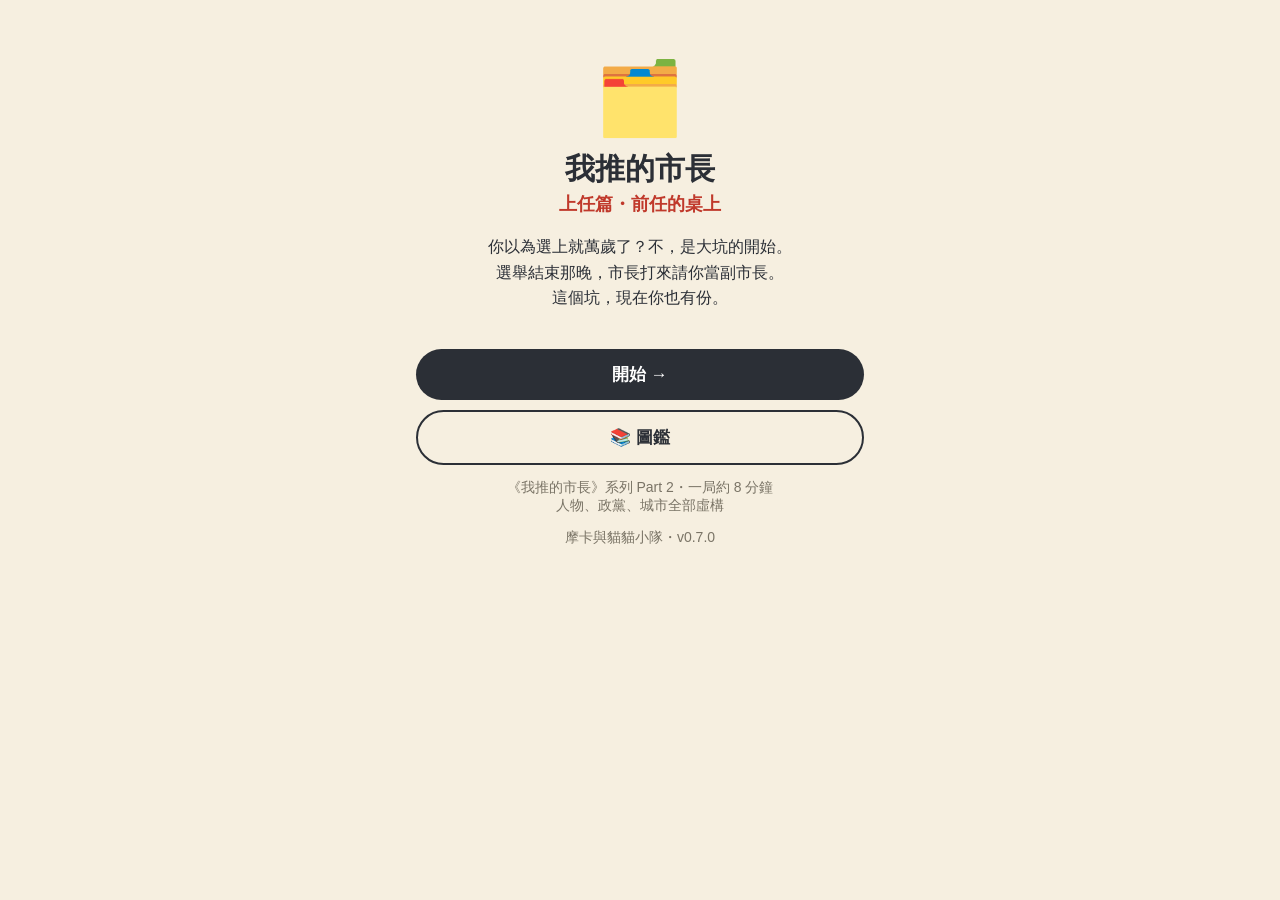
<file: index.html>
<!doctype html>
<html lang="zh-Hant">
<head>
<meta charset="utf-8">
<meta http-equiv="Cache-Control" content="no-cache">
<meta name="viewport" content="width=device-width, initial-scale=1, viewport-fit=cover">
<title>我推的市長：上任篇</title>
<meta name="description" content="你以為選上就萬歲了？不，是大坑的開始。《我推的市長》系列 Part 2。">
<link rel="stylesheet" href="style.css?v=0.7.0">
</head>
<body>
<div id="app"></div>
<script src="js/i18n.js?v=0.7.0"></script>
<script src="core/engine.js?v=0.7.0"></script>
<script src="careers/mayor-office/data.js?v=0.7.0"></script>
<script src="js/game.js?v=0.7.0"></script>
<!-- 匿名遊玩計數（GoatCounter，只記次數，不記個人資料）-->
<script data-goatcounter="https://catheroparty.goatcounter.com/count" async src="https://gc.zgo.at/count.js"></script>
</body>
</html>
</file>
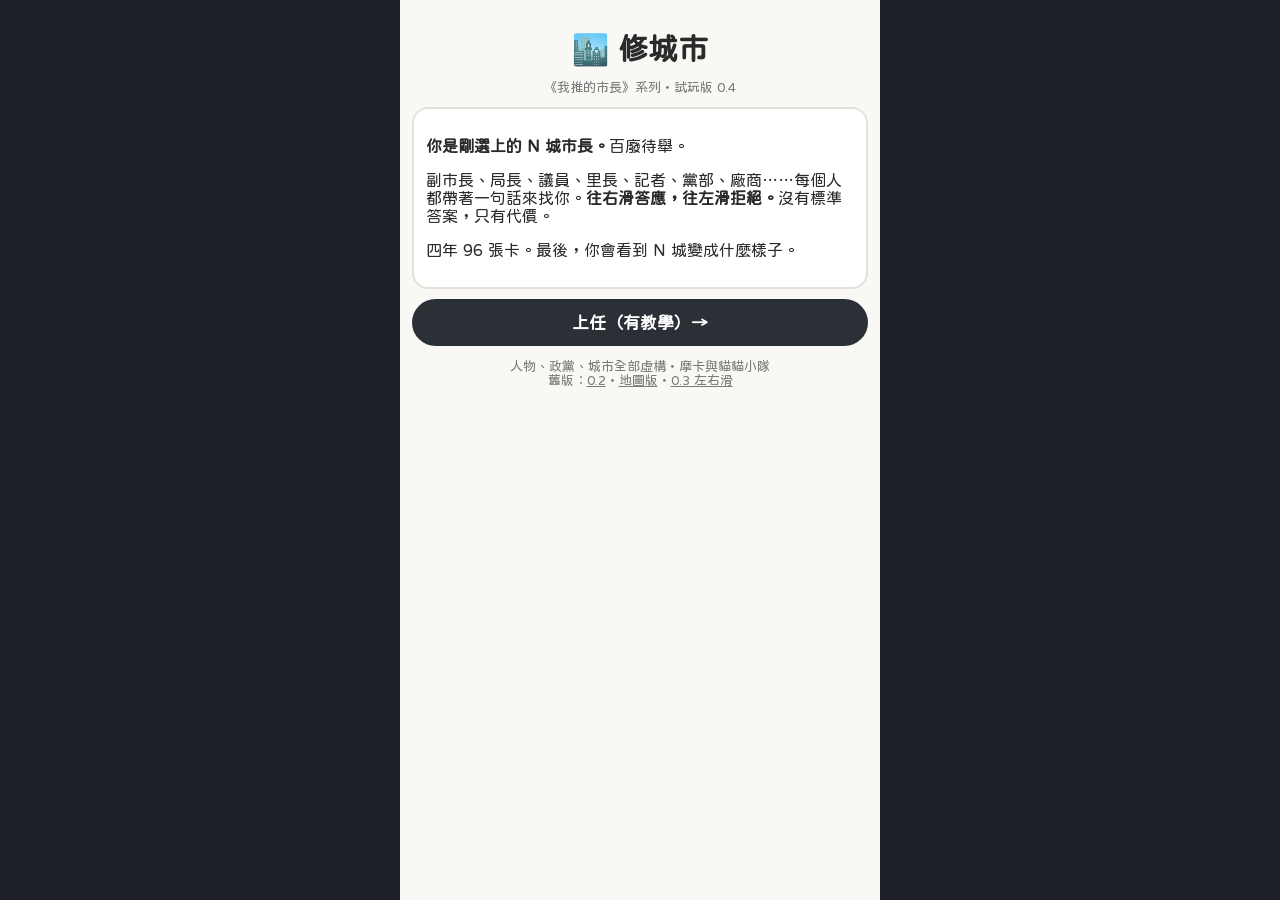
<file: fires/index.html>
<!doctype html>
<html lang="zh-Hant">
<head>
<meta charset="utf-8">
<meta http-equiv="Cache-Control" content="no-cache">
<meta name="viewport" content="width=device-width, initial-scale=1, viewport-fit=cover, user-scalable=no">
<title>修城市（試玩版）</title>
<link rel="preconnect" href="https://fonts.googleapis.com">
<link rel="preconnect" href="https://fonts.gstatic.com" crossorigin>
<link href="https://fonts.googleapis.com/css2?family=Huninn&display=swap" rel="stylesheet">
<style>
/* 配色、字型延續選戰篇 */
:root { --paper: #faf8f5; --ink: #2a2a2a; --muted: #7a7a7a; --room: #2b2f36; --red: #d93636; --gold: #e0a526; --green: #2e9e6a; --line: #e4e0da; --road: #d9d4cb; --blue: #5b8bd9; }
@font-face { font-family: 'ColorEmoji'; src: local('Apple Color Emoji'), local('Segoe UI Emoji'), local('Noto Color Emoji'); unicode-range: U+1F000-1FAFF, U+2600-27BF, U+2B00-2BFF, U+FE0F; }
* { box-sizing: border-box; -webkit-tap-highlight-color: transparent; }
html, body { margin: 0; background: #1d2026; color: var(--ink); font-family: 'ColorEmoji', 'Huninn', 'PingFang TC', 'Noto Sans TC', 'Microsoft JhengHei', sans-serif; overscroll-behavior: none; }
#app { max-width: 480px; margin: 0 auto; min-height: 100vh; background: var(--paper); padding: 8px 12px 16px; position: relative; overflow: hidden; }
button { font-family: inherit; cursor: pointer; }
h1 { text-align: center; margin: 24px 0 4px; font-size: 30px; }
h2 { margin: 6px 0; font-size: 20px; }
.muted { color: var(--muted); font-size: 13px; }
.center { text-align: center; }
.btn { display: block; width: 100%; border: 0; border-radius: 999px; padding: 14px; margin: 10px 0; font-size: 17px; font-weight: 700; background: var(--room); color: #fff; }
.btn.ghost { background: transparent; color: var(--ink); border: 2px solid var(--room); }
.card { background: #fff; border: 2px solid var(--line); border-radius: 16px; padding: 12px; margin: 10px 0; }
/* 指標：太高太低都會出事 */
.stats { display: grid; grid-template-columns: repeat(5, 1fr); gap: 6px; }
.st { text-align: center; font-size: 11px; position: relative; padding-top: 8px; }
.st .ic { font-size: 22px; line-height: 1; }
.st i { display: block; height: 8px; border-radius: 4px; background: #eee; overflow: hidden; margin: 3px 4px 0; position: relative; }
.st i b { display: block; height: 100%; transition: width .4s; }
.st i::before, .st i::after { content: ''; position: absolute; top: 0; bottom: 0; width: 15%; background: rgba(217,54,54,.13); z-index: 1; }
.st i::before { left: 0; } .st i::after { right: 0; }
.st.k i::before { display: none; }
.st .pv { position: absolute; top: 0; left: 50%; width: 8px; height: 8px; margin-left: -4px; border-radius: 50%; background: var(--room); opacity: 0; transition: opacity .15s; }
.st.on .pv { opacity: 1; }
.st.flash { animation: fl .6s; }
@keyframes fl { 50% { transform: scale(1.25); } }
.when { display: flex; align-items: center; gap: 8px; margin: 6px 0 4px; font-size: 13px; }
.when b { font-size: 15px; }
.when .sp { flex: 1; }
.tag { border: 0; background: #f0ece6; border-radius: 999px; padding: 4px 10px; font-size: 12px; color: var(--ink); }
/* 小地圖：N 城六區，答應的事會變漂亮，沒處理的越來越破 */
.mini { display: grid; grid-template-columns: repeat(3, 1fr); gap: 4px; background: var(--road); border-radius: 12px; padding: 4px; }
.mini > div { border-radius: 8px; padding: 2px 4px 3px; font-size: 10px; transition: filter .6s; }
.mini span { font-size: 17px; display: inline-block; position: relative; }
.mini span.broken { filter: grayscale(1) opacity(.55); }
.mini span.rot { filter: grayscale(1) brightness(.6); }
.mini span.work::after { content: '🏗️'; position: absolute; right: -5px; bottom: -3px; font-size: 9px; }
.mini span.fixed { animation: pop .8s; }
@keyframes pop { 50% { transform: scale(1.6); } }
/* 卡片 */
.stage { position: relative; height: 380px; margin-top: 10px; }
.cardx { position: absolute; inset: 0 8px; background: #fff; border: 3px solid var(--room); border-radius: 22px; padding: 16px 14px; text-align: center; touch-action: none; user-select: none; -webkit-user-select: none; box-shadow: 0 8px 0 rgba(0,0,0,.08); transition: transform .25s; display: flex; flex-direction: column; align-items: center; }
.cardx.drag { transition: none; }
.cardx.out { transition: transform .3s, opacity .3s; opacity: 0; }
.cardx.tut { border-color: var(--gold); }
.cardx img { width: 132px; height: 132px; border-radius: 50%; object-fit: cover; background: #f3e6d0; pointer-events: none; }
.cardx .who { font-weight: 800; margin-top: 6px; font-size: 15px; }
.cardx .txt { font-size: 18px; line-height: 1.55; margin-top: 10px; flex: 1; display: flex; align-items: center; }
.cardx .big { font-size: 96px; line-height: 132px; height: 132px; }
.choice { position: absolute; top: 12px; max-width: 46%; padding: 6px 10px; border-radius: 12px; font-weight: 800; font-size: 15px; background: var(--room); color: #fff; opacity: 0; transition: opacity .1s; pointer-events: none; }
.choice.l { right: 10px; } .choice.r { left: 10px; }
.timer { height: 6px; background: #eee; border-radius: 3px; overflow: hidden; width: 100%; margin-top: 6px; }
.timer b { display: block; height: 100%; background: var(--red); width: 100%; }
.under { position: absolute; inset: 10px 18px -6px; background: #ece7df; border-radius: 22px; z-index: -1; }
.btns { display: flex; gap: 8px; margin-top: 14px; }
.btns button { flex: 1; border: 2px solid var(--room); background: #fff; border-radius: 14px; padding: 10px 6px; font-size: 14px; font-weight: 700; color: var(--ink); min-height: 52px; }
.btns button:disabled { opacity: .3; }
.btns button.gray { border-style: dashed; }
.btns button.hl { background: var(--gold); border-color: var(--gold); }
.hint { text-align: center; font-size: 12px; color: var(--muted); margin-top: 6px; }
/* 彈出 */
.sheet { position: fixed; inset: 0; z-index: 20; background: rgba(0,0,0,.5); display: flex; align-items: flex-end; justify-content: center; }
.sheet .box { background: var(--paper); width: 100%; max-width: 480px; border-radius: 20px 20px 0 0; padding: 14px 14px calc(18px + env(safe-area-inset-bottom)); max-height: 88vh; overflow-y: auto; animation: up .25s; }
@keyframes up { from { transform: translateY(40px); opacity: 0; } }
.goal { display: flex; gap: 8px; align-items: center; padding: 6px 0; border-bottom: 1px dashed #eee; font-size: 14px; }
.toast { position: fixed; left: 50%; top: 110px; transform: translateX(-50%); background: var(--room); color: #fff; padding: 9px 14px; border-radius: 12px; font-size: 14px; z-index: 30; max-width: 92vw; animation: fade 2.6s forwards; pointer-events: none; text-align: center; }
@keyframes fade { 0%, 80% { opacity: 1; } 100% { opacity: 0; } }
/* 小遊戲 */
.mg { text-align: center; }
.doc { background: #fffdf7; border: 2px solid #d8cfbf; border-radius: 12px; padding: 14px; font-size: 16px; margin: 10px 0; min-height: 96px; text-align: left; line-height: 1.6; }
.doc small { color: var(--muted); display: block; }
.mgb { display: flex; gap: 10px; }
.mgb button { flex: 1; border: 0; border-radius: 14px; padding: 16px; font-size: 18px; font-weight: 800; color: #fff; }
.field { position: relative; height: 330px; background: #2b2f36; border-radius: 16px; margin: 10px 0; overflow: hidden; }
.q { position: absolute; border: 0; border-radius: 14px; padding: 8px 10px; font-size: 13px; max-width: 62%; animation: up .2s; }
.q.bad { background: #ffd7d7; } .q.ok { background: #d9ecff; }
.ending { text-align: center; }
.ending .bigE { font-size: 72px; }
.gal { display: grid; grid-template-columns: repeat(3, 1fr); gap: 6px; }
.gal div { background: #fff; border: 2px solid var(--line); border-radius: 12px; padding: 8px 4px; font-size: 12px; text-align: center; }
.gal div.no { opacity: .35; }
.gal b { display: block; font-size: 26px; }
/* 四年後的地圖 */
.endmap { display: grid; grid-template-columns: 1fr 1fr; gap: 6px; background: var(--road); border-radius: 16px; padding: 6px; margin: 10px 0; }
.endmap > div { border-radius: 12px; padding: 6px; text-align: left; font-size: 12px; }
.endmap b { font-size: 13px; }
.endmap .em { font-size: 22px; letter-spacing: 1px; margin: 2px 0; }
.endmap .em span { position: relative; display: inline-block; }
.endmap .em span.broken { filter: grayscale(1) opacity(.55); }
.endmap .em span.rot { filter: grayscale(1) brightness(.55); }
.endmap .em span.work::after { content: '🏗️'; position: absolute; right: -4px; bottom: -2px; font-size: 11px; }
.fin { display: grid; grid-template-columns: repeat(4, 1fr); gap: 6px; margin: 8px 0; }
.fin div { background: #fff; border: 2px solid var(--line); border-radius: 12px; padding: 6px 2px; font-size: 11px; text-align: center; }
.fin b { display: block; font-size: 18px; }
.post { text-align: left; border-top: 1px solid #eee; padding: 6px 0; font-size: 14px; }
.post b { font-size: 12px; color: #6b5a33; display: block; }
.ttl { font-size: 22px; font-weight: 800; margin: 6px 0; }
.list div { font-size: 14px; padding: 4px 0; border-bottom: 1px dashed #eee; text-align: left; }
</style>
</head>
<body>
<div id="app"></div>
<script>
// ==========================================================
// 修城市（試玩版 0.4）— 左右滑做決定的市長遊戲
// 一張卡＝一個來找市長的人＋一句話。沒有對錯，只有代價；四年 96 張卡一定打完。
// 摩卡與貓貓小隊
// ==========================================================
const $ = s => document.querySelector(s), app = $('#app');
const rnd = n => Math.floor(Math.random() * n), pick = a => a[rnd(a.length)], shuffle = a => a.slice().sort(() => Math.random() - .5);
const TERM = 96; // 一任四年：每兩張卡過一個月
const STATS = { p: ['😊', '民意'], c: ['🏛️', '議會'], m: ['💰', '財政'], y: ['🏙️', '城市'], k: ['🤫', '口袋'] };
const SAVE = 'cityswipe.v1';
let SV = (() => { try { return JSON.parse(localStorage.getItem(SAVE)) || {}; } catch (e) { return {}; } })();
SV.unlock = SV.unlock || []; SV.titles = SV.titles || []; SV.terms = SV.terms || 0;
const save = () => { try { localStorage.setItem(SAVE, JSON.stringify(SV)); } catch (e) {} };

// ---------- 會來找市長的人（民眾的聲音透過里長、1999 統計、民調、網路聲量、陳情現場）----------
const CH = {
  sec: ['幕僚小芸', 'npc_intern'], secgen: ['秘書長', 'npc_pundit'], yuki: ['阿雪姨・舊城區里長', 'npc_elder'],
  fang: ['方議員', 'C_m'], he: ['何議員', 'E_f'], gao: ['高議員', 'D_m'], speaker: ['議長', 'B_m'],
  zhou: ['周副市長', 'npc_councilor'], lin: ['林副市長', 'npc_director'], work: ['工務局長', 'npc_staff'], traffic: ['交通局長', 'npc_foreign'],
  civil: ['民政局長', 'F_f'], info: ['新聞處長', 'npc_volunteer'], fin: ['主計處長', 'B_f'], ethic: ['政風處長', 'npc_chief'], central: ['中央部會次長', 'D_f'],
  reporter: ['記者小葉', 'npc_reporter'], boss: ['廠商王董', 'npc_shady'], party: ['黨部主委', 'npc_donor'],
  // 解鎖角色
  metroCo: ['捷運公司董事長', 'F_m'], fire: ['消防局長', 'E_m'], grand: ['新里長小雪', 'C_f'], tour: ['觀光局長', 'D_m'], culture: ['文化局長', 'C_f']
};
const imgOf = (who, mood) => { const i = CH[who][1]; return i.startsWith('npc') ? `art/${i}.webp` : `art/${i}_${mood || 'flat'}.webp`; };

// ---------- N 城地圖（沿用 0.2）----------
const DIST = [{ id: 'old', n: '舊城區', c: '#f4d9b8' }, { id: 'river', n: '河濱區', c: '#cfe4f2' }, { id: 'tech', n: '科技園區', c: '#dcd6f2' }, { id: 'east', n: '東區商圈', c: '#f6d3d9' }, { id: 'hill', n: '山邊住宅區', c: '#d6ecd2' }, { id: 'port', n: '港灣區', c: '#d2ecec' }];
const SITES = {
  park: ['old', '🗑️', '🌳', '共融公園'], market: ['old', '🏚️', '🥬', '新市場'], pole: ['old', '🪵', '🚶', '暢通的人行道'],
  bike: ['river', '🚧', '🚲', '河濱自行車道'], sky: ['river', '🌁', '🌉', '夜間步道'], lamp: ['river', '💡', '🌟', '新路燈'],
  metro: ['tech', '🚇', '🚄', '捷運延伸線'], land: ['tech', '📜', '🏢', '大廠進駐'],
  dome: ['east', '🏗️', '🏟️', '巨型場館'], cross: ['east', '🚦', '🛣️', '順暢的路口'], scooter: ['east', '🛵', '🚸', '走得過的騎樓'],
  housing: ['hill', '🏚️', '🏘️', '社會住宅'], elder: ['hill', '🧓', '🏡', '長照據點'], lunch: ['hill', '🍱', '🍎', '熱騰騰的營養午餐'],
  stadium: ['port', '🏟️', '🏆', '不積水的體育場'], museum: ['port', '🏛️', '🎨', '青年基地']
};
const dn = id => DIST.find(d => d.id === id).n;

// ---------- 卡片：左右都有道理、都有代價 ----------
// L/R：[選項, 效果]。效果：p c m y k；f 旗標；fix [地方, 幾張卡後完工]；work 開工；q [卡片, 幾張卡後回來]；fn 自訂
// o.follow：只會被別張卡叫出來；o.rep：可重複（冷卻張數）；o.cond：出現條件；o.set：解鎖組；o.gray：灰色那一邊
const CARDS = {};
const C = (id, who, text, L, R, o = {}) => { CARDS[id] = { id, who, text, L, R, ...o }; };
const F = (id, who, text, L, R, o = {}) => C(id, who, text, L, R, { follow: 1, ...o });
const has = f => S.f[f];

// 教學
C('t1', 'sec', '市長早！往右滑＝答應。就職第一天，先去大廳跟同仁打招呼？', ['（往右滑）', {}], ['走吧', { p: 2 }], { tut: 'R' });
C('t2', 'sec', '往左滑＝拒絕。廠商送來一盒月餅，盒底好像有東西……', ['退回去', { c: -1 }], ['（往左滑）', {}], { tut: 'L' });
C('t3', 'sec', '每個選擇都有代價，沒有標準答案。拖著卡片先不要放，看看上面哪些會動。', ['好', { c: 1 }], ['好', { p: 1 }], { tut: 'any' });

// 阿雪姨的公園
C('a1', 'yuki', '市長，公園髒到狗都不想去，里民天天來問我。', ['排進明年預算', { p: -2, q: ['a2b', 7] , m: 3 }], ['這個月就整理', { m: -6, fix: ['park', 6], q: ['a2', 9] }]);
F('a2', 'yuki', '公園整理好了，阿嬤們每天去跳舞。可是晚上有人在那喝酒……', ['請警察加強巡邏', { m: -2, c: -1, f: 'yukiHappy' }], ['裝監視器', { m: -4, p: -1, f: 'yukiHappy' }], { mood: 'smile' });
F('a2b', 'yuki', '上次說明年，我帶了三百份連署來了。', ['預算真的排不進', { p: -3, q: ['a3b', 7] , m: 3 }], ['挪別的錢先做', { m: -5, y: -3, fix: ['park', 5], q: ['a2', 8] }]);
F('a3b', 'yuki', '我去找記者了，你自己看著辦。', ['讓她講', { p: -4 , m: 4 }], ['親自登門，挪錢先做', { m: -8, c: -2, fix: ['park', 6], q: ['a2', 9] }], { mood: 'sad' });
// 方議員：這次幫你、下次擋你
C('b1', 'fang', '河濱步道標案，我朋友的公司很優，給他做嘛。', ['照規矩投標', { c: -8, fix: ['sky', 10], q: ['b2no', 8] , p: 3 }], ['讓他來投，評審看著辦', { c: 10, k: 12, f: 'fangDeal', fix: ['sky', 7], q: ['b2yes', 6] }], { gray: 'R' });
F('b2no', 'fang', '你的追加預算，我們這一席很難支持喔。', ['那就不追加', { y: -4 , m: 4 }], ['下個案子給你朋友', { c: 10, k: 8 }], { gray: 'R' });
F('b2yes', 'boss', '市長，步道快好了，一點心意。', ['退回去', { c: -5 }], ['收下', { k: 15 }], { gray: 'R' });
C('b3', 'reporter', '河濱步道才啟用三個月就龜裂，聽說廠商跟方議員很熟？', ['無可奉告', { p: -4 , c: 3 }], ['我會徹查', { c: -12, k: -4 }], { cond: () => has('fangDeal') && S.site.sky === 'fixed' });
C('b4', 'fang', '上次你沒給我朋友做……這次預算我還是會投，條件是我選區的活動中心。', ['預算照優先順序', { c: -5 , m: 4 }], ['活動中心排進去', { m: -6, c: 6 }], { cond: () => S.n > 40 && !has('fangDeal') });
// 捷運
C('m1', 'traffic', '捷運延伸線卡在中央核定，要你親自去跑嗎？', ['讓局處去跑', { p: -1, q: ['m2', 10] , m: 2 }], ['我親自去', { m: -3, c: -2, q: ['m2', 5] }]);
F('m2', 'traffic', '核定了！但施工要封兩個車道三年，沿線店家會哭。', ['等配套好再開工', { p: -1, y: -2, q: ['m2', 9] , m: 4 }], ['開工', { p: -6, m: -12, work: 'metro', q: ['m3', 6] }]);
F('m3', 'civil', '沿線里長說：施工圍籬擋住店門，生意掉一半。', ['忍一下，通車就好', { p: -3, q: ['m4', 8] , m: 4 }], ['發施工補償金', { m: -8, c: -2, q: ['m4', 8] }]);
F('m4', 'traffic', '捷運快好了！要趕在選前通車嗎？', ['等安全測試跑完', { p: -2, c: -3, q: ['m5good', 5] }], ['選前通車', { p: 8, q: ['m5bad', 4], fix: ['metro', 0], f: 'metroDone' }]);
F('m5good', 'traffic', '測試跑完，如期通車，月台擠爆了。', ['搭第一班車', { p: 6, m: -2, fix: ['metro', 0], f: 'metroDone' }], ['讓局長去剪綵', { p: 3, c: 2, fix: ['metro', 0], f: 'metroDone' }], { mood: 'smile' });
F('m5bad', 'reporter', '通車第三天停駛兩小時，乘客被關在車廂裡。', ['怪包商', { p: -3, c: -3 }], ['市長公開道歉', { p: -3, c: -1 }]);
C('m6', 'civil', '民調：捷運站附近房價漲三成，年輕人搬走了。', ['市場機制', { y: 5, p: -3 }], ['在站旁蓋社宅', { m: -10, y: -3, p: 4 }], { cond: () => has('metroDone') });
// 副市長
C('z1', 'zhou', '剪綵我去就好，你那麼忙。', ['我自己去', { p: 3, c: -3 }], ['麻煩你了', { p: -3, c: 2, q: ['z2', 12] }]);
F('z2', 'zhou', '鄰市黨部找我去選市長，我想辭職。', ['留下來幫我', { c: 2, p: -1 }], ['祝你順利', { c: -5, p: 2 }]);
C('l1', 'lin', '營養午餐流標了，我覺得是中央的問題。', ['先跟中央要錢', { p: -2, q: ['l1b', 8] , m: 3 }], ['市府自己提高預算', { m: -6, fix: ['lunch', 5] }]);
F('l1b', 'central', '營養午餐補助？明年度再說。', ['那市府自己出', { m: -6, fix: ['lunch', 4] }], ['繼續爭取', { p: -5, c: 2 }]);
C('l2', 'lin', '紀念館只剩冷氣在上班，我想是前任的問題。', ['先放著', { y: -3, p: -1 , m: 4 }], ['改成青年基地', { m: -6, c: -2, fix: ['museum', 6] }]);
// 記者、局處
C('r1', 'reporter', '有人說你上任後都沒去過山邊住宅區？', ['行程都有公開', { p: -2 , m: 2 }], ['這週就去，順便看長照據點', { m: -5, c: -1, fix: ['elder', 7] }]);
C('r2', 'civil', '1999 結案率 98%，但里長說常常只回「已列管」。', ['維持結案率指標', { p: -2, c: 2 }], ['改看市民滿意度', { m: -2, c: -3, p: 2 }]);
C('w1', 'work', '人行道上的廢電線桿，五個單位互踢皮球。', ['照程序會辦', { p: -2 , c: 2 }], ['工務局先拆再說', { c: -4, fix: ['pole', 3] }]);
C('w2', 'work', '危老公寓要重建，有幾戶堅持不搬。', ['慢慢溝通', { y: -2, fix: ['housing', 16] , p: 2 }], ['強制拆除', { p: -10, fix: ['housing', 6] }]);
C('w3', 'work', '巨型場館的前任合約，解約要賠一大筆。', ['繼續協商', { y: -3, q: ['w3b', 10] , m: 3 }], ['付錢解約', { m: -18, fix: ['dome', 10] }]);
F('w3b', 'work', '協商有進展，廠商願意復工，但要追加預算。', ['條件再壓', { y: -2, fix: ['dome', 12] }], ['追加', { m: -8, c: -3, fix: ['dome', 8] }]);
C('w4', 'work', '工程來不及，要不要先掛布條「市府關心中」？', ['老實說還沒好', { p: -2 }], ['掛', { p: 4, y: -3 }], { gray: 'R', rep: 30 });
C('x1', 'traffic', '東區路口塞爆，要改成行人優先號誌嗎？', ['維持車流', { p: -2 , c: 2 }], ['改', { c: -3, m: -2, fix: ['cross', 4] }]);
C('x2', 'traffic', '騎樓被機車佔滿，要整頓嗎？店家一定反彈。', ['不要惹店家', { y: -3, c: 2 }], ['整頓', { p: -3, c: -3, fix: ['scooter', 4] }]);
C('x3', 'traffic', '河濱要補公共自行車站，會佔掉汽車格。', ['不補', { p: -1, y: -1 , m: 2 }], ['補', { c: -2, m: -3, fix: ['bike', 6] }]);
C('mk1', 'civil', '老市場漏水，攤商用臉盆接雨，里長來陳情。', ['明年再說', { p: -2, y: -2 , m: 4 }], ['改建，攤商先遷臨時市場', { m: -9, c: -2, fix: ['market', 10] }]);
// 議員、議長
C('h1', 'he', '我等一下質詢要拿道具，配合演一下嘛。', ['不陪你演', { c: -6 , p: 2 }], ['好啦', { c: 5, p: -3 }]);
C('h3', 'he', '你的工地我拍了一支影片，三百萬觀看喔。', ['不理他', { p: -2 }], ['請他來剪綵', { c: 6, p: -2 }], { cond: () => Object.values(S.site).includes('work') });
C('g1', 'gao', '體育場一啟用就積水，驗收是誰簽的？', ['前任簽的，依法辦理', { c: -4, p: -1 , m: 3 }], ['全部重查、重做', { m: -8, fix: ['stadium', 8] }]);
C('g2', 'gao', '地上權綁五十年，權利金低得離譜。', ['契約要尊重', { c: -6 , m: 2 }], ['重新談判', { y: -3, m: -2, fix: ['land', 10] }]);
C('g3', 'gao', '我查了一下，市府最近幾個標案很有意思。', ['議員想太多', { c: -8 }], ['請政風說明', { k: -10, p: -4 }], { cond: () => S.s.k >= 35 });
C('sp1', 'speaker', '議會大樓太舊了，市府補助一下修繕吧。', ['市庫很緊', { c: -8 , m: 4 }], ['補助', { m: -10, p: -2, c: 6 }]);
C('sp2', 'speaker', '市長，總質詢那天，可以不要請假嗎？', ['那天要去中央開會', { c: -6 }], ['我會到', { p: -2, m: -1, c: 4 }], { cond: () => S.n > 20 });
// 主計、政風、黨部
C('fn1', 'fin', '市庫吃緊，要不要調高停車費？', ['不要', { m: -4 , p: 2 }], ['調', { m: 10, p: -6 }], { cond: () => S.s.m < 40 });
C('fn2', 'fin', '今年有結餘，要不要發市民回饋金？', ['存起來', { p: -2 , c: 2 }], ['發', { m: -15, p: 7 }], { cond: () => S.s.m > 60 });
C('e2', 'secgen', '議員送來一張關說條子，要我們「協助」某工程。', ['交給政風', { c: -8 , p: 2 }], ['協助一下', { c: 8, k: 6 }], { gray: 'R' });
C('e3', 'zhou', '有個公股董事位子空著，給你的競選總幹事？', ['找專業的', { c: -4 , p: 2 }], ['好啊', { c: 5, k: 6, p: -3 }], { gray: 'R' });
C('pa1', 'party', '黨部推薦一位前輩當局長，很有經驗。', ['我自己找', { c: -8 , y: 2 }], ['好', { c: 8, y: -4 }]);
C('pa2', 'party', '選前要多剪綵，工程趕一下。', ['照進度', { c: -6 , y: 3 }], ['趕', { p: 6, y: -6 }], { cond: () => S.n > 50 });
C('pa3', 'party', '方議員連任很危險，他選區多排一點建設。', ['各區一視同仁', { c: -6 , m: 3 }], ['照辦', { c: 8, m: -6, p: -2 }]);
C('v1', 'boss', '路燈十年合約，我們可以續約，條件好談。', ['重新招標', { m: -6, y: -2, fix: ['lamp', 6] , p: 2 }], ['續約', { k: 15, y: -3, c: 2 }], { gray: 'R' });
C('v2', 'boss', '我們董事長想請市長吃個飯，就吃個飯。', ['不了', { c: -3 }], ['好啊', { k: 8, c: 4 }], { gray: 'R' });
C('v3', 'boss', '營養午餐又流標，我們可以「協助」，價格好說。', ['提高預算重招', { m: -7, fix: ['lunch', 5] }], ['交給你們', { k: 12, p: -3, fix: ['lunch', 3] }], { gray: 'R' });
// 民眾的聲音：1999 統計、民調、網路聲量、陳情現場（可以重複）
C('q1', 'civil', '這個月 1999 最多人抱怨的是：巷口路燈一直閃。', ['交給維修廠商排程', { p: -2 , m: 2 }], ['全面換 LED', { m: -6, y: 2 }], { rep: 30 });
C('q2', 'civil', '1999 第二名：樓下熱炒店油煙。', ['勸導就好', { p: -1 , c: 1 }], ['開罰', { c: -3, p: 1 }], { rep: 30 });
C('q3', 'traffic', '1999 抱怨公車過站不停，這個月第三百件。', ['請業者改善', { p: -1 , c: 1 }], ['扣業者補助', { c: -2, y: -1, p: 2 }], { rep: 30 });
C('q4', 'yuki', '里長聯名：同一條路，一年挖了四次。', ['管線單位各有權責', { p: -2 , m: 3 }], ['推路平專案', { m: -6, y: 3 }], { rep: 40 });
C('q5', 'civil', '1999：流浪貓變多了，有人餵有人罵。', ['交給里長協調', { p: -1 , m: 1 }], ['推 TNR 結紮', { m: -3, p: 2 }], { rep: 40 });
C('q6', 'yuki', '大雨過後，巷子積水到小腿。', ['這是百年大雨', { p: -3 , m: 4 }], ['加大排水', { m: -7, y: 3 }], { rep: 30 });
C('q7', 'civil', '1999：店家抱怨門口被畫紅線。', ['紅線照畫', { p: -1, y: 1 }], ['改限時停車', { y: -2, p: 1 }], { rep: 30 });
C('q8', 'info', '網路聲量報告：「路面坑洞」上了熱搜。', ['發新聞稿說明', { p: -2 , m: 3 }], ['全面補洞', { m: -6, p: 2 }], { rep: 30 });
C('q9', 'info', '網路聲量：名嘴說你的施政「只有剪綵」。', ['不回應', { p: -1 , c: 1 }], ['上節目解釋', { c: -3, p: 1 }], { rep: 30 });
C('q10', 'sec', '最新民調：你的滿意度掉了五個百分點。', ['民調參考就好', { p: -1 , m: 1 }], ['多跑基層行程', { c: -2, m: -2, p: 2 }], { rep: 30 });
C('q11', 'secgen', '市府前有人抗議，說要見市長。', ['請局長出去接陳情書', { p: -2 , c: 1 }], ['親自下去', { c: -2, p: 1 }], { rep: 30 });
// 季節（每年自己出現）
C('cny', 'sec', '春節要發福袋嗎？去年排隊排到馬路上。', ['不發', { p: -1 , m: 3 }], ['發', { p: 4, m: -5 }], { season: 2 });
C('typhoon', 'sec', '颱風今晚登陸，明天要不要放颱風假？快決定！', ['照常上班', { fn: () => typhoonRes(false) }], ['放假', { m: -3, fn: () => typhoonRes(true) }], { season: 8, timer: 10, timeout: { q: ['tyLate', 0] } });
F('tyLate', 'reporter', '凌晨四點才宣布颱風假，大家都已經出門了。', ['氣象一直在變', { p: -6 }], ['市長道歉', { p: -3, c: -2 }], { mood: 'sad' });
F('tyHit', 'reporter', '昨晚風雨超大，上班族在路上被吹倒……', ['我們有發布警報', { p: -7 }], ['市長公開道歉', { p: -3, c: -2 }], { mood: 'sad' });
F('tySun', 'info', '網路聲量：放颱風假結果大太陽，大家都去看電影了。', ['寧可保守', { p: -2 }], ['補發防災宣導', { m: -2 }]);
F('tyOk', 'fire', '判斷正確，昨晚風雨很大，沒有人受傷。', ['謝謝第一線同仁', { p: 4, f: 'typhoonOk' }], ['發加班費', { p: 2, m: -2, c: 2, f: 'typhoonOk' }], { mood: 'smile' });
C('budget', 'fin', '議會審總預算，方議員說要刪三成。', ['硬碰硬', { c: -8, fn: () => { if (S.s.c > 40) S.f.budgetOk = 1; } }], ['坐下來喬', { c: 5, m: -6, f: 'budgetOk' }], { season: 10 });
C('nye', 'culture', '跨年晚會要請誰？大牌的很貴。', ['在地樂團', { p: -1, m: -2, f: 'nyeOk' }], ['請天王', { m: -12, fn: () => { if (Math.random() < .55) { S.s.p += 8; S.f.nyeOk = 1; flash('天王一開口，全場大合唱。'); } else { S.s.p -= 3; pushQ('nyeBad', 0); } } }], { season: 12 });
F('nyeBad', 'reporter', '跨年散場交通大打結，捷運站排到凌晨兩點。', ['人太多了', { p: -2 }], ['明年加開接駁', { m: -3, c: -1 }]);
C('elect', 'party', '選舉到了，要不要用市府資源幫自己造勢？', ['公私分明', { c: -5 }], ['用', { p: 6, k: 10 }], { season: 9, year: 4, gray: 'R' });
// 指標太高太低：之後的卡變難、變多（不會直接結束）
const CRISIS = [
  ['c', v => v < 20, 'cr_c1'], ['c', v => v < 20, 'cr_c2'], ['c', v => v > 85, 'cr_c3'],
  ['p', v => v < 20, 'cr_p1'], ['p', v => v > 85, 'cr_p2'],
  ['m', v => v < 15, 'cr_m1'], ['m', v => v > 85, 'cr_m2'],
  ['y', v => v < 15, 'cr_y1'], ['y', v => v > 85, 'cr_y2'],
  ['k', v => v >= 60, 'cr_k1'], ['k', v => v >= 80, 'cr_k2']
];
F('cr_c1', 'speaker', '議會把總預算刪了兩成，工程款也凍結了。', ['接受刪減', { y: -5, m: 3 }], ['提覆議', { c: -4, p: 2 }], { mood: 'sad' });
F('cr_c2', 'fang', '你的追加預算，我們拒審。', ['去議會道歉', { p: -2, c: 8 }], ['用第二預備金硬做', { m: -8, c: -3 }]);
F('cr_c3', 'info', '名嘴說：議會成了市府的橡皮圖章。', ['議會自己會監督', { p: -2 }], ['請議員多質詢', { c: -8, p: 1 }]);
F('cr_p1', 'secgen', '罷免連署已經在街頭擺攤了。', ['不回應', { p: -1, c: -3 }], ['出來道歉、調整政策', { p: 7, c: -4, m: -4 }], { mood: 'sad' });
F('cr_p2', 'party', '黨中央想徵召你選更大的位子。', ['我要做滿任期', { c: -6 }], ['考慮看看', { p: -8, c: 4 }]);
F('cr_m1', 'fin', '市庫只剩一個月的薪水，發債還是砍預算？', ['發債', { m: 18, c: -6, p: -1 }], ['全面砍預算', { m: 15, y: -6, p: -4 }], { mood: 'sad' });
F('cr_m2', 'reporter', '市庫存了那麼多錢，路還是坑坑洞洞？', ['留給下一代', { p: -3 }], ['加碼建設', { m: -15, c: -3, y: 5 }]);
F('cr_y1', 'info', '外媒報導 N 城是「被遺忘的首都」。', ['外媒不了解', { p: -2 }], ['緊急啟動市容計畫', { m: -10, y: 8 }]);
F('cr_y2', 'civil', '民調：七成年輕人覺得 N 城住不起。', ['市場機制', { p: -3 }], ['加蓋社宅、租金補貼', { m: -12, y: -4, p: 5 }]);
F('cr_k1', 'ethic', '市長，有人把你的資料寄給檢調了。', ['沒在怕', { k: 5, p: -1 }], ['主動說明、退回', { k: -25, p: -8 }]);
F('cr_k2', 'secgen', '檢調一早到市府，帶走了你的電腦。', ['請律師', { p: -8, k: -30, f: 'caught' }], ['請假接受調查', { p: -10, c: -10, k: -30, f: 'caught' }], { mood: 'sad' });
// 解鎖後才會出現的人
C('u1', 'metroCo', '通車後運量破表，尖峰要加開班次嗎？', ['維持班距', { p: -2 }], ['加開', { m: -6, p: 3 }], { set: 'metro' });
C('u2', 'metroCo', '捷運公司想在站體開商場，可以賺錢。', ['站體就是站體', { m: -3 }], ['開', { m: 8, y: -2, p: -2 }], { set: 'metro' });
C('u3', 'fire', '下週有颱風，要不要先清水溝？', ['再看看', { p: -2 }], ['馬上清', { m: -4, y: 2 }], { set: 'typhoon' });
C('u4', 'grand', '阿嬤退休了，換我當里長！我想在公園辦市集。', ['先申請再說', { p: -1 }], ['市府幫你辦', { m: -3, c: -2, p: 3 }], { set: 'yuki', mood: 'smile' });
C('u5', 'tour', '觀光客變多了，要做雙語標示嗎？', ['用手機翻譯就好', { p: -1 }], ['做', { m: -4, y: 3 }], { set: 'fix5' });
C('u6', 'culture', '天王說明年跨年還想來，價錢可以談。', ['在地樂團就好', { p: -1 }], ['再請一次', { m: -10, p: 5 }], { set: 'nye' });
C('u7', 'ethic', '四年乾乾淨淨，廠商都知道不用送禮了。要寫成制度嗎？', ['不用，靠人就好', { c: 2 }], ['寫成制度', { c: -3, m: -2, y: 2 }], { set: 'clean', mood: 'smile' });
C('u8', 'speaker', '預算順利三讀，議會想要一個「府會聯繫平台」。', ['依法監督就好', { c: -4 }], ['好', { c: 5, p: -3 }], { set: 'budget' });
function typhoonRes(off) {
  const storm = Math.random() < .55;
  if (off === storm) pushQ('tyOk', 0); else if (off) pushQ('tySun', 0); else pushQ('tyHit', 0);
}

// ---------- 目標：每任三個，達成解鎖新角色 ----------
const GOALS = {
  metro: ['🚄', '讓捷運延伸線通車', () => has('metroDone'), '捷運公司董事長'],
  typhoon: ['🌀', '颱風夜判斷正確', () => has('typhoonOk'), '消防局長'],
  yuki: ['🌳', '讓阿雪姨笑一次', () => has('yukiHappy'), '新里長小雪'],
  fix5: ['🏗️', '修好 5 個地方', () => Object.values(S.site).filter(v => v === 'fixed').length >= 5, '觀光局長'],
  budget: ['📑', '總預算順利三讀', () => has('budgetOk'), '議長的新卡'],
  nye: ['🎆', '辦一場不出包的跨年', () => has('nyeOk'), '文化局長的新卡'],
  clean: ['🧼', '四年口袋乾淨（30 以下）', () => S.n >= TERM && S.s.k < 30 && !has('caught'), '政風處長的新卡']
};
// ---------- 稱號（只在第四年結束時給）----------
const fixedN = () => Object.values(S.site).filter(v => v === 'fixed').length;
const TITLES = [
  ['caught', '🚔', '被約談的市長', () => has('caught')],
  ['deep', '🤫', '口袋很深的市長', () => S.s.k >= 50],
  ['builder', '👷', '工地市長', () => fixedN() >= 16],
  ['rubber', '🤝', '府會一家親', () => S.s.c >= 85],
  ['fight', '🔥', '天天跟議會吵架', () => S.s.c <= 20],
  ['pretty', '🏙️', '城市很美，房價也很美', () => S.s.y >= 80],
  ['loved', '🌤️', '好感度市長', () => S.s.p >= 70],
  ['spend', '💸', '把錢花光的市長', () => S.s.m <= 15],
  ['miser', '🏦', '守財市長', () => S.s.m >= 85],
  ['ribbon', '✂️', '剪綵市長', () => has('metroDone') && S.s.y < 50],
  ['ribbon2', '🚄', '捷運市長', () => has('metroDone') && S.s.p >= 50],
  ['judge', '🌀', '颱風判官', () => has('typhoonOk')],
  ['patch', '🧩', '修修補補市長', () => true]
];
const COMMENTS = [
  [() => has('metroDone') && S.s.y >= 75, '捷運通了，但整個科技園區沒人住得起'],
  [() => has('caught'), '剪綵照片很好看，可惜後來都出現在社會版'],
  [() => S.s.k >= 50, '城市怎樣不知道，市長倒是過得不錯'],
  [() => S.s.c <= 20, '四年都在跟議會吵架，到底有沒有在做事'],
  [() => S.s.c >= 85, '議會什麼都通過，這樣真的好嗎'],
  [() => S.s.m <= 15, '錢花光了，下一任要哭了'],
  [() => S.s.m >= 85, '存了一堆錢，我家門口的路還是坑坑洞洞'],
  [() => has('metroDone'), '捷運終於通了，雖然晚了一點'],
  [() => fixedN() >= 12, '四年修好的東西，比前面十年還多'],
  [() => Object.values(S.site).filter(v => v === 'rot').length >= 3, '很多地方比四年前還破'],
  [() => Object.values(S.site).filter(v => v === 'work').length >= 3, '整座城市都在施工，圍籬比樹還多'],
  [() => S.s.p >= 70, '說真的，這個市長不錯'],
  [() => S.s.p <= 30, '四年很快，終於過了'],
  [() => true, '有修好的、也有還在蓋的，N 城比四年前好一點']
];
const USERS = ['捷運通勤的阿凱', '早餐店阿姨', '貓奴工程師', '外送員小陳', '退休國文老師', '三寶媽在線上', '里長的頭號粉絲', '熬夜的研究生', '咖啡店店長', '公車司機老張'];

// ---------- 狀態 ----------
let S;
function newGame(tut, keep) {
  S = { n: 0, s: { p: 50, c: 50, m: 50, y: 30, k: 0 }, f: {}, used: {}, q: [], site: {}, fixQ: [], tut: tut ? 1 : 0, mg: 0, recent: [], cr: {},
    goals: shuffle(Object.keys(GOALS)).slice(0, 3), term: 1, face: `art/A_${rnd(2) ? 'm' : 'f'}_`, log: [] };
  for (const k in SITES) S.site[k] = 'broken';
  if (keep) { S.s = { ...keep.s }; S.site = { ...keep.site }; S.term = keep.term + 1; S.face = keep.face; S.f = { cit: 0 }; S.fixQ = keep.fixQ.map(x => ({ id: x.id, at: Math.max(1, x.at - keep.n) })); }
  if (!S.tut) showGoals(true); else next();
}
const month = () => Math.floor(S.n / 2) % 12 + 1, year = () => Math.floor(S.n / 24) + 1;
const pushQ = (id, d) => S.q.push({ id, at: S.n + d });
function pickCard() {
  if (S.tut) return CARDS['t' + S.tut];
  const due = S.q.findIndex(x => x.at <= S.n);
  if (due >= 0) return CARDS[S.q.splice(due, 1)[0].id];
  // 指標太高太低：危機卡（冷卻 8 張）
  if (S.n > 4) for (const [k, test, id] of shuffle(CRISIS)) if (test(S.s[k]) && !(S.cr[id] && S.n - S.cr[id] < 8) && !(id === 'cr_k2' && has('caught'))) { S.cr[id] = S.n; return CARDS[id]; }
  // 季節卡：每月第一張
  if (S.n % 2 === 0) { const sc = Object.values(CARDS).find(c => c.season === month() && (!c.year || c.year === year()) && !S.used[c.id + ':' + year()]); if (sc) { S.used[sc.id + ':' + year()] = 1; return sc; } }
  // 打斷節奏：小遊戲
  if (S.n - S.mg >= 13 && S.n > 6 && S.n < TERM - 2) { S.mg = S.n; return { mini: (S.mgk = (S.mgk || 0) + 1) % 2 ? 'stamp' : 'mic' }; }
  const pool = Object.values(CARDS).filter(c => !c.tut && !c.season && !c.follow
    && (!c.set || SV.unlock.includes(c.set)) && (!c.cond || c.cond())
    && (c.rep ? !(S.used[c.id] && S.n - S.used[c.id] < c.rep) : !S.used[c.id]) && !S.recent.includes(c.id) && !S.q.some(x => x.id === c.id));
  return pick(pool.length ? pool : [CARDS.q1, CARDS.q8, CARDS.q10, CARDS.q11]);
}
function apply(e) {
  if (!e) return {};
  const ch = {};
  for (const k in STATS) if (e[k]) { S.s[k] += e[k]; ch[k] = 1; }
  if (e.f) S.f[e.f] = 1;
  if (e.work && S.site[e.work] !== 'fixed') S.site[e.work] = 'work';
  if (e.fix) { const [id, d] = e.fix; if (S.site[id] !== 'fixed') { if (d === 0) fixNow(id); else if (!S.fixQ.some(x => x.id === id)) { S.site[id] = 'work'; S.fixQ.push({ id, at: S.n + d }); S.s.p -= 3; ch.p = 1; } } } // 施工期間的不便：先痛再甜
  if (e.q) pushQ(e.q[0], e.q[1]);
  if (e.fn) e.fn();
  return ch;
}
function fixNow(id) {
  if (S.site[id] === 'fixed') return;
  S.site[id] = 'fixed'; S.s.y += 6; S.s.p += 3; S.justFixed = id; S.fixQ = S.fixQ.filter(x => x.id !== id);
  flash(`✨ ${SITES[id][3]}完工了，${dn(SITES[id][0])}變漂亮了`);
}
// 時間往前走：每月稅收、工程完工、沒處理的地方越來越破
function tick() {
  S.n++;
  // 每個月：稅收進帳；民意、議會慢慢回到中間（大家會忘、新的會期）
  if (S.n % 2 === 0) { S.s.m += 2; for (const k of ['p', 'c']) S.s[k] += (50 - S.s[k]) * .06; }
  S.fixQ = S.fixQ.filter(x => { if (x.at <= S.n) { fixNow(x.id); return false; } return true; });
  if (S.n % 14 === 0) {
    const b = Object.keys(S.site).filter(k => S.site[k] === 'broken');
    if (b.length) { const id = pick(b); S.site[id] = 'rot'; S.s.y -= 4; S.s.p -= 2; flash(`💢 ${dn(SITES[id][0])}的${SITES[id][1]}越來越破，里長在臉書開罵`); }
  }
  for (const k in S.s) S.s[k] = Math.max(0, Math.min(100, S.s[k]));
}

// ---------- 畫面 ----------
function statsHtml() {
  return `<div class="stats">${Object.keys(STATS).map(k => { const v = S.s[k], danger = k === 'k' ? v >= 60 : (v <= 20 || v >= 85); return `<div class="st ${k}" data-st="${k}"><b class="pv"></b><div class="ic">${STATS[k][0]}</div><i><b style="width:${v}%;background:${danger ? 'var(--red)' : k === 'k' ? '#9a7bd1' : k === 'y' ? 'var(--blue)' : 'var(--green)'}"></b></i>${STATS[k][1]}</div>`; }).join('')}</div>`;
}
function miniHtml() {
  return `<div class="mini">${DIST.map(d => { const ks = Object.keys(SITES).filter(k => SITES[k][0] === d.id), ok = ks.filter(k => S.site[k] === 'fixed').length / ks.length;
    return `<div style="background:${d.c};filter:saturate(${.3 + ok * .9})">${d.n}<br>${ks.map(k => `<span class="${S.site[k] === 'fixed' ? 'ok' : S.site[k]}${S.justFixed === k ? ' fixed' : ''}">${S.site[k] === 'fixed' ? SITES[k][2] : SITES[k][1]}</span>`).join('')}</div>`; }).join('')}</div>`;
}
let CUR = null, timerId = null;
function next() {
  if (S.n >= TERM) return ending();
  const c = pickCard(); CUR = c;
  if (c.mini) return c.mini === 'stamp' ? stampGame() : micGame();
  if (!c.tut && !c.season && !c.follow) { S.used[c.id] = S.n || 1; S.recent = [c.id].concat(S.recent).slice(0, 6); }
  render();
}
function render() {
  const c = CUR;
  app.innerHTML = `${statsHtml()}
    <div class="when"><img src="${S.face}smile.webp" style="width:28px;height:28px;border-radius:50%" alt=""><b>第 ${year()} 年 ${month()} 月</b><span class="muted">${S.term > 1 ? `第 ${S.term} 任・` : ''}還有 ${TERM - S.n} 張</span><span class="sp"></span><button class="tag" id="goalsB">🎯 目標 ${S.goals.filter(g => GOALS[g][2]()).length}/3</button></div>
    ${miniHtml()}
    <div class="stage"><div class="under"></div><div class="cardx ${c.tut ? 'tut' : ''}" id="card">
      <span class="choice r" id="cr">${c.R[0]}</span><span class="choice l" id="cl">${c.L[0]}</span>
      <img src="${imgOf(c.who, c.mood)}" alt=""><div class="who">${CH[c.who][0]}</div><div class="txt">${c.text}</div>
      ${c.timer ? '<div class="timer"><b id="tb"></b></div>' : ''}</div></div>
    <div class="btns"><button id="L" ${c.tut === 'R' ? 'disabled' : ''} class="${c.gray === 'L' ? 'gray' : ''}">← ${c.L[0]}</button><button id="R" ${c.tut === 'L' ? 'disabled' : ''} class="${c.gray === 'R' ? 'gray' : ''}">${c.R[0]} →</button></div>
    <div class="hint">${c.tut === 'R' ? '👉 把卡片往右滑（或按右邊的按鈕）' : c.tut === 'L' ? '👈 把卡片往左滑' : c.tut ? '拖著卡片先不要放，看看上面哪個指標亮起來' : '往左或往右滑。拖著不放，可以看會動到哪些指標'}</div>`;
  S.justFixed = null;
  $('#goalsB').onclick = () => showGoals();
  $('#L').onclick = () => choose('L'); $('#R').onclick = () => choose('R');
  drag($('#card'));
  if (c.timer) {
    const t0 = Date.now(), T = c.timer * 1000;
    clearInterval(timerId);
    timerId = setInterval(() => { const left = 1 - (Date.now() - t0) / T; const tb = $('#tb'); if (!tb || CUR !== c) return clearInterval(timerId); tb.style.width = Math.max(0, left * 100) + '%'; if (left <= 0) { clearInterval(timerId); choose('T'); } }, 100);
  }
}
function preview(side) {
  document.querySelectorAll('.st').forEach(x => x.classList.remove('on'));
  if (!side) return;
  const e = CUR[side][1];
  for (const k in STATS) if (e[k]) document.querySelector(`.st.${k}`).classList.add('on');
  if (e.fix && !e.y) document.querySelector('.st.y').classList.add('on');
  if (e.fn) document.querySelector('.st.p').classList.add('on');
}
function drag(el) {
  let x0 = null, dx = 0;
  const cl = $('#cl'), cr = $('#cr');
  el.onpointerdown = e => { x0 = e.clientX; dx = 0; el.classList.add('drag'); el.setPointerCapture(e.pointerId); };
  el.onpointermove = e => {
    if (x0 === null) return; dx = e.clientX - x0;
    if (CUR.tut === 'R' && dx < 0) dx /= 4; if (CUR.tut === 'L' && dx > 0) dx /= 4;
    el.style.transform = `translateX(${dx}px) rotate(${dx / 18}deg)`;
    const side = dx > 25 ? 'R' : dx < -25 ? 'L' : null;
    cr.style.opacity = side === 'R' ? 1 : 0; cl.style.opacity = side === 'L' ? 1 : 0;
    preview(side);
  };
  el.onpointerup = el.onpointercancel = () => {
    if (x0 === null) return; x0 = null; el.classList.remove('drag');
    if (dx > 90 && CUR.tut !== 'L') return choose('R');
    if (dx < -90 && CUR.tut !== 'R') return choose('L');
    el.style.transform = ''; cr.style.opacity = 0; cl.style.opacity = 0; preview(null);
  };
}
function choose(side) {
  const c = CUR; if (!c || c.done) return; c.done = 1; clearInterval(timerId);
  const el = $('#card'); if (el) { el.classList.add('out'); el.style.transform = `translateX(${side === 'L' ? -420 : 420}px) rotate(${side === 'L' ? -20 : 20}deg)`; }
  const ch = apply(side === 'T' ? c.timeout : c[side][1]);
  if (/^q\d/.test(c.id) && side === 'R') S.f.cit = (S.f.cit || 0) + 1;
  if (c.tut) S.tut = c.tut === 'any' ? 0 : S.tut + 1;
  setTimeout(() => { delete c.done; if (c.tut === 'any') { tick(); showGoals(true); return; } if (!c.tut) tick(); next(); Object.keys(ch).forEach(k => { const x = document.querySelector(`.st.${k}`); if (x) x.classList.add('flash'); }); }, 260);
}
function flash(t) { const d = document.createElement('div'); d.className = 'toast'; d.textContent = t; document.body.appendChild(d); setTimeout(() => d.remove(), 2600); }
function sheet(html, after) { const d = document.createElement('div'); d.className = 'sheet'; d.innerHTML = `<div class="box">${html}</div>`; document.body.appendChild(d); after && after(d); return d; }
function showGoals(first) {
  sheet(`<h2>🎯 這一任的三個目標</h2>${first ? '<div class="muted">四年 96 張卡。達成目標會解鎖新角色，下一局就看得到。</div>' : ''}
    ${S.goals.map(g => `<div class="goal"><span style="font-size:22px">${GOALS[g][2]() ? '✅' : GOALS[g][0]}</span><span>${GOALS[g][1]}<br><small class="muted">解鎖：${GOALS[g][3]}${SV.unlock.includes(g) ? '（已解鎖）' : ''}</small></span></div>`).join('')}
    <div class="muted" style="margin-top:8px">沒有標準答案。指標太高或太低，之後的日子會比較難過。</div>
    <button class="btn" id="x">${first ? '開始 →' : '繼續'}</button>`, d => d.querySelector('#x').onclick = () => { d.remove(); if (first) next(); });
}

// ---------- 小遊戲：不當場打分，後果晚一點才冒出來 ----------
// 金額照市長層級：局長就能核定的（例：產業發展局 局長核定財物勞務 1,000 萬、工程 2,000 萬以上）不會到市長桌上；送到市長的多半是巨額採購（工程 2 億、財物 1 億、勞務 2,000 萬以上）或動用第二預備金的急件。來源見 NOTES
const DOCS = [['全市路燈汰換 LED 第二期，3.2 億元', ''], ['12 處里民活動中心整修統包，1.8 億元', ''], ['颱風前雨水下水道緊急清淤，動支第二預備金 8,000 萬元', 'urgent'], ['河濱公園整體改善工程，2.6 億元（附評選會議紀錄）', ''], ['國中小營養午餐食材聯合採購，年度契約 12 億元', ''],
  ['人行道改善工程 4.5 億元（附件明細合計：45 億元）', 'zero'], ['捷運站周邊美化工程 3 億元，附件：議員辦公室「建議」得標廠商名單', 'favor'], ['社會住宅統包工程 18 億元，招標文件（附件：無）', 'noatt'], ['局處首長出國考察 6 人，行程：購物三天', 'trip'], ['同一筆 2.4 億元工程款，第二次請款', 'twice']];
F('d_zero', 'gao', '三個月前你批的人行道工程，附件寫 45 億，我今天拿著那份公文開記者會。', ['承辦人打錯的', { c: -4, p: -2 }], ['市長負責、懲處', { p: -2, m: -2, c: 2 }]);
F('d_favor', 'reporter', '議員的關說條子被你批了「協助」，我們拿到照片。', ['只是轉交', { p: -3, k: 4 }], ['撤回、移送政風', { c: -8, p: -1 }]);
F('d_noatt', 'work', '那個沒附件的標案，廠商做到一半說「圖不對」。', ['追加預算', { m: -8 }], ['重新發包', { y: -4, p: -2 }]);
F('d_trip', 'reporter', '局處出國考察，三天都在購物，照片流出來了。', ['行程是旅行社排的', { p: -3 }], ['追回旅費、記過', { c: -4, p: -1 }]);
F('d_twice', 'fin', '上次重複請款的錢，廠商不肯還。', ['打官司', { m: -3, c: -2 }], ['算了', { m: -8 }]);
F('d_urgent', 'yuki', '你退回的清淤急件還在補資料，結果大雨巷子淹了。', ['依法要補資料', { p: -3 }], ['特准先辦', { m: -4, c: -2 }], { mood: 'sad' });
F('d_late', 'secgen', '上次沒批完的公文，在各局處旅行了兩個月。', ['流程本來就這樣', { p: -2 }], ['推公文電子化', { m: -5, c: -1 }]);
function stampGame() {
  const docs = shuffle(DOCS).slice(0, 5), did = []; let i = 0, fin = false;
  const t0 = Date.now(), T = 15000;
  const draw = () => {
    if (i >= docs.length) return done();
    app.innerHTML = `${statsHtml()}<div class="mg"><h2>📑 公文快速批</h2><div class="muted">15 秒，桌上 5 份公文（${i + 1}/5）</div><div class="timer"><b id="tb"></b></div>
      <div class="doc"><small>簽呈・${['工務局', '交通局', '社會局', '秘書處', '主計處'][i]}</small>${docs[i][0]}</div>
      <div class="mgb"><button style="background:var(--red)" id="no">退回</button><button style="background:var(--green)" id="yes">核可</button></div></div>`;
    $('#yes').onclick = () => { did.push([docs[i], 1]); i++; draw(); };
    $('#no').onclick = () => { did.push([docs[i], 0]); i++; draw(); };
  };
  const iv = setInterval(() => { const tb = $('#tb'); if (tb) tb.style.width = Math.max(0, 100 - (Date.now() - t0) / T * 100) + '%'; if (Date.now() - t0 > T) done(); }, 100);
  const done = () => {
    if (fin) return; fin = true; clearInterval(iv);
    let d = 4;
    for (const [doc, yes] of did) { const k = doc[1]; if (yes && k && k !== 'urgent') pushQ('d_' + k, d += 3 + rnd(4)); if (!yes && k === 'urgent') pushQ('d_urgent', d += 2); }
    if (did.length < docs.length) pushQ('d_late', d + 5);
    S.s.k += did.some(x => x[0][1] === 'favor' && x[1]) ? 4 : 0;
    sheet(`<h2>📑 你今天批了什麼</h2><div class="list">${did.map(([doc, yes]) => `<div>${yes ? '✅ 核可' : '↩️ 退回'}：${doc[0]}</div>`).join('')}${docs.slice(did.length).map(doc => `<div>⏳ 沒批到：${doc[0]}</div>`).join('')}</div><div class="muted" style="margin-top:6px">批了就是批了。之後會怎樣，再看看。</div><button class="btn" id="x">繼續</button>`, x => x.querySelector('#x').onclick = () => { x.remove(); tick(); next(); });
  };
  draw();
}
const QS = [['捷運什麼時候通？', 1], ['下週的行程方便說嗎？', 1], ['N 城的流浪貓怎麼辦？', 1], ['今天領帶哪裡買的？', 1], ['營養午餐會不會漲價？', 1],
  ['網傳你跟廠商吃飯？', 0], ['聽說你要選總統？', 0], ['方議員說你說謊？', 0], ['副市長是不是要跳槽？', 0]];
F('mic_hit', 'info', '網路聲量：記者會上你沒擋的那題，今天上了頭條。', ['不回應', { p: -2 }], ['再開一場說明', { p: -1, c: -2 }]);
F('mic_dodge', 'info', '網路聲量：你擋掉的那題其實很普通，大家說你不敢回答。', ['不回應', { p: -2 }], ['補一場聯訪', { c: -2, m: -1 }]);
function micGame() {
  const blocked = [], passed = []; let fin = false;
  const t0 = Date.now(), T = 10000;
  app.innerHTML = `${statsHtml()}<div class="mg"><h2>🎤 記者會</h2><div class="muted">10 秒。記者一直丟問題，點一下＝「這題不回答」</div><div class="timer"><b id="tb"></b></div><div class="field" id="fd"></div></div>`;
  const fd = $('#fd');
  const spawn = () => {
    if (fin) return;
    const q = pick(QS), b = document.createElement('button');
    b.className = 'q ' + (q[1] ? 'ok' : 'bad'); b.textContent = '市長，' + q[0];
    b.style.left = rnd(40) + '%'; b.style.top = rnd(80) + '%';
    b.onclick = () => { blocked.push(q); b.remove(); };
    fd.appendChild(b);
    setTimeout(() => { if (b.parentNode) { passed.push(q); b.remove(); } }, 1800);
  };
  const sp = setInterval(spawn, 700); spawn();
  const iv = setInterval(() => { const tb = $('#tb'); if (tb) tb.style.width = Math.max(0, 100 - (Date.now() - t0) / T * 100) + '%'; if (Date.now() - t0 > T) end(); }, 100);
  const end = () => {
    if (fin) return; fin = true; clearInterval(sp); clearInterval(iv);
    if (passed.some(q => !q[1])) pushQ('mic_hit', 3 + rnd(3));
    if (blocked.filter(q => q[1]).length >= 2) pushQ('mic_dodge', 6 + rnd(3));
    const u = a => [...new Set(a.map(q => q[0]))];
    sheet(`<h2>🎤 記者會結束</h2><div class="list"><div>🙊 你沒回答的：${u(blocked).join('、') || '沒有'}</div><div>🗣️ 你回答了的：${u(passed).join('、') || '沒有'}</div></div><div class="muted" style="margin-top:6px">明天的新聞會怎麼寫，再看看。</div><button class="btn" id="x">繼續</button>`, x => x.querySelector('#x').onclick = () => { x.remove(); tick(); next(); });
  };
}

// ---------- 四年後的 N 城 ----------
const word = (k, v) => k === 'k' ? (v >= 60 ? '滿到有人在查' : v >= 30 ? '有點鼓' : '乾乾淨淨') : v >= 85 ? '高到出事' : v >= 60 ? '不錯' : v >= 40 ? '普通' : v >= 20 ? '很差' : '谷底';
function ending() {
  clearInterval(timerId); CUR = null;
  const gotGoals = S.goals.filter(g => GOALS[g][2]()), newUnlock = gotGoals.filter(g => !SV.unlock.includes(g));
  SV.unlock = SV.unlock.concat(newUnlock);
  const titles = TITLES.filter(t => t[3]()), main = titles[0], newT = titles.filter(t => !SV.titles.includes(t[0]));
  SV.titles = SV.titles.concat(newT.map(t => t[0])); SV.terms++; save();
  const cms = COMMENTS.filter(c => c[0]()).map(c => c[1]), us = shuffle(USERS);
  const distLine = d => { const ks = Object.keys(SITES).filter(k => SITES[k][0] === d.id), st = ks.map(k => S.site[k]);
    const f = st.filter(x => x === 'fixed').length, r = st.filter(x => x === 'rot').length, w = st.filter(x => x === 'work').length;
    return f === ks.length ? '✨ 整區都變漂亮了' : f && r ? '🌗 有變漂亮的，也有更破的' : f > r && f >= w && f ? '🌤️ 變漂亮了' : w >= f && w > r && w ? '🏗️ 蓋到一半' : r ? '💢 比四年前更破' : '😐 還是老樣子'; };
  app.innerHTML = `<div class="ending"><h2>🗺️ N 城，四年後</h2>
    <div class="endmap">${DIST.map(d => { const ks = Object.keys(SITES).filter(k => SITES[k][0] === d.id), ok = ks.filter(k => S.site[k] === 'fixed').length / ks.length;
      return `<div style="background:${d.c};filter:saturate(${.3 + ok * .9})"><b>${d.n}</b><div class="em">${ks.map(k => `<span class="${S.site[k]}">${S.site[k] === 'fixed' ? SITES[k][2] : SITES[k][1]}</span>`).join('')}</div>${distLine(d)}</div>`; }).join('')}</div>
    <div class="fin">${['p', 'c', 'm', 'k'].map(k => `<div><b>${STATS[k][0]}${Math.round(S.s[k])}</b>${STATS[k][1]}<br>${word(k, S.s[k])}</div>`).join('')}</div>
    <div class="card"><div class="muted">你的稱號</div><div class="ttl">${main[1]} ${main[2]}${newT.some(t => t[0] === main[0]) ? ' 🆕' : ''}</div>${titles.length > 1 ? `<div class="muted">也是：${titles.slice(1, 4).map(t => t[1] + t[2]).join('、')}</div>` : ''}
      <div class="post"><b>${us[0]}</b>${cms[0]}</div>${cms[1] && cms[1] !== cms[0] ? `<div class="post"><b>${us[1]}</b>${cms[1]}</div>` : ''}</div>
    <div class="card" style="text-align:left">${S.goals.map(g => `<div class="goal"><span>${GOALS[g][2]() ? '✅' : '⬜'} ${GOALS[g][1]}${newUnlock.includes(g) ? `<br><small style="color:var(--green)">🔓 解鎖：${GOALS[g][3]}（下一局會出現）</small>` : ''}</span></div>`).join('')}</div>
    <button class="btn" id="run">要連任嗎？</button><button class="btn ghost" id="again">再來一次</button><button class="btn ghost" id="gal">📖 圖鑑</button></div>`;
  $('#run').onclick = election; $('#again').onclick = () => newGame(false); $('#gal').onclick = gallery;
}
function election() {
  const keep = { s: S.s, site: S.site, term: S.term, face: S.face, fixQ: S.fixQ, n: S.n };
  if (has('caught')) return sheet(`<h2>🚔 黨部不提名你</h2><div class="say card">你還在接受調查。黨部主委：「這次就先休息吧。」</div><button class="btn" id="x">再來一次</button>`, d => d.querySelector('#x').onclick = () => { d.remove(); newGame(false); });
  const win = S.s.p >= 50 || (S.s.p >= 40 && Math.random() < (S.s.p - 35) / 20);
  sheet(win ? `<h2>🎉 連任成功</h2><div class="card">開票那晚，你想起就職那天滿地圖的 🚧。第二任開始，N 城照現在的樣子接著修。</div><button class="btn" id="x">第 ${S.term + 1} 任開始 →</button>`
    : `<h2>🧳 沒選上</h2><div class="card">大家想換人試試看。你在市府的最後一天，阿雪姨送來一盒鳳梨酥。</div><button class="btn" id="x">再來一次</button>`, d => d.querySelector('#x').onclick = () => { d.remove(); win ? newGame(false, keep) : newGame(false); });
}
function gallery() {
  sheet(`<h2>📖 圖鑑</h2><div class="muted">稱號 ${SV.titles.length}/${TITLES.length}</div><div class="gal">${TITLES.map(t => `<div class="${SV.titles.includes(t[0]) ? '' : 'no'}"><b>${SV.titles.includes(t[0]) ? t[1] : '❓'}</b>${SV.titles.includes(t[0]) ? t[2] : '？？？'}</div>`).join('')}</div>
    <h2 style="margin-top:14px">解鎖的角色 ${SV.unlock.length}/${Object.keys(GOALS).length}</h2><div class="gal">${Object.keys(GOALS).map(k => `<div class="${SV.unlock.includes(k) ? '' : 'no'}"><b>${GOALS[k][0]}</b>${SV.unlock.includes(k) ? GOALS[k][3] : GOALS[k][1]}</div>`).join('')}</div>
    <button class="btn" id="x">關閉</button>`, d => d.querySelector('#x').onclick = () => d.remove());
}

// ---------- 標題 ----------
function title() {
  app.innerHTML = `<h1>🏙️ 修城市</h1><p class="center muted">《我推的市長》系列・試玩版 0.4</p>
    <div class="card"><p><b>你是剛選上的 N 城市長。</b>百廢待舉。</p><p>副市長、局長、議員、里長、記者、黨部、廠商……每個人都帶著一句話來找你。<b>往右滑答應，往左滑拒絕。</b>沒有標準答案，只有代價。</p><p>四年 96 張卡。最後，你會看到 N 城變成什麼樣子。</p></div>
    <button class="btn" id="go">${SV.terms ? '上任 →' : '上任（有教學）→'}</button>${SV.terms ? '<button class="btn ghost" id="tut">重看教學</button><button class="btn ghost" id="gal">📖 圖鑑</button>' : ''}
    <p class="center muted">人物、政黨、城市全部虛構・摩卡與貓貓小隊<br>舊版：<a href="v02.html" style="color:inherit">0.2</a>・<a href="v03map.html" style="color:inherit">地圖版</a>・<a href="v03.html" style="color:inherit">0.3 左右滑</a></p>`;
  $('#go').onclick = () => newGame(!SV.terms);
  if ($('#tut')) $('#tut').onclick = () => newGame(true);
  if ($('#gal')) $('#gal').onclick = gallery;
}
document.addEventListener('keydown', e => { if (!CUR || !$('#card')) return; if (e.key === 'ArrowLeft' && CUR.tut !== 'R') choose('L'); if (e.key === 'ArrowRight' && CUR.tut !== 'L') choose('R'); });
title();
</script>
</body>
</html>
</file>
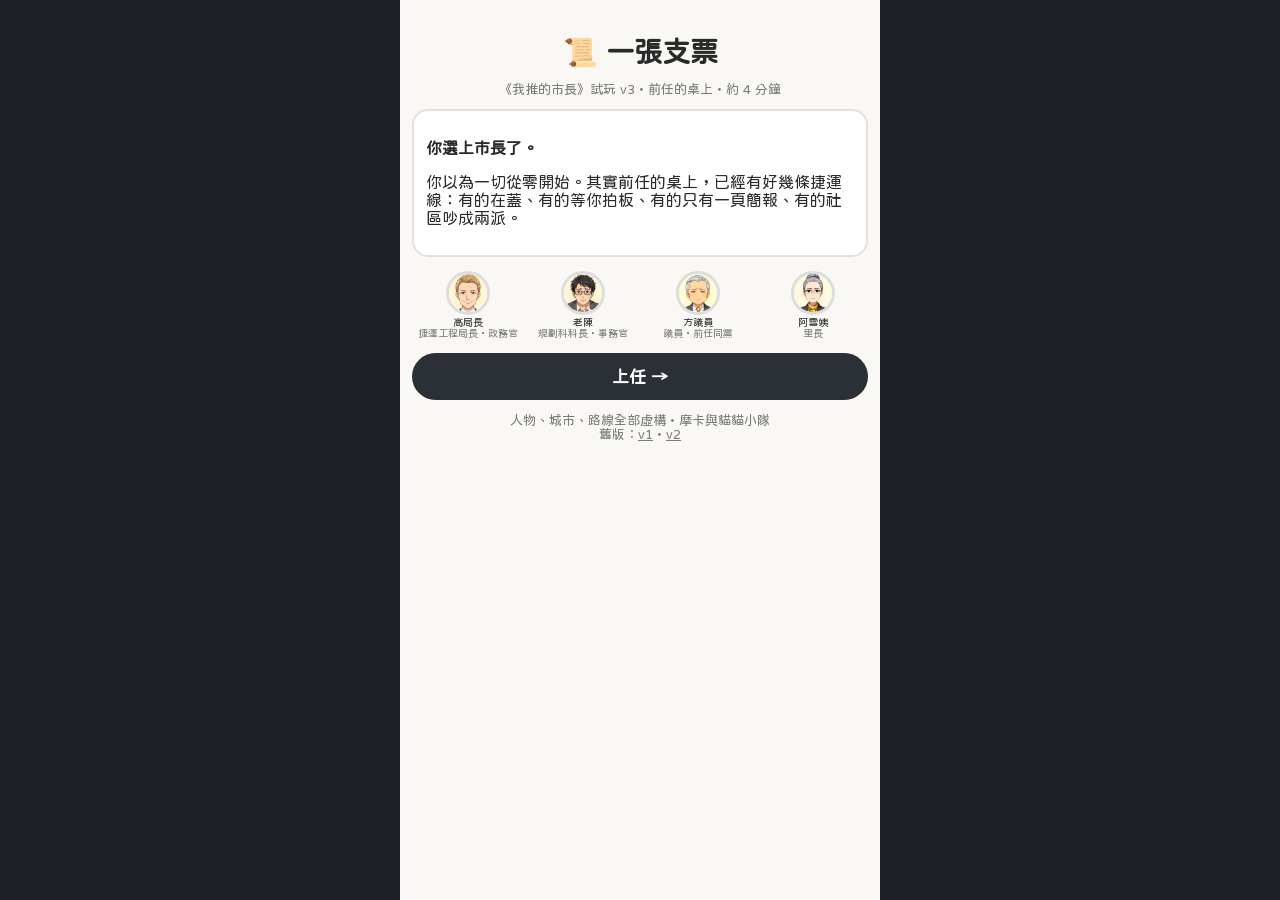
<file: promise/index.html>
<!doctype html>
<html lang="zh-Hant">
<head>
<meta charset="utf-8">
<meta http-equiv="Cache-Control" content="no-cache">
<meta name="robots" content="noindex, nofollow">
<meta name="viewport" content="width=device-width, initial-scale=1, viewport-fit=cover, user-scalable=no">
<title>一張支票（試玩 v3）</title>
<link rel="preconnect" href="https://fonts.googleapis.com">
<link rel="preconnect" href="https://fonts.gstatic.com" crossorigin>
<link href="https://fonts.googleapis.com/css2?family=Huninn&display=swap" rel="stylesheet">
<style>
/* 配色、字型延續選戰篇 */
:root { --paper: #faf8f5; --ink: #2a2a2a; --muted: #7a7a7a; --room: #2b2f36; --red: #d93636; --gold: #e0a526; --green: #2e9e6a; --line: #e4e0da; }
@font-face { font-family: 'ColorEmoji'; src: local('Apple Color Emoji'), local('Segoe UI Emoji'), local('Noto Color Emoji'); unicode-range: U+1F000-1FAFF, U+2600-27BF, U+2B00-2BFF, U+FE0F; }
* { box-sizing: border-box; -webkit-tap-highlight-color: transparent; }
html, body { margin: 0; background: #1d2026; color: var(--ink); font-family: 'ColorEmoji', 'Huninn', 'PingFang TC', 'Noto Sans TC', 'Microsoft JhengHei', sans-serif; overscroll-behavior: none; }
#app { max-width: 480px; margin: 0 auto; min-height: 100vh; background: var(--paper); padding: 8px 12px 16px; position: relative; overflow: hidden; }
button { font-family: inherit; cursor: pointer; }
h1 { text-align: center; margin: 28px 0 4px; font-size: 28px; }
h2 { margin: 6px 0; font-size: 20px; }
.muted { color: var(--muted); font-size: 13px; }
.center { text-align: center; }
.btn { display: block; width: 100%; border: 0; border-radius: 999px; padding: 14px; margin: 10px 0; font-size: 17px; font-weight: 700; background: var(--room); color: #fff; }
.btn.ghost { background: transparent; color: var(--ink); border: 2px solid var(--room); }
.card { background: #fff; border: 2px solid var(--line); border-radius: 16px; padding: 12px; margin: 10px 0; }
/* 支票進度：笑點在這裡 */
.promise { background: #fff; border: 2px dashed var(--room); border-radius: 14px; padding: 8px 10px; }
.promise .t { font-size: 12px; color: var(--muted); display: flex; justify-content: space-between; flex-wrap: wrap; gap: 2px 8px; }
.stage { font-size: 20px; font-weight: 800; margin: 2px 0; display: flex; align-items: center; gap: 8px; }
.stage .pd { font-size: 12px; color: #8a5a00; font-weight: 400; }
.ladder { display: flex; gap: 3px; margin-top: 4px; }
.ladder i { flex: 1; height: 6px; border-radius: 3px; background: #eee; }
.ladder i.ok { background: var(--green); } .ladder i.now { background: var(--gold); animation: bob 1s infinite; }
.next { font-size: 12px; color: var(--muted); margin-top: 3px; }
@keyframes bob { 50% { opacity: .5; } }
.stage.back { color: var(--red); animation: shake .5s; }
.stage.up { color: var(--green); animation: pop .6s; }
@keyframes shake { 25% { transform: translateX(-6px); } 75% { transform: translateX(6px); } }
@keyframes pop { 50% { transform: scale(1.12); } }
/* 人：記得你上次怎麼對他 */
.people { display: grid; grid-template-columns: repeat(4, 1fr); gap: 4px; margin-top: 8px; }
.pp { text-align: center; font-size: 10px; position: relative; }
.pp img { width: 44px; height: 44px; border-radius: 50%; object-fit: cover; background: #f3e6d0; border: 3px solid #ddd; }
.pp.g img { border-color: var(--green); } .pp.r img { border-color: var(--red); }
.pp .mf { position: absolute; top: -2px; right: 10px; font-size: 15px; }
.pp .tg { display: block; min-height: 13px; color: #8a5a00; }
.pp.hit { animation: pop .6s; }
.when { display: flex; justify-content: space-between; font-size: 12px; color: var(--muted); margin-top: 6px; }
/* 卡片 */
.stagebox { position: relative; height: 300px; margin-top: 8px; }
.cardx { position: absolute; inset: 0 6px; background: #fff; border: 3px solid var(--room); border-radius: 22px; padding: 14px 14px; text-align: center; touch-action: none; user-select: none; -webkit-user-select: none; box-shadow: 0 8px 0 rgba(0,0,0,.08); transition: transform .25s; display: flex; flex-direction: column; align-items: center; }
.cardx.drag { transition: none; }
.cardx.out { transition: transform .3s, opacity .3s; opacity: 0; }
.cardx img { width: 104px; height: 104px; border-radius: 50%; object-fit: cover; background: #f3e6d0; pointer-events: none; }
.cardx .who { font-weight: 800; margin-top: 6px; font-size: 14px; }
.cardx .who small { font-weight: 400; color: var(--muted); }
.cardx .txt { font-size: 18px; line-height: 1.55; margin-top: 8px; flex: 1; display: flex; align-items: center; }
.cardx.ev { border-color: var(--red); }
.choice { position: absolute; top: 12px; max-width: 46%; padding: 6px 10px; border-radius: 12px; font-weight: 800; font-size: 14px; background: var(--room); color: #fff; opacity: 0; transition: opacity .1s; pointer-events: none; }
.choice.l { right: 10px; } .choice.r { left: 10px; }
.btns { display: flex; gap: 8px; margin-top: 12px; }
.btns button { flex: 1; border: 2px solid var(--room); background: #fff; border-radius: 14px; padding: 8px 6px; font-size: 14px; font-weight: 700; color: var(--ink); min-height: 64px; line-height: 1.35; }
.btns button small { display: block; font-size: 11px; font-weight: 400; color: #8a5a00; margin-top: 3px; }
.react { position: fixed; left: 50%; bottom: 120px; transform: translateX(-50%); background: var(--room); color: #fff; border-radius: 16px; padding: 10px 14px; font-size: 15px; max-width: 88vw; z-index: 30; animation: rup .25s; display: flex; gap: 8px; align-items: center; }
.react img { width: 34px; height: 34px; border-radius: 50%; object-fit: cover; }
@keyframes rup { from { transform: translate(-50%, 16px); opacity: 0; } }
.toast { position: fixed; left: 50%; top: 6px; transform: translateX(-50%); padding: 9px 16px; border-radius: 12px; font-size: 16px; font-weight: 800; z-index: 31; animation: fade 1.8s forwards; pointer-events: none; color: #fff; }
.toast.up { background: var(--green); } .toast.back { background: var(--red); } .toast.mid { background: var(--room); }
@keyframes fade { 0%, 75% { opacity: 1; } 100% { opacity: 0; } }
/* 結局卡（要好截圖） */
.end { background: #fff; border: 3px solid var(--room); border-radius: 22px; padding: 16px 14px; margin-top: 10px; }
.end .big { font-size: 22px; font-weight: 800; margin: 4px 0; }
.line { display: flex; gap: 4px; align-items: center; justify-content: center; margin: 8px 0; font-size: 13px; }
.line b { width: 18px; height: 18px; border-radius: 50%; border: 3px solid var(--room); background: #fff; display: inline-block; }
.line b.cut { border-style: dashed; border-color: #bbb; }
.line i { width: 22px; height: 4px; background: var(--room); display: inline-block; }
.line i.cut { background: repeating-linear-gradient(90deg, #bbb 0 4px, transparent 4px 8px); }
.credit { display: flex; height: 22px; border-radius: 11px; overflow: hidden; margin: 6px 0 2px; font-size: 11px; color: #fff; }
.credit div { display: flex; align-items: center; justify-content: center; white-space: nowrap; overflow: hidden; }
.rows div { font-size: 14px; padding: 5px 0; border-bottom: 1px dashed #eee; text-align: left; }
.post { text-align: left; background: #f6f3ee; border-radius: 12px; padding: 8px 10px; font-size: 14px; margin-top: 10px; }
.post b { font-size: 12px; color: #6b5a33; display: block; }
/* v3：前任的桌上、多條線、關係後果 */
.desk { display: flex; flex-direction: column; gap: 4px; }
.lrow { display: grid; grid-template-columns: 1fr auto; gap: 2px 8px; align-items: center; font-size: 12px; }
.lrow b { font-size: 13px; }
.lrow .sit { font-size: 10px; color: var(--muted); }
.lrow .ladder { grid-column: 1 / 3; margin-top: 0; }
.lrow.cur b { color: #8a5a00; }
.bars2 { display: grid; grid-template-columns: 1fr 1fr; gap: 8px; margin-top: 6px; font-size: 12px; }
.bars2 i { display: block; height: 7px; border-radius: 4px; background: #eee; overflow: hidden; margin-top: 2px; }
.bars2 i b { display: block; height: 100%; transition: width .4s; }
.memo { background: #fff3f3; border: 2px solid #f1c0c0; color: #8a2a2a; border-radius: 10px; padding: 4px 8px; font-size: 12px; margin-bottom: 4px; width: 100%; }
.memo.fav { background: #f3f8ff; border-color: #bcd3f0; color: #2a4a7a; }
.cardx .ln { font-size: 11px; color: var(--muted); margin-top: 2px; }
.cardx .head { display: flex; gap: 10px; align-items: center; width: 100%; text-align: left; }
.cardx .head img { width: 56px; height: 56px; flex: none; }
.cardx .head .who { margin-top: 0; }
.stagebox { height: 250px; }
.folder { background: #fff8e8; border: 2px solid #e8d3a2; border-radius: 12px; padding: 10px; margin: 8px 0; text-align: left; font-size: 14px; }
.folder small { display: block; color: var(--muted); font-size: 12px; margin-top: 3px; }
.voice { position: fixed; left: 50%; bottom: 200px; transform: translateX(-50%); background: #fff; border: 2px solid var(--line); color: var(--ink); border-radius: 12px; padding: 6px 10px; font-size: 13px; max-width: 90vw; z-index: 29; animation: fade 2.2s forwards; pointer-events: none; }
.voice b { color: #6b5a33; font-size: 11px; display: block; }
.lineend { text-align: left; border-bottom: 1px dashed #eee; padding: 8px 0; font-size: 14px; }
.lineend small { display: block; color: var(--muted); font-size: 12px; }
.timeline { text-align: left; background: #f6f3ee; border-radius: 12px; padding: 8px 10px; font-size: 13px; margin-top: 8px; line-height: 1.7; }
.src { font-size: 11px; color: var(--muted); text-align: left; margin-top: 8px; line-height: 1.5; }
</style>
</head>
<body>
<div id="app"></div>
<script>
// ==========================================================
// 一張支票 v3（試玩）— 前任的桌上
// 上任時桌上有 2～3 條捷運線，各在不同階段；每張卡是一個有內容的兩難。
// 關係只記具體的事，之後一定在某張卡被提起、改變那張卡；結局只列真的影響過什麼。
// 卡片原型和真實出處：docs/promise-v3-cards.md
// 摩卡與貓貓小隊
// ==========================================================
const $ = s => document.querySelector(s), app = $('#app');
const rnd = n => Math.floor(Math.random() * n), pick = a => a[rnd(a.length)], shuffle = a => a.slice().sort(() => Math.random() - .5);
const ART = '../fires/art/';
const TURNS = 16; // 一個決定＝一季，四年 16 季

// ---------- 人 ----------
const P = {
  dir: { n: '高局長', role: '捷運工程局長・政務官', img: 'npc_foreign.webp', mind: '表面挺你，其實在看下一個位子' },
  chief: { n: '老陳', role: '規劃科科長・事務官', img: 'npc_staff.webp', mind: '在這裡待了 22 年，比你久' },
  coun: { n: '方議員', role: '議員・前任同黨', img: 'C_m_flat.webp', mind: '什麼都可以談，但會記帳' },
  li: { n: '阿雪姨', role: '里長', img: 'C_f_flat.webp', mind: '里民會不會被吵、會不會被徵收' }
};
const GUEST = { fin: { n: '主計處長', role: '市府管錢的人', img: 'B_f_flat.webp' }, central: { n: '交通部官員', role: '中央審查', img: 'D_f_flat.webp' }, reporter: { n: '記者小葉', role: '跑市政線', img: 'npc_reporter.webp' }, res: { n: '自救會會長', role: '沿線居民', img: 'E_m_flat.webp' }, nb: { n: '鄰市副市長', role: '跨市那段', img: 'F_m_flat.webp' }, epa: { n: '環評委員', role: '環評審查會', img: 'npc_pundit.webp' } };
const WHO = k => P[k] || GUEST[k];

// ---------- 前任的桌上：四種狀況（每局抽 2～3 種）----------
const LINES = {
  A: { n: '城西線', sit: '前任留下、已經在動工', stages: ['施工中', '追加預算', '完工測試', '通車'], yrs: [2, 1, 1, 0], start: '前任剪過綵的線，工地已經圍了五年。' },
  B: { n: '河岸線', sit: '這一任要拍板', stages: ['可行性研究', '中央核定', '綜合規劃', '環評和都市計畫', '動工'], yrs: [2, 1.5, 2, 1.5, 8], start: '路線、高架或地下、錢從哪來，都要你決定。' },
  C: { n: '北區線', sit: '前任說要做，只有一頁簡報', stages: ['一頁簡報', '整體路網評估', '可行性研究', '中央核定', '綜合規劃'], yrs: [1, 1.5, 2, 1.5, 2], start: '競選海報上畫得很漂亮。' },
  D: { n: '東區段', sit: '市區段，社區意見分裂', stages: ['環評和都市計畫', '用地取得', '議會預算和發包', '動工'], yrs: [2, 1.5, 1, 8], start: '核定了很多年，卡在經過老社區的那一段。' }
};

// ---------- 卡片（照 docs/promise-v3-cards.md）----------
// 選項：t 文字、adv 進度、pop 民意、money 財政、st 站數、grudge [人, 具體的事]、favor [人, 具體的事]、credit 人、flag、q [卡, 幾張後]、react [人, 一句話]、voice
// tags：budget（記恨的議員會在這裡卡你）、hearing（記恨的里長會帶人來）
const CARDS = {
  // A 已在動工
  A1: { line: 'A', who: 'fin', tags: ['budget'], text: '前任那條在蓋的線，料工雙漲，要追加一百多億。中央說要等修正計畫核定，才撥一部分。',
    L: { t: '送議會追加預算', q: ['A1b', 1], react: ['fin', '那就看議會了。'] },
    R: { t: '一站改「預留站」先不蓋', adv: 1, st: -1, q: ['A1r', 5], pop: -2, voice: ['脆', '我家那站變「預留站」？預留到什麼時候？'], react: ['fin', '帳是平了。那一站的里長會來找你。'] } },
  A1b: { line: 'A', who: 'coun', tags: ['budget'], text: '追加預算可以過。我選區的活動中心，也要排進去喔。',
    L: { t: '好，一起排', adv: 1, money: -6, favor: ['coun', '幫你把城西線追加預算喬過'], react: ['coun', '市長爽快。我記住了。'] },
    R: { t: '工程是工程，活動中心另案', grudge: ['coun', '你拒絕了他的活動中心'], q: ['A1c', 2], react: ['coun', '那就……慢慢審。'] } },
  A1c: { line: 'A', who: 'dir', tags: ['budget'], text: '追加預算卡在議會，城西線工地下個月要停工了。',
    L: { t: '再去議會協商', adv: 1, money: -6, pop: -1, react: ['coun', '早這樣不就好了。'] },
    R: { t: '動用第二預備金先撐', adv: 1, money: -14, voice: ['脆', '預備金是拿來救災的吧？'], react: ['fin', '預備金用完，颱風季就沒有了。'] } },
  A1r: { line: 'A', who: 'li', text: '我們的站呢？「預留站」是要預留到什麼時候？里民天天來問。',
    L: { t: '之後一定補', pop: -4, effect: '那一站的里長年年陳情', react: ['li', '「之後」是多久？'] },
    R: { t: '先蓋簡易站', money: -8, st: 1, react: ['li', '這還差不多。'] } },
  A2: { line: 'A', who: 'dir', text: '潛盾機隧道工地出事，一位工人受重傷。勞檢處要求事故工區停工。', serious: 1,
    L: { t: '全線停工總體檢', pop: 1, hold: 2, effect: '城西線延了半年，但之後沒人能翻這筆帳', react: ['dir', '我馬上安排。'] },
    R: { t: '只停事故工區，其他照進度', adv: 1, q: ['A2r', 4], react: ['dir', '其他工區照常。'] } },
  A2r: { line: 'A', who: 'reporter', text: '城西線又出事了。議會要市長親自到場專案報告，大家都在問上次為什麼沒全面檢查。', serious: 1,
    L: { t: '親自到議會報告', pop: -3, effect: '上次只停事故工區的決定被翻出來', react: ['coun', '市長終於來了。'] },
    R: { t: '讓局長去報告', pop: -6, effect: '被罵不敢面對', react: ['dir', '……我去。'] } },
  A3: { line: 'A', who: 'reporter', text: '城西線原本說好幾年前就要完工，現在又延。市民問：到底誰負責？',
    L: { t: '「這是前任的規劃」', grudge: ['coun', '你說延宕是前任的規劃'], react: ['coun', '（前任同黨的他，臉色很難看）'] },
    R: { t: '「我負責，公布新時程」', pop: -4, flag: 'promiseA', react: ['reporter', '新時程我記下來了喔。'] } },
  // B 這一任要拍板
  B4: { line: 'B', who: 'dir', text: '河岸線有兩案。A 走老社區，人多、運量高，但要拆不少房子；B 沿河濱，便宜又快，但車站離住家遠。',
    L: { t: 'A 案：走老社區', adv: 1, flag: 'routeA', q: ['B4a', 4], react: ['dir', '運量好看，但用地那關會很難。'] },
    R: { t: 'B 案：沿河濱', adv: 2, flag: 'routeB', effect: '快又便宜，但將來運量可能只有預估的六成', react: ['dir', '這樣快很多。'] } },
  B4a: { line: 'B', who: 'li', tags: ['hearing'], text: '河岸線要拆的那幾戶，說徵收價太低。說明會吵翻了。',
    L: { t: '多開兩場說明會', pop: 2, react: ['li', '至少你願意聽。'] },
    R: { t: '依法徵收', adv: 1, pop: -5, grudge: ['li', '你依法徵收了河岸線的拆遷戶'], voice: ['脆', '依法徵收阿伯住了五十年的房子？'], react: ['li', '依法？好，你給我記住。'] } },
  B5: { line: 'B', who: 'chief', text: '高架便宜一半、快三年，但沿線住戶窗外就是軌道。地下要穿過民宅底下，貴很多，還要補償被穿越的人。',
    L: { t: '高架', adv: 1, q: ['B5e', 3], react: ['chief', '那出土段要選好。'] },
    R: { t: '地下', adv: 1, money: -15, q: ['B5u', 3], react: ['chief', '那預算要先跟主計處講。'] } },
  B5e: { line: 'B', who: 'res', tags: ['hearing'], text: '出土段旁邊的住戶組了自救會，說施工振動和噪音會毀了他們的家。',
    L: { t: '加隔音牆、浮動道床', money: -6, pop: 1, react: ['res', '你要寫進契約裡。'] },
    R: { t: '照環評結論施工', adv: 1, pop: -4, grudge: ['li', '你沒理出土段的自救會'], react: ['li', '我們里的人都在看。'] } },
  B5u: { line: 'B', who: 'fin', text: '地下化太貴了。其他線的預算，要排到後面。',
    L: { t: '排就排', other: -1, effect: '排擠了其他線的預算，進度退了一格', react: ['fin', '我會跟其他局處說。'] },
    R: { t: '發債', money: 12, pop: -3, voice: ['脆', '市府又要舉債？'], react: ['coun', '議會會質詢你舉債喔。'] } },
  B6: { line: 'B', who: 'central', tags: ['budget'], text: '地方財力級次調整了。貴府的財務計畫，要重算自償率和中央補助比例。',
    L: { t: '照意見重算再送', q: ['B6ok', 3], react: ['chief', '重算要幾個月。'] },
    R: { t: '市府先自籌，不等', adv: 1, money: -12, pop: -1, react: ['fin', '其他建設要往後排了。'] } },
  B6ok: { line: 'B', who: 'central', text: '財務計畫重算後核定了，中央補助比例確定。',
    L: { t: '謝謝中央', adv: 1, react: ['chief', '這次快了。'] },
    R: { t: '開記者會宣布', adv: 1, pop: 2, react: ['dir', '記者會我來安排。'] } },
  B7: { line: 'B', who: 'nb', text: '河岸線跨到我們市的那段，我們想先做我們那一段。你們那段之後再說。',
    L: { t: '同意鄰市先做', cap: 2, q: ['B7l', 3], fx: 'cross', effect: '鄰市先動工，河岸線這段任期內最多推到綜合規劃', react: ['nb', '謝謝市長，我們動作會很快。'] },
    R: { t: '堅持全線一起', adv: -1, q: ['B7r', 3], fx: 'cross', effect: '中央以「地方意見不一致」擱置，退了一關', react: ['central', '兩市意見不同，我們先擱置。'] } },
  B7l: { line: 'B', who: 'li', text: '鄰市那段都動工了，我們這段呢？',
    L: { t: '下一任一定做', pop: -3, react: ['li', '又是下一任。'] },
    R: { t: '我去跟中央爭取', money: -3, pop: 1, react: ['li', '那你要記得。'] } },
  B7r: { line: 'B', who: 'central', text: '中央召集兩市協調。鄰市說他們的居民等不了了。',
    L: { t: '讓步，鄰市先做', adv: 1, cap: 3, fx: 'cross', effect: '鄰市先做，你這段晚一步', react: ['nb', '早就該這樣了。'] },
    R: { t: '繼續堅持', pop: -2, fx: 'cross', effect: '河岸線兩邊都沒動', react: ['central', '那就再說吧。'] } },
  // C 一頁簡報
  C8: { line: 'C', who: 'chief', text: '前任說要做的北區線，我們翻遍檔案，只找到一頁簡報。沒有路網評估，沒有運量推估。',
    L: { t: '從路網評估重來', adv: 1, q: ['C8l', 2], react: ['chief', '這才是正確的順序。'] },
    R: { t: '先開記者會宣布「啟動」', pop: 6, q: ['C8r', 4], react: ['dir', '記者會辦得很成功！'] } },
  C8r: { line: 'C', who: 'reporter', text: '交通部說北區線要先補整體路網評估。我們找到你那場「啟動」記者會的影片了。',
    L: { t: '承認順序錯了，補做', adv: 1, pop: -5, effect: '交通部退件，記者翻出你的「啟動」記者會影片', react: ['reporter', '市長很誠實。'] },
    R: { t: '「中央刁難」', pop: -3, effect: '記者連播三天', react: ['central', '我們只是照規定。'] } },
  C8l: { line: 'C', who: 'chief', text: '路網評估做好了，接著要做北區線的可行性研究。顧問公司說要一年。',
    L: { t: '照程序，一年就一年', adv: 1, hold: 2, react: ['chief', '市長很明理。'] },
    R: { t: '讓局長去催，記者會他講', adv: 1, credit: 'dir', react: ['dir', '交給我！'] } },
  C9: { line: 'C', who: 'coun', tags: ['budget'], text: '北區線經過我選區。車站要設在我服務處旁邊那個路口。',
    L: { t: '好，就設那裡', adv: 1, favor: ['coun', '北區線的站設在他服務處旁'], effect: '站設在他服務處旁，運量少了一點', react: ['coun', '地方會很感謝市長。'] },
    R: { t: '照運量規劃', grudge: ['coun', '你沒把站設在他服務處旁'], react: ['coun', '運量？好，運量。'] } },
  // D 社區分裂
  D9: { line: 'D', who: 'li', tags: ['hearing'], text: '我們社區一半的人要站，一半的人怕施工、怕樹被砍、怕老房子裂掉。',
    L: { t: '改走旁邊的大路', adv: 1, q: ['D9l', 3], react: ['li', '我們里是不吵了。隔壁那條路你自己處理。'] },
    R: { t: '照原路線，多開說明會', q: ['D9r', 3], pop: -1, voice: ['脆', '社區群組已經吵三天了'], react: ['li', '那我會把兩派的人都帶來。'] } },
  D9l: { line: 'D', who: 'res', tags: ['hearing'], text: '改線之後，另一條路的居民也組自救會了。',
    L: { t: '開說明會', pop: 1, react: ['res', '總算有人來聽了。'] },
    R: { t: '照計畫走', adv: 1, pop: -4, react: ['res', '我們會去議會陳情。'] } },
  D9r: { line: 'D', who: 'epa', text: '環評委員要求補充鄰損評估和樹木移植計畫。',
    L: { t: '照意見補件', adv: 1, hold: 1, react: ['chief', '補件要幾個月。'] },
    R: { t: '請議員去跟委員溝通', adv: 1, favor: ['coun', '幫你去跟環評委員溝通'], react: ['coun', '這個我熟。'] } },
  D10: { line: 'D', who: 'li', tags: ['hearing'], text: '機廠用地的地主組了自救會：「徵收價太低了。動工典禮那天，我們會去。」',
    L: { t: '改聯合開發，讓地主分回樓地板', adv: 1, money: -8, favor: ['coun', '幫你喬東區段的聯合開發'], react: ['coun', '這是我喬的喔。'] },
    R: { t: '依法一般徵收', adv: 1, pop: -4, grudge: ['li', '你一般徵收了機廠地主'], voice: ['脆', '動工典禮外面有一百個人在抗議'], react: ['li', '下次說明會，大家都會記得。'] } }
};
// 核心卡的出場順序
const CORE = { A: ['A1', 'A2', 'A3'], B: ['B4', 'B5', 'B6', 'B7'], C: ['C8', 'C9'], D: ['D9', 'D10'] };
// 人情回來討（不還就變記恨）
function collectCard(f) {
  if (f.who === 'coun') return { who: 'coun', collect: f, text: `上次我${f.what}，記得吧？這次有一站，要改設在我選區。`,
    L: { t: '好，改設', pop: -3, clear: 1, effect: '一站改設在他選區', react: ['coun', '市長講信用。'] },
    R: { t: '這個不行', toGrudge: 1, react: ['coun', '好，我記住了。'] } };
  return { who: f.who, collect: f, text: `上次的事，換你幫我一次：里民活動中心的冷氣，這個月要修好。`,
    L: { t: '好，馬上修', money: -3, clear: 1, react: ['li', '這才是好市長。'] },
    R: { t: '照程序排隊', toGrudge: 1, react: ['li', '照程序？好。'] } };
}
// 沒有特別的事時：審查和公文的日常（每條線現在那一關）
function routineCard(lk) {
  const ln = LINES[lk], st = ln.stages[S.lines[lk].stage];
  return pick([
    { line: lk, who: 'chief', text: `${ln.n}在「${st}」，審查委員要求補件，下次審查會排在兩個月後。`,
      L: { t: '照程序補件', adv: Math.random() < .5 ? 1 : 0, react: ['chief', '我們會補齊。'] },
      R: { t: '請局長去拜託提前排會', adv: 1, credit: 'dir', react: ['dir', '我來喬。'] } },
    { line: lk, who: 'dir', text: `${ln.n}「${st}」的報告，顧問公司說要再修一版。`,
      L: { t: '下週定稿，不准再改', adv: 1, pop: -1, react: ['chief', '（推了一下眼鏡）'] },
      R: { t: '到底卡在哪？我聽你說', adv: Math.random() < .6 ? 1 : 0, react: ['chief', '市長是第一個問我的。'] } }
  ]);
}

// ---------- 狀態 ----------
let S;
function newGame() {
  const keys = shuffle(['A', 'B', 'C', 'D']).slice(0, Math.random() < .7 ? 3 : 2);
  S = { n: 0, pop: 50, money: 50, lines: {}, order: keys, q: [], used: {}, rel: [], fx: [], flags: {}, turn: 0, last: null };
  keys.forEach(k => S.lines[k] = { stage: 0, stations: 5, hold: 0, cap: 99, core: CORE[k].slice() });
}
const when = () => { const n = Math.min(S.n, TURNS - 1), left = (TURNS - S.n) * 3; return `第 ${Math.floor(n / 4) + 1} 年・${'春夏秋冬'[n % 4]}　離選舉還有 ${left >= 12 ? Math.floor(left / 12) + ' 年' : ''}${left % 12 ? ' ' + left % 12 + ' 個月' : ''}`; };
const pushQ = (id, d, parent) => S.q.push({ id, at: S.n + d, parent });
const whenN = n => `第 ${Math.floor(n / 4) + 1} 年${'春夏秋冬'[n % 4]}`;
// 結局用的「你做了什麼 → 誰怎麼回應 → 結果」；同一件事（key 相同）接在同一條後面
function addFx(key, full, tail) { const e = key && S.fx.find(x => x.key === key); if (e) e.text += ' → ' + tail; else S.fx.push({ key, text: full }); }

function nextCard() {
  // 1. 之前的決定回來了
  const due = S.q.findIndex(x => x.at <= S.n && S.lines[CARDS[x.id].line]);
  if (due >= 0) { const x = S.q.splice(due, 1)[0]; return { ...CARDS[x.id], parent: x.parent }; }
  // 2. 人情回來討
  const f = S.rel.find(r => r.kind === 'favor' && !r.done && S.n - r.n >= 3);
  if (f && Math.random() < .6) return collectCard(f);
  // 3. 輪流看每條線的下一張卡
  for (let i = 0; i < S.order.length; i++) {
    const lk = S.order[(S.turn + i) % S.order.length], L = S.lines[lk];
    if (L.core.length) { S.turn = (S.turn + i + 1) % S.order.length; return { ...CARDS[L.core.shift()] }; }
  }
  // 4. 日常
  const lk = S.order[S.turn % S.order.length]; S.turn++;
  return routineCard(lk);
}

// ---------- 畫面 ----------
const face = k => ART + WHO(k).img;
function tags(k) { const t = []; S.rel.filter(r => r.who === k && !r.done).forEach(r => t.push(r.kind === 'grudge' ? '😠記恨' : r.kind === 'favor' ? '🤝欠' : '🎖️搶功')); return [...new Set(t)].join(' '); }
function topBar(cur) {
  return `<div class="promise"><div class="t"><span>📂 前任的桌上</span><span>${when()}</span></div>
    <div class="desk">${S.order.map(k => { const ln = LINES[k], L = S.lines[k]; return `<div class="lrow ${cur && cur.line === k ? 'cur' : ''}"><span><b>${ln.n}</b> <span class="sit">${ln.sit}</span></span><span>${L.stage >= ln.stages.length - 1 ? '✅ ' : '⏳ '}${ln.stages[L.stage]}${L.hold ? '（暫停）' : ''}</span><div class="ladder">${ln.stages.map((x, i) => `<i class="${i < L.stage ? 'ok' : i === L.stage ? 'now' : ''}"></i>`).join('')}</div></div>`; }).join('')}</div>
    <div class="bars2"><div>😊 民意 ${Math.round(S.pop)}<i><b style="width:${S.pop}%;background:${S.pop < 30 ? 'var(--red)' : S.pop < 45 ? 'var(--gold)' : 'var(--green)'}"></b></i></div><div>💰 財政 ${Math.round(S.money)}<i><b style="width:${Math.max(0, S.money)}%;background:${S.money < 20 ? 'var(--red)' : '#5b8bd9'}"></b></i></div></div></div>`;
}
let CUR = null;
function render() {
  if (S.n >= TURNS) return ending();
  const c = CUR = nextCard();
  // 關係後果：記恨的人在這張卡上出手（進度少一格）
  c.memo = null;
  // 記恨：同一條線優先、至少隔兩季；隔了五季還沒機會，就算到別條線上（寫清楚）
  const hits = r => r.kind === 'grudge' && !r.done && S.n - r.n >= 2 && ((r.who === 'coun' && (c.tags || []).includes('budget')) || (r.who === 'li' && (c.tags || []).includes('hearing')));
  const g = S.rel.find(r => hits(r) && r.line === c.line) || S.rel.find(r => hits(r) && S.n - r.n >= 5);
  if (g) {
    g.done = 1; const other = g.line !== c.line, lname = LINES[c.line] ? LINES[c.line].n : '';
    c.memo = { who: g.who, text: `${whenN(g.n)}你回他「${g.t}」${g.extra || ''}${other ? `，這次算到${lname}上` : ''}` };
    c.L = { ...c.L, adv: (c.L.adv || 0) - 1 }; c.R = { ...c.R, adv: (c.R.adv || 0) - 1 };
    S.fx.push({ text: `${whenN(g.n)}，你回${WHO(g.who).n}「${g.t}」${g.extra || ''} → ${whenN(S.n)}，他${g.who === 'coun' ? `在${lname}的預算上先凍結三成` : `帶了一車里民到${lname}的說明會`}${other ? '（把帳算到這條線）' : ''} → 進度少推一格` });
  }
  const tag = o => { const t = []; if (o.adv > 0) t.push('進度＋' + o.adv); if (o.adv < 0) t.push('進度退' + (-o.adv)); if (o.money) t.push('💰' + (o.money > 0 ? '+' : '') + o.money); if (o.pop > 0) t.push('民意＋'); if (o.pop < 0) t.push('民意－'); if (o.st < 0) t.push('少一站'); if (o.favor) t.push('欠' + WHO(o.favor[0]).n + '人情'); if (o.grudge) t.push('得罪' + WHO(o.grudge[0]).n); if (o.credit) t.push('功勞給' + WHO(o.credit).n); if (o.hold) t.push('要等'); return t.join('・'); };
  const ln = c.line ? LINES[c.line] : null;
  app.innerHTML = `${topBar(c)}
    <div class="stagebox"><div class="cardx ${c.collect || c.memo ? 'ev' : ''}" id="card"><span class="choice r">${c.R.t}</span><span class="choice l">${c.L.t}</span>
      ${c.memo ? `<div class="memo">😠 ${WHO(c.memo.who).n}記得：${c.memo.text}（這張進度少一格）</div>` : ''}${c.collect ? `<div class="memo fav">🤝 人情回來討了：${whenN(c.collect.n)}他${c.collect.what}</div>` : ''}
      <div class="head"><img src="${face(c.who)}" alt=""><div><div class="who">${WHO(c.who).n} <small>${WHO(c.who).role}</small></div>${ln ? `<div class="ln">📂 ${ln.n}・${ln.sit}</div>` : ''}</div></div><div class="txt">${c.text}</div></div></div>
    <div class="btns"><button id="L">← ${c.L.t}<small>${tag(c.L)}</small></button><button id="R">${c.R.t} →<small>${tag(c.R)}</small></button></div>
    ${S.n === 0 ? '<div class="muted center" style="margin-top:6px">往左或往右滑，或按按鈕。左右都說得通，也都有代價。</div>' : ''}`;
  $('#L').onclick = () => choose('L'); $('#R').onclick = () => choose('R');
  drag($('#card'));
}
function peek(k) {
  const rs = S.rel.filter(r => r.who === k && !r.done);
  const d = document.createElement('div'); d.className = 'react'; d.innerHTML = `<img src="${face(k)}" alt=""><span><b>${P[k].n}</b>：${P[k].mind}。${rs.length ? '記得：' + rs.map(r => r.what).join('；') : '目前對你沒有特別的記憶。'}</span>`;
  document.body.appendChild(d); setTimeout(() => d.remove(), 2200);
}
function drag(el) {
  let x0 = null, dx = 0;
  const cl = el.querySelector('.choice.l'), cr = el.querySelector('.choice.r');
  el.onpointerdown = e => { x0 = e.clientX; dx = 0; el.classList.add('drag'); el.setPointerCapture(e.pointerId); };
  el.onpointermove = e => { if (x0 === null) return; dx = e.clientX - x0; el.style.transform = `translateX(${dx}px) rotate(${dx / 18}deg)`; cr.style.opacity = dx > 25 ? 1 : 0; cl.style.opacity = dx < -25 ? 1 : 0; };
  el.onpointerup = el.onpointercancel = () => { if (x0 === null) return; x0 = null; el.classList.remove('drag'); if (dx > 90) return choose('R'); if (dx < -90) return choose('L'); el.style.transform = ''; cr.style.opacity = 0; cl.style.opacity = 0; };
}
const USERS = ['捷運通勤的阿凱', '早餐店阿姨', '外送員小陳', '退休國文老師', '三寶媽在線上', '熬夜的研究生', '機車族日常', '公車司機老張'];
let busy = false;
function choose(side) {
  if (busy || !CUR) return; busy = true;
  const c = CUR, o = c[side];
  const el = $('#card'); el.classList.add('out'); el.style.transform = `translateX(${side === 'L' ? -420 : 420}px) rotate(${side === 'L' ? -20 : 20}deg)`;
  const now = S.n; S.n++;
  let msg = null, cls = 'mid';
  const pre = c.collect ? `${whenN(c.collect.n)}，${WHO(c.collect.who).n}${c.collect.what} → ${whenN(now)}，他來討人情，你選「${o.t}」`
    : c.parent ? `${whenN(c.parent.n)}，你選「${c.parent.t}」→ ${whenN(now)}，${WHO(c.who).n}來找你，你選「${o.t}」` : `${whenN(now)}，你選「${o.t}」`;
  const tail = `${whenN(now)}，${c.parent ? WHO(c.who).n + '來找你，' : ''}你選「${o.t}」`;
  if (o.pop) S.pop += o.pop * 2;
  if (o.money) S.money += o.money;
  if (o.flag) S.flags[o.flag] = 1;
  if (o.q) pushQ(o.q[0], o.q[1], { n: now, t: o.t, who: c.who });
  if (o.effect) addFx(o.fx, `${pre} → ${o.effect}`, `${tail} → ${o.effect}`);
  if (o.favor) S.rel.push({ who: o.favor[0], kind: 'favor', what: o.favor[1], n: now, t: o.t, line: c.line });
  if (o.grudge) S.rel.push({ who: o.grudge[0], kind: 'grudge', n: now, t: o.t, line: c.line });
  if (o.clear && c.collect) c.collect.done = 1;
  if (o.toGrudge && c.collect) { c.collect.done = 1; S.rel.push({ who: c.collect.who, kind: 'grudge', n: now, t: o.t, extra: `，沒還他${c.collect.what}的人情`, line: c.collect.line }); }
  const L = c.line && S.lines[c.line];
  if (L) {
    if (o.st) L.stations = Math.max(2, L.stations + o.st);
    if (o.cap) L.cap = o.cap;
    let adv = o.adv || 0;
    if (adv > 0 && L.hold) { L.hold--; adv = 0; msg = `${LINES[c.line].n}暫停中，這一季沒進度`; }
    if (o.hold) L.hold = o.hold;
    const max = Math.min(LINES[c.line].stages.length - 1, L.cap);
    const before = L.stage;
    L.stage = Math.max(0, Math.min(max, L.stage + adv));
    if (L.stage > before) {
      cls = 'up'; msg = `✅ ${LINES[c.line].n}：${LINES[c.line].stages[before]} → ${LINES[c.line].stages[L.stage]}`;
      // 功勞：被搶走的那一關，過關時民意不漲；前任的線，功勞是前任的
      if (o.credit) S.fx.push({ text: `${pre} → 高局長在記者會上說${LINES[c.line].n}「${LINES[c.line].stages[L.stage]}」是他推的 → 那一關過關，民意沒漲` });
      else S.pop += c.line === 'A' ? 1 : 4;
    } else if (L.stage < before) { cls = 'back'; msg = `↩️ ${LINES[c.line].n}退回：${LINES[c.line].stages[L.stage]}`; }
    else if (adv > 0 && L.stage >= max && L.cap < 99) msg = `${LINES[c.line].n}：鄰市那段先做，這段只能推到這裡`;
  }
  if (o.other) { const ok = S.order.filter(k => k !== c.line && S.lines[k].stage > 0); if (ok.length) { const k = pick(ok); S.lines[k].stage--; msg = `↩️ 預算被排擠：${LINES[k].n}退回「${LINES[k].stages[S.lines[k].stage]}」`; cls = 'back'; } }
  if (S.n % 4 === 0) S.money += 4; // 每年的預算
  S.pop = Math.max(0, Math.min(100, S.pop)); S.money = Math.max(-20, Math.min(100, S.money));
  const [rk, rt] = o.react || [c.who, '……'];
  const r = document.createElement('div'); r.className = 'react'; r.innerHTML = `<img src="${face(rk)}" alt=""><span><b>${WHO(rk).n}</b>：${rt}</span>`; document.body.appendChild(r);
  if (msg) { const t = document.createElement('div'); t.className = 'toast ' + cls; t.textContent = msg; document.body.appendChild(t); setTimeout(() => t.remove(), 1800); }
  if (o.voice) { const v = document.createElement('div'); v.className = 'voice'; v.innerHTML = `<b>${o.voice[0] === '1999' ? '📞 1999 陳情' : '🧵 脆上 ' + pick(USERS)}</b>${o.voice[1]}`; document.body.appendChild(v); setTimeout(() => v.remove(), 2200); }
  setTimeout(() => { r.remove(); busy = false; render(); }, 1400);
}

// ---------- 結局：每條線推到哪、真的影響過什麼、交棒剪綵 ----------
function ending() {
  CUR = null;
  const rank = n => ['你之後的下一任', '你之後第二任', '你之後第三任', '你之後第四任', '你之後第五任'][Math.min(4, n - 1)];
  const rows = S.order.map(k => {
    const ln = LINES[k], L = S.lines[k], last = ln.stages.length - 1, done = L.stage >= last;
    // 剩下的關卡照真實經驗值估年數；北區線的最後一關之後還有環評、用地、預算、動工到通車（約 12 年）
    const yrs = Math.round(ln.yrs.slice(L.stage).reduce((a, b) => a + b, 0) + (k === 'C' ? 12 : 0));
    let tl;
    if (k === 'A' && done) tl = `你任內通車了。典禮上司儀說：「感謝前任市長的遠見。」你站在第二排。`;
    else if (k === 'A') tl = `你卸任後 ${Math.max(1, yrs)} 年通車，剪綵的是${rank(1)}市長。`;
    else { const y = Math.max(1, yrs); tl = `你卸任後大約 ${y} 年通車，剪綵的是${rank(Math.ceil(y / 4))}市長。他說：「感謝歷任市長的努力。」`; }
    if (k === 'A' && S.flags.promiseA) tl += done ? '（你公布的新時程準時兌現，那段影片被翻出來加分。）' : '（你當年公布的新時程到了，記者重播了那段影片。）';
    if (k === 'B' && S.flags.routeB) tl += '通車後運量只有預估的六成，脆上叫它「河濱觀光線」。';
    return `<div class="lineend"><b>📂 ${ln.n}</b>　${done ? '✅' : '⏳'} 推到「${ln.stages[L.stage]}」<small>${ln.sit}・${L.stations < 5 ? `5 站剩 ${L.stations} 站・` : ''}${tl}</small></div>`;
  }).join('');
  const fx = S.fx.map(x => x.text);
  let cm;
  const reached = S.order.reduce((a, k) => a + S.lines[k].stage, 0);
  if (reached <= 2) cm = '四年過去了，桌上的卷宗還是那幾疊。';
  else if (fx.length >= 5) cm = '四年推了好幾關，也欠了一屁股人情、得罪了一堆人。';
  else if (S.pop >= 60) cm = '說真的，這任市長有在推。';
  else cm = '每一條都在動，每一條都還沒好。';
  app.innerHTML = `<div class="end center"><div class="muted">📂 前任的桌上，四年後</div><div class="big">你卸任了</div>
    ${rows}
    <div style="text-align:left;margin-top:10px;font-size:13px"><b>這四年真的影響過什麼</b></div>
    <div class="rows">${fx.length ? fx.map(x => `<div>• ${x}</div>`).join('') : '<div>沒有人卡你，也沒有人幫你。（這也很少見）</div>'}</div>
    <div class="rows"><div>😊 卸任時民意 ${Math.round(S.pop)}・💰 財政 ${Math.round(S.money)}${S.money < 0 ? '（舉債中）' : ''}</div></div>
    <div class="post"><b>🧵 脆上的評語</b>${cm}</div>
    <div class="src">真實世界的參考：一條捷運從核定到通車常常要 9～17 年；卡片的原型和出處列在 docs/promise-v3-cards.md。</div>
    <div class="muted" style="margin-top:8px">《我推的市長》試玩・摩卡與貓貓小隊</div></div>
    <button class="btn" id="again">再接一次前任的桌子</button>`;
  $('#again').onclick = () => { desk(); };
}

// ---------- 開場：前任的桌上 ----------
function desk() {
  newGame();
  app.innerHTML = `<h2 style="margin-top:18px">📂 前任的桌上</h2><p class="muted">你選上市長了。第一天進辦公室，桌上留著這幾疊卷宗：</p>
    ${S.order.map(k => `<div class="folder">📂 <b>${LINES[k].n}</b>・${LINES[k].sit}<small>${LINES[k].start}</small></div>`).join('')}
    <p class="muted">四年 16 季。每件事都有人帶著問題來找你，左右都說得通，也都有代價。誰記得你什麼，之後會回來。</p>
    <button class="btn" id="go">開始辦公 →</button>`;
  $('#go').onclick = render;
}
function title() {
  app.innerHTML = `<h1>📜 一張支票</h1><p class="center muted">《我推的市長》試玩 v3・前任的桌上・約 4 分鐘</p>
    <div class="card"><p><b>你選上市長了。</b></p><p>你以為一切從零開始。其實前任的桌上，已經有好幾條捷運線：有的在蓋、有的等你拍板、有的只有一頁簡報、有的社區吵成兩派。</p></div>
    <div class="people" style="margin:14px 0">${Object.keys(P).map(k => `<div class="pp"><img src="${face(k)}" alt=""><br>${P[k].n}<br><span class="muted" style="font-size:10px">${P[k].role}</span></div>`).join('')}</div>
    <button class="btn" id="go">上任 →</button><p class="center muted">人物、城市、路線全部虛構・摩卡與貓貓小隊<br>舊版：<a href="v1.html" style="color:inherit">v1</a>・<a href="v2.html" style="color:inherit">v2</a></p>`;
  $('#go').onclick = desk;
}
document.addEventListener('keydown', e => { if (!CUR) return; if (e.key === 'ArrowLeft') choose('L'); if (e.key === 'ArrowRight') choose('R'); });
title();
</script>
</body>
</html>
</file>
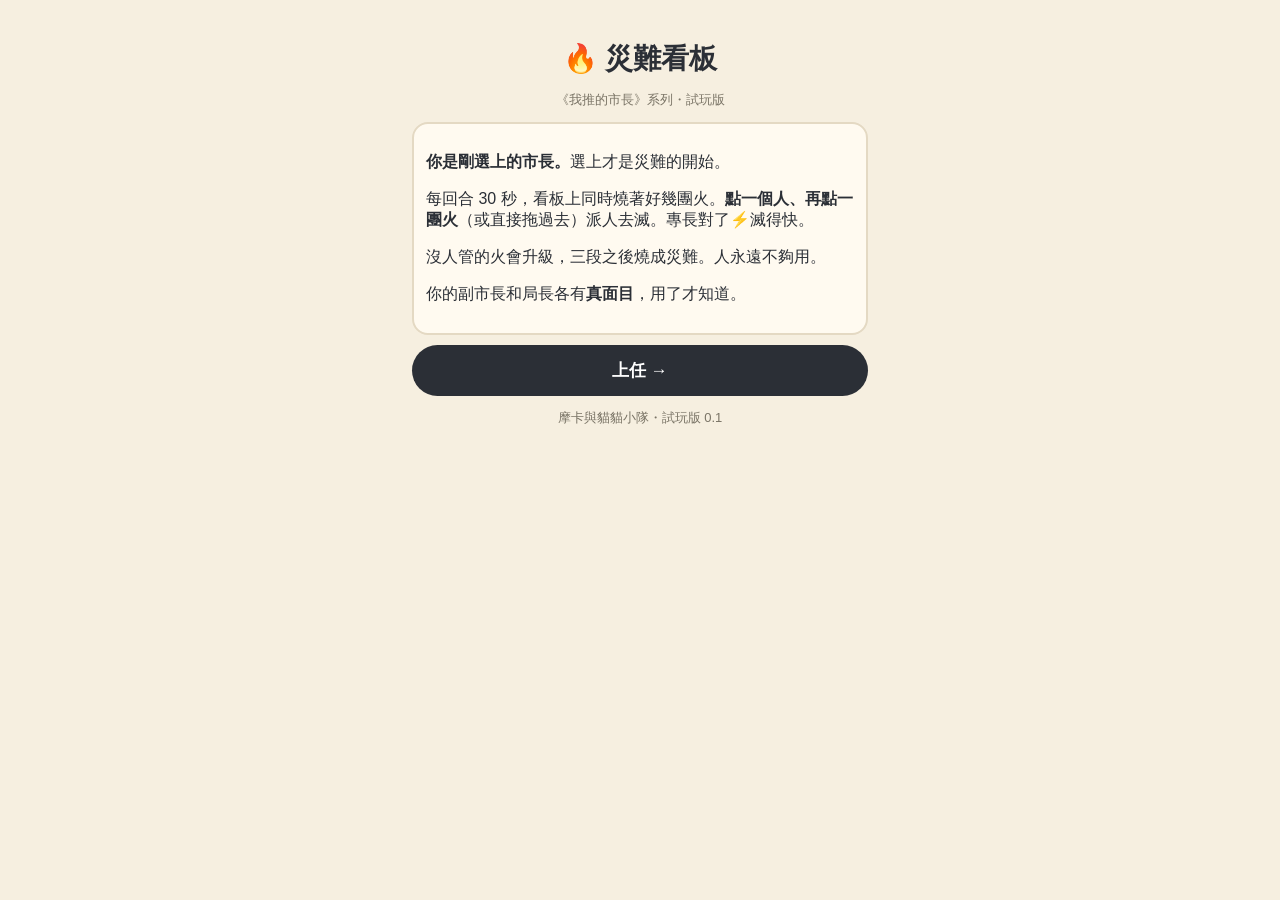
<file: fires/v01.html>
<!doctype html>
<html lang="zh-Hant">
<head>
<meta charset="utf-8">
<meta http-equiv="Cache-Control" content="no-cache">
<meta name="viewport" content="width=device-width, initial-scale=1, viewport-fit=cover, user-scalable=no">
<title>災難看板（試玩版）</title>
<style>
:root { --bg: #f6efe0; --ink: #2b2f36; --muted: #7a7466; --line: #e4d9c3; --grn: #2e8b57; --yel: #e0a526; --red: #c0392b; }
* { box-sizing: border-box; -webkit-tap-highlight-color: transparent; }
html, body { margin: 0; background: var(--bg); color: var(--ink); font-family: -apple-system, "PingFang TC", "Noto Sans TC", "Microsoft JhengHei", sans-serif; touch-action: manipulation; }
#app { max-width: 480px; margin: 0 auto; padding: 10px 12px 24px; min-height: 100vh; }
h1 { text-align: center; font-size: 28px; margin: 30px 0 6px; }
h2 { font-size: 20px; margin: 8px 0; }
.muted { color: var(--muted); font-size: 13px; }
.center { text-align: center; }
.btn { display: block; width: 100%; border: 0; border-radius: 999px; padding: 14px; margin: 10px 0; font-size: 17px; font-weight: 700; background: var(--ink); color: #fff; }
.btn.ghost { background: transparent; color: var(--ink); border: 2px solid var(--ink); }
.card { background: #fffaf0; border: 2px solid var(--line); border-radius: 16px; padding: 12px; margin: 10px 0; }
/* 頂部 */
.top { position: sticky; top: 0; z-index: 5; background: var(--bg); padding-bottom: 6px; }
.row { display: flex; align-items: center; gap: 8px; }
.round { font-weight: 800; }
.clock { margin-left: auto; font-weight: 800; font-size: 20px; }
.clock.low { color: var(--red); }
.stats { display: grid; grid-template-columns: repeat(3, 1fr); gap: 6px; margin-top: 6px; }
.st { font-size: 12px; text-align: center; }
.st .bar { height: 7px; background: #e4d9c3; border-radius: 4px; overflow: hidden; margin-top: 2px; }
.st .bar div { height: 100%; transition: width .3s; }
.hint { background: var(--ink); color: #fff; border-radius: 10px; padding: 7px 10px; font-size: 13px; font-weight: 700; margin-top: 6px; }
/* 火 */
.fires { display: flex; flex-direction: column; gap: 8px; margin: 8px 0 120px; }
.fire { position: relative; background: #fff; border: 2px solid #f0c9b8; border-radius: 14px; padding: 8px 10px; transition: transform .1s; }
.fire.lv2 { border-color: #e98c6a; background: #fff4ee; }
.fire.lv3 { border-color: var(--red); background: #ffe9e3; animation: pulse 1s infinite; }
.fire.pledge { border-color: #9fc6a8; background: #f1faf3; }
.fire.drop { transform: scale(1.03); box-shadow: 0 0 0 3px #ffd166; }
.fire.done { opacity: .5; }
@keyframes pulse { 50% { box-shadow: 0 0 0 3px rgba(192, 57, 43, .25); } }
.fire .t { font-weight: 700; font-size: 15px; }
.fire .need { font-size: 11px; color: var(--muted); }
.meters { display: flex; gap: 6px; margin-top: 5px; align-items: center; font-size: 11px; color: var(--muted); }
.m { flex: 1; height: 6px; background: #eee; border-radius: 3px; overflow: hidden; }
.m div { height: 100%; }
.m.heat div { background: #e98c6a; }
.m.time div { background: #7a6ba8; }
.m.prog div { background: var(--grn); }
.slots { display: flex; gap: 4px; margin-top: 5px; min-height: 30px; }
.chip { display: inline-flex; align-items: center; gap: 3px; background: #f3e6d0; border-radius: 999px; padding: 3px 8px; font-size: 12px; }
/* 團隊 */
.team { position: fixed; left: 0; right: 0; bottom: 0; background: #fffaf0; border-top: 2px solid var(--line); padding: 8px 10px 12px; z-index: 6; }
.team .in { max-width: 480px; margin: 0 auto; }
.people { display: grid; grid-template-columns: repeat(6, 1fr); gap: 4px; }
.p { border: 2px solid var(--line); background: #fff; border-radius: 12px; padding: 4px 2px; text-align: center; font-size: 22px; touch-action: none; user-select: none; }
.p small { display: block; font-size: 9px; color: var(--muted); line-height: 1.2; }
.p .sp { font-size: 9px; background: #e3e9f7; color: #33508f; border-radius: 6px; padding: 0 3px; }
.p.sel { border-color: var(--yel); background: #fff6df; }
.p.busy { opacity: .55; }
.p.off { opacity: .3; }
.locked { font-size: 10px; color: #a39b8a; margin-top: 4px; text-align: center; }
.ghost { position: fixed; pointer-events: none; font-size: 30px; z-index: 50; transform: translate(-50%, -50%); }
.toast { position: fixed; left: 50%; top: 90px; transform: translateX(-50%); background: var(--ink); color: #fff; padding: 8px 14px; border-radius: 12px; font-size: 13px; z-index: 40; max-width: 90vw; animation: fade 2.6s forwards; }
@keyframes fade { 0%, 80% { opacity: 1; } 100% { opacity: 0; } }
/* 結果 */
.story { font-size: 17px; line-height: 1.6; font-weight: 700; }
.log div { font-size: 14px; padding: 3px 0; }
.post { border-top: 1px solid #f0e8d8; padding: 6px 0; font-size: 14px; }
.post b { font-size: 12px; color: #6b5a33; display: block; }
.delta { font-size: 13px; margin-top: 6px; }
.delta span { margin-right: 10px; font-weight: 700; }
.up { color: var(--grn); } .down { color: var(--red); }
.member { display: flex; align-items: center; gap: 8px; padding: 6px 0; border-bottom: 1px solid #f0e8d8; font-size: 14px; }
.member .e { font-size: 24px; }
.member .x { margin-left: auto; border: 2px solid var(--red); color: var(--red); background: #fff; border-radius: 999px; padding: 4px 10px; font-size: 12px; font-weight: 700; }
.ending { text-align: center; }
.ending .big { font-size: 64px; }
</style>
</head>
<body>
<div id="app"></div>
<script>
// ==========================================================
// 災難看板（試玩版）— 你是剛選上的市長。選上才是災難的開始。
// 每回合 30 秒：點一個人、再點一團火（或直接拖過去），派人滅火。
// 摩卡與貓貓小隊
// ==========================================================
const $ = s => document.querySelector(s), app = $('#app');
const rnd = n => Math.floor(Math.random() * n), pick = a => a[rnd(a.length)];
const shuffle = a => a.slice().sort(() => Math.random() - .5);
const ROUNDS = 8, ROUND_SEC = 30;
const SPEED = +new URLSearchParams(location.search).get('speed') || 1; // 測試用：?speed=5 讓時間跑快一點
const DT = 0.1 * SPEED;
const LABELS = [ '第 1 年・就職', '第 1 年・春', '第 1 年・颱風季', '第 1 年・預算季', '第 2 年', '第 3 年・期中考', '第 4 年・選前半年', '連任前夕' ];
const SPECS = { eng: '工程', fin: '財務', cou: '議會', med: '媒體', soc: '社福', tra: '交通' };

// ---------- 火：每一家族有 3 段（沒人管就升級）----------
// need：需要的專長；heat：要花多少力氣；sec：倒數秒數；fx：滅掉／燒成災難的影響
const FIRES = [
  { id: 'metro', e: '🚇', need: 'tra', st: ['捷運延伸線又延期了', '通車典禮取消，紀念商品已經在賣', '議員要求捷運局長下台'] },
  { id: 'council', e: '🏛️', need: 'cou', st: ['議員在質詢台拍桌', '議會拒審總預算（政見全卡住）', '預算被刪 30 億'], blocks: 1 },
  { id: 'contract', e: '📜', need: 'fin', st: ['前任簽的十年合約爆了', '廠商說提前解約要賠一大筆', '議員質疑：分手費誰付？'] },
  { id: 'crisp', e: '🧵', need: 'med', st: ['脆上又在吵', '吵上熱搜第一', '名嘴開始連播三天'] },
  { id: 'lunch', e: '🍱', need: 'soc', st: ['營養午餐團膳流標', '家長群組炸了', '學生吃泡麵上了新聞'] },
  { id: 'elder', e: '🧓', need: 'soc', st: ['敬老卡加碼，錢不夠', '長輩在市府門口陳情', '「市長翻臉不認帳」上頭版'] },
  { id: 'museum', e: '🏛', need: 'fin', st: ['紀念館只剩冷氣在上班', '議員拍影片：上週只來 11 人', '監察院來函'] },
  { id: 'skywalk', e: '🌉', need: 'eng', st: ['天空步道封閉半年', '工地只有一台怪手在睡覺', '「怪手睡覺」變成迷因'] },
  { id: 'stadium', e: '🏟️', need: 'eng', st: ['體育場草皮積水', '國際賽要移場', '「丟臉丟到國外」'] },
  { id: 'app', e: '📱', need: 'med', st: ['發券 App 開放 3 秒就當機', '「市府 App 3 秒當機」上熱搜', '資安專家說：那不是攻擊，是流量'] },
  { id: 'pole', e: '🪵', need: 'eng', st: ['一根廢棄電線桿，五個單位踢皮球', '里長在臉書幫電線桿慶生', '電線桿上了晚間新聞'] },
  { id: 'mascot', e: '🧸', need: 'med', st: ['議員舉牌考市長吉祥物名字', '40 多隻吉祥物上新聞', '「市長認不出自己的吉祥物」'] },
  { id: 'leak', e: '🕵️', need: 'cou', st: ['市政會議內容外流', '前任在臉書評論你們的計畫', '「市府有內鬼」'] },
  { id: 'concert', e: '🎤', need: 'fin', st: ['場租 0 元的演唱會，門票 3800', '記者算出場租應該多少', '議員：圖利！'] },
  { id: 'protest', e: '📢', need: 'soc', st: ['里長帶陳情團到市府', '陳情團在大廳打地舖', '陳情變成靜坐'] },
  { id: 'bus', e: '🚌', need: 'tra', st: ['新公車路線被罵翻', '司機說路線根本開不過去', '公車卡在巷子裡上新聞'] }
];
const SEASON = { 2: { id: 'typhoon', e: '🌀', need: 'eng', st: ['颱風明天到', '颱風假放不放？全市在等', '低窪地區淹水了'], sec: 0.7 }, 3: { id: 'budget', e: '💰', need: 'fin', st: ['預算季：議員排隊要建設', '總預算卡在議會', '預算被刪，局處停擺'] }, 5: { id: 'midterm', e: '🗳️', need: 'cou', st: ['期中考：同黨議員要你站台', '不站台被說不挺自己人', '黨內開始說要換人選'] } };
const PLEDGES = [ { id: 'housing', e: '🏘️', t: '政見：社會住宅' }, { id: 'busnew', e: '🚌', t: '政見：公車路線大翻新' }, { id: 'daycare', e: '🧸', t: '政見：公共托嬰加倍' }, { id: 'park', e: '🌳', t: '政見：每區一座共融公園' } ];

// ---------- 人：三位副市長＋三位局長，各有專長；真面目隱藏 ----------
const ROSTER = [
  { e: '👨‍💼', n: '周副市長', sp: 'cou' }, { e: '👩‍💼', n: '林副市長', sp: 'fin' }, { e: '🧑‍💼', n: '陳副市長', sp: 'soc' },
  { e: '👷', n: '工務局長', sp: 'eng' }, { e: '🚦', n: '交通局長', sp: 'tra' }, { e: '📣', n: '新聞處長', sp: 'med' }
];
const SPARE = [ { e: '🧓', n: '資深文官', sp: 'cou' }, { e: '🎓', n: '學者局長', sp: 'fin' }, { e: '🙋', n: '新任局長', sp: 'eng' }, { e: '👩‍🔧', n: '鄰市來的局長', sp: 'tra' }, { e: '🗞️', n: '前記者', sp: 'med' }, { e: '🤝', n: '社工出身的局長', sp: 'soc' } ];
const TRAITS = {
  good: { w: 34, n: '靠得住', tip: '' },
  pro: { w: 14, n: '超能幹', tip: '三分鐘就搞定，大家都嚇一跳' },
  credit: { w: 13, n: '很會搶功', tip: '在記者會上說火是他滅的' },
  blame: { w: 13, n: '一直推責任', tip: '火燒起來時，說是你交辦不清楚' },
  image: { w: 13, n: '形象派不做事', tip: '拍了一支影片，火還在燒' },
  vendor: { w: 13, n: '跟廠商走太近', tip: '被拍到跟廠商吃飯' }
};
const pickTrait = () => { const L = Object.entries(TRAITS); let x = Math.random() * L.reduce((a, [, t]) => a + t.w, 0); for (const [k, t] of L) { x -= t.w; if (x < 0) return k; } return 'good'; };
const mkPerson = (b, i) => ({ id: 'p' + i + '_' + rnd(1e6), ...b, trait: pickTrait(), known: false, on: null, rest: 0 });

// ---------- 狀態 ----------
let S = null;
function newGame() {
  S = { round: 0, pop: 50, council: 50, budget: 50, team: ROSTER.map(mkPerson), fires: [], log: [], disasters: 0, put: 0, pledgesDone: 0, pledgePool: shuffle(PLEDGES).slice(0, 3), history: [] };
}
const STATS = [ ['pop', '😊 民意'], ['council', '🏛️ 議會'], ['budget', '💰 財政'] ];
const clamp = v => Math.max(0, Math.min(100, v));
function addFx(fx, why) { for (const k in fx) S[k] = clamp(S[k] + fx[k]); if (why) S.log.push(why); }

// ---------- 開火 ----------
function spawnFire(fam, lvl = 0) {
  const base = 12 + lvl * 6 + rnd(6);
  const sec = Math.round((14 + rnd(10)) * (fam.sec || 1));
  S.fires.push({ uid: 'f' + rnd(1e9), fam, lvl, heat: base, max: base, sec, secMax: sec, done: false });
}
function spawnPledge() {
  const p = S.pledgePool.find(x => !x.done && !S.fires.some(f => f.pledge && f.p.id === x.id));
  if (!p) return;
  S.fires.push({ uid: 'g' + rnd(1e9), pledge: true, p, heat: 0, max: 30, prog: 0, done: false });
}
function startRound() {
  S.round++; S.log = []; S.events = { put: [], burned: [], credit: [] };
  S.team.forEach(p => { p.on = null; if (p.rest) p.rest--; });
  // 新的火：2～3 團＋季節；前一回合沒滅的火已經升級留下來
  const live = S.fires.filter(f => !f.done && !f.pledge).map(f => f.fam.id);
  const pool = shuffle(FIRES.filter(f => !live.includes(f.id)));
  const n = Math.min(6 - S.fires.filter(f => !f.done && !f.pledge).length, S.round === 1 ? 3 : 2 + (S.round > 4 ? 1 : 0));
  for (let i = 0; i < Math.max(1, n); i++) spawnFire(pool[i]);
  if (SEASON[S.round] && !live.includes(SEASON[S.round].id)) spawnFire(SEASON[S.round]);
  if (!S.fires.some(f => f.pledge && !f.done)) spawnPledge();
  S.t = ROUND_SEC; S.sel = null; S.midSpawned = false;
  renderBoard();
  S.timer = setInterval(tick, 100);
}

// ---------- 每 0.1 秒 ----------
function power(p, f) {
  let w = f.pledge ? 1 : (p.sp === f.fam.need ? 2 : 1);
  if (p.trait === 'pro') w *= 1.6;
  if (p.trait === 'image') w *= 0.4;
  return w;
}
function reveal(p) {
  if (p.known || p.trait === 'good') { p.known = true; return; }
  p.known = true; toast(`😳 ${p.n} 的真面目：${TRAITS[p.trait].n}——${TRAITS[p.trait].tip}`);
}
function tick() {
  S.t -= DT;
  const blocked = S.fires.some(f => !f.done && f.fam && f.fam.blocks && f.lvl >= 1);
  for (const f of S.fires) {
    if (f.done) continue;
    const crew = S.team.filter(p => p.on === f.uid);
    if (f.pledge) {
      if (!blocked) f.prog += crew.reduce((a, p) => a + power(p, f), 0) * DT;
      if (f.prog >= f.max) { f.done = true; f.p.done = true; S.pledgesDone++; addFx({ pop: 8, council: 2 }, `✂️ ${f.p.t.replace('政見：', '')} 完工剪綵！`); crew.forEach(p => { p.on = null; if (p.trait === 'credit') { S.events.credit.push(p.n); addFx({ pop: -4 }); } }); if (crew.some(p => p.trait === 'credit')) toast(`📸 ${crew.find(p => p.trait === 'credit').n} 搶在你前面剪綵`); }
      continue;
    }
    f.sec -= DT;
    f.heat -= crew.reduce((a, p) => a + power(p, f), 0) * DT;
    if (crew.length) crew.forEach(p => { if (!p.touched) { p.touched = true; if (p.trait === 'image') { reveal(p); addFx({ pop: 1 }); } } });
    if (f.heat <= 0) {
      f.done = true; S.put++; S.events.put.push(f);
      const gain = { pop: 2 + f.lvl, council: f.fam.need === 'cou' ? 2 : 0 };
      if (crew.some(p => p.trait === 'credit')) { const c = crew.find(p => p.trait === 'credit'); reveal(c); gain.pop = 0; S.events.credit.push(c.n); }
      addFx(gain);
      crew.forEach(p => { if (p.trait === 'pro') reveal(p); p.on = null; });
      const v = crew.find(p => p.trait === 'vendor');
      if (v && Math.random() < 0.6) { reveal(v); spawnFire({ id: 'scandal_' + v.id, e: '🍽️', need: 'cou', st: [`${v.n}跟廠商吃飯被拍`, '政風處介入調查', '檢調約談'] }); }
    } else if (f.sec <= 0) escalate(f, crew);
  }
  // 回合中段再冒一團火
  if ((!S.midSpawned && S.t < ROUND_SEC * 0.6) || (S.midSpawned === 1 && S.round > 4 && S.t < ROUND_SEC * 0.3)) { S.midSpawned = (S.midSpawned || 0) + 1; const live = S.fires.filter(f => !f.done).map(f => f.fam && f.fam.id); const fam = shuffle(FIRES).find(x => !live.includes(x.id)); if (fam && S.fires.filter(f => !f.done && !f.pledge).length < 6) { spawnFire(fam); toast(`🔥 新的災難：${fam.st[0]}`); } }
  if (S.t <= 0) return endRound();
  renderLive();
}
function escalate(f, crew) {
  const blamer = crew.find(p => p.trait === 'blame');
  if (blamer) { reveal(blamer); addFx({ council: -3 }); }
  if (f.lvl >= 2) {
    // 燒成災難
    f.done = true; f.burned = true; S.disasters++; S.events.burned.push(f);
    addFx({ pop: -6, council: -4, budget: -5 });
    crew.forEach(p => p.on = null);
    toast(`💥 燒成災難：${f.fam.st[2]}`);
    return;
  }
  f.lvl++; f.heat = f.max = 12 + f.lvl * 6 + rnd(6); f.secMax = f.sec = 14 + rnd(8);
  addFx({ pop: -1 });
  toast(`🔥 升級：${f.fam.st[f.lvl]}`);
}
function endRound() {
  clearInterval(S.timer);
  // 沒滅的火留到下回合，倒數接著跑（會繼續長大）
  S.fires = S.fires.filter(f => !f.done);
  addFx({ budget: 3 });
  S.history.push({ round: S.round, put: S.events.put.length, burned: S.events.burned.length });
  if (S.pop <= 0 || S.council <= 0) return endingScreen(true);
  resultScreen();
}

// ---------- 畫面：看板 ----------
function statBar() {
  return `<div class="stats">${STATS.map(([k, n]) => { const v = S[k], c = v < 25 ? 'var(--red)' : v < 45 ? 'var(--yel)' : 'var(--grn)'; return `<div class="st">${n} ${Math.round(v)}<div class="bar"><div style="width:${v}%;background:${c}"></div></div></div>`; }).join('')}</div>`;
}
function renderBoard() {
  app.innerHTML = `<div class="top"><div class="row"><span class="round">${LABELS[S.round - 1]}</span><span class="muted">${S.round}/${ROUNDS}</span><span class="clock" id="clock"></span></div>${statBar()}<div class="hint" id="hint"></div></div>
    <div class="fires" id="fires"></div>
    <div class="team"><div class="in"><div class="people" id="people"></div><div class="locked">🔒 主計・人事・警察・政風：依法不是市長換的</div></div></div>`;
  renderLive();
}
function renderLive() {
  const c = $('#clock'); if (!c) return;
  c.textContent = `⏱ ${Math.max(0, S.t).toFixed(0)}s`; c.className = 'clock' + (S.t < 8 ? ' low' : '');
  $('#hint').textContent = S.sel ? `👉 把 ${S.team.find(p => p.id === S.sel).n} 派到哪一團火？點那張卡` : '👉 點一個人，再點一團火（也可以直接拖過去）';
  const blocked = S.fires.some(f => !f.done && f.fam && f.fam.blocks && f.lvl >= 1);
  $('#fires').innerHTML = S.fires.filter(f => !f.done).map(f => {
    const crew = S.team.filter(p => p.on === f.uid);
    if (f.pledge) return `<div class="fire pledge" data-f="${f.uid}"><div class="t">${f.p.e} ${f.p.t}</div><div class="need">${blocked ? '⛔ 議會拒審中，政見推不動' : '派人推進度（誰都可以）'}</div><div class="meters">進度<div class="m prog"><div style="width:${f.prog / f.max * 100}%"></div></div></div><div class="slots">${crew.map(p => `<span class="chip" data-un="${p.id}">${p.e}${p.n}</span>`).join('')}</div></div>`;
    return `<div class="fire lv${f.lvl + 1}" data-f="${f.uid}"><div class="t">${f.fam.e} ${f.fam.st[f.lvl]}</div><div class="need">需要：${SPECS[f.fam.need]}${f.lvl ? `・升級 ${f.lvl} 次` : ''}</div>
      <div class="meters">火勢<div class="m heat"><div style="width:${Math.max(0, f.heat / f.max * 100)}%"></div></div>倒數<div class="m time"><div style="width:${Math.max(0, f.sec / f.secMax * 100)}%"></div></div></div>
      <div class="slots">${crew.map(p => `<span class="chip" data-un="${p.id}">${p.e}${p.n}${p.sp === f.fam.need ? '⚡' : ''}</span>`).join('')}</div></div>`;
  }).join('');
  $('#people').innerHTML = S.team.map(p => `<div class="p ${S.sel === p.id ? 'sel' : ''} ${p.on ? 'busy' : ''} ${p.rest ? 'off' : ''}" data-p="${p.id}">${p.e}<small>${p.n}</small><span class="sp">${SPECS[p.sp]}</span>${p.known && p.trait !== 'good' ? `<small>😳${TRAITS[p.trait].n}</small>` : ''}</div>`).join('');
  bind();
}
function assign(pid, fid) {
  const p = S.team.find(x => x.id === pid), f = S.fires.find(x => x.uid === fid);
  if (!p || !f || p.rest) return;
  p.on = fid; S.sel = null;
}
function bind() {
  document.querySelectorAll('[data-f]').forEach(el => el.onclick = e => { if (e.target.closest('[data-un]')) return; if (S.sel) { assign(S.sel, el.dataset.f); renderLive(); } });
  document.querySelectorAll('[data-un]').forEach(el => el.onclick = () => { const p = S.team.find(x => x.id === el.dataset.un); if (p) p.on = null; renderLive(); });
  document.querySelectorAll('[data-p]').forEach(el => {
    el.onpointerdown = e => startDrag(e, el.dataset.p);
  });
}
// 拖曳：按住人拖到火上；只是點一下就當成「選取」
function startDrag(e, pid) {
  const p = S.team.find(x => x.id === pid); if (!p || p.rest) return;
  const sx = e.clientX, sy = e.clientY; let g = null, over = null, moved = false;
  const mv = ev => {
    if (!moved && Math.hypot(ev.clientX - sx, ev.clientY - sy) > 8) { moved = true; g = document.createElement('div'); g.className = 'ghost'; g.textContent = p.e; document.body.appendChild(g); }
    if (!moved) return;
    g.style.left = ev.clientX + 'px'; g.style.top = ev.clientY + 'px';
    const el = document.elementFromPoint(ev.clientX, ev.clientY), f = el && el.closest('[data-f]');
    if (over && over !== f) over.classList.remove('drop');
    over = f; if (f) f.classList.add('drop');
  };
  const up = () => {
    window.removeEventListener('pointermove', mv); window.removeEventListener('pointerup', up);
    if (g) g.remove();
    if (moved && over) assign(pid, over.dataset.f);
    else if (!moved) S.sel = S.sel === pid ? null : pid;
    renderLive();
  };
  window.addEventListener('pointermove', mv); window.addEventListener('pointerup', up);
}
function toast(t) { const d = document.createElement('div'); d.className = 'toast'; d.textContent = t; document.body.appendChild(d); setTimeout(() => d.remove(), 2600); }

// ---------- 回合結果：一句劇情＋脆＋少量數字 ----------
const USERS = ['捷運通勤的阿凱', '早餐店阿姨', '貓奴工程師', '外送員小陳', '退休國文老師', '機車族日常', '三寶媽在線上', '里長的頭號粉絲', '熬夜的研究生', '市場賣菜的大姊', '計程車運將', '咖啡店店長'];
function storyOf(ev) {
  if (ev.burned.length >= 2) return `兩團火同時燒成災難，記者在市府門口連線一整天。`;
  if (ev.burned.length === 1) return `「${ev.burned[0].fam.st[2]}」——這一季大家只記得這件事。`;
  if (ev.credit.length) return `火是你們滅的，但記者會上站在中間的是${ev.credit[0]}。`;
  if (ev.put.length >= 4) return `這一季手忙腳亂，但居然都撐住了。秘書長說：「很少見。」`;
  if (ev.put.length === 0) return `一團火都沒滅，大家都在開會。`;
  return `滅了 ${ev.put.length} 團火，剩下的明天會更大。`;
}
function resultScreen() {
  const ev = S.events, start = S.history.length > 1 ? null : null;
  const mood = ev.burned.length ? 'down' : 'up';
  const lines = { up: ['欸這季還可以', '第一次覺得市府有在做事', '先給個讚，看後續', '有比前任好一點點'], down: ['市府到底在幹嘛', '笑死，又來', '選上就這樣？', '四年很快就過了喔'], mid: ['方向對啦，但也太慢', '先不要高興太早', '好壞參半'] };
  const us = shuffle(USERS);
  const team = S.team.map(p => `<div class="member"><span class="e">${p.e}</span><div><b>${p.n}</b>（${SPECS[p.sp]}）<br><small class="muted">${p.known ? (p.trait === 'good' ? '靠得住' : '😳 ' + TRAITS[p.trait].n) : '真面目還不知道'}${p.rest ? '・剛到任，下回合才能派' : ''}</small></div>${p.known && p.trait !== 'good' && p.trait !== 'pro' ? `<button class="x" data-x="${p.id}">換掉</button>` : ''}</div>`).join('');
  app.innerHTML = `<div class="top"><div class="row"><span class="round">${LABELS[S.round - 1]}・結束</span></div>${statBar()}</div>
    <div class="card"><div class="story">${storyOf(ev)}</div>
      <div class="log">${ev.put.map(f => `<div>✅ ${f.fam.e} 滅了：${f.fam.st[f.lvl]}</div>`).join('')}${ev.burned.map(f => `<div class="down">💥 燒成災難：${f.fam.st[2]}</div>`).join('')}${S.log.map(l => `<div>${l}</div>`).join('')}</div></div>
    <div class="card"><div class="muted">🧵 脆上的反應</div>
      <div class="post"><b>${us[0]}</b>${pick(lines[mood])}</div><div class="post"><b>${us[1]}</b>${pick(lines.mid)}</div></div>
    <div class="card"><b>👥 你的團隊</b><div class="muted">用過才知道真面目。換人要花一回合，也會被說內閣不穩（民意 −3）。</div>${team}</div>
    <button class="btn" id="go">${S.round >= ROUNDS ? '看結局 →' : `下一回合：${LABELS[S.round]} →`}</button>`;
  document.querySelectorAll('[data-x]').forEach(b => b.onclick = () => {
    const i = S.team.findIndex(p => p.id === b.dataset.x); const old = S.team[i];
    const base = SPARE.find(x => x.sp === old.sp) || pick(SPARE);
    S.team[i] = { ...mkPerson(base, i), rest: 1 };
    addFx({ pop: -3 });
    toast(`🔁 換掉 ${old.n}。記者：「新市府內閣不穩？」`);
    resultScreen();
  });
  $('#go').onclick = () => S.round >= ROUNDS ? endingScreen(false) : startRound();
}

// ---------- 結局 ----------
function endingScreen(early) {
  const score = S.pop * 0.5 + S.council * 0.3 + S.budget * 0.2 + S.pledgesDone * 8 - S.disasters * 3;
  const E = early ? { e: '🪧', t: '被罷免了', d: '民意或議會歸零，罷免案通過。選上真的是災難的開始。' }
    : score >= 60 ? { e: '🌤️', t: '連任成功', d: `四年滅了 ${S.put} 團火，兌現 ${S.pledgesDone} 個政見。連任那晚，你想起就職那天桌上那疊卷宗。` }
    : score >= 42 ? { e: '😮‍💨', t: '驚險連任', d: `贏了，但只贏一點點。燒成災難的有 ${S.disasters} 團，大家都還記得。` }
    : { e: '📦', t: '一任市長', d: `四年過去，${S.disasters} 團火燒成災難。下一任市長坐到這張桌子前，看到的是你留下的東西。` };
  const fake = S.team.filter(p => p.trait !== 'good');
  app.innerHTML = `<div class="ending"><div class="big">${E.e}</div><h2>${E.t}</h2><p>${E.d}</p>
    <div class="card" style="text-align:left">🔥 滅火 ${S.put} 團・💥 燒成災難 ${S.disasters} 團・✂️ 政見 ${S.pledgesDone} 個<br>😳 團隊的真面目：${fake.length ? fake.map(p => `${p.n}（${TRAITS[p.trait].n}）`).join('、') : '大家都靠得住，難得'}</div>
    <button class="btn" id="again">🔁 再當一次市長</button></div>`;
  $('#again').onclick = () => { newGame(); startRound(); };
}

// ---------- 標題 ----------
function title() {
  app.innerHTML = `<h1>🔥 災難看板</h1><p class="center muted">《我推的市長》系列・試玩版</p>
    <div class="card"><p><b>你是剛選上的市長。</b>選上才是災難的開始。</p>
    <p>每回合 30 秒，看板上同時燒著好幾團火。<b>點一個人、再點一團火</b>（或直接拖過去）派人去滅。專長對了⚡滅得快。</p>
    <p>沒人管的火會升級，三段之後燒成災難。人永遠不夠用。</p>
    <p>你的副市長和局長各有<b>真面目</b>，用了才知道。</p></div>
    <button class="btn" id="go">上任 →</button><p class="center muted">摩卡與貓貓小隊・試玩版 0.1</p>`;
  $('#go').onclick = () => { newGame(); startRound(); };
}
title();
</script>
</body>
</html>
</file>
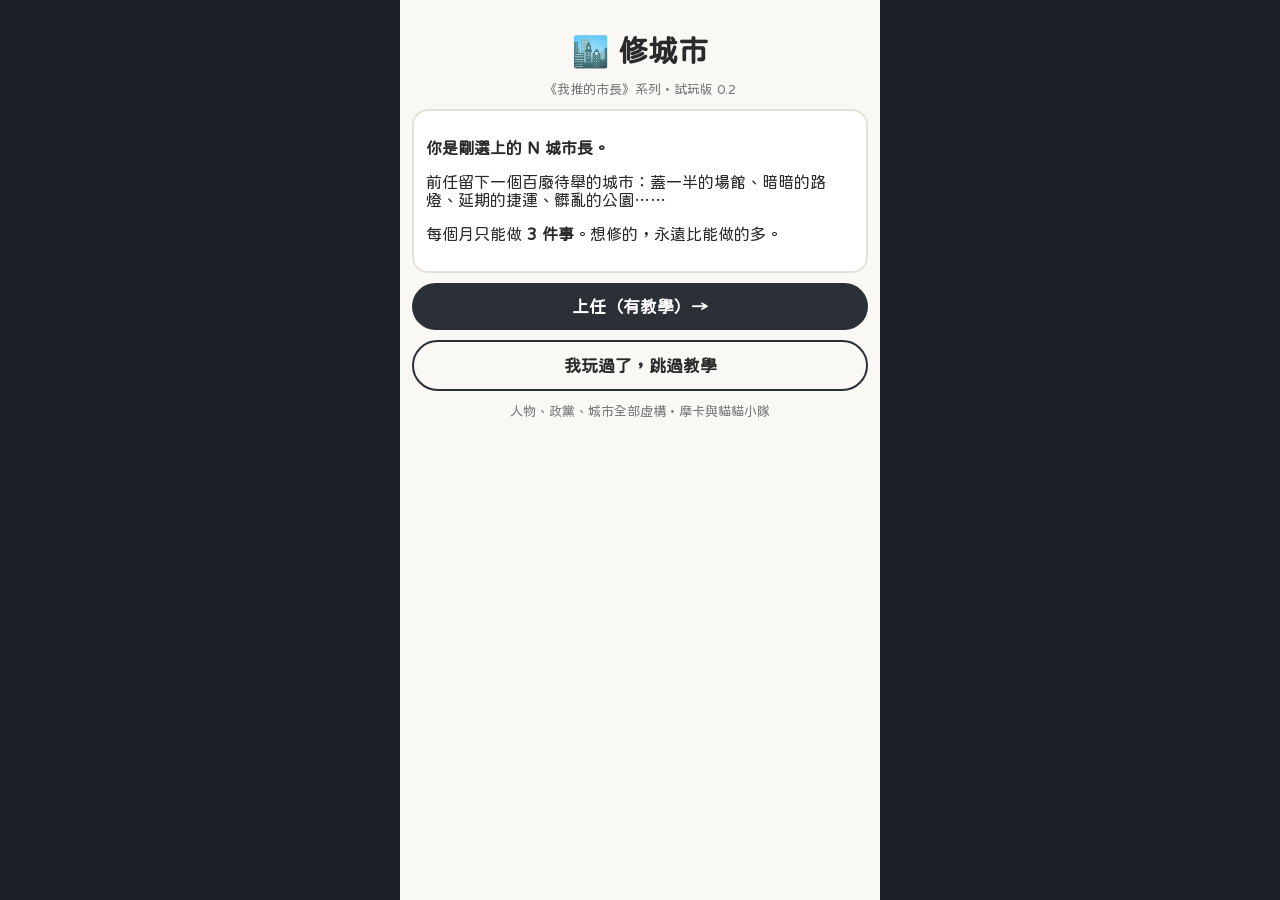
<file: fires/v02.html>
<!doctype html>
<html lang="zh-Hant">
<head>
<meta charset="utf-8">
<meta http-equiv="Cache-Control" content="no-cache">
<meta name="viewport" content="width=device-width, initial-scale=1, viewport-fit=cover">
<title>修城市（試玩版）</title>
<link rel="preconnect" href="https://fonts.googleapis.com">
<link rel="preconnect" href="https://fonts.gstatic.com" crossorigin>
<link href="https://fonts.googleapis.com/css2?family=Huninn&display=swap" rel="stylesheet">
<style>
/* 配色、字型延續選戰篇 */
:root { --paper: #faf8f5; --ink: #2a2a2a; --muted: #7a7a7a; --room: #2b2f36; --red: #d93636; --gold: #e0a526; --green: #2e9e6a; --line: #e4e0da; --road: #d9d4cb; }
@font-face { font-family: 'ColorEmoji'; src: local('Apple Color Emoji'), local('Segoe UI Emoji'), local('Noto Color Emoji'); unicode-range: U+1F000-1FAFF, U+2600-27BF, U+2B00-2BFF, U+FE0F; }
* { box-sizing: border-box; -webkit-tap-highlight-color: transparent; }
html, body { margin: 0; background: #1d2026; color: var(--ink); font-family: 'ColorEmoji', 'Huninn', 'PingFang TC', 'Noto Sans TC', 'Microsoft JhengHei', sans-serif; }
#app { max-width: 480px; margin: 0 auto; min-height: 100vh; background: var(--paper); padding: 10px 12px 90px; position: relative; }
button { font-family: inherit; cursor: pointer; }
h1 { text-align: center; margin: 24px 0 4px; font-size: 30px; }
h2 { margin: 6px 0; font-size: 20px; }
.muted { color: var(--muted); font-size: 13px; }
.center { text-align: center; }
.btn { display: block; width: 100%; border: 0; border-radius: 999px; padding: 14px; margin: 10px 0; font-size: 17px; font-weight: 700; background: var(--room); color: #fff; }
.btn.ghost { background: transparent; color: var(--ink); border: 2px solid var(--room); }
.btn:disabled { opacity: .4; }
.card { background: #fff; border: 2px solid var(--line); border-radius: 16px; padding: 12px; margin: 10px 0; }
.face { width: 64px; height: 64px; border-radius: 50%; object-fit: cover; background: #f3e6d0; }
.face.s { width: 34px; height: 34px; }
/* 頂部 */
.top { position: sticky; top: 0; z-index: 5; background: var(--paper); padding: 4px 0 6px; }
.row { display: flex; align-items: center; gap: 8px; }
.month { font-weight: 800; font-size: 16px; }
.ap { margin-left: auto; font-size: 18px; letter-spacing: 2px; }
.bars { display: grid; grid-template-columns: repeat(3, 1fr); gap: 6px; margin-top: 4px; }
.bar { font-size: 12px; }
.bar i { display: block; height: 7px; border-radius: 4px; background: #eee; overflow: hidden; margin-top: 2px; }
.bar i b { display: block; height: 100%; }
.hint { background: var(--room); color: #fff; border-radius: 10px; padding: 7px 10px; font-size: 13px; font-weight: 700; margin-top: 6px; }
.hint.tut { background: var(--gold); color: #2a2a2a; animation: bob 1.2s infinite; }
@keyframes bob { 50% { transform: translateY(-2px); } }
/* N 城地圖：城市街廓＋道路（不是島嶼） */
.map { background: var(--road); border-radius: 18px; padding: 8px; display: grid; grid-template-columns: 1fr 1fr; gap: 8px; margin-top: 8px; position: relative; }
.map::before { content: ''; position: absolute; left: 50%; top: 6px; bottom: 6px; width: 4px; margin-left: -2px; background: repeating-linear-gradient(#fff 0 8px, transparent 8px 16px); opacity: .7; }
.dist { border-radius: 14px; padding: 6px; min-height: 104px; position: relative; transition: background .6s, filter .6s; }
.dist .dn { font-size: 12px; font-weight: 700; margin-bottom: 4px; }
.dist .dn small { font-weight: 400; color: var(--muted); margin-left: 4px; }
.sites { display: flex; flex-wrap: wrap; gap: 5px; }
.site { position: relative; width: 62px; border: 2px solid rgba(0,0,0,.08); border-radius: 12px; background: rgba(255,255,255,.75); padding: 3px 2px; text-align: center; font-size: 24px; line-height: 1.1; }
.site small { display: block; font-size: 9px; color: #555; line-height: 1.15; margin-top: 2px; }
.site.broken { filter: grayscale(.85) contrast(.9); background: rgba(255,255,255,.5); }
.site.broken::after { content: '🚧'; position: absolute; right: -4px; top: -6px; font-size: 14px; filter: none; }
.site.rot { filter: grayscale(1) brightness(.85); }
.site.rot::after { content: '💢'; }
.site.work { background: #fff6df; border-color: var(--gold); }
.site.work::after { content: '🏗️'; position: absolute; right: -4px; top: -6px; font-size: 14px; }
.site.stuck::after { content: '⛔'; position: absolute; right: -4px; top: -6px; font-size: 14px; }
.site.fixed { background: #e3f6ea; border-color: var(--green); animation: shine 1.2s; }
.site.fixed::after { content: '✨'; position: absolute; right: -4px; top: -6px; font-size: 14px; }
.site.botched { background: #f6efe0; border-color: #c9b38a; }
.site.botched::after { content: '🩹'; position: absolute; right: -4px; top: -6px; font-size: 14px; }
.site.tgt { box-shadow: 0 0 0 4px var(--gold); animation: bob 1s infinite; }
.prog { height: 4px; background: #eee; border-radius: 2px; margin-top: 2px; overflow: hidden; }
.prog b { display: block; height: 100%; background: var(--gold); }
@keyframes shine { 0% { transform: scale(.8); } 60% { transform: scale(1.12); } 100% { transform: scale(1); } }
/* 底部 */
.dock { position: fixed; left: 0; right: 0; bottom: 0; z-index: 6; background: #fff; border-top: 2px solid var(--line); padding: 8px 12px calc(10px + env(safe-area-inset-bottom)); }
.dock .in { max-width: 456px; margin: 0 auto; display: flex; gap: 8px; align-items: center; }
.team { display: flex; gap: 2px; flex: 1; overflow-x: auto; }
.mem { text-align: center; font-size: 9px; width: 42px; flex: none; border: 0; background: none; padding: 0; color: var(--ink); }
.mem img { width: 34px; height: 34px; border-radius: 50%; object-fit: cover; border: 2px solid transparent; }
.mem.busy img { border-color: var(--gold); }
.mem.off img { opacity: .35; }
.endm { flex: none; border: 0; border-radius: 999px; background: var(--red); color: #fff; font-weight: 700; padding: 12px 14px; font-size: 14px; }
.endm.tgt { box-shadow: 0 0 0 4px var(--gold); }
/* 彈出 */
.sheet { position: fixed; inset: 0; z-index: 20; background: rgba(0,0,0,.45); display: flex; align-items: flex-end; justify-content: center; }
.sheet .box { background: var(--paper); width: 100%; max-width: 480px; border-radius: 20px 20px 0 0; padding: 14px 14px calc(18px + env(safe-area-inset-bottom)); max-height: 85vh; overflow-y: auto; animation: up .25s; }
@keyframes up { from { transform: translateY(40px); opacity: 0; } }
.opt { display: flex; align-items: center; gap: 10px; width: 100%; text-align: left; border: 2px solid var(--line); background: #fff; border-radius: 14px; padding: 10px 12px; margin: 7px 0; font-size: 15px; color: var(--ink); }
.opt small { display: block; font-size: 12px; color: var(--muted); }
.opt:disabled { opacity: .45; }
.opt.tgt { border-color: var(--gold); box-shadow: 0 0 0 3px #ffe39b; }
.opt.gray { border-style: dashed; }
.say { background: #fff; border-radius: 14px; padding: 10px 12px; margin: 8px 0; border-left: 4px solid var(--gold); font-size: 14px; line-height: 1.55; }
.post { border-top: 1px solid #eee; padding: 6px 0; font-size: 14px; }
.post b { font-size: 12px; color: #6b5a33; display: block; }
.news div { font-size: 14px; padding: 4px 0; border-bottom: 1px dashed #eee; }
.toast { position: fixed; left: 50%; top: 70px; transform: translateX(-50%); background: var(--room); color: #fff; padding: 9px 14px; border-radius: 12px; font-size: 13px; z-index: 30; max-width: 92vw; animation: fade 3s forwards; }
@keyframes fade { 0%, 80% { opacity: 1; } 100% { opacity: 0; } }
.ending { text-align: center; }
.ending .big { font-size: 64px; }
.tri { display: grid; grid-template-columns: repeat(3, 1fr); gap: 6px; margin: 10px 0; }
.tri div { background: #fff; border: 2px solid var(--line); border-radius: 12px; padding: 8px 4px; font-size: 13px; }
.tri b { display: block; font-size: 22px; }
</style>
</head>
<body>
<div id="app"></div>
<script>
// ==========================================================
// 修城市（試玩版 0.2）— 你是剛選上的 N 城市長。百廢待舉。
// 每個月只能做 3 件事，想修的永遠比能做的多。
// 摩卡與貓貓小隊
// ==========================================================
const $ = s => document.querySelector(s), app = $('#app');
const rnd = n => Math.floor(Math.random() * n), pick = a => a[rnd(a.length)], shuffle = a => a.slice().sort(() => Math.random() - .5);
const TURNS = 16, AP = 3;
const SPEC = { eng: '工程', fin: '財務', cou: '議會', soc: '社福', tra: '交通', med: '媒體' };
const label = t => `第 ${Math.ceil(t / 4)} 年・${['1～3', '4～6', '7～9', '10～12'][(t - 1) % 4]} 月`;

// ---------- N 城地圖：六個區，每區幾個壞掉的地方（台灣市政常見問題的類型）----------
const DISTRICTS = [
  { id: 'old', n: '舊城區', c: '#f4d9b8' }, { id: 'river', n: '河濱區', c: '#cfe4f2' },
  { id: 'tech', n: '科技園區', c: '#dcd6f2' }, { id: 'east', n: '東區商圈', c: '#f6d3d9' },
  { id: 'hill', n: '山邊住宅區', c: '#d6ecd2' }, { id: 'port', n: '港灣區', c: '#d2ecec' }
];
// broken／fixed：壞掉和修好的樣子；need：最適合的專長；dur：要幾個月；cost：財政；obs：可能冒出的阻礙
const SITES = [
  { id: 'park', d: 'old', b: '🗑️', f: '🌳', bn: '髒亂的公園', fn: '共融公園', need: 'eng', dur: 2, cost: 6, obs: ['protest', 'tender'], tut: 1 },
  { id: 'market', d: 'old', b: '🏚️', f: '🥬', bn: '漏水的老市場', fn: '新的傳統市場', need: 'soc', dur: 3, cost: 10, obs: ['protest', 'council', 'vendor'] },
  { id: 'pole', d: 'old', b: '🪵', f: '🚶', bn: '人行道上的廢電線桿', fn: '暢通的人行道', need: 'eng', dur: 2, cost: 3, obs: ['kick', 'protest'] },
  { id: 'bike', d: 'river', b: '🚧', f: '🚲', bn: '斷掉的河濱自行車道', fn: '串起來的自行車道', need: 'tra', dur: 3, cost: 8, obs: ['tender', 'central'] },
  { id: 'sky', d: 'river', b: '🌁', f: '🌉', bn: '沒人去的天空步道', fn: '夜間燈光步道', need: 'eng', dur: 3, cost: 9, obs: ['vendorRun', 'council'] },
  { id: 'lamp', d: 'river', b: '💡', f: '🌟', bn: '暗暗的路燈（十年合約）', fn: '亮起來的路燈', need: 'fin', dur: 2, cost: 8, obs: ['contract'] },
  { id: 'metro', d: 'tech', b: '🚇', f: '🚄', bn: '延期的捷運延伸線', fn: '通車的捷運', need: 'tra', dur: 5, cost: 18, obs: ['central', 'tender', 'council'] },
  { id: 'land', d: 'tech', b: '📜', f: '🏢', bn: '綁住的地上權', fn: '大廠進駐', need: 'fin', dur: 3, cost: 14, obs: ['contract', 'council'] },
  { id: 'dome', d: 'east', b: '🏗️', f: '🏟️', bn: '蓋一半的巨型場館', fn: '完工的巨型場館', need: 'fin', dur: 5, cost: 20, obs: ['contract', 'vendorRun', 'council'], hard: 1 },
  { id: 'cross', d: 'east', b: '🚦', f: '🛣️', bn: '塞爆的路口', fn: '順暢的路口', need: 'tra', dur: 2, cost: 5, obs: ['protest', 'director'] },
  { id: 'scooter', d: 'east', b: '🛵', f: '🚸', bn: '被機車佔滿的騎樓', fn: '走得過的騎樓', need: 'cou', dur: 2, cost: 2, obs: ['protest', 'council'] },
  { id: 'housing', d: 'hill', b: '🏚️', f: '🏘️', bn: '危老公寓', fn: '新的社會住宅', need: 'soc', dur: 4, cost: 16, obs: ['protest', 'council', 'tender'] },
  { id: 'elder', d: 'hill', b: '🧓', f: '🏡', bn: '沒有長照據點的社區', fn: '長照據點', need: 'soc', dur: 2, cost: 6, obs: ['director', 'council'] },
  { id: 'lunch', d: 'hill', b: '🍱', f: '🍎', bn: '流標的營養午餐', fn: '每校都有熱騰騰的午餐', need: 'soc', dur: 2, cost: 7, obs: ['tender', 'central'] },
  { id: 'stadium', d: 'port', b: '🏟️', f: '🏆', bn: '一啟用就積水的體育場', fn: '辦得了國際賽的體育場', need: 'eng', dur: 3, cost: 10, obs: ['vendorRun', 'contract'] },
  { id: 'museum', d: 'port', b: '🏛️', f: '🎨', bn: '只剩冷氣在上班的紀念館', fn: '熱鬧的青年基地', need: 'med', dur: 2, cost: 7, obs: ['council', 'protest'] }
];
// 阻礙小事件：每種有兩個解法（一定要花一件事）或先放著
const OBS = {
  council: { e: '🏛️', t: '議會不給錢', a: [['去議會協商', { budget: -2 }, 'cou'], ['答應議員的地方建設換預算', { budget: -6, gray: 1 }]] },
  tender: { e: '📭', t: '招標流標，沒有廠商來', a: [['提高預算重新招標', { budget: -4 }, 'fin'], ['放寬資格再招一次', { pop: -2 }]] },
  vendorRun: { e: '🏃', t: '得標廠商跑掉了', a: [['解約、重新發包', { budget: -5 }, 'fin'], ['找認識的廠商直接接手', { gray: 1 }]] },
  contract: { e: '📜', t: '被前任簽的合約綁住', a: [['付錢提前解約', { budget: -8 }, 'fin'], ['跟廠商重新談', {}, 'cou']] },
  protest: { e: '📢', t: '附近居民和攤商抗議', a: [['開說明會好好溝通', { pop: 1 }, 'soc'], ['先動工再說', { pop: -4 }]] },
  director: { e: '🙅', t: '局長不配合', a: [['找局長好好談', {}, 'cou'], ['換一位局長', { pop: -3, swap: 1 }]] },
  central: { e: '🏢', t: '要等中央核定', a: [['去中央跑公文', { }, 'cou'], ['先自己出錢', { budget: -8 }]] },
  kick: { e: '⚽', t: '五個單位互踢皮球', a: [['把大家叫來當面喬', {}, 'cou'], ['叫工務局先拆再說', { pop: 2, gray: 1 }]] },
  vendor: { e: '🧾', t: '攤商自治會有意見', a: [['一攤一攤去拜訪', {}, 'soc'], ['給自治會長一點好處', { gray: 1 }]] }
};

// ---------- 團隊：三位副市長＋三位局長（選戰篇的畫風）；個性用了才知道 ----------
const ROSTER = [
  { n: '周副市長', img: 'npc_councilor', sp: 'cou' }, { n: '林副市長', img: 'npc_director', sp: 'fin' }, { n: '陳副市長', img: 'npc_volunteer', sp: 'soc' },
  { n: '工務局長', img: 'npc_staff', sp: 'eng' }, { n: '交通局長', img: 'npc_foreign', sp: 'tra' }, { n: '新聞處長', img: 'npc_reporter', sp: 'med' }
];
const SPARE = [ { n: '資深文官', img: 'npc_elder', sp: 'cou' }, { n: '學者局長', img: 'npc_pundit', sp: 'fin' }, { n: '新來的局長', img: 'npc_intern', sp: 'eng' }, { n: '鄰市來的局長', img: 'npc_shady', sp: 'tra' }, { n: '社工出身的局長', img: 'npc_chief', sp: 'soc' }, { n: '前記者', img: 'npc_donor', sp: 'med' } ];
// 個性：發現的那一刻用一句台詞帶出來
const PERS = {
  good: { w: 34, n: '靠得住' },
  pro: { w: 14, n: '超能幹', line: '「這個我上週就順手處理好了。」' },
  credit: { w: 13, n: '很會搶功', line: '剪綵時站到你前面：「這是我一手推動的。」' },
  blame: { w: 13, n: '很會推責任', line: '「這是市長交辦不清楚，不是我們局處的問題。」' },
  image: { w: 13, n: '只想拍影片', line: '拍了一支工地巡視短片，工地其實沒動。' },
  vendor: { w: 13, n: '跟廠商很熟', line: '被拍到跟得標廠商吃飯：「只是老朋友啦。」' }
};
const pickP = () => { let x = Math.random() * 100; for (const [k, p] of Object.entries(PERS)) { x -= p.w; if (x < 0) return k; } return 'good'; };
const mk = (b, i) => ({ ...b, id: 'm' + i + rnd(1e6), per: pickP(), known: false, busy: null, off: 0 });

// ---------- 狀態 ----------
let S;
function newGame(tut) {
  const g = rnd(2) ? 'm' : 'f';
  S = { t: 1, ap: AP, pop: 50, budget: 60, pocket: 0, heat: 0, caught: false, team: ROSTER.map(mk),
    sites: SITES.map(s => ({ ...s, st: 'broken', prog: 0, idle: 0, by: null, ob: null, obAge: 0, bribe: false, surface: 0 })),
    news: [], tut: tut ? 1 : 0, face: `art/${'ABCDEF'[rnd(6)]}_${g}_`, fixedCount: 0 };
  if (tut) { S.team.find(m => m.sp === 'eng').per = 'good'; }
}
const clamp = v => Math.max(0, Math.min(100, v));
function fx(o) { for (const k of ['pop', 'budget']) if (o[k]) S[k] = clamp(S[k] + o[k]); if (o.pocket) S.pocket += o.pocket; }
const site = id => S.sites.find(s => s.id === id), mem = id => S.team.find(m => m.id === id);
const cityPct = () => Math.round(S.sites.reduce((a, s) => a + (s.st === 'fixed' ? 1 : s.st === 'botched' ? .5 : 0), 0) / S.sites.length * 100);
function reveal(m) { if (m.known) return ''; m.known = true; return m.per === 'good' ? '' : `😳 ${m.n}：${PERS[m.per].line}<br><small>原來他是「${PERS[m.per].n}」的人。</small>`; }

// ---------- 教學（第一個月）----------
const TUT = {
  1: { hint: '👉 點地圖上閃爍的「髒亂的公園」', tgt: 'site:park' },
  2: { hint: '👉 選工務局長（⚡專長是工程）', tgt: 'mem-eng' },
  3: { hint: '👉 選「正常發包」開工', tgt: 'opt:0' },
  4: { hint: '👉 這個月還能做 2 件事，先按右下角「下個月」看看', tgt: 'end' },
  5: { hint: '👉 工地冒出阻礙了！點公園處理它', tgt: 'site:park' },
  6: { hint: '👉 選一個解法（每個解法都要花一件事）', tgt: 'opt:0' },
  7: { hint: '👉 按「下個月」，看公園完工', tgt: 'end' },
  8: { hint: '✨ 地圖變漂亮了！之後就交給你了。想修的永遠比能做的多。', tgt: null }
};
const tutHint = () => S.tut && TUT[S.tut] ? TUT[S.tut] : null;

// ---------- 主畫面：地圖 ----------
function bars() {
  const pct = cityPct();
  const one = (n, v, max = 100, c) => `<div class="bar">${n} ${Math.round(v)}<i><b style="width:${v / max * 100}%;background:${c || (v < 25 ? 'var(--red)' : v < 45 ? 'var(--gold)' : 'var(--green)')}"></b></i></div>`;
  return `<div class="bars">${one('😊 民意', S.pop)}${one('💰 財政', S.budget)}${one('🏙️ 城市', pct, 100, '#5b8bd9')}</div>${S.pocket ? `<div class="muted" style="margin-top:3px">🤫 你的口袋：${S.pocket}　${S.heat >= 6 ? '<b style="color:var(--red)">有人在查你了</b>' : ''}</div>` : ''}`;
}
function home() {
  const h = tutHint();
  const tgt = h && h.tgt;
  app.innerHTML = `<div class="top"><div class="row"><img class="face s" src="${S.face}smile.webp" alt=""><span class="month">${label(S.t)}</span><span class="ap">${'🟡'.repeat(S.ap)}${'⚪'.repeat(AP - S.ap)}</span></div>${bars()}
    <div class="hint ${h ? 'tut' : ''}">${h ? h.hint : S.ap ? `👉 點地圖上的地方。這個月還能做 ${S.ap} 件事` : '👉 這個月的事做完了，按「下個月」'}</div></div>
    <div class="map">${DISTRICTS.map(d => { const ss = S.sites.filter(s => s.d === d.id), ok = ss.filter(s => s.st === 'fixed').length / ss.length; return `<div class="dist" style="background:${d.c};filter:saturate(${0.25 + ok * 0.9})"><div class="dn">${d.n}<small>${Math.round(ok * 100)}%</small></div><div class="sites">${ss.map(siteChip).join('')}</div></div>`; }).join('')}</div>
    <p class="muted center">🚧 壞掉　🏗️ 施工中　⛔ 卡住　✨ 修好　🩹 修得很隨便　💢 越來越爛</p>
    <div class="dock"><div class="in"><div class="team">${S.team.map(m => `<button class="mem ${m.busy ? 'busy' : ''} ${m.off ? 'off' : ''}" data-m="${m.id}"><img src="art/${m.img}.webp" alt=""><br>${m.n.replace('副市長', '副')}</button>`).join('')}</div><button class="endm ${tgt === 'end' ? 'tgt' : ''}" id="end">下個月 →</button></div></div>`;
  document.querySelectorAll('[data-s]').forEach(b => b.onclick = () => { if (S.tut && tgt && tgt !== 'site:' + b.dataset.s) return; openSite(b.dataset.s); });
  document.querySelectorAll('[data-m]').forEach(b => b.onclick = () => { if (S.tut && S.tut < 8) return; openMember(b.dataset.m); });
  $('#end').onclick = () => { if (S.tut && tgt !== 'end' && S.tut < 8) return; endMonth(); };
}
function siteChip(s) {
  const tgt = tutHint() && tutHint().tgt === 'site:' + s.id;
  const rot = s.st === 'broken' && s.idle >= 6;
  const cls = s.st === 'work' ? (s.ob ? 'work stuck' : 'work') : s.st === 'broken' ? (rot ? 'broken rot' : 'broken') : s.st;
  const emo = s.st === 'fixed' ? s.f : s.st === 'botched' ? s.f : s.b;
  return `<button class="site ${cls} ${tgt ? 'tgt' : ''}" data-s="${s.id}">${emo}<small>${s.st === 'fixed' ? s.fn : s.bn}</small>${s.st === 'work' ? `<div class="prog"><b style="width:${s.prog / s.dur * 100}%"></b></div>` : ''}</button>`;
}

// ---------- 點一個地方 ----------
function sheet(html, after) {
  const d = document.createElement('div'); d.className = 'sheet'; d.innerHTML = `<div class="box">${html}</div>`;
  d.onclick = e => { if (e.target === d && !(S.tut && S.tut < 8)) d.remove(); };
  document.body.appendChild(d); if (after) after(d); return d;
}
const closeSheets = () => document.querySelectorAll('.sheet').forEach(x => x.remove());
function openSite(id) {
  if (S.tut === 1) S.tut = 2;
  if (S.tut === 5) S.tut = 6;
  const s = site(id), h = tutHint();
  if (s.st === 'fixed') return sheet(`<h2>${s.f} ${s.fn}</h2><div class="say">修好了。路過的市民在拍照。</div><button class="btn ghost" id="x">關閉</button>`, d => d.querySelector('#x').onclick = closeSheets);
  if (s.st === 'botched') return sheet(`<h2>🩹 ${s.fn}（修得很隨便）</h2><div class="say">看起來修好了，但仔細看，到處都是補丁。</div><button class="btn ghost" id="x">關閉</button>`, d => d.querySelector('#x').onclick = closeSheets);
  if (!S.ap) return toast('這個月的事做完了，按「下個月」');
  if (s.st === 'broken') {
    // 第一步：派誰去
    const free = S.team.filter(m => !m.busy && !m.off);
    return sheet(`<h2>${s.b} ${s.bn}</h2><div class="muted">${DISTRICTS.find(d => d.id === s.d).n}・大約 ${s.dur} 個月・財政 −${s.cost}・最適合：${SPEC[s.need]}</div>
      <p><b>派誰負責？</b></p>${free.map(m => `<button class="opt ${h && h.tgt === 'mem-eng' && m.sp === 'eng' ? 'tgt' : ''}" data-m="${m.id}"><img class="face s" src="art/${m.img}.webp" alt=""><span>${m.n} ${m.sp === s.need ? '⚡' : ''}<small>專長：${SPEC[m.sp]}${m.known && m.per !== 'good' ? '・' + PERS[m.per].n : ''}</small></span></button>`).join('') || '<div class="say">大家都有事在忙。</div>'}
      ${S.tut ? '' : `<button class="opt gray" id="surf">🎨<span>先做表面工夫<small>拍個照、掛個布條，民意先漲一點；東西還是壞的（一件事）</small></span></button><button class="btn ghost" id="x">先不要</button>`}`, d => {
      d.querySelectorAll('[data-m]').forEach(b => b.onclick = () => { if (S.tut && mem(b.dataset.m).sp !== 'eng') return; if (S.tut) S.tut = 3; closeSheets(); chooseHow(s, mem(b.dataset.m)); });
      const sf = d.querySelector('#surf'); if (sf) sf.onclick = () => { closeSheets(); S.ap--; s.surface = 3; fx({ pop: 3 }); S.news.push(`🎨 ${s.bn}掛上「市府關心中」布條，大家先放心了一點。`); toast('民意 +3。東西還是壞的。'); home(); };
      const x = d.querySelector('#x'); if (x) x.onclick = closeSheets;
    });
  }
  if (s.st === 'work' && s.ob) {
    const o = OBS[s.ob];
    return sheet(`<h2>${o.e} ${o.t}</h2><div class="muted">${s.bn}・負責：${mem(s.by) ? mem(s.by).n : '—'}・卡了 ${s.obAge} 個月</div><div class="say">這件事不解決，工程就卡住不動。</div>
      ${o.a.map((a, i) => `<button class="opt ${a[1].gray ? 'gray' : ''} ${h && h.tgt === 'opt:' + i ? 'tgt' : ''}" data-i="${i}">${a[1].gray ? '🤫' : '🔧'}<span>${a[0]}<small>${optDesc(a, s)}</small></span></button>`).join('')}
      ${S.tut ? '' : '<button class="btn ghost" id="x">先放著</button>'}`, d => {
      d.querySelectorAll('[data-i]').forEach(b => b.onclick = () => { if (S.tut && b.dataset.i !== '0') return; closeSheets(); solve(s, +b.dataset.i); });
      const x = d.querySelector('#x'); if (x) x.onclick = closeSheets;
    });
  }
  // 施工中、沒有阻礙：可以加派人力
  return sheet(`<h2>🏗️ ${s.bn}</h2><div class="muted">負責：${mem(s.by).n}・進度 ${s.prog}/${s.dur} 個月</div><div class="say">工程照進度走中。</div>
    <button class="opt" id="push">🏃<span>親自去工地盯進度<small>這個月多推進一格（一件事）</small></span></button><button class="btn ghost" id="x">關閉</button>`, d => {
    d.querySelector('#push').onclick = () => { closeSheets(); S.ap--; s.prog++; S.news.push(`🏃 你親自到${s.bn}的工地盯進度，工人很緊張。`); if (s.prog >= s.dur) finish(s); home(); };
    d.querySelector('#x').onclick = closeSheets;
  });
}
const optDesc = (a, s) => { const o = a[1], p = []; if (o.budget) p.push(`財政 ${o.budget}`); if (o.pop) p.push(`民意 ${o.pop > 0 ? '+' : ''}${o.pop}`); if (o.gray) p.push('快，但有人會記住'); if (o.swap) p.push('換人要花時間'); if (a[2]) p.push(`找${SPEC[a[2]]}專長的人比較容易成功`); return p.join('・') || '要花一件事'; };
// 第二步：怎麼發包
function chooseHow(s, m) {
  const h = tutHint();
  sheet(`<h2>${s.b} ${s.bn}</h2><div class="muted">負責：${m.n}${m.sp === s.need ? ' ⚡' : ''}</div>
    <button class="opt ${h && h.tgt === 'opt:0' ? 'tgt' : ''}" id="n" ${S.budget < s.cost ? 'disabled' : ''}>📋<span>正常發包<small>${S.budget < s.cost ? `財政不夠（要 ${s.cost}，只剩 ${Math.round(S.budget)}）` : `財政 −${s.cost}`}</small></span></button>
    ${S.tut ? '' : `<button class="opt gray" id="b" ${S.budget < s.cost ? 'disabled' : ''}>🤫<span>正常發包，但私下拿點好處<small>財政 −${s.cost}・你的口袋 +${Math.ceil(s.cost / 2)}・會修得比較隨便，可能被爆料</small></span></button>`}
    ${S.tut ? '' : '<button class="btn ghost" id="x">算了</button>'}`, d => {
    d.querySelector('#n').onclick = () => { closeSheets(); start(s, m, false); };
    const b = d.querySelector('#b'); if (b) b.onclick = () => { closeSheets(); start(s, m, true); };
    const x = d.querySelector('#x'); if (x) x.onclick = closeSheets;
  });
}
function start(s, m, bribe) {
  S.ap--; fx({ budget: -s.cost });
  s.st = 'work'; s.by = m.id; s.prog = 0; s.bribe = bribe; s.idle = 0; m.busy = s.id;
  if (bribe) { fx({ pocket: Math.ceil(s.cost / 2) }); S.heat += 2; }
  let msg = `🏗️ ${s.bn}開工了，由${m.n}負責。`;
  if (m.per === 'image') { const r = reveal(m); if (r) msg += '<br>' + r; }
  S.news.push(msg.replace(/<br>.*$/, ''));
  if (S.tut === 3) S.tut = 4;
  toastHtml(msg);
  home();
}
function solve(s, i) {
  const o = OBS[s.ob], a = o.a[i], m = mem(s.by);
  S.ap--;
  const eff = a[1];
  let ok = true;
  if (a[2] && m && m.sp !== a[2] && Math.random() < 0.35) ok = false; // 不對專長的人，有機會談不攏
  if (S.tut) ok = true;
  if (ok) {
    fx(eff); if (eff.gray) { S.heat += 1; fx({ pocket: 1 }); }
    if (eff.swap && m) { replaceMember(m, true); }
    S.news.push(`🔧 ${s.bn}：${a[0]}，${o.t}解決了。`);
    s.ob = null; s.obAge = 0;
    toast(`解決了：${o.t}`);
  } else { S.news.push(`😓 ${s.bn}：${a[0]}，但談不攏。`); toast('談不攏，下個月再試試'); }
  if (S.tut === 6) S.tut = 7;
  home();
}
function finish(s) {
  const m = mem(s.by);
  s.st = s.bribe ? 'botched' : 'fixed'; if (m) m.busy = null;
  S.fixedCount++;
  let msg = s.bribe ? `🩹 ${s.fn}「完工」了，但到處是補丁。` : `✨ ${s.fn}完工了！`;
  let gain = s.bribe ? 2 : 6;
  if (m && m.per === 'credit') { gain = 2; msg += '<br>' + (reveal(m) || `${m.n}又站到你前面去剪綵了。`); }
  fx({ pop: gain });
  S.news.push(msg.replace(/<br>.*$/, ''));
  S.done = S.done || []; S.done.push(s);
}

// ---------- 團隊 ----------
function openMember(id) {
  const m = mem(id);
  sheet(`<div class="row"><img class="face" src="art/${m.img}.webp" alt=""><div><h2>${m.n}</h2><div class="muted">專長：${SPEC[m.sp]}・${m.busy ? '負責：' + site(m.busy).bn : '目前沒事'}</div></div></div>
    <div class="say">${m.known ? (m.per === 'good' ? '用過了，靠得住。' : `原來他是「${PERS[m.per].n}」的人。`) : '還不知道他是什麼樣的人，派個工作就知道了。'}</div>
    <button class="opt" id="swap" ${S.ap ? '' : 'disabled'}>🔁<span>換掉他<small>花一件事、民意 −3，新的人下個月才到；記者會說「內閣不穩」</small></span></button>
    <div class="muted">🔒 主計、人事、警察、政風四位，依法不是市長換的。</div><button class="btn ghost" id="x">關閉</button>`, d => {
    d.querySelector('#swap').onclick = () => { closeSheets(); S.ap--; fx({ pop: -3 }); replaceMember(m); home(); };
    d.querySelector('#x').onclick = closeSheets;
  });
}
function replaceMember(m, silent) {
  const i = S.team.indexOf(m), base = SPARE.find(x => x.sp === m.sp) || pick(SPARE);
  const nm = { ...mk(base, i), off: 1, busy: m.busy };
  S.team[i] = nm;
  if (m.busy) site(m.busy).by = nm.id;
  S.news.push(`🔁 ${m.n}下台，${nm.n}接任。記者：「新市府內閣不穩？」`);
}

// ---------- 下個月 ----------
function endMonth() {
  S.ap = 0; const lines = [];
  for (const s of S.sites) {
    if (s.st === 'broken') { s.idle++; if (s.idle === 6) { lines.push(`💢 ${s.bn}越來越爛，里長在臉書開罵。`); fx({ pop: -2 }); } else if (s.idle > 6 && s.idle % 3 === 0) fx({ pop: -1 }); if (s.surface) { s.surface--; if (!s.surface) { fx({ pop: -4 }); lines.push(`🎨 ${s.bn}的布條還在，東西還是壞的。脆上：「市府只會掛布條」。`); } } continue; }
    if (s.st !== 'work') continue;
    const m = mem(s.by);
    if (s.ob) { s.obAge++; if (s.obAge >= 3) { lines.push(`⛔ ${s.bn}卡了三個月，${OBS[s.ob].t}還沒解決。民眾越來越不耐煩。`); fx({ pop: -2 }); } if (m && m.per === 'blame' && !m.known) lines.push(reveal(m).replace(/<br>.*$/, '')); continue; }
    let step = 1;
    if (m && m.sp === s.need) step += Math.random() < 0.5 ? 1 : 0;
    if (m && m.per === 'pro') { step += 1; const r = reveal(m); if (r) lines.push(r.replace(/<br>.*$/, '')); }
    if (m && m.per === 'image' && Math.random() < 0.5) step = 0;
    if (m && m.off) step = 0;
    if (S.tut) step = 1; // 教學中一個月走一格
    s.prog = Math.min(s.dur, s.prog + step);
    if (s.prog >= s.dur) { finish(s); continue; }
    // 冒出阻礙
    if (S.tut === 4 && s.id === 'park') { s.ob = 'protest'; lines.push('📢 公園附近的居民抗議施工太吵！'); S.tut = 5; continue; }
    if (!S.tut && Math.random() < (s.hard ? 0.5 : 0.33)) { s.ob = pick(s.obs); lines.push(`${OBS[s.ob].e} ${s.bn}：${OBS[s.ob].t}`); }
    if (m && m.per === 'vendor' && Math.random() < 0.3) { S.heat += 1; const r = reveal(m); lines.push(r ? r.replace(/<br>.*$/, '') : `📸 ${m.n}又被拍到跟廠商吃飯。`); fx({ pop: -2 }); }
  }
  S.team.forEach(m => { if (m.off) m.off = 0; });
  fx({ budget: 4 });
  // 拿過好處的，有機會被查
  if (S.heat >= 6 && Math.random() < 0.25 + (S.heat - 6) * 0.08) { S.caught = true; lines.push('🚔 檢調到市府調閱工程資料。記者在門口等你。'); fx({ pop: -12 }); }
  const all = S.news.concat(lines); S.news = [];
  if (S.tut === 7) S.tut = 8;
  monthReport(all);
}
const USERS = ['捷運通勤的阿凱', '早餐店阿姨', '貓奴工程師', '外送員小陳', '退休國文老師', '機車族日常', '三寶媽在線上', '里長的頭號粉絲', '熬夜的研究生', '市場賣菜的大姊', '計程車運將', '咖啡店店長', '公車司機老張', '自行車通勤族'];
function monthReport(lines) {
  const fixedNow = (S.done || []).filter(x => !x.shown); fixedNow.forEach(x => x.shown = 1);
  const good = fixedNow.length > 0, bad = lines.some(l => /💢|⛔|🚔|📸/.test(l));
  const C = { good: ['欸，' + (fixedNow[0] ? fixedNow[0].fn : '這個') + '真的修好了', '第一次覺得市府有在做事', '我家附近終於變漂亮了'], bad: ['四年很快就過了喔', '市府到底在幹嘛', '只會開記者會'], mid: ['方向對啦，但也太慢', '先不要高興太早', '路過看了一下，還在施工'] };
  const us = shuffle(USERS);
  app.innerHTML = `<div class="top"><div class="row"><img class="face s" src="${S.face}${good ? 'big' : bad ? 'sad' : 'flat'}.webp" alt=""><span class="month">${label(S.t)}・月底</span></div>${bars()}</div>
    ${fixedNow.length ? `<div class="card center"><div style="font-size:42px">${fixedNow.map(x => x.b + '→' + x.f).join('　')}</div><b>${fixedNow.map(x => x.st === 'botched' ? x.fn + '（修得很隨便）' : x.fn).join('、')}</b></div>` : ''}
    <div class="card news">${lines.length ? lines.map(l => `<div>${l}</div>`).join('') : '<div>這個月平平靜靜，什麼都沒發生。</div>'}</div>
    <div class="card"><div class="muted">🧵 脆上的反應</div><div class="post"><b>${us[0]}</b>${pick(good ? C.good : bad ? C.bad : C.mid)}</div><div class="post"><b>${us[1]}</b>${pick(C.mid)}</div></div>
    ${S.tut === 8 ? '<div class="hint tut">✨ 地圖那一塊變漂亮了！教學結束，之後就交給你了。想修的永遠比能做的多。</div>' : ''}
    <button class="btn" id="go">${S.t >= TURNS ? '看結局 →' : '下一個月 →'}</button>`;
  $('#go').onclick = () => { if (S.tut === 8) S.tut = 0; if (S.t >= TURNS || S.pop <= 0) return ending(); S.t++; S.ap = AP; home(); };
}

// ---------- 結局：城市樣貌、民意、你的口袋 ----------
function ending() {
  const city = cityPct(), clean = S.pocket === 0, rich = S.pocket >= 15;
  let E;
  if (S.pop <= 0) E = ['🪧', '被罷免了', '民意歸零，罷免案通過。'];
  else if (S.caught && city >= 50) E = ['🚔', '城市很美，但你被約談了', '新的公園、新的捷運、新的市場。剪綵照片上的你，現在出現在新聞的另一個版面。'];
  else if (S.caught) E = ['🚔', '又爛又貪', '城市沒修好，口袋倒是滿了。做壞事一定會被抓。'];
  else if (rich && city < 40) E = ['💼', '口袋很滿，城市很破', '你沒被抓到，但路過的每個工地都在提醒大家這四年發生了什麼。'];
  else if (city >= 60 && S.pop >= 50) E = ['🌤️', 'N 城變漂亮了，連任穩了', '四年修好了 ' + S.fixedCount + ' 個地方。連任那晚，你想起就職那天，滿地圖的 🚧。'];
  else if (clean && city < 35) E = ['🫥', '清清白白，但沒人記得你', '你一毛錢都沒拿，也沒修好幾個地方。四年後，大家記得的是前任。'];
  else E = ['🧩', '修修補補的四年', '有修好的、也有還在施工的。N 城沒有變成你想的樣子，但比你接手時好一點。'];
  app.innerHTML = `<div class="ending"><img class="face" src="${S.face}${E[0] === '🌤️' ? 'big' : E[0] === '🚔' || E[0] === '🪧' ? 'sad' : 'flat'}.webp" alt=""><div class="big">${E[0]}</div><h2>${E[1]}</h2><p>${E[2]}</p>
    <div class="tri"><div><b>🏙️ ${city}%</b>城市修好</div><div><b>😊 ${Math.round(S.pop)}</b>民意</div><div><b>🤫 ${S.pocket}</b>你的口袋</div></div>
    <div class="card" style="text-align:left">👥 你的團隊：${S.team.map(m => `${m.n}${m.known ? (m.per === 'good' ? '（靠得住）' : `（${PERS[m.per].n}）`) : '（一直沒看清楚）'}`).join('、')}</div>
    <button class="btn" id="again">🔁 再當一次市長</button></div>`;
  $('#again').onclick = () => { newGame(false); home(); };
}
function toast(t) { const d = document.createElement('div'); d.className = 'toast'; d.textContent = t; document.body.appendChild(d); setTimeout(() => d.remove(), 3000); }
function toastHtml(t) { const d = document.createElement('div'); d.className = 'toast'; d.innerHTML = t; document.body.appendChild(d); setTimeout(() => d.remove(), 3500); }

// ---------- 標題 ----------
function title() {
  app.innerHTML = `<h1>🏙️ 修城市</h1><p class="center muted">《我推的市長》系列・試玩版 0.2</p>
    <div class="card"><p><b>你是剛選上的 N 城市長。</b></p><p>前任留下一個百廢待舉的城市：蓋一半的場館、暗暗的路燈、延期的捷運、髒亂的公園……</p><p>每個月只能做 <b>3 件事</b>。想修的，永遠比能做的多。</p></div>
    <button class="btn" id="go">上任（有教學）→</button><button class="btn ghost" id="skip">我玩過了，跳過教學</button>
    <p class="center muted">人物、政黨、城市全部虛構・摩卡與貓貓小隊</p>`;
  $('#go').onclick = () => { newGame(true); home(); };
  $('#skip').onclick = () => { newGame(false); home(); };
}
title();
</script>
</body>
</html>
</file>
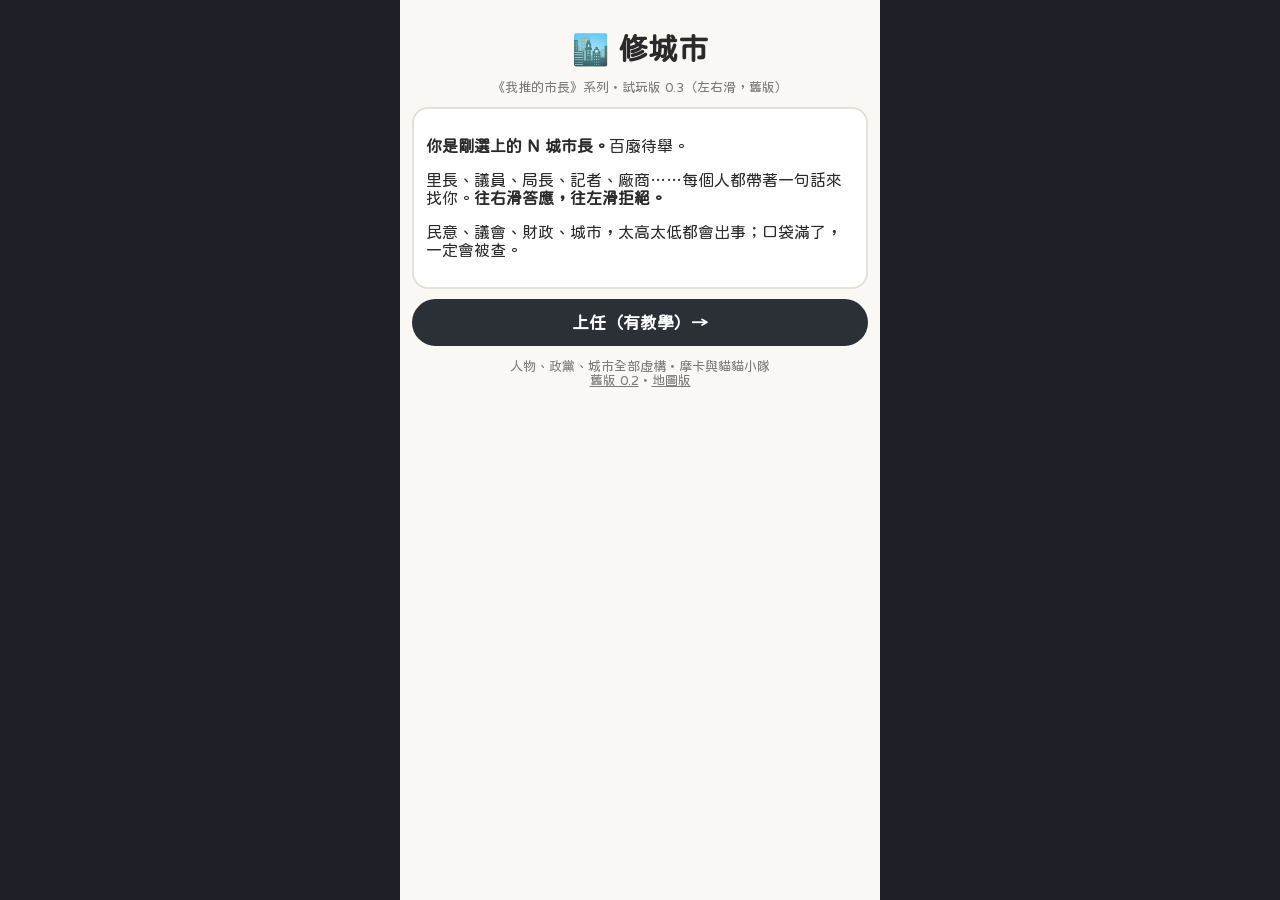
<file: fires/v03.html>
<!doctype html>
<html lang="zh-Hant">
<head>
<meta charset="utf-8">
<meta http-equiv="Cache-Control" content="no-cache">
<meta name="viewport" content="width=device-width, initial-scale=1, viewport-fit=cover, user-scalable=no">
<title>修城市（試玩版）</title>
<link rel="preconnect" href="https://fonts.googleapis.com">
<link rel="preconnect" href="https://fonts.gstatic.com" crossorigin>
<link href="https://fonts.googleapis.com/css2?family=Huninn&display=swap" rel="stylesheet">
<style>
/* 配色、字型延續選戰篇 */
:root { --paper: #faf8f5; --ink: #2a2a2a; --muted: #7a7a7a; --room: #2b2f36; --red: #d93636; --gold: #e0a526; --green: #2e9e6a; --line: #e4e0da; --road: #d9d4cb; --blue: #5b8bd9; }
@font-face { font-family: 'ColorEmoji'; src: local('Apple Color Emoji'), local('Segoe UI Emoji'), local('Noto Color Emoji'); unicode-range: U+1F000-1FAFF, U+2600-27BF, U+2B00-2BFF, U+FE0F; }
* { box-sizing: border-box; -webkit-tap-highlight-color: transparent; }
html, body { margin: 0; background: #1d2026; color: var(--ink); font-family: 'ColorEmoji', 'Huninn', 'PingFang TC', 'Noto Sans TC', 'Microsoft JhengHei', sans-serif; overscroll-behavior: none; }
#app { max-width: 480px; margin: 0 auto; min-height: 100vh; background: var(--paper); padding: 8px 12px 16px; position: relative; overflow: hidden; }
button { font-family: inherit; cursor: pointer; }
h1 { text-align: center; margin: 24px 0 4px; font-size: 30px; }
h2 { margin: 6px 0; font-size: 20px; }
.muted { color: var(--muted); font-size: 13px; }
.center { text-align: center; }
.btn { display: block; width: 100%; border: 0; border-radius: 999px; padding: 14px; margin: 10px 0; font-size: 17px; font-weight: 700; background: var(--room); color: #fff; }
.btn.ghost { background: transparent; color: var(--ink); border: 2px solid var(--room); }
.card { background: #fff; border: 2px solid var(--line); border-radius: 16px; padding: 12px; margin: 10px 0; }
/* 指標：太高太低都會出事 */
.stats { display: grid; grid-template-columns: repeat(5, 1fr); gap: 6px; }
.st { text-align: center; font-size: 11px; position: relative; padding-top: 8px; }
.st .ic { font-size: 22px; line-height: 1; }
.st i { display: block; height: 8px; border-radius: 4px; background: #eee; overflow: hidden; margin: 3px 4px 0; position: relative; }
.st i b { display: block; height: 100%; transition: width .4s; }
.st i::before, .st i::after { content: ''; position: absolute; top: 0; bottom: 0; width: 15%; background: rgba(217,54,54,.13); z-index: 1; }
.st i::before { left: 0; } .st i::after { right: 0; }
.st.k i::before { display: none; }
.st .pv { position: absolute; top: 0; left: 50%; width: 8px; height: 8px; margin-left: -4px; border-radius: 50%; background: var(--room); opacity: 0; transition: opacity .15s; }
.st.on .pv { opacity: 1; }
.st.flash { animation: fl .6s; }
@keyframes fl { 50% { transform: scale(1.25); } }
.when { display: flex; align-items: center; gap: 8px; margin: 6px 0 4px; font-size: 13px; }
.when b { font-size: 15px; }
.when .sp { flex: 1; }
.tag { border: 0; background: #f0ece6; border-radius: 999px; padding: 4px 10px; font-size: 12px; color: var(--ink); }
/* 小地圖：N 城六區，答應的事會變漂亮，沒處理的越來越破 */
.mini { display: grid; grid-template-columns: repeat(3, 1fr); gap: 4px; background: var(--road); border-radius: 12px; padding: 4px; }
.mini > div { border-radius: 8px; padding: 2px 4px 3px; font-size: 10px; transition: filter .6s; }
.mini span { font-size: 17px; display: inline-block; position: relative; }
.mini span.broken { filter: grayscale(1) opacity(.55); }
.mini span.rot { filter: grayscale(1) brightness(.6); }
.mini span.work::after { content: '🏗️'; position: absolute; right: -5px; bottom: -3px; font-size: 9px; }
.mini span.fixed { animation: pop .8s; }
@keyframes pop { 50% { transform: scale(1.6); } }
/* 卡片 */
.stage { position: relative; height: 380px; margin-top: 10px; }
.cardx { position: absolute; inset: 0 8px; background: #fff; border: 3px solid var(--room); border-radius: 22px; padding: 16px 14px; text-align: center; touch-action: none; user-select: none; -webkit-user-select: none; box-shadow: 0 8px 0 rgba(0,0,0,.08); transition: transform .25s; display: flex; flex-direction: column; align-items: center; }
.cardx.drag { transition: none; }
.cardx.out { transition: transform .3s, opacity .3s; opacity: 0; }
.cardx.tut { border-color: var(--gold); }
.cardx img { width: 132px; height: 132px; border-radius: 50%; object-fit: cover; background: #f3e6d0; pointer-events: none; }
.cardx .who { font-weight: 800; margin-top: 6px; font-size: 15px; }
.cardx .txt { font-size: 18px; line-height: 1.55; margin-top: 10px; flex: 1; display: flex; align-items: center; }
.cardx .big { font-size: 96px; line-height: 132px; height: 132px; }
.choice { position: absolute; top: 12px; max-width: 46%; padding: 6px 10px; border-radius: 12px; font-weight: 800; font-size: 15px; background: var(--room); color: #fff; opacity: 0; transition: opacity .1s; pointer-events: none; }
.choice.l { right: 10px; } .choice.r { left: 10px; }
.timer { height: 6px; background: #eee; border-radius: 3px; overflow: hidden; width: 100%; margin-top: 6px; }
.timer b { display: block; height: 100%; background: var(--red); width: 100%; }
.under { position: absolute; inset: 10px 18px -6px; background: #ece7df; border-radius: 22px; z-index: -1; }
.btns { display: flex; gap: 8px; margin-top: 14px; }
.btns button { flex: 1; border: 2px solid var(--room); background: #fff; border-radius: 14px; padding: 10px 6px; font-size: 14px; font-weight: 700; color: var(--ink); min-height: 52px; }
.btns button:disabled { opacity: .3; }
.btns button.gray { border-style: dashed; }
.btns button.hl { background: var(--gold); border-color: var(--gold); }
.hint { text-align: center; font-size: 12px; color: var(--muted); margin-top: 6px; }
/* 彈出 */
.sheet { position: fixed; inset: 0; z-index: 20; background: rgba(0,0,0,.5); display: flex; align-items: flex-end; justify-content: center; }
.sheet .box { background: var(--paper); width: 100%; max-width: 480px; border-radius: 20px 20px 0 0; padding: 14px 14px calc(18px + env(safe-area-inset-bottom)); max-height: 88vh; overflow-y: auto; animation: up .25s; }
@keyframes up { from { transform: translateY(40px); opacity: 0; } }
.goal { display: flex; gap: 8px; align-items: center; padding: 6px 0; border-bottom: 1px dashed #eee; font-size: 14px; }
.toast { position: fixed; left: 50%; top: 110px; transform: translateX(-50%); background: var(--room); color: #fff; padding: 9px 14px; border-radius: 12px; font-size: 14px; z-index: 30; max-width: 92vw; animation: fade 2.6s forwards; pointer-events: none; text-align: center; }
@keyframes fade { 0%, 80% { opacity: 1; } 100% { opacity: 0; } }
/* 小遊戲 */
.mg { text-align: center; }
.doc { background: #fffdf7; border: 2px solid #d8cfbf; border-radius: 12px; padding: 14px; font-size: 16px; margin: 10px 0; min-height: 96px; text-align: left; line-height: 1.6; }
.doc small { color: var(--muted); display: block; }
.mgb { display: flex; gap: 10px; }
.mgb button { flex: 1; border: 0; border-radius: 14px; padding: 16px; font-size: 18px; font-weight: 800; color: #fff; }
.field { position: relative; height: 330px; background: #2b2f36; border-radius: 16px; margin: 10px 0; overflow: hidden; }
.q { position: absolute; border: 0; border-radius: 14px; padding: 8px 10px; font-size: 13px; max-width: 62%; animation: up .2s; }
.q.bad { background: #ffd7d7; } .q.ok { background: #d9ecff; }
.ending { text-align: center; }
.ending .bigE { font-size: 72px; }
.gal { display: grid; grid-template-columns: repeat(3, 1fr); gap: 6px; }
.gal div { background: #fff; border: 2px solid var(--line); border-radius: 12px; padding: 8px 4px; font-size: 12px; text-align: center; }
.gal div.no { opacity: .35; }
.gal b { display: block; font-size: 26px; }
</style>
</head>
<body>
<div id="app"></div>
<script>
// ==========================================================
// 修城市（試玩版 0.3）— 左右滑做決定的市長遊戲
// 卡片一直來：一個人、一句話、往左或往右。太高太低都會出事。
// 摩卡與貓貓小隊
// ==========================================================
const $ = s => document.querySelector(s), app = $('#app');
const rnd = n => Math.floor(Math.random() * n), pick = a => a[rnd(a.length)], shuffle = a => a.slice().sort(() => Math.random() - .5);
const TERM = 96; // 一任四年：每兩張卡過一個月
const STATS = { p: ['😊', '民意'], c: ['🏛️', '議會'], m: ['💰', '財政'], y: ['🏙️', '城市'], k: ['🤫', '口袋'] };
const SAVE = 'cityswipe.v1';
let SV = (() => { try { return JSON.parse(localStorage.getItem(SAVE)) || {}; } catch (e) { return {}; } })();
SV.unlock = SV.unlock || []; SV.ends = SV.ends || []; SV.titles = SV.titles || []; SV.terms = SV.terms || 0;
const save = () => { try { localStorage.setItem(SAVE, JSON.stringify(SV)); } catch (e) {} };

// ---------- 人物（選戰篇的畫風；不出現你的家人）----------
const CH = {
  sec: ['秘書小芸', 'npc_intern'], yuki: ['阿雪姨・舊城區里長', 'npc_elder'], fang: ['方議員', 'C_m'], he: ['何議員', 'E_f'], gao: ['高議員', 'D_m'],
  zhou: ['周副市長', 'npc_councilor'], lin: ['林副市長', 'npc_director'], work: ['工務局長', 'npc_staff'], traffic: ['交通局長', 'npc_foreign'],
  reporter: ['記者小葉', 'npc_reporter'], boss: ['廠商王董', 'npc_shady'], party: ['黨部主委', 'npc_donor'], fin: ['主計處長', 'B_f'],
  ethic: ['政風處長', 'npc_chief'], vol: ['志工阿傑', 'npc_volunteer'], pundit: ['政論名嘴', 'npc_pundit'],
  c1: ['早餐店阿姨', 'F_f'], c2: ['外送員小陳', 'F_m'], c3: ['市場攤商', 'B_m'], c4: ['三寶媽', 'C_f'], c5: ['退休老師', 'E_m'], c6: ['店家老闆', 'D_f'],
  // 解鎖角色
  kai: ['捷運通勤族阿凱', 'F_m'], weather: ['氣象主播', 'F_f'], grand: ['阿雪姨的孫女（網紅）', 'C_f'], tourist: ['外國背包客', 'E_m'], agent: ['天王經紀人', 'D_f'], ethic2: ['政風處長', 'npc_chief']
};
const imgOf = (who, mood) => { const i = CH[who][1]; return i.startsWith('npc') ? `art/${i}.webp` : `art/${i}_${mood || 'flat'}.webp`; };

// ---------- N 城地圖（沿用 0.2）----------
const DIST = [{ id: 'old', n: '舊城區', c: '#f4d9b8' }, { id: 'river', n: '河濱區', c: '#cfe4f2' }, { id: 'tech', n: '科技園區', c: '#dcd6f2' }, { id: 'east', n: '東區商圈', c: '#f6d3d9' }, { id: 'hill', n: '山邊住宅區', c: '#d6ecd2' }, { id: 'port', n: '港灣區', c: '#d2ecec' }];
const SITES = {
  park: ['old', '🗑️', '🌳', '共融公園'], market: ['old', '🏚️', '🥬', '新市場'], pole: ['old', '🪵', '🚶', '暢通的人行道'],
  bike: ['river', '🚧', '🚲', '河濱自行車道'], sky: ['river', '🌁', '🌉', '夜間步道'], lamp: ['river', '💡', '🌟', '新路燈'],
  metro: ['tech', '🚇', '🚄', '捷運延伸線'], land: ['tech', '📜', '🏢', '大廠進駐'],
  dome: ['east', '🏗️', '🏟️', '巨型場館'], cross: ['east', '🚦', '🛣️', '順暢的路口'], scooter: ['east', '🛵', '🚸', '走得過的騎樓'],
  housing: ['hill', '🏚️', '🏘️', '社會住宅'], elder: ['hill', '🧓', '🏡', '長照據點'], lunch: ['hill', '🍱', '🍎', '熱騰騰的營養午餐'],
  stadium: ['port', '🏟️', '🏆', '不積水的體育場'], museum: ['port', '🏛️', '🎨', '青年基地']
};

// ---------- 卡片 ----------
// L/R：[選項, 效果]。效果：p c m y k 數值；f 設旗標；fix [地方, 幾張卡後完工]；q [卡片, 幾張卡後回來]；fn 自訂
// o.once 預設一次；o.rep 可重複（冷卻張數）；o.cond 出現條件；o.set 解鎖組
const CARDS = {};
const C = (id, who, text, L, R, o = {}) => { CARDS[id] = { id, who, text, L, R, ...o }; };
const has = f => S.f[f];

// 教學
C('t1', 'sec', '市長早！往右滑＝答應。先把就職典禮的花籃收下吧。', ['（往右滑）', {}], ['收下', { p: 2 }], { tut: 'R' });
C('t2', 'sec', '往左滑＝拒絕。廠商送來一盒月餅，盒底好像有東西……', ['退回去', { p: 3 }], ['（往左滑）', {}], { tut: 'L' });
C('t3', 'sec', '拖著卡片先不要放，上面會亮起「會動到」的指標。太高太低都會出事喔！', ['我知道了', { c: 1 }], ['我知道了', { p: 1 }], { tut: 'any' });

// 阿雪姨的公園（故事線）
C('a1', 'yuki', '市長，公園髒到狗都不想去，你什麼時候來看？', ['下個月排行程', { p: -4, q: ['a2b', 7] }], ['明天就去', { p: 3, m: -5, fix: ['park', 6], q: ['a2', 9] }]);
C('a2', 'yuki', '公園整理好了，阿嬤們每天去跳舞，謝謝你啦！', ['是大家的功勞', { p: 4, f: 'yukiHappy' }], ['辦個啟用典禮', { p: 6, m: -3, f: 'yukiHappy' }], { mood: 'smile' });
C('a2b', 'yuki', '上次說下個月，我帶了三百個連署來了。', ['再等等', { p: -8, q: ['a3b', 7] }], ['好，馬上整理', { p: 2, m: -6, fix: ['park', 5], q: ['a2', 8] }]);
C('a3b', 'yuki', '我去找記者了，你自己看著辦。', ['隨便她', { p: -10, c: -3 }], ['親自登門道歉', { p: 6, fix: ['park', 6], q: ['a2', 9] }]);
// 方議員（同一位議員，這次幫你、下次擋你）
C('b1', 'fang', '河濱步道那個標案，我朋友的公司很優，給他做嘛。', ['照規矩投標', { c: -8, q: ['b2no', 8], fix: ['sky', 10] }], ['我看看', { c: 10, k: 12, f: 'fangDeal', fix: ['sky', 7], q: ['b2yes', 6] }], { gray: 'R' });
C('b2no', 'fang', '你的追加預算，我們這一席很難支持喔。', ['那就不追加', { y: -4, m: 3 }], ['好啦，下次給你朋友', { c: 12, k: 8 }], { gray: 'R' });
C('b2yes', 'boss', '市長，步道快做好了，一點心意。', ['退回去', { k: -6, c: -4 }], ['收下', { k: 18 }], { gray: 'R' });
C('b3', 'reporter', '河濱步道才啟用三個月就龜裂，聽說廠商跟方議員很熟？', ['無可奉告', { p: -10, k: 6 }], ['我會徹查', { p: 5, c: -15 }], { cond: () => has('fangDeal') && S.site.sky === 'fixed' });
C('b4', 'fang', '上次你沒給我朋友做，但這次的預算……我還是會幫你。', ['謝謝議員', { c: 6 }], ['你想要什麼？', { c: -3, p: 2 }], { cond: () => S.n > 40 && !has('fangDeal') });
// 捷運（目標）
C('m1', 'traffic', '捷運延伸線卡在中央核定，要不要你親自去跑？', ['讓局處去跑', { q: ['m2', 10] }], ['我親自去', { p: 3, m: -3, q: ['m2', 5] }]);
C('m2', 'traffic', '核定了！但施工要封兩個車道，附近店家會哭。', ['晚點再開工', { y: -3, q: ['m2', 9] }], ['開工！', { p: -7, m: -12, f: 'metroWork', q: ['m3', 6], work: 'metro' }]);
C('m3', 'c6', '施工圍籬擋住店門口，我生意掉一半！', ['忍一下，通車就好', { p: -6, q: ['m4', 8] }], ['發施工補償金', { m: -8, p: 4, q: ['m4', 8] }], { mood: 'sad' });
C('m4', 'traffic', '捷運快好了！要不要趕在選前辦通車典禮？', ['等安全測試跑完', { q: ['m5good', 5] }], ['選前通車！', { p: 9, q: ['m5bad', 4], fix: ['metro', 0], f: 'metroDone' }]);
C('m5good', 'traffic', '測試跑完，如期通車，月台擠爆了！', ['搭第一班車', { p: 8, fix: ['metro', 0], f: 'metroDone' }], ['發新聞稿就好', { p: 4, fix: ['metro', 0], f: 'metroDone' }], { mood: 'smile' });
C('m5bad', 'reporter', '通車第三天停駛兩小時，乘客被關在車廂裡。', ['怪包商', { p: -6, c: -4 }], ['市長公開道歉', { p: -2 }]);
C('m6', 'c5', '捷運站附近房價漲三成，年輕人搬走了。', ['市場機制', { y: 6, p: -5 }], ['在站旁蓋社宅', { m: -10, y: -3, p: 5 }], { cond: () => has('metroDone') });
// 周副市長
C('z1', 'zhou', '市長，剪綵我去就好，你那麼忙。', ['我自己去', { p: 3, c: -2 }], ['麻煩你了', { p: -3, q: ['z2', 12] }]);
C('z2', 'zhou', '鄰市黨部找我去選市長，我想辭職。', ['留下來幫我', { c: 4, m: -3 }], ['祝你順利', { c: -5, p: 2 }]);
// 記者小葉
C('r1', 'reporter', '有人說你上任後都沒去過山邊住宅區？', ['行程很滿', { p: -5 }], ['這週就去', { p: 4, m: -4, fix: ['elder', 7] }]);
C('r2', 'reporter', '1999 結案率 98%，可是我打過去都說「已列管」。', ['數字不會騙人', { p: -6 }], ['改成看滿意度', { p: 5, c: -3 }]);
C('r3', 'reporter', '市長，口袋裡的東西，要不要先跟我說？', ['沒什麼好說', { p: -6 }], ['……', { p: -2 }], { cond: () => S.s.k >= 50 });
// 廠商（灰色誘惑）
C('v1', 'boss', '路燈十年合約我們可以續約，條件好談。', ['重新招標', { m: -6, fix: ['lamp', 6] }], ['續約', { k: 18, y: -4 }], { gray: 'R' });
C('v2', 'boss', '我們董事長想請市長吃個飯，就吃個飯。', ['不了', { c: -2 }], ['好啊', { k: 10, c: 4 }], { gray: 'R' });
C('v3', 'boss', '營養午餐又流標，我們可以「協助」，價格好說。', ['提高預算重招', { m: -7, fix: ['lunch', 5] }], ['交給你們', { k: 14, fix: ['lunch', 3], p: -3 }], { gray: 'R' });
// 黨部
C('pa1', 'party', '黨部推薦一位前輩當局長，很有經驗。', ['我自己找', { c: -8 }], ['好', { c: 8, y: -4 }]);
C('pa2', 'party', '選前要多剪綵，工程趕一下。', ['照進度', { c: -6 }], ['趕！', { p: 6, y: -6 }], { cond: () => S.n > 50 });
C('pa3', 'party', '方議員連任很危險，他選區的建設多排一點。', ['各區一視同仁', { c: -6 }], ['照辦', { c: 10, m: -6, p: -2 }]);
// 林副市長（很會推責任）
C('l1', 'lin', '營養午餐流標了，我覺得是中央的問題。', ['先怪中央', { p: -4, c: 3 }], ['提高預算重招', { m: -6, p: 5, fix: ['lunch', 5] }]);
C('l2', 'lin', '紀念館的事，我想是前任的問題。', ['那就讓它放著', { y: -3 }], ['改成青年基地', { m: -6, p: 3, fix: ['museum', 6] }]);
// 工務、交通
C('w1', 'work', '人行道上的廢電線桿，五個單位互踢皮球。', ['繼續會辦', { p: -3 }], ['工務局先拆再說', { p: 5, c: -3, fix: ['pole', 3] }]);
C('w2', 'work', '危老公寓要重建，有幾戶堅持不搬。', ['慢慢溝通', { p: 2, fix: ['housing', 16] }], ['強制拆除', { y: 6, p: -10, fix: ['housing', 6] }]);
C('w3', 'work', '巨型場館的前任合約，解約要賠一大筆。', ['繼續協商', { m: -2, q: ['w3b', 10] }], ['付錢解約', { m: -20, fix: ['dome', 10] }]);
C('w3b', 'work', '協商有進展，廠商願意復工。', ['條件再壓', { c: -3, fix: ['dome', 12] }], ['成交', { m: -8, fix: ['dome', 8] }]);
C('w4', 'work', '工程來不及，要不要先掛布條「市府關心中」？', ['老實說還沒好', { p: -3 }], ['掛！', { p: 5, y: -4 }], { gray: 'R', rep: 30 });
C('x1', 'traffic', '東區路口塞爆，要改成行人優先號誌嗎？', ['維持原樣', { p: -3 }], ['改！', { p: 4, c: -2, fix: ['cross', 4] }]);
C('x2', 'traffic', '騎樓被機車佔滿，要整頓嗎？店家會反彈。', ['不要惹店家', { y: -3, c: 2 }], ['整頓', { y: 4, p: -3, c: -3, fix: ['scooter', 4] }]);
C('x3', 'traffic', '河濱要補公共自行車站，會佔掉汽車格。', ['不補', { p: -2 }], ['補', { p: 3, c: -2, fix: ['bike', 6] }]);
// 議員
C('h1', 'he', '我等一下質詢要拿道具，配合演一下嘛。', ['不陪你演', { c: -6 }], ['好啦', { c: 6, p: -3 }]);
C('h2', 'he', '紀念館只剩冷氣在上班，我要開記者會！', ['讓他開', { p: -4 }], ['改成青年基地', { m: -6, p: 3, fix: ['museum', 6] }]);
C('h3', 'he', '你的工地我拍了一支影片，三百萬觀看喔。', ['不理他', { p: -5 }], ['請他來剪綵', { c: 8, p: -2 }], { cond: () => Object.values(S.site).includes('work') });
C('g1', 'gao', '體育場一啟用就積水，驗收是誰簽的？', ['前任簽的', { p: 2, c: -4 }], ['全部重查', { m: -6, c: 6, fix: ['stadium', 8] }]);
C('g2', 'gao', '地上權綁五十年，權利金低得離譜。', ['契約要尊重', { c: -6 }], ['重新談判', { c: 5, m: 4, fix: ['land', 10] }]);
C('g3', 'gao', '我查了一下，你的口袋好像越來越滿？', ['議員想太多', { c: -10 }], ['我會說明', { p: -4, k: -10 }], { cond: () => S.s.k >= 35 });
C('mk1', 'c3', '老市場漏水，我們用臉盆接雨。', ['明年再說', { p: -3, y: -2 }], ['改建', { m: -9, p: 2, fix: ['market', 10] }], { mood: 'sad' });
// 主計、政風
C('fn1', 'fin', '市庫快見底了，要不要調高停車費？', ['不要', { m: -4 }], ['調', { m: 10, p: -6 }], { cond: () => S.s.m < 35 });
C('fn2', 'fin', '今年有結餘，要不要發「市民回饋金」？', ['存起來', { p: -3 }], ['發！', { m: -15, p: 10 }], { cond: () => S.s.m > 65 });
C('e1', 'ethic', '市長，有人把你的資料寄給檢調了。', ['沒在怕', { k: 8 }], ['主動說明', { k: -30, p: -10 }], { cond: () => S.s.k >= 60 });
C('e2', 'sec', '議員送來一張關說條子，要我們「協助」某工程。', ['交給政風', { c: -8 }], ['協助一下', { c: 8, k: 6 }], { gray: 'R' });
C('e3', 'zhou', '有個公股董事位子空著，給你的競選總幹事？', ['找專業的', { c: -3 }], ['好啊', { c: 5, k: 8, p: -3 }], { gray: 'R' });
// 1999 陳情（可以重複）
C('q1', 'c1', '巷口路燈一直閃，晚上不敢走。', ['已列管', { p: -3 }], ['明天就修', { p: 3, m: -2 }], { rep: 30 });
C('q2', 'c4', '樓下熱炒店油煙超重，窗戶都不敢開！', ['請環保局勸導', { p: 1 }], ['直接開罰', { p: 3, c: -2 }], { rep: 30 });
C('q3', 'c2', '公車過站不停，我在雨中等了四十分鐘。', ['請業者改善', { p: -1 }], ['扣業者補助', { p: 4, m: 2, c: -2 }], { rep: 30 });
C('q4', 'c5', '同一條路，一年挖了四次！', ['管線單位各管各的', { p: -4 }], ['推路平專案', { p: 5, m: -5, y: 3 }], { rep: 40 });
C('q5', 'vol', '流浪貓變多了，有人餵有人罵。', ['交給里長', { p: -1 }], ['推 TNR 結紮', { p: 4, m: -2 }], { rep: 40 });
C('q6', 'c1', '大雨過後，巷子積水到小腿。', ['這是百年大雨', { p: -5 }], ['加大排水', { p: 3, m: -6, y: 3 }], { rep: 30 });
C('q7', 'c6', '店門口被畫紅線，客人不能停。', ['紅線照畫', { p: -2, y: 2 }], ['改成限時停車', { p: 3, y: -1 }], { rep: 30 });
C('q8', 'c2', '路面坑洞害我摔車，外送的湯全灑了。', ['請工務局查', { p: -2 }], ['國賠，順便全面補', { m: -5, p: 4 }], { rep: 30 });
C('q9', 'pundit', '名嘴說你的施政「只有剪綵」。', ['不回應', { p: -2 }], ['上節目解釋', { p: 3, c: -2 }], { rep: 30 });
// 季節（每年一次，自己出現）
C('cny', 'sec', '春節要發福袋嗎？去年排隊排到馬路上。', ['不發', { p: -2 }], ['發！', { p: 5, m: -5 }], { season: 2 });
C('typhoon', 'sec', '颱風今晚登陸，明天要不要放颱風假？快決定！', ['照常上班', { fn: () => typhoonRes(false) }], ['放假', { fn: () => typhoonRes(true) }], { season: 8, timer: 10, timeout: { p: -10, fn: () => { flash('你猶豫太久，凌晨四點才宣布，全市罵翻。'); } } });
C('tyHit', 'reporter', '昨晚風雨超大，上班族在路上被吹倒……', ['我們有發布警報', { p: -8 }], ['市長公開道歉', { p: -4 }], { mood: 'sad' });
C('tySun', 'c2', '放颱風假結果大太陽，大家都去看電影了。', ['寧可保守', { p: -2 }], ['（苦笑）', { p: -3 }]);
C('tyOk', 'weather', '判斷正確！網友說你是「颱風判官」。', ['謝謝大家', { p: 4, f: 'typhoonOk' }], ['謝謝大家', { p: 4, f: 'typhoonOk' }], { mood: 'smile' });
C('budget', 'fin', '議會審總預算，方議員說要刪三成。', ['硬碰硬', { c: -10, fn: () => { if (S.s.c > 40) S.f.budgetOk = 1; } }], ['坐下來喬', { c: 6, m: -5, f: 'budgetOk' }], { season: 10 });
C('nye', 'sec', '跨年晚會要請誰？大牌的很貴。', ['在地樂團', { p: 2, m: -2, f: 'nyeOk' }], ['請天王', { m: -12, fn: () => { if (Math.random() < .55) { S.s.p += 9; S.f.nyeOk = 1; flash('天王一開口，全場大合唱！'); } else { S.s.p -= 4; flash('散場交通大打結，捷運站排到凌晨兩點。'); } } }], { season: 12 });
C('elect', 'party', '選舉到了，要不要用市府資源幫自己造勢？', ['公私分明', { c: -5, p: 3 }], ['用！', { p: 8, k: 10 }], { season: 9, year: 4, gray: 'R' });
// 解鎖後才會出現的人
C('u1', 'kai', '捷運通車後，我每天多睡二十分鐘！', ['那就好', { p: 3 }], ['要不要拍個宣傳片？', { p: 5, m: -2 }], { set: 'metro', mood: 'smile' });
C('u2', 'kai', '可是車廂擠到我手機掉了。', ['尖峰加開班次', { m: -5, p: 4 }], ['大家忍一下', { p: -4 }], { set: 'metro' });
C('u3', 'weather', '下週有颱風，要不要先清水溝？', ['再看看', { p: -3 }], ['馬上清', { m: -4, p: 4, y: 2 }], { set: 'typhoon' });
C('u4', 'grand', '我阿嬤說你人很好，我可以幫你拍一支影片嗎？', ['好啊', { p: 6, c: -2 }], ['市府自己拍', { m: -3 }], { set: 'yuki', mood: 'smile' });
C('u5', 'tourist', 'Your city is so beautiful! 但是地圖都看不懂。', ['做雙語標示', { m: -4, p: 3, y: 3 }], ['用手機翻譯吧', { p: -2 }], { set: 'fix5' });
C('u6', 'agent', '天王說明年跨年還想來，價錢……可以談。', ['在地樂團就好', { p: 1 }], ['再請一次', { m: -10, p: 6 }], { set: 'nye' });
C('u7', 'ethic2', '市長，四年乾乾淨淨，我們這邊很好做事。', ['應該的', { p: 2 }], ['繼續保持', { c: 2 }], { set: 'clean', mood: 'smile' });
C('u8', 'fin', '預算順利三讀，各局處搶著來要錢。', ['照優先順序', { c: -3, y: 3 }], ['大家都給一點', { m: -8, c: 6 }], { set: 'budget' });
function typhoonRes(off) {
  const storm = Math.random() < .55;
  if (!S.f.typhoonSeen) S.f.typhoonSeen = 1;
  if (off && storm || !off && !storm) pushQ('tyOk', 0); else if (off) pushQ('tySun', 0); else pushQ('tyHit', 0);
}

// ---------- 目標：每任三個，達成解鎖新角色 ----------
const GOALS = {
  metro: ['🚄', '讓捷運延伸線通車', () => has('metroDone'), '捷運通勤族阿凱'],
  typhoon: ['🌀', '撐過第一次颱風（判斷正確）', () => has('typhoonOk'), '氣象主播'],
  yuki: ['🌳', '讓阿雪姨笑一次', () => has('yukiHappy'), '阿雪姨的孫女'],
  fix5: ['🏗️', '修好 5 個地方', () => Object.values(S.site).filter(v => v === 'fixed').length >= 5, '外國背包客'],
  budget: ['📑', '總預算順利三讀', () => has('budgetOk'), '主計處長的新卡'],
  nye: ['🎆', '辦一場不出包的跨年', () => has('nyeOk'), '天王經紀人'],
  clean: ['🧼', '做滿四年，口袋乾淨（30 以下）', () => S.n >= TERM && S.s.k < 30, '政風處長的新卡']
};
// ---------- 結局 ----------
const ENDS = {
  p0: ['🪧', '被罷免了', '民意歸零。罷免投票那天，連阿雪姨都去投了同意。'],
  p100: ['🌟', '太紅了，被拱去選更大的', '民意破表，黨中央徵召你。N 城的工地，留給下一任。'],
  c0: ['🔥', '府會大戰', '議會全面杯葛，總預算一毛都沒過，市府停擺。'],
  c100: ['🤝', '府會一家親', '議會什麼都通過。名嘴說：「這不是議會，是市府的橡皮圖章。」'],
  m0: ['💸', '財政破產', '市庫見底，公務員的薪水要先用借的。'],
  m100: ['🏦', '市庫滿到被罵', '錢存一大堆，路還是坑坑洞洞。脆上：「錢不花在我們身上？」'],
  y0: ['🏚️', '城市爛到上國際新聞', '外國媒體標題：「一座被遺忘的首都」。'],
  y100: ['🏙️', '城市太美，沒人住得起', 'N 城變成全國最美的城市，房價也是。年輕人都搬走了。'],
  k100: ['🚔', '被約談了', '口袋太滿，檢調一早到市長官邸。做壞事一定會被抓。'],
  win: ['🌤️', '連任成功', '四年過去，N 城比你接手時好。開票那晚，你想起就職那天滿地圖的 🚧。'],
  lose: ['🧳', '任期屆滿，沒選上', '你做滿了四年，但大家想換人試試看。']
};
const TITLES = {
  builder: ['👷', '工地市長', () => Object.values(S.site).filter(v => v === 'fixed').length >= 7],
  fan1999: ['📞', '1999 之友', () => (S.f.cit || 0) >= 5],
  judge: ['🌀', '颱風判官', () => has('typhoonOk')],
  promise: ['🎯', '說到做到', () => S.goals.every(g => GOALS[g][2]())],
  deep: ['🤫', '口袋很深', () => S.s.k >= 50],
  friend: ['🏛️', '議會好朋友', () => S.s.c >= 80],
  quick: ['⚡', '閃電下台', () => S.n < 20]
};

// ---------- 狀態 ----------
let S;
function newGame(tut) {
  S = { n: 0, s: { p: 50, c: 50, m: 50, y: 30, k: 0 }, f: {}, used: {}, q: [], site: {}, fixQ: [], tut: tut ? 1 : 0, mg: 0, recent: [],
    goals: shuffle(Object.keys(GOALS)).slice(0, 3), term: SV.terms + 1, face: `art/A_${rnd(2) ? 'm' : 'f'}_` };
  for (const k in SITES) S.site[k] = 'broken';
  next();
}
const month = () => Math.floor(S.n / 2) % 12 + 1, year = () => Math.floor(S.n / 24) + 1;
const pushQ = (id, d) => S.q.push({ id, at: S.n + d });
function pickCard() {
  if (S.tut) return CARDS['t' + S.tut];
  const due = S.q.findIndex(x => x.at <= S.n);
  if (due >= 0) return CARDS[S.q.splice(due, 1)[0].id];
  // 季節卡：每月第一張
  if (S.n % 2 === 0) { const sc = Object.values(CARDS).find(c => c.season === month() && (!c.year || c.year === year()) && !S.used[c.id + ':' + year()]); if (sc) { S.used[sc.id + ':' + year()] = 1; return sc; } }
  // 打斷節奏：小遊戲
  if (S.n - S.mg >= 13 && S.n > 6) { S.mg = S.n; return { mini: (S.mgk = (S.mgk || 0) + 1) % 2 ? 'stamp' : 'mic' }; }
  const pool = Object.values(CARDS).filter(c => !c.tut && !c.season && !/^(a2|a2b|a3b|b2no|b2yes|m2|m3|m4|m5good|m5bad|z2|w3b|tyHit|tySun|tyOk)$/.test(c.id)
    && (!c.set || SV.unlock.includes(c.set)) && (!c.cond || c.cond())
    && (c.rep ? !(S.used[c.id] && S.n - S.used[c.id] < c.rep) : !S.used[c.id]) && !S.recent.includes(c.id)
    && !S.q.some(x => x.id === c.id));
  return pick(pool.length ? pool : [CARDS.q1, CARDS.q3, CARDS.q9]);
}
function apply(e) {
  if (!e) return;
  const ch = {};
  for (const k in STATS) if (e[k]) { S.s[k] += e[k]; ch[k] = 1; }
  if (e.f) S.f[e.f] = 1;
  if (e.work) S.site[e.work] = 'work';
  if (e.fix) { const [id, d] = e.fix; if (S.site[id] !== 'fixed') { if (d === 0) fixNow(id); else { S.site[id] = 'work'; S.fixQ.push({ id, at: S.n + d }); } } }
  if (e.q) pushQ(e.q[0], e.q[1]);
  if (e.fn) e.fn();
  return ch;
}
function fixNow(id) {
  if (S.site[id] === 'fixed') return;
  S.site[id] = 'fixed'; S.s.y += 6; S.justFixed = id;
  flash(`✨ ${SITES[id][3]}完工了！${DIST.find(d => d.id === SITES[id][0]).n}變漂亮了`);
}
// 時間往前走：工程完工、沒處理的地方越來越破
function tick() {
  S.n++;
  if (S.n % 2 === 0) S.s.m += 2; // 每個月的稅收
  S.fixQ = S.fixQ.filter(x => { if (x.at <= S.n) { fixNow(x.id); return false; } return true; });
  if (S.n % 14 === 0) {
    const b = Object.keys(S.site).filter(k => S.site[k] === 'broken');
    if (b.length) { const id = pick(b); S.site[id] = 'rot'; S.s.y -= 4; S.s.p -= 2; flash(`💢 ${SITES[id][1]} ${DIST.find(d => d.id === SITES[id][0]).n}有個地方越來越破，里長在臉書開罵`); }
  }
  for (const k in S.s) S.s[k] = Math.max(0, Math.min(100, S.s[k]));
}
function checkEnd() {
  const s = S.s;
  for (const k of ['p', 'c', 'm', 'y']) { if (s[k] <= 0) return k + '0'; if (s[k] >= 100) return k + '100'; }
  if (s.k >= 100) return 'k100';
  if (S.n >= TERM) return s.p >= 50 && s.c >= 30 ? 'win' : 'lose';
  return null;
}

// ---------- 畫面 ----------
function statsHtml() {
  return `<div class="stats">${Object.keys(STATS).map(k => { const v = S.s[k], danger = k === 'k' ? v >= 70 : (v <= 15 || v >= 85); return `<div class="st ${k}" data-st="${k}"><b class="pv"></b><div class="ic">${STATS[k][0]}</div><i><b style="width:${v}%;background:${danger ? 'var(--red)' : k === 'k' ? '#9a7bd1' : k === 'y' ? 'var(--blue)' : 'var(--green)'}"></b></i>${STATS[k][1]}</div>`; }).join('')}</div>`;
}
function miniHtml() {
  return `<div class="mini">${DIST.map(d => { const ks = Object.keys(SITES).filter(k => SITES[k][0] === d.id), ok = ks.filter(k => S.site[k] === 'fixed').length / ks.length;
    return `<div style="background:${d.c};filter:saturate(${.3 + ok * .9})">${d.n}<br>${ks.map(k => `<span class="${S.site[k] === 'fixed' ? 'ok' : S.site[k]}${S.justFixed === k ? ' fixed' : ''}">${S.site[k] === 'fixed' ? SITES[k][2] : SITES[k][1]}</span>`).join('')}</div>`; }).join('')}</div>`;
}
let CUR = null, timerId = null;
function next() {
  const end = checkEnd(); if (end) return ending(end);
  const c = pickCard(); CUR = c;
  if (c.mini) return c.mini === 'stamp' ? stampGame() : micGame();
  if (!c.tut && !c.season) { S.used[c.id] = S.n || 1; S.recent = [c.id].concat(S.recent).slice(0, 6); }
  render();
}
function render() {
  const c = CUR, gray = c.gray;
  const pic = c.who ? `<img src="${imgOf(c.who, c.mood)}" alt="">` : '';
  app.innerHTML = `${statsHtml()}
    <div class="when"><img src="${S.face}smile.webp" style="width:28px;height:28px;border-radius:50%" alt=""><b>第 ${year()} 年 ${month()} 月</b><span class="muted">第 ${S.term} 任市長</span><span class="sp"></span><button class="tag" id="goalsB">🎯 目標 ${S.goals.filter(g => GOALS[g][2]()).length}/3</button></div>
    ${miniHtml()}
    <div class="stage"><div class="under"></div><div class="cardx ${c.tut ? 'tut' : ''}" id="card">
      <span class="choice r" id="cr">${c.R[0]}</span><span class="choice l" id="cl">${c.L[0]}</span>
      ${pic}<div class="who">${CH[c.who][0]}</div><div class="txt">${c.text}</div>
      ${c.timer ? '<div class="timer"><b id="tb"></b></div>' : ''}</div></div>
    <div class="btns"><button id="L" ${c.tut === 'R' ? 'disabled' : ''} class="${gray === 'L' ? 'gray' : ''}">← ${c.L[0]}</button><button id="R" ${c.tut === 'L' ? 'disabled' : ''} class="${gray === 'R' ? 'gray' : ''}">${c.R[0]} →</button></div>
    <div class="hint">${c.tut === 'R' ? '👉 把卡片往右滑（或按右邊的按鈕）' : c.tut === 'L' ? '👈 把卡片往左滑' : c.tut ? '拖著卡片先不要放，看看上面哪個指標亮起來' : '往左或往右滑。拖著不放，可以看會動到哪些指標'}</div>`;
  S.justFixed = null;
  $('#goalsB').onclick = () => showGoals();
  $('#L').onclick = () => choose('L'); $('#R').onclick = () => choose('R');
  drag($('#card'));
  if (c.timer) {
    const t0 = Date.now(), T = c.timer * 1000;
    clearInterval(timerId);
    timerId = setInterval(() => { const left = 1 - (Date.now() - t0) / T; const tb = $('#tb'); if (!tb || CUR !== c) return clearInterval(timerId); tb.style.width = Math.max(0, left * 100) + '%'; if (left <= 0) { clearInterval(timerId); choose('T'); } }, 100);
  }
}
function preview(side) {
  document.querySelectorAll('.st').forEach(x => x.classList.remove('on'));
  if (!side) return;
  const e = CUR[side][1];
  for (const k in STATS) if (e[k]) document.querySelector(`.st.${k}`).classList.add('on');
  if (e.fix && !e.y) document.querySelector('.st.y').classList.add('on');
  if (e.fn) Object.keys(STATS).filter(k => k === 'p').forEach(k => document.querySelector(`.st.${k}`).classList.add('on'));
}
function drag(el) {
  let x0 = null, dx = 0;
  const cl = $('#cl'), cr = $('#cr');
  el.onpointerdown = e => { x0 = e.clientX; dx = 0; el.classList.add('drag'); el.setPointerCapture(e.pointerId); };
  el.onpointermove = e => {
    if (x0 === null) return; dx = e.clientX - x0;
    if (CUR.tut === 'R' && dx < 0) dx /= 4; if (CUR.tut === 'L' && dx > 0) dx /= 4;
    el.style.transform = `translateX(${dx}px) rotate(${dx / 18}deg)`;
    const side = dx > 25 ? 'R' : dx < -25 ? 'L' : null;
    cr.style.opacity = side === 'R' ? 1 : 0; cl.style.opacity = side === 'L' ? 1 : 0;
    preview(side);
  };
  el.onpointerup = el.onpointercancel = () => {
    if (x0 === null) return; x0 = null; el.classList.remove('drag');
    if (dx > 90 && CUR.tut !== 'L') return choose('R');
    if (dx < -90 && CUR.tut !== 'R') return choose('L');
    el.style.transform = ''; cr.style.opacity = 0; cl.style.opacity = 0; preview(null);
  };
}
function choose(side) {
  const c = CUR; if (!c || c.done) return; c.done = 1; clearInterval(timerId);
  const el = $('#card'); if (el) { el.classList.add('out'); el.style.transform = `translateX(${side === 'L' ? -420 : 420}px) rotate(${side === 'L' ? -20 : 20}deg)`; }
  const e = side === 'T' ? c.timeout : c[side][1];
  const ch = apply(e) || {};
  if (/^q\d/.test(c.id) && side === 'R') S.f.cit = (S.f.cit || 0) + 1;
  if (c.tut) { S.tut = c.tut === 'any' ? 0 : S.tut + 1; }
  setTimeout(() => { delete c.done; if (c.tut === 'any') { tick(); showGoals(true); return; } if (!c.tut) tick(); next(); Object.keys(ch).forEach(k => { const x = document.querySelector(`.st.${k}`); if (x) x.classList.add('flash'); }); }, 260);
}
function flash(t) { const d = document.createElement('div'); d.className = 'toast'; d.textContent = t; document.body.appendChild(d); setTimeout(() => d.remove(), 2600); }
function sheet(html, after) { const d = document.createElement('div'); d.className = 'sheet'; d.innerHTML = `<div class="box">${html}</div>`; document.body.appendChild(d); after && after(d); return d; }
function showGoals(first) {
  sheet(`<h2>🎯 這一任的三個目標</h2>${first ? '<div class="muted">達成會解鎖新角色，下一任市長就看得到。</div>' : ''}
    ${S.goals.map(g => `<div class="goal"><span style="font-size:22px">${GOALS[g][2]() ? '✅' : GOALS[g][0]}</span><span>${GOALS[g][1]}<br><small class="muted">解鎖：${SV.unlock.includes(g) ? '已解鎖 ' : ''}${GOALS[g][3]}</small></span></div>`).join('')}
    <div class="muted" style="margin-top:8px">指標太高、太低都會出事。口袋滿了一定會被查。</div>
    <button class="btn" id="x">${first ? '開始上任 →' : '繼續'}</button>`, d => d.querySelector('#x').onclick = () => { d.remove(); if (first) next(); });
}

// ---------- 小遊戲（10 秒左右）----------
const DOCS = [['路燈維修經費 12 萬', 1], ['里民活動中心冷氣汰換', 1], ['颱風前清淤急件', 1], ['公園植栽採購，附估價單三份', 1], ['人行道改善工程，金額 3,000,000,0 元', 0, '金額多了一個 0'],
  ['議員辦公室「建議」得標廠商名單', 0, '關說條子'], ['招標文件（附件：無）', 0, '附件不見了'], ['市長出國考察，行程：購物三天', 0, '這不是考察'], ['同一筆款項，第二次請款', 0, '重複請款'], ['學校營養午餐食材驗收', 1]];
function stampGame() {
  const docs = shuffle(DOCS).slice(0, 5); let i = 0, ok = 0, bad = [];
  const t0 = Date.now(), T = 12000;
  const draw = () => {
    if (i >= docs.length || Date.now() - t0 > T) return done();
    app.innerHTML = `${statsHtml()}<div class="mg"><h2>📑 公文快速批</h2><div class="muted">12 秒內批完 5 份。有問題的要退回！（${i + 1}/5）</div><div class="timer"><b id="tb"></b></div>
      <div class="doc"><small>簽呈・${['工務局', '交通局', '社會局', '秘書處', '主計處'][i]}</small>${docs[i][0]}</div>
      <div class="mgb"><button style="background:var(--red)" id="no">退回</button><button style="background:var(--green)" id="yes">核可</button></div></div>`;
    $('#yes').onclick = () => { if (docs[i][1]) ok++; else bad.push(docs[i]); i++; draw(); };
    $('#no').onclick = () => { if (!docs[i][1]) ok++; i++; draw(); };
  };
  const iv = setInterval(() => { const tb = $('#tb'); if (tb) tb.style.width = Math.max(0, 100 - (Date.now() - t0) / T * 100) + '%'; if (Date.now() - t0 > T) { clearInterval(iv); if (i < docs.length) done(); } }, 100);
  let fin = false;
  const done = () => {
    if (fin) return; fin = true; clearInterval(iv);
    const miss = docs.length - i;
    S.s.p += ok - 2 - miss; S.s.c += bad.some(b => b[2] === '關說條子') ? 4 : 0; S.s.k += bad.some(b => b[2] === '關說條子') ? 6 : 0; S.s.m -= bad.filter(b => /0 元|重複/.test(b[0])).length * 6;
    sheet(`<h2>📑 批完了：${ok}/5 正確</h2>${bad.length ? bad.map(b => `<div class="goal">😱 你核可了「${b[0]}」<br><small class="muted">${b[2]}</small></div>`).join('') : ''}${miss ? `<div class="goal">⏰ 還有 ${miss} 份沒批，公文旅行去了</div>` : ''}${!bad.length && !miss ? '<div class="goal">✨ 一份都沒放過，承辦人嚇到了</div>' : ''}<button class="btn" id="x">繼續</button>`, d => d.querySelector('#x').onclick = () => { d.remove(); tick(); next(); });
  };
  draw();
}
const QS = [['市長，請問捷運什麼時候通？', 1], ['市長，下週的行程方便說嗎？', 1], ['市長，您覺得 N 城的貓多嗎？', 1], ['市長，您的口袋……', 0], ['網傳你跟廠商吃飯？', 0], ['你兒子是不是……（離題了）', 0], ['你今天領帶是哪買的？', 1], ['聽說你要選總統？', 0], ['方議員說你說謊？', 0]];
function micGame() {
  let hit = 0, wrong = 0, missed = 0, n = 0, fin = false;
  const t0 = Date.now(), T = 10000;
  app.innerHTML = `${statsHtml()}<div class="mg"><h2>🎤 記者會擋麥克風</h2><div class="muted">10 秒內，點掉🟥紅色的地雷問題，藍色的讓它過</div><div class="timer"><b id="tb"></b></div><div class="field" id="fd"></div></div>`;
  const fd = $('#fd');
  const spawn = () => {
    if (fin) return;
    const q = pick(QS), b = document.createElement('button'); n++;
    b.className = 'q ' + (q[1] ? 'ok' : 'bad'); b.textContent = q[0];
    b.style.left = rnd(40) + '%'; b.style.top = rnd(80) + '%';
    b.onclick = () => { if (q[1]) wrong++; else hit++; b.remove(); };
    fd.appendChild(b);
    setTimeout(() => { if (b.parentNode) { if (!q[1]) missed++; b.remove(); } }, 1800);
  };
  const sp = setInterval(spawn, 700); spawn();
  const iv = setInterval(() => { const tb = $('#tb'); if (tb) tb.style.width = Math.max(0, 100 - (Date.now() - t0) / T * 100) + '%'; if (Date.now() - t0 > T) end(); }, 100);
  const end = () => {
    if (fin) return; fin = true; clearInterval(sp); clearInterval(iv);
    S.s.p += hit - missed - wrong; S.s.c += wrong ? -2 : 1;
    sheet(`<h2>🎤 記者會結束</h2><div class="goal">🛡️ 擋下 ${hit} 個地雷問題</div><div class="goal">💥 漏掉 ${missed} 個（明天上頭條）</div><div class="goal">🙊 擋錯 ${wrong} 個好問題（被說「不敢回答」）</div><button class="btn" id="x">繼續</button>`, d => d.querySelector('#x').onclick = () => { d.remove(); tick(); next(); });
  };
}

// ---------- 結局 → 下一任 ----------
function ending(id) {
  clearInterval(timerId);
  const E = ENDS[id], newEnd = !SV.ends.includes(id);
  if (newEnd) SV.ends.push(id);
  const gotGoals = S.goals.filter(g => GOALS[g][2]()), newUnlock = gotGoals.filter(g => !SV.unlock.includes(g));
  SV.unlock = SV.unlock.concat(newUnlock);
  const titles = Object.keys(TITLES).filter(t => TITLES[t][2]()), newT = titles.filter(t => !SV.titles.includes(t));
  SV.titles = SV.titles.concat(newT); SV.terms++; save();
  const fixed = Object.values(S.site).filter(v => v === 'fixed').length;
  app.innerHTML = `<div class="ending"><img src="${S.face}${id === 'win' || id === 'p100' ? 'big' : 'sad'}.webp" style="width:84px;height:84px;border-radius:50%" alt=""><div class="bigE">${E[0]}</div><h2>${E[1]}${newEnd ? ' 🆕' : ''}</h2><p>${E[2]}</p>
    <div class="muted">第 ${S.term} 任市長・在任 ${Math.floor(S.n / 24) ? Math.floor(S.n / 24) + ' 年 ' : ''}${Math.floor(S.n / 2) % 12} 個月・修好 ${fixed} 個地方</div>
    <div class="card" style="text-align:left">${S.goals.map(g => `<div class="goal"><span>${GOALS[g][2]() ? '✅' : '⬜'} ${GOALS[g][1]}${newUnlock.includes(g) ? `<br><small style="color:var(--green)">🔓 解鎖新角色：${GOALS[g][3]}</small>` : ''}</span></div>`).join('')}</div>
    ${titles.length ? `<div class="card">${titles.map(t => `${TITLES[t][0]} ${TITLES[t][1]}${newT.includes(t) ? ' 🆕' : ''}`).join('　')}</div>` : ''}
    <button class="btn" id="again">下一任市長 →</button><button class="btn ghost" id="gal">📖 圖鑑</button></div>`;
  $('#again').onclick = () => newGame(false);
  $('#gal').onclick = gallery;
}
function gallery() {
  sheet(`<h2>📖 圖鑑</h2><div class="muted">結局 ${SV.ends.length}/${Object.keys(ENDS).length}</div><div class="gal">${Object.keys(ENDS).map(k => `<div class="${SV.ends.includes(k) ? '' : 'no'}"><b>${SV.ends.includes(k) ? ENDS[k][0] : '❓'}</b>${SV.ends.includes(k) ? ENDS[k][1] : '？？？'}</div>`).join('')}</div>
    <h2 style="margin-top:14px">稱號 ${SV.titles.length}/${Object.keys(TITLES).length}</h2><div class="gal">${Object.keys(TITLES).map(k => `<div class="${SV.titles.includes(k) ? '' : 'no'}"><b>${TITLES[k][0]}</b>${SV.titles.includes(k) ? TITLES[k][1] : '？？？'}</div>`).join('')}</div>
    <h2 style="margin-top:14px">解鎖的角色 ${SV.unlock.length}/${Object.keys(GOALS).length}</h2><div class="gal">${Object.keys(GOALS).map(k => `<div class="${SV.unlock.includes(k) ? '' : 'no'}"><b>${GOALS[k][0]}</b>${SV.unlock.includes(k) ? GOALS[k][3] : GOALS[k][1]}</div>`).join('')}</div>
    <button class="btn" id="x">關閉</button>`, d => d.querySelector('#x').onclick = () => d.remove());
}

// ---------- 標題 ----------
function title() {
  app.innerHTML = `<h1>🏙️ 修城市</h1><p class="center muted">《我推的市長》系列・試玩版 0.3（左右滑，舊版）</p>
    <div class="card"><p><b>你是剛選上的 N 城市長。</b>百廢待舉。</p><p>里長、議員、局長、記者、廠商……每個人都帶著一句話來找你。<b>往右滑答應，往左滑拒絕。</b></p><p>民意、議會、財政、城市，太高太低都會出事；口袋滿了，一定會被查。</p></div>
    <button class="btn" id="go">${SV.terms ? `第 ${SV.terms + 1} 任市長上任 →` : '上任（有教學）→'}</button>${SV.terms ? '<button class="btn ghost" id="tut">重看教學</button><button class="btn ghost" id="gal">📖 圖鑑</button>' : ''}
    <p class="center muted">人物、政黨、城市全部虛構・摩卡與貓貓小隊<br><a href="v02.html" style="color:inherit">舊版 0.2</a>・<a href="v03map.html" style="color:inherit">地圖版</a></p>`;
  $('#go').onclick = () => newGame(!SV.terms);
  if ($('#tut')) $('#tut').onclick = () => newGame(true);
  if ($('#gal')) $('#gal').onclick = gallery;
}
document.addEventListener('keydown', e => { if (!CUR || !$('#card')) return; if (e.key === 'ArrowLeft' && CUR.tut !== 'R') choose('L'); if (e.key === 'ArrowRight' && CUR.tut !== 'L') choose('R'); });
title();
</script>
</body>
</html>
</file>
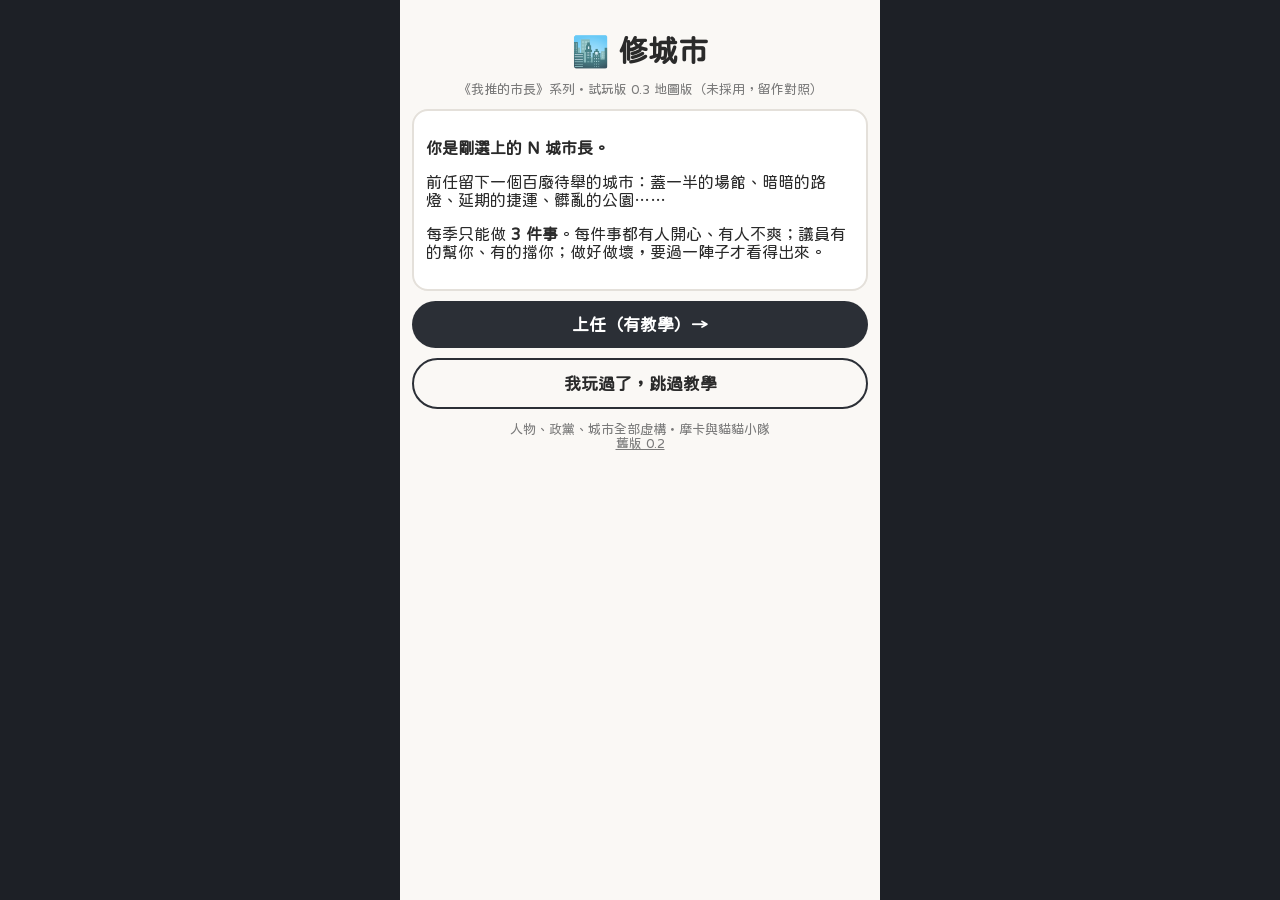
<file: fires/v03map.html>
<!doctype html>
<html lang="zh-Hant">
<head>
<meta charset="utf-8">
<meta http-equiv="Cache-Control" content="no-cache">
<meta name="viewport" content="width=device-width, initial-scale=1, viewport-fit=cover">
<title>修城市（試玩版）</title>
<link rel="preconnect" href="https://fonts.googleapis.com">
<link rel="preconnect" href="https://fonts.gstatic.com" crossorigin>
<link href="https://fonts.googleapis.com/css2?family=Huninn&display=swap" rel="stylesheet">
<style>
/* 配色、字型延續選戰篇 */
:root { --paper: #faf8f5; --ink: #2a2a2a; --muted: #7a7a7a; --room: #2b2f36; --red: #d93636; --gold: #e0a526; --green: #2e9e6a; --line: #e4e0da; --road: #d9d4cb; }
@font-face { font-family: 'ColorEmoji'; src: local('Apple Color Emoji'), local('Segoe UI Emoji'), local('Noto Color Emoji'); unicode-range: U+1F000-1FAFF, U+2600-27BF, U+2B00-2BFF, U+FE0F; }
* { box-sizing: border-box; -webkit-tap-highlight-color: transparent; }
html, body { margin: 0; background: #1d2026; color: var(--ink); font-family: 'ColorEmoji', 'Huninn', 'PingFang TC', 'Noto Sans TC', 'Microsoft JhengHei', sans-serif; }
#app { max-width: 480px; margin: 0 auto; min-height: 100vh; background: var(--paper); padding: 10px 12px 90px; position: relative; }
button { font-family: inherit; cursor: pointer; }
h1 { text-align: center; margin: 24px 0 4px; font-size: 30px; }
h2 { margin: 6px 0; font-size: 20px; }
h3 { margin: 12px 0 4px; font-size: 15px; }
.muted { color: var(--muted); font-size: 13px; }
.center { text-align: center; }
.btn { display: block; width: 100%; border: 0; border-radius: 999px; padding: 14px; margin: 10px 0; font-size: 17px; font-weight: 700; background: var(--room); color: #fff; }
.btn.ghost { background: transparent; color: var(--ink); border: 2px solid var(--room); }
.btn.tgt { box-shadow: 0 0 0 4px var(--gold); }
.btn:disabled { opacity: .4; }
.card { background: #fff; border: 2px solid var(--line); border-radius: 16px; padding: 12px; margin: 10px 0; }
.face { width: 64px; height: 64px; border-radius: 50%; object-fit: cover; background: #f3e6d0; }
.face.s { width: 34px; height: 34px; }
/* 頂部：四個大指標 */
.top { position: sticky; top: 0; z-index: 5; background: var(--paper); padding: 4px 0 6px; }
.row { display: flex; align-items: center; gap: 8px; }
.month { font-weight: 800; font-size: 16px; }
.ap { margin-left: auto; font-size: 18px; letter-spacing: 2px; }
.bars { display: grid; grid-template-columns: repeat(4, 1fr); gap: 6px; margin-top: 4px; }
.bar { font-size: 12px; white-space: nowrap; }
.bar i { display: block; height: 7px; border-radius: 4px; background: #eee; overflow: hidden; margin-top: 2px; }
.bar i b { display: block; height: 100%; }
.hint { background: var(--room); color: #fff; border-radius: 10px; padding: 7px 10px; font-size: 13px; font-weight: 700; margin-top: 6px; }
.hint.tut { background: var(--gold); color: #2a2a2a; animation: bob 1.2s infinite; }
@keyframes bob { 50% { transform: translateY(-2px); } }
/* N 城地圖：城市街廓＋道路（不是島嶼） */
.map { background: var(--road); border-radius: 18px; padding: 8px; display: grid; grid-template-columns: 1fr 1fr; gap: 8px; margin-top: 8px; position: relative; }
.map::before { content: ''; position: absolute; left: 50%; top: 6px; bottom: 6px; width: 4px; margin-left: -2px; background: repeating-linear-gradient(#fff 0 8px, transparent 8px 16px); opacity: .7; }
.dist { border-radius: 14px; padding: 6px; min-height: 104px; position: relative; transition: background .6s, filter .6s; }
.dn { display: block; width: 100%; text-align: left; border: 0; background: rgba(255,255,255,.55); border-radius: 8px; padding: 3px 6px; font-size: 12px; font-weight: 700; margin-bottom: 4px; color: var(--ink); }
.dn small { font-weight: 400; color: var(--muted); margin-left: 2px; }
.dn.tgt { box-shadow: 0 0 0 3px var(--gold); animation: bob 1s infinite; }
.moods { display: flex; gap: 3px; font-size: 11px; margin-top: 2px; }
.moods span { display: inline-flex; align-items: center; }
.dot { display: inline-block; width: 7px; height: 7px; border-radius: 50%; margin-left: 1px; }
.dot.g { background: var(--green); } .dot.y { background: var(--gold); } .dot.r { background: var(--red); }
.sites { display: flex; flex-wrap: wrap; gap: 5px; }
.site { position: relative; width: 62px; border: 2px solid rgba(0,0,0,.08); border-radius: 12px; background: rgba(255,255,255,.75); padding: 3px 2px; text-align: center; font-size: 24px; line-height: 1.1; }
.site small { display: block; font-size: 9px; color: #555; line-height: 1.15; margin-top: 2px; }
.site.broken { filter: grayscale(.85) contrast(.9); background: rgba(255,255,255,.5); }
.site.broken::after { content: '🚧'; position: absolute; right: -4px; top: -6px; font-size: 14px; filter: none; }
.site.rot { filter: grayscale(1) brightness(.85); }
.site.rot::after { content: '💢'; }
.site.work { background: #fff6df; border-color: var(--gold); }
.site.work::after { content: '🏗️'; position: absolute; right: -4px; top: -6px; font-size: 14px; }
.site.stuck::after { content: '⛔'; position: absolute; right: -4px; top: -6px; font-size: 14px; }
.site.great { background: #e3f6ea; border-color: var(--green); animation: shine 1.2s; }
.site.great::after { content: '✨'; position: absolute; right: -4px; top: -6px; font-size: 14px; }
.site.late { background: #e8f2ea; border-color: #7cb894; }
.site.late::after { content: '🐢'; position: absolute; right: -4px; top: -6px; font-size: 14px; }
.site.flawed { background: #f6efe0; border-color: #c9b38a; }
.site.flawed::after { content: '🔧'; position: absolute; right: -4px; top: -6px; font-size: 14px; }
.site.tgt { box-shadow: 0 0 0 4px var(--gold); animation: bob 1s infinite; }
.prog { height: 4px; background: #eee; border-radius: 2px; margin-top: 2px; overflow: hidden; }
.prog b { display: block; height: 100%; background: var(--gold); }
@keyframes shine { 0% { transform: scale(.8); } 60% { transform: scale(1.12); } 100% { transform: scale(1); } }
/* 底部 */
.dock { position: fixed; left: 0; right: 0; bottom: 0; z-index: 6; background: #fff; border-top: 2px solid var(--line); padding: 8px 12px calc(10px + env(safe-area-inset-bottom)); }
.dock .in { max-width: 456px; margin: 0 auto; display: flex; gap: 8px; align-items: center; }
.team { display: flex; gap: 2px; flex: 1; overflow-x: auto; }
.mem { text-align: center; font-size: 9px; width: 42px; flex: none; border: 0; background: none; padding: 0; color: var(--ink); }
.mem img { width: 34px; height: 34px; border-radius: 50%; object-fit: cover; border: 2px solid transparent; }
.mem.busy img { border-color: var(--gold); }
.mem.off img { opacity: .35; }
.endm { flex: none; border: 0; border-radius: 999px; background: var(--red); color: #fff; font-weight: 700; padding: 12px 14px; font-size: 14px; }
.endm.tgt { box-shadow: 0 0 0 4px var(--gold); }
/* 彈出 */
.sheet { position: fixed; inset: 0; z-index: 20; background: rgba(0,0,0,.45); display: flex; align-items: flex-end; justify-content: center; }
.sheet .box { background: var(--paper); width: 100%; max-width: 480px; border-radius: 20px 20px 0 0; padding: 14px 14px calc(18px + env(safe-area-inset-bottom)); max-height: 85vh; overflow-y: auto; animation: up .25s; }
@keyframes up { from { transform: translateY(40px); opacity: 0; } }
.opt { display: flex; align-items: center; gap: 10px; width: 100%; text-align: left; border: 2px solid var(--line); background: #fff; border-radius: 14px; padding: 10px 12px; margin: 7px 0; font-size: 15px; color: var(--ink); }
.opt small { display: block; font-size: 12px; color: var(--muted); }
.opt:disabled { opacity: .45; }
.opt.tgt { border-color: var(--gold); box-shadow: 0 0 0 3px #ffe39b; }
.opt.gray { border-style: dashed; }
.opt.on { border-color: var(--green); background: #eef8f1; }
.say { background: #fff; border-radius: 14px; padding: 10px 12px; margin: 8px 0; border-left: 4px solid var(--gold); font-size: 14px; line-height: 1.55; }
.eff { font-size: 12px; color: #555; background: #f4f1ec; border-radius: 8px; padding: 5px 8px; margin: 4px 0; line-height: 1.6; }
.eff b { color: var(--ink); }
.up { color: var(--green); font-weight: 700; } .down { color: var(--red); font-weight: 700; }
.grp { display: grid; grid-template-columns: 74px 1fr 34px 44px; align-items: center; gap: 6px; font-size: 13px; padding: 4px 0; border-bottom: 1px dashed #eee; }
.grp i { display: block; height: 8px; border-radius: 4px; background: #eee; overflow: hidden; }
.grp i b { display: block; height: 100%; }
.post { border-top: 1px solid #eee; padding: 6px 0; font-size: 14px; }
.post b { font-size: 12px; color: #6b5a33; display: block; }
.news div { font-size: 14px; padding: 4px 0; border-bottom: 1px dashed #eee; }
.who div { font-size: 13px; padding: 3px 0; }
.toast { position: fixed; left: 50%; top: 70px; transform: translateX(-50%); background: var(--room); color: #fff; padding: 9px 14px; border-radius: 12px; font-size: 13px; z-index: 30; max-width: 92vw; animation: fade 3s forwards; }
@keyframes fade { 0%, 80% { opacity: 1; } 100% { opacity: 0; } }
.legend { font-size: 12px; line-height: 1.8; } .legend span { white-space: nowrap; margin: 0 4px; }
.ending { text-align: center; }
.ending .big { font-size: 64px; }
.tri { display: grid; grid-template-columns: repeat(4, 1fr); gap: 6px; margin: 10px 0; }
.tri div { background: #fff; border: 2px solid var(--line); border-radius: 12px; padding: 8px 4px; font-size: 12px; }
.tri b { display: block; font-size: 20px; }
</style>
</head>
<body>
<div id="app"></div>
<script>
// ==========================================================
// 修城市（試玩版 0.3）— 你是剛選上的 N 城市長。百廢待舉。
// 每季只能做 3 件事。同一件事，有人開心、有人不爽；成果有好有壞，而且會晚一點才看到。
// 摩卡與貓貓小隊
// ==========================================================
const $ = s => document.querySelector(s), app = $('#app');
const rnd = n => Math.floor(Math.random() * n), pick = a => a[rnd(a.length)], shuffle = a => a.slice().sort(() => Math.random() - .5);
const TURNS = 16, AP = 3;
const SPEC = { eng: '工程', fin: '財務', cou: '議會', soc: '社福', tra: '交通', med: '媒體' };
const label = t => `第 ${Math.ceil(t / 4)} 年・${['1～3', '4～6', '7～9', '10～12'][(t - 1) % 4]} 月`;
const clamp = v => Math.max(0, Math.min(100, v));

// ---------- 每一區都有四種人（加上一位議員）----------
const GROUPS = { res: ['🏠', '居民'], shop: ['🏪', '店家'], com: ['🚇', '通勤族'], chief: ['🧓', '里長'] };
const GW = { res: .35, shop: .2, com: .25, chief: .2 };

// ---------- N 城地圖：六個區 ----------
const DISTRICTS = [
  { id: 'old', n: '舊城區', c: '#f4d9b8' }, { id: 'river', n: '河濱區', c: '#cfe4f2' },
  { id: 'tech', n: '科技園區', c: '#dcd6f2' }, { id: 'east', n: '東區商圈', c: '#f6d3d9' },
  { id: 'hill', n: '山邊住宅區', c: '#d6ecd2' }, { id: 'port', n: '港灣區', c: '#d2ecec' }
];
const dName = id => DISTRICTS.find(d => d.id === id).n;
// 壞掉的地方。during：施工期間每季對這一區的影響；after：完工後的影響（分三季慢慢出現）；city*：全市
// maint：完工後每季維護費；income：完工後每季多的稅收
const SITES = [
  { id: 'park', d: 'old', b: '🗑️', f: '🌳', bn: '髒亂的公園', fn: '共融公園', need: 'eng', dur: 2, cost: 6, obs: ['protest', 'tender'], tut: 1, during: { res: -2 }, after: { res: 9, chief: 6, shop: 3 } },
  { id: 'market', d: 'old', b: '🏚️', f: '🥬', bn: '漏水的老市場', fn: '新的傳統市場', need: 'soc', dur: 3, cost: 10, obs: ['protest', 'council', 'vendor'], during: { shop: -5, res: -1 }, after: { shop: 11, res: 6, chief: 4 } },
  { id: 'pole', d: 'old', b: '🪵', f: '🚶', bn: '人行道上的廢電線桿', fn: '暢通的人行道', need: 'eng', dur: 2, cost: 3, obs: ['kick', 'protest'], during: { com: -1 }, after: { res: 5, com: 5, chief: 4 } },
  { id: 'bike', d: 'river', b: '🚧', f: '🚲', bn: '斷掉的河濱自行車道', fn: '串起來的自行車道', need: 'tra', dur: 3, cost: 8, obs: ['tender', 'central'], during: { com: -1 }, after: { com: 8, res: 5 } },
  { id: 'sky', d: 'river', b: '🌁', f: '🌉', bn: '沒人去的天空步道', fn: '夜間燈光步道', need: 'eng', dur: 3, cost: 9, obs: ['vendorRun', 'council'], during: { res: -2 }, after: { shop: 9, res: 2 }, maint: 1 },
  { id: 'lamp', d: 'river', b: '💡', f: '🌟', bn: '暗暗的路燈（十年合約）', fn: '亮起來的路燈', need: 'fin', dur: 2, cost: 8, obs: ['contract'], during: {}, after: { res: 7, com: 4, chief: 4 } },
  { id: 'metro', d: 'tech', b: '🚇', f: '🚄', bn: '延期的捷運延伸線', fn: '捷運延伸線', need: 'tra', dur: 5, cost: 18, obs: ['central', 'tender', 'council'], during: { com: -4, shop: -4, res: -2 }, cityDuring: { com: -1 }, after: { com: 10, shop: 8, res: 6 }, cityAfter: { com: 4 },
    tiers: ['🚄 如期通車，月台擠滿人', '🐢 延期了，但終於通車', '🔧 通車了，但三天兩頭故障'], afterNews: '🏠 捷運站周邊房價漲了一成，屋主開心，租屋族在脆上哀號。' },
  { id: 'land', d: 'tech', b: '📜', f: '🏢', bn: '綁住的地上權', fn: '大廠進駐', need: 'fin', dur: 3, cost: 14, obs: ['contract', 'council'], during: {}, after: { shop: 10, res: 3, com: -4 }, income: 2, afterNews: '🚗 大廠上下班時間，園區聯外道路塞成停車場。' },
  { id: 'dome', d: 'east', b: '🏗️', f: '🏟️', bn: '蓋一半的巨型場館', fn: '巨型場館', need: 'fin', dur: 5, cost: 20, obs: ['contract', 'vendorRun', 'council'], hard: 1, during: { com: -3, res: -2 }, after: { shop: 10, com: -2 }, maint: 2,
    tiers: ['🏟️ 完工啟用，第一場就爆滿', '🐢 延了又延，總算啟用', '🔧 啟用了，但草皮和音響一直被罵'], afterNews: '🎤 場館可以辦大型演唱會了（點「東區商圈」）。每季維護費也開始算了。' },
  { id: 'cross', d: 'east', b: '🚦', f: '🛣️', bn: '塞爆的路口', fn: '順暢的路口', need: 'tra', dur: 2, cost: 5, obs: ['protest', 'director'], during: { com: -3, shop: -2 }, after: { com: 10, shop: 3 } },
  { id: 'scooter', d: 'east', b: '🛵', f: '🚸', bn: '被機車佔滿的騎樓', fn: '走得過的騎樓', need: 'cou', dur: 2, cost: 2, obs: ['protest', 'council'], during: { shop: -2 }, after: { res: 6, com: 4, shop: -4, chief: -2 }, afterNews: '🛵 騎樓淨空了，但店家抱怨客人沒地方停機車。' },
  { id: 'housing', d: 'hill', b: '🏚️', f: '🏘️', bn: '危老公寓', fn: '新的社會住宅', need: 'soc', dur: 4, cost: 16, obs: ['protest', 'council', 'tender'], during: { res: -3, chief: -1 }, after: { res: 11, shop: 3, chief: 2 } },
  { id: 'elder', d: 'hill', b: '🧓', f: '🏡', bn: '沒有長照據點的社區', fn: '長照據點', need: 'soc', dur: 2, cost: 6, obs: ['director', 'council'], during: {}, after: { res: 8, chief: 7 } },
  { id: 'lunch', d: 'hill', b: '🍱', f: '🍎', bn: '流標的營養午餐', fn: '每校都有熱騰騰的午餐', need: 'soc', dur: 2, cost: 7, obs: ['tender', 'central'], during: {}, after: { res: 9, chief: 3 } },
  { id: 'stadium', d: 'port', b: '🏟️', f: '🏆', bn: '一啟用就積水的體育場', fn: '辦得了國際賽的體育場', need: 'eng', dur: 3, cost: 10, obs: ['vendorRun', 'contract'], during: { res: -1 }, after: { shop: 7, res: 3 }, maint: 1, afterNews: '🎤 體育場可以辦大型演唱會了（點「港灣區」）。' },
  { id: 'museum', d: 'port', b: '🏛️', f: '🎨', bn: '只剩冷氣在上班的紀念館', fn: '熱鬧的青年基地', need: 'med', dur: 2, cost: 7, obs: ['council', 'protest'], during: {}, after: { shop: 5, res: 4 } }
];
const TIER_DEF = ['✨ 如期完工，品質很好', '🐢 延期了，但完成了', '🔧 完成了，但問題不斷'];
const TIER_MULT = { great: 1, late: .8, flawed: .45 };
// 阻礙：每種有兩個解法（一定要花一件事）或先放著
const OBS = {
  council: { e: '🏛️', t: '議會不給錢', a: [['去議會協商', { budget: -2 }, 'cou'], ['答應議員的地方建設換預算', { budget: -6, gray: 1 }]] },
  tender: { e: '📭', t: '招標流標，沒有廠商來', a: [['提高預算重新招標', { budget: -4 }, 'fin'], ['放寬資格再招一次', { rush: 1 }]] },
  vendorRun: { e: '🏃', t: '得標廠商跑掉了', a: [['解約、重新發包', { budget: -5 }, 'fin'], ['找認識的廠商直接接手', { gray: 1, rush: 1 }]] },
  contract: { e: '📜', t: '被前任簽的合約綁住', a: [['付錢提前解約', { budget: -8 }, 'fin'], ['跟廠商重新談', {}, 'cou']] },
  protest: { e: '📢', t: '附近居民和攤商抗議', a: [['開說明會好好溝通', { d: { res: 2, chief: 2 } }, 'soc'], ['先動工再說', { d: { res: -5, chief: -4 }, rush: 1 }]] },
  director: { e: '🙅', t: '局長不配合', a: [['找局長好好談', {}, 'cou'], ['換一位局長', { all: -2, swap: 1 }]] },
  central: { e: '🏢', t: '要等中央核定', a: [['去中央跑公文', {}, 'cou'], ['先自己出錢', { budget: -8 }]] },
  kick: { e: '⚽', t: '五個單位互踢皮球', a: [['把大家叫來當面喬', {}, 'cou'], ['叫工務局先拆再說', { d: { res: 2 }, gray: 1 }]] },
  vendor: { e: '🧾', t: '攤商自治會有意見', a: [['一攤一攤去拜訪', { d: { shop: 2 } }, 'soc'], ['給自治會長一點好處', { gray: 1 }]] }
};
// 政策：不用派人，花一件事。同一件事對不同的人有加有減，結果有好有壞
const POLICIES = [
  { id: 'demo', e: '🏚️', n: '拆除違建', ds: ['old', 'hill', 'port'], cost: 2, eff: { res: 6, chief: -7, shop: -2 }, coun: { favor: -15, watch: 8, show: 2, deal: -6 },
    say: '巷子裡的頂樓加蓋、鐵皮屋、佔用防火巷的倉庫……有些已經十幾年，有些是里長的親戚。',
    outs: [['順利拆完，巷子寬了，消防車進得來', 1], ['拆到一半被告上法院，案子拖著', .5, { budget: -3 }], ['拆完沒多久，又長回來了', .3]] },
  { id: 'stall', e: '🛒', n: '整頓佔道攤販', ds: ['old', 'east'], cost: 1, eff: { res: 6, com: 4, shop: -7, chief: -5 }, coun: { favor: -12, watch: 6, show: -4, deal: -6 },
    say: '人行道被攤販佔滿，推嬰兒車只能走馬路。但有些攤子擺了三十年，攤商說「我們也要生活」。',
    outs: [['人行道走得過了，攤商移進合法攤區', 1], ['攤販打游擊，今天趕走明天回來', .5], ['攤商自救會抗議上了新聞', .6, { all: -2 }]] },
  { id: 'redline', e: '🚫', n: '紅線違停嚴格取締', ds: ['tech', 'east', 'hill'], cost: 0, eff: { com: 7, res: 2, shop: -6, chief: -4 }, coun: { favor: -8, watch: 4, show: -6, deal: -4 },
    say: '路口違停讓公車進不了站。但店家說，客人停一下就被開單，生意怎麼做？',
    outs: [['公車準點了，路口順了', 1], ['開單開到民怨，議員幫店家喊冤', .5, { all: -1 }], ['取締兩週就鬆了，又回到原樣', .3]] },
  { id: 'ubike', e: '🚲', n: '廣設公共自行車站', ds: ['river', 'tech', 'old'], cost: 3, eff: { com: 6, res: 3, shop: -2 }, coun: { favor: 0, watch: 4, show: 6, deal: 2 },
    say: '通勤族一直敲碗。但車站要佔掉一些汽機車格，店家門口的停車位會變少。',
    outs: [['一個月就有人天天騎', 1], ['熱門站永遠沒車、冷門站停滿', .6], ['車被亂停、被丟進河裡，上了新聞', .4, { all: -1 }]] },
  { id: 'concert', e: '🎤', n: '辦大型演唱會', ds: ['east', 'port'], req: { east: 'dome', port: 'stadium' }, cost: 4, again: 4, eff: { shop: 10, res: -6, com: -5 }, later: 7, coun: { favor: 4, watch: -2, show: 8, deal: 4 },
    say: '觀光客和周邊店家都等著。附近居民已經在問：噪音到幾點？散場交通誰負責？',
    outs: [['爆滿，散場也順，周邊店家笑開懷', 1], ['爆滿，但散場交通大打結，排車排到半夜', 1, { com: -6, res: -2 }], ['票賣不好，贊助商臉很臭', .4, { budget: -4 }]] }
];
// 議員：同一位可以這次幫你、下次擋你（看他對你的態度和他是哪種人）
const CTYPE = { watch: '認真監督', favor: '會來關說', show: '只想上新聞', deal: '喜歡交換' };
const CNAMES = ['方議員', '江議員', '何議員', '高議員', '杜議員', '余議員'];

// ---------- 團隊：三位副市長＋三位局長（選戰篇的畫風）；個性用了才知道 ----------
const ROSTER = [
  { n: '周副市長', img: 'npc_councilor', sp: 'cou' }, { n: '林副市長', img: 'npc_director', sp: 'fin' }, { n: '陳副市長', img: 'npc_volunteer', sp: 'soc' },
  { n: '工務局長', img: 'npc_staff', sp: 'eng' }, { n: '交通局長', img: 'npc_foreign', sp: 'tra' }, { n: '新聞處長', img: 'npc_reporter', sp: 'med' }
];
const SPARE = [ { n: '資深文官', img: 'npc_elder', sp: 'cou' }, { n: '學者局長', img: 'npc_pundit', sp: 'fin' }, { n: '新來的局長', img: 'npc_intern', sp: 'eng' }, { n: '鄰市來的局長', img: 'npc_shady', sp: 'tra' }, { n: '社工出身的局長', img: 'npc_chief', sp: 'soc' }, { n: '前記者', img: 'npc_donor', sp: 'med' } ];
const PERS = {
  good: { w: 34, n: '靠得住' },
  pro: { w: 14, n: '超能幹', line: '「這個我上週就順手處理好了。」' },
  credit: { w: 13, n: '很會搶功', line: '剪綵時站到你前面：「這是我一手推動的。」' },
  blame: { w: 13, n: '很會推責任', line: '「這是市長交辦不清楚，不是我們局處的問題。」' },
  image: { w: 13, n: '只想拍影片', line: '拍了一支工地巡視短片，工地其實沒動。' },
  vendor: { w: 13, n: '跟廠商很熟', line: '被拍到跟得標廠商吃飯：「只是老朋友啦。」' }
};
const pickP = () => { let x = Math.random() * 100; for (const [k, p] of Object.entries(PERS)) { x -= p.w; if (x < 0) return k; } return 'good'; };
const mk = (b, i) => ({ ...b, id: 'm' + i + rnd(1e6), per: pickP(), known: false, busy: null, off: 0 });

// ---------- 狀態 ----------
let S;
function newGame(tut) {
  const g = rnd(2) ? 'm' : 'f', L = 'ABCDEF'[rnd(6)];
  const others = shuffle('ABCDEF'.replace(L, '').split('')), types = shuffle(['watch', 'favor', 'show', 'deal', pick(['watch', 'favor', 'show', 'deal']), pick(['watch', 'show', 'deal'])]);
  S = { t: 1, ap: AP, budget: 60, pocket: 0, heat: 0, caught: false, team: ROSTER.map(mk),
    sites: SITES.map(s => ({ ...s, st: 'broken', prog: 0, age: 0, idle: 0, by: null, ob: null, obAge: 0, obHard: 0, bribe: false, favor: 0, rush: 0, stuckLong: 0, surface: 0, tier: null })),
    dist: {}, coun: DISTRICTS.map((d, i) => ({ d: d.id, n: CNAMES[i], img: `art/${others[i % 5]}_${rnd(2) ? 'm' : 'f'}_`, type: types[i], att: 45 + rnd(11), known: false })),
    lag: [], promise: [], pol: {}, visit: null, partyUsed: [], news: [], tut: tut ? 1 : 0, face: `art/${L}_${g}_`, fixedCount: 0, done: [] };
  DISTRICTS.forEach(d => S.dist[d.id] = { res: 42 + rnd(14), shop: 42 + rnd(14), com: 40 + rnd(14), chief: 44 + rnd(12) });
  if (tut) { S.team.find(m => m.sp === 'eng').per = 'good'; }
  snap();
}
const snap = () => { S.snap = JSON.parse(JSON.stringify(S.dist)); };
const site = id => S.sites.find(s => s.id === id), mem = id => S.team.find(m => m.id === id), counOf = d => S.coun.find(c => c.d === d);
const popOf = d => Object.keys(GW).reduce((a, k) => a + S.dist[d][k] * GW[k], 0);
const pop = () => DISTRICTS.reduce((a, d) => a + popOf(d.id), 0) / DISTRICTS.length;
const council = () => S.coun.reduce((a, c) => a + c.att, 0) / S.coun.length;
const isDone = s => ['great', 'late', 'flawed'].includes(s.st);
const cityPct = () => Math.round(S.sites.reduce((a, s) => a + (s.st === 'great' || s.st === 'late' ? 1 : s.st === 'flawed' ? .6 : 0), 0) / S.sites.length * 100);
// 套用影響：d 可以是區域 id 或 'all'
function applyG(d, eff, mult = 1) {
  if (!eff) return;
  for (const id of d === 'all' ? Object.keys(S.dist) : [d]) for (const k of Object.keys(GROUPS)) if (eff[k]) S.dist[id][k] = clamp(S.dist[id][k] + eff[k] * mult);
}
const allG = n => applyG('all', { res: n, shop: n, com: n, chief: n });
const cAtt = (c, n) => { c.att = clamp(c.att + n); };
function fx(o) { if (o.budget) S.budget = clamp(S.budget + o.budget); if (o.pocket) S.pocket += o.pocket; if (o.all) allG(o.all); }
// 「🏠+6 🧓−7」：玩家一眼看到誰開心誰不爽
const effStr = (eff, mult = 1) => Object.keys(GROUPS).filter(k => eff && eff[k]).map(k => { const v = Math.round(eff[k] * mult); return `<span class="${v > 0 ? 'up' : 'down'}">${GROUPS[k][0]}${v > 0 ? '+' : '−'}${Math.abs(v)}</span>`; }).join(' ');
const moodCls = v => v >= 55 ? 'g' : v >= 38 ? 'y' : 'r';
const moodFace = v => v >= 55 ? '😊' : v >= 38 ? '😐' : '😠';
function reveal(m) { if (m.known) return ''; m.known = true; return m.per === 'good' ? '' : `😳 ${m.n}：${PERS[m.per].line}<br><small>原來他是「${PERS[m.per].n}」的人。</small>`; }

// ---------- 教學（第一季）----------
const TUT = {
  1: { hint: '👉 點地圖上閃爍的「髒亂的公園」', tgt: 'site:park' },
  2: { hint: '👉 選工務局長（⚡專長是工程）', tgt: 'mem-eng' },
  3: { hint: '👉 選「正常發包」開工', tgt: 'opt:0' },
  4: { hint: '👉 這一季還能做 2 件事，先按右下角「下一季」看看', tgt: 'end' },
  5: { hint: '👉 工地冒出阻礙了！點公園處理它', tgt: 'site:park' },
  6: { hint: '👉 選一個解法（每個解法都要花一件事）', tgt: 'opt:0' },
  7: { hint: '👉 按「下一季」，看公園完工', tgt: 'end' },
  9: { hint: '👉 點「舊城區」，看看誰開心、誰不爽', tgt: 'dist:old' }
};
const tutHint = () => S.tut && TUT[S.tut] ? TUT[S.tut] : null;
const tutLock = () => S.tut && S.tut < 9;

// ---------- 主畫面：地圖 ----------
function bars() {
  const one = (n, v, c) => `<div class="bar">${n} ${Math.round(v)}<i><b style="width:${v}%;background:${c || (v < 30 ? 'var(--red)' : v < 45 ? 'var(--gold)' : 'var(--green)')}"></b></i></div>`;
  return `<div class="bars">${one('😊民意', pop())}${one('💰財政', S.budget)}${one('🏙️城市', cityPct(), '#5b8bd9')}${one('🏛️議會', council())}</div>${S.pocket ? `<div class="muted" style="margin-top:3px">🤫 你的口袋：${S.pocket}　${S.heat >= 6 ? '<b style="color:var(--red)">有人在查你了</b>' : ''}</div>` : ''}`;
}
function home() {
  const h = tutHint(), tgt = h && h.tgt;
  app.innerHTML = `<div class="top"><div class="row"><img class="face s" src="${S.face}smile.webp" alt=""><span class="month">${label(S.t)}</span><span class="ap">${'🟡'.repeat(S.ap)}${'⚪'.repeat(AP - S.ap)}</span></div>${bars()}
    <div class="hint ${h ? 'tut' : ''}">${h ? h.hint : S.ap ? `👉 點工地開工，點區域名稱看那裡的人、推政策。這一季還能做 ${S.ap} 件事` : '👉 這一季的事做完了，按「下一季」'}</div></div>
    <div class="map">${DISTRICTS.map(d => { const ss = S.sites.filter(s => s.d === d.id), ok = ss.filter(isDone).length / ss.length, g = S.dist[d.id], c = counOf(d.id);
      return `<div class="dist" style="background:${d.c};filter:saturate(${0.3 + ok * 0.85})"><button class="dn ${tgt === 'dist:' + d.id ? 'tgt' : ''}" data-d="${d.id}">${d.n} ›<small>${Math.round(ok * 100)}%</small><div class="moods">${Object.keys(GROUPS).map(k => `<span>${GROUPS[k][0]}<b class="dot ${moodCls(g[k])}"></b></span>`).join('')}<span>🎤<b class="dot ${moodCls(c.att)}"></b></span></div></button><div class="sites">${ss.map(siteChip).join('')}</div></div>`; }).join('')}</div>
    <p class="muted center legend"><span>🚧壞掉</span><span>🏗️施工</span><span>⛔卡住</span><span>✨修好</span><span>🐢延期</span><span>🔧常出包</span><span>💢越來越爛</span><br><span>🏠居民</span><span>🏪店家</span><span>🚇通勤族</span><span>🧓里長</span><span>🎤議員</span><br><span><b class="dot g"></b>開心</span><span><b class="dot y"></b>普通</span><span><b class="dot r"></b>不爽</span></p>
    <div class="dock"><div class="in"><div class="team">${S.team.map(m => `<button class="mem ${m.busy ? 'busy' : ''} ${m.off ? 'off' : ''}" data-m="${m.id}"><img src="art/${m.img}.webp" alt=""><br>${m.n.replace('副市長', '副')}</button>`).join('')}</div><button class="endm ${tgt === 'end' ? 'tgt' : ''}" id="end">下一季 →</button></div></div>`;
  document.querySelectorAll('[data-s]').forEach(b => b.onclick = () => { if (S.tut && tgt !== 'site:' + b.dataset.s) return; openSite(b.dataset.s); });
  document.querySelectorAll('[data-d]').forEach(b => b.onclick = () => { if (S.tut && tgt !== 'dist:' + b.dataset.d) return; openDistrict(b.dataset.d); });
  document.querySelectorAll('[data-m]').forEach(b => b.onclick = () => { if (S.tut) return; openMember(b.dataset.m); });
  $('#end').onclick = () => { if (S.tut && tgt !== 'end') return; endMonth(); };
  if (S.visit && !S.tut) showVisit();
}
function siteChip(s) {
  const tgt = tutHint() && tutHint().tgt === 'site:' + s.id;
  const rot = s.st === 'broken' && s.idle >= 6;
  const cls = s.st === 'work' ? (s.ob ? 'work stuck' : 'work') : s.st === 'broken' ? (rot ? 'broken rot' : 'broken') : s.st;
  return `<button class="site ${cls} ${tgt ? 'tgt' : ''}" data-s="${s.id}">${isDone(s) ? s.f : s.b}<small>${isDone(s) ? s.fn : s.bn}</small>${s.st === 'work' ? `<div class="prog"><b style="width:${s.prog / s.dur * 100}%"></b></div>` : ''}</button>`;
}

// ---------- 彈出 ----------
function sheet(html, after, lock) {
  const d = document.createElement('div'); d.className = 'sheet'; d.innerHTML = `<div class="box">${html}</div>`;
  d.onclick = e => { if (e.target === d && !tutLock() && !lock) d.remove(); };
  document.body.appendChild(d); if (after) after(d); return d;
}
const closeSheets = () => document.querySelectorAll('.sheet').forEach(x => x.remove());

// ---------- 區域：誰開心誰不爽、議員、政策 ----------
function openDistrict(id) {
  const d = DISTRICTS.find(x => x.id === id), g = S.dist[id], s0 = S.snap[id], c = counOf(id), ss = S.sites.filter(s => s.d === id);
  const tut = S.tut === 9;
  if (tut) S.tut = 10;
  const pols = POLICIES.filter(p => p.ds.includes(id));
  const row = (icon, n, v, dv) => `<div class="grp"><span>${icon} ${n}</span><i><b style="width:${v}%;background:var(--${moodCls(v) === 'g' ? 'green' : moodCls(v) === 'y' ? 'gold' : 'red'})"></b></i><span>${moodFace(v)}${Math.round(v)}</span><span class="${dv > 0 ? 'up' : dv < 0 ? 'down' : 'muted'}">${dv ? (dv > 0 ? '+' : '−') + Math.abs(dv) : '—'}</span></div>`;
  sheet(`<h2>${d.n}</h2><div class="muted">修好 ${ss.filter(isDone).length}/${ss.length}・最右邊是這一季的變化</div>
    ${tut ? '<div class="hint tut">✨ 公園修好，居民和里長開心了。之後每件事都會有人開心、有人不爽，而且成果要慢慢才出來。教學結束，交給你了！</div>' : ''}
    <div class="card" style="padding:6px 10px">${Object.keys(GROUPS).map(k => row(GROUPS[k][0], GROUPS[k][1], g[k], Math.round(g[k] - s0[k]))).join('')}</div>
    <div class="card row"><img class="face s" src="${c.img}${c.att >= 60 ? 'smile' : c.att <= 35 ? 'sad' : 'flat'}.webp" alt=""><div style="flex:1"><b>🎤 ${c.n}</b>　<span class="muted">${c.known ? '「' + CTYPE[c.type] + '」的議員' : '還看不出是哪種議員'}</span><div class="grp" style="grid-template-columns:70px 1fr 34px;border:0"><span class="muted">對你的態度</span><i><b style="width:${c.att}%;background:var(--${moodCls(c.att) === 'g' ? 'green' : moodCls(c.att) === 'y' ? 'gold' : 'red'})"></b></i><span>${Math.round(c.att)}</span></div></div></div>
    ${tut ? '' : `<h3>📋 可以推的政策（一件事）</h3>${pols.map(p => polBtn(p, id)).join('')}`}
    <button class="btn ghost ${tut ? 'tgt' : ''}" id="x">${tut ? '知道了 →' : '關閉'}</button>`, x => {
    x.querySelector('#x').onclick = () => { if (S.tut === 10) S.tut = 0; closeSheets(); home(); };
    x.querySelectorAll('[data-p]').forEach(b => b.onclick = () => { closeSheets(); doPolicy(POLICIES.find(p => p.id === b.dataset.p), id); });
  });
}
function polBtn(p, d) {
  const key = p.id + ':' + d, used = S.pol[key];
  let why = '';
  if (p.req && !isDone(site(p.req[d]))) why = `要先修好${site(p.req[d]).bn.replace(/^.*的/, '')}`;
  else if (used && !p.again) why = '做過了';
  else if (used && S.t - used < p.again) why = `${p.again - (S.t - used)} 季後才能再辦`;
  else if (S.budget < p.cost) why = `財政不夠（要 ${p.cost}）`;
  else if (!S.ap) why = '這一季的事做完了';
  return `<button class="opt" data-p="${p.id}" ${why ? 'disabled' : ''}>${p.e}<span>${p.n}${p.cost ? `<small>財政 −${p.cost}</small>` : ''}<span class="eff" style="display:block">${effStr(p.eff)}${p.later ? '　💰之後 +' + p.later : ''}${why ? '　・' + why : ''}</span></span></button>`;
}
function doPolicy(p, d) {
  S.ap--; fx({ budget: -p.cost }); S.pol[p.id + ':' + d] = S.t;
  const c = counOf(d);
  const w = c.att >= 60 ? [.6, .25, .15] : c.att <= 35 ? [.35, .35, .3] : [.5, .3, .2];
  let x = Math.random(), i = 0; while (i < 2 && x > w[i]) { x -= w[i]; i++; }
  const o = p.outs[i];
  applyG(d, p.eff, o[1]); if (o[2]) { fx(o[2]); applyG(d, o[2]); }
  if (p.later && i < 2) S.lag.push({ at: S.t + 1, budget: p.later, msg: `💰 ${dName(d)}演唱會的觀光收入進帳了。` });
  cAtt(c, p.coun[c.type]);
  let msg = `${p.e} ${dName(d)}${p.n}：${o[0]}。`;
  const cr = p.coun[c.type] >= 5 ? `${c.n}公開支持。` : p.coun[c.type] <= -8 ? `${c.n}在議會拍桌：「市府不顧基層！」` : '';
  if (cr) msg += cr;
  S.news.push(msg + (c.known ? '' : `<br><small>${c.n}的反應，讓你覺得他是「${CTYPE[c.type]}」的人。</small>`));
  c.known = true;
  sheet(`<h2>${p.e} ${p.n}</h2><div class="say">${p.say}</div><div class="say"><b>${o[0]}。</b>${cr ? '<br>' + cr : ''}</div><div class="eff">${dName(d)}：${effStr(p.eff, o[1])} ${o[2] && o[2].budget ? `💰${o[2].budget}` : ''}</div><button class="btn" id="x">好</button>`, x => x.querySelector('#x').onclick = () => { closeSheets(); home(); });
}

// ---------- 點一個工地 ----------
function openSite(id) {
  if (S.tut === 1) S.tut = 2;
  if (S.tut === 5) S.tut = 6;
  const s = site(id), h = tutHint();
  if (isDone(s)) return sheet(`<h2>${s.f} ${s.fn}</h2><div class="say">${(s.tiers || TIER_DEF)[['great', 'late', 'flawed'].indexOf(s.st)]}</div><div class="eff">對${dName(s.d)}：${effStr(s.after, TIER_MULT[s.st])}${s.maint ? '　💰維護費 −' + s.maint + '／季' : ''}${s.income ? '　💰稅收 +' + s.income + '／季' : ''}</div><button class="btn ghost" id="x">關閉</button>`, d => d.querySelector('#x').onclick = closeSheets);
  if (!S.ap) return toast('這一季的事做完了，按「下一季」');
  if (s.st === 'broken') {
    const free = S.team.filter(m => !m.busy && !m.off);
    return sheet(`<h2>${s.b} ${s.bn}</h2><div class="muted">${dName(s.d)}・大約 ${s.dur} 季・財政 −${s.cost}・最適合：${SPEC[s.need]}</div>
      <div class="eff"><b>施工期間</b>每季：${effStr(s.during) || '沒什麼影響'}${s.cityDuring ? '（全市 ' + effStr(s.cityDuring) + '）' : ''}<br><b>完工後</b>：${effStr(s.after)}${s.cityAfter ? '（全市 ' + effStr(s.cityAfter) + '）' : ''}${s.maint ? '・💰維護費 −' + s.maint + '／季' : ''}${s.income ? '・💰稅收 +' + s.income + '／季' : ''}<br><span class="muted">成果好壞看派誰去、過程順不順，還有一點運氣。</span></div>
      <p><b>派誰負責？</b></p>${free.map(m => `<button class="opt ${h && h.tgt === 'mem-eng' && m.sp === 'eng' ? 'tgt' : ''}" data-m="${m.id}"><img class="face s" src="art/${m.img}.webp" alt=""><span>${m.n} ${m.sp === s.need ? '⚡' : ''}<small>專長：${SPEC[m.sp]}${m.known && m.per !== 'good' ? '・' + PERS[m.per].n : ''}</small></span></button>`).join('') || '<div class="say">大家都有事在忙。</div>'}
      ${S.tut ? '' : `<button class="opt gray" id="surf">🎨<span>先做表面工夫<small>拍個照、掛個布條，這一區先開心一點；東西還是壞的（一件事）</small></span></button><button class="btn ghost" id="x">先不要</button>`}`, d => {
      d.querySelectorAll('[data-m]').forEach(b => b.onclick = () => { if (S.tut && mem(b.dataset.m).sp !== 'eng') return; if (S.tut) S.tut = 3; closeSheets(); chooseHow(s, mem(b.dataset.m)); });
      const sf = d.querySelector('#surf'); if (sf) sf.onclick = () => { closeSheets(); S.ap--; s.surface = 3; applyG(s.d, { res: 4, chief: 3 }); S.news.push(`🎨 ${s.bn}掛上「市府關心中」布條，大家先放心了一點。`); toast('這一區先開心一點。東西還是壞的。'); home(); };
      const x = d.querySelector('#x'); if (x) x.onclick = closeSheets;
    });
  }
  if (s.st === 'work' && s.ob) {
    const o = OBS[s.ob];
    return sheet(`<h2>${o.e} ${o.t}</h2><div class="muted">${s.bn}・負責：${mem(s.by) ? mem(s.by).n : '—'}・卡了 ${s.obAge} 季</div><div class="say">這件事不解決，工程就卡住不動（施工的影響還是照算）。${s.obHard ? `<br>${counOf(s.d).n}這次在擋你，比較難談。` : ''}</div>
      ${o.a.map((a, i) => `<button class="opt ${a[1].gray ? 'gray' : ''} ${h && h.tgt === 'opt:' + i ? 'tgt' : ''}" data-i="${i}">${a[1].gray ? '🤫' : '🔧'}<span>${a[0]}<small>${optDesc(a, s)}</small></span></button>`).join('')}
      ${S.tut ? '' : '<button class="btn ghost" id="x">先放著</button>'}`, d => {
      d.querySelectorAll('[data-i]').forEach(b => b.onclick = () => { if (S.tut && b.dataset.i !== '0') return; closeSheets(); solve(s, +b.dataset.i); });
      const x = d.querySelector('#x'); if (x) x.onclick = closeSheets;
    });
  }
  return sheet(`<h2>🏗️ ${s.bn}</h2><div class="muted">負責：${mem(s.by).n}・進度 ${s.prog}/${s.dur}・已經做了 ${s.age} 季</div><div class="say">工程照進度走中。</div>
    <button class="opt" id="push">🏃<span>親自去工地盯進度<small>這一季多推進一格（一件事）</small></span></button><button class="btn ghost" id="x">關閉</button>`, d => {
    d.querySelector('#push').onclick = () => { closeSheets(); S.ap--; s.prog++; S.news.push(`🏃 你親自到${s.bn}的工地盯進度，工人很緊張。`); if (s.prog >= s.dur) finish(s, []); home(); };
    d.querySelector('#x').onclick = closeSheets;
  });
}
const optDesc = (a, s) => { const o = a[1], p = []; if (o.budget) p.push(`財政 ${o.budget * (s.obHard ? 2 : 1)}`); if (o.d) p.push(effStr(o.d)); if (o.all) p.push(`全市 ${o.all}`); if (o.gray) p.push('快，但有人會記住'); if (o.rush) p.push('品質可能變差'); if (o.swap) p.push('換人要花時間'); if (a[2]) p.push(`找${SPEC[a[2]]}專長的人比較容易成功`); return p.join('・') || '要花一件事'; };
function chooseHow(s, m) {
  const h = tutHint();
  sheet(`<h2>${s.b} ${s.bn}</h2><div class="muted">負責：${m.n}${m.sp === s.need ? ' ⚡' : ''}${s.favor ? '・⚠️ 議員關說的廠商會來投標' : ''}</div>
    <button class="opt ${h && h.tgt === 'opt:0' ? 'tgt' : ''}" id="n" ${S.budget < s.cost ? 'disabled' : ''}>📋<span>正常發包<small>${S.budget < s.cost ? `財政不夠（要 ${s.cost}，只剩 ${Math.round(S.budget)}）` : `財政 −${s.cost}`}</small></span></button>
    ${S.tut ? '' : `<button class="opt gray" id="b" ${S.budget < s.cost ? 'disabled' : ''}>🤫<span>正常發包，但私下拿點好處<small>財政 −${s.cost}・你的口袋 +${Math.ceil(s.cost / 2)}・成果多半很差，可能被爆料</small></span></button>`}
    ${S.tut ? '' : '<button class="btn ghost" id="x">算了</button>'}`, d => {
    d.querySelector('#n').onclick = () => { closeSheets(); start(s, m, false); };
    const b = d.querySelector('#b'); if (b) b.onclick = () => { closeSheets(); start(s, m, true); };
    const x = d.querySelector('#x'); if (x) x.onclick = closeSheets;
  });
}
function start(s, m, bribe) {
  S.ap--; fx({ budget: -s.cost });
  s.st = 'work'; s.by = m.id; s.prog = 0; s.age = 0; s.bribe = bribe; s.idle = 0; s.surface = 0; m.busy = s.id;
  if (bribe) { fx({ pocket: Math.ceil(s.cost / 2) }); S.heat += 2; }
  let msg = `🏗️ ${s.bn}開工了，由${m.n}負責。`;
  if (m.per === 'image') { const r = reveal(m); if (r) msg += '<br>' + r; }
  S.news.push(msg.replace(/<br>.*$/, ''));
  if (S.tut === 3) S.tut = 4;
  toastHtml(msg);
  home();
}
function solve(s, i) {
  const o = OBS[s.ob], a = o.a[i], m = mem(s.by), eff = a[1];
  S.ap--;
  let ok = !(a[2] && m && m.sp !== a[2] && Math.random() < 0.35);
  if (S.tut) ok = true;
  if (ok) {
    if (eff.budget) fx({ budget: eff.budget * (s.obHard ? 2 : 1) });
    if (eff.d) applyG(s.d, eff.d); if (eff.all) allG(eff.all);
    if (eff.gray) { S.heat += 1; fx({ pocket: 1 }); }
    if (eff.rush) s.rush += eff.rush;
    if (eff.swap && m) replaceMember(m);
    if (s.ob === 'council') cAtt(counOf(s.d), eff.gray ? 10 : 3);
    S.news.push(`🔧 ${s.bn}：${a[0]}，${o.t}解決了。`);
    s.ob = null; s.obAge = 0; s.obHard = 0;
    toast(`解決了：${o.t}`);
  } else { S.news.push(`😓 ${s.bn}：${a[0]}，但談不攏。`); toast('談不攏，下一季再試試'); }
  if (S.tut === 6) S.tut = 7;
  home();
}
// 完工：成果分三種，背後有亂數
function finish(s, lines) {
  const m = mem(s.by), c = counOf(s.d);
  let q = rnd(3) - 1;
  if (m && m.sp === s.need) q += 1;
  if (m && m.per === 'pro') q += 1;
  if (s.bribe) q -= 3;
  if (s.favor) q -= 1;
  q -= s.rush; if (s.stuckLong) q -= 1;
  let tier = q <= -1 ? 'flawed' : (s.age > s.dur || Math.random() < .2) ? 'late' : 'great';
  if (S.tut) tier = 'great';
  s.st = tier; s.tier = tier; if (m) m.busy = null;
  S.fixedCount++;
  let mult = TIER_MULT[tier] * 1.3;
  let msg = `${s.f} ${s.fn}：${(s.tiers || TIER_DEF)[['great', 'late', 'flawed'].indexOf(tier)]}`;
  if (m && m.per === 'credit') { mult *= .7; msg += '<br>' + (reveal(m) || `${m.n}又站到你前面去剪綵了。`); }
  if (tier !== 'flawed' && c.type === 'show' && Math.random() < .5) { mult *= .85; cAtt(c, 3); lines.push(`📸 ${c.n}比你早一步在${s.fn}前面開記者會：「這是我爭取來的！」`); }
  if (tier === 'flawed' && (c.type === 'watch' || c.type === 'show')) { cAtt(c, -6); applyG(s.d, { res: -3 }); lines.push(`🎤 ${c.n}在${s.fn}前面開記者會：「這就是市府的品質！」`); c.known = true; }
  // 時間差：完工當季先出現四成，接下來兩季各三成
  applyG(s.d, s.after, mult * .4); if (s.cityAfter) applyG('all', s.cityAfter, mult * .4);
  for (const k of [1, 2]) S.lag.push({ at: S.t + k, d: s.d, eff: s.after, city: s.cityAfter, mult: mult * .3 });
  if (s.afterNews && tier !== 'flawed') S.lag.push({ at: S.t + 1, msg: s.afterNews });
  lines.push(msg.replace(/<br>.*$/, ''));
  S.done.push(s);
}

// ---------- 團隊 ----------
function openMember(id) {
  const m = mem(id);
  sheet(`<div class="row"><img class="face" src="art/${m.img}.webp" alt=""><div><h2>${m.n}</h2><div class="muted">專長：${SPEC[m.sp]}・${m.busy ? '負責：' + site(m.busy).bn : '目前沒事'}</div></div></div>
    <div class="say">${m.known ? (m.per === 'good' ? '用過了，靠得住。' : `原來他是「${PERS[m.per].n}」的人。`) : '還不知道他是什麼樣的人，派個工作就知道了。'}</div>
    <button class="opt" id="swap" ${S.ap ? '' : 'disabled'}>🔁<span>換掉他<small>花一件事、全市 −2，新的人下一季才到；記者會說「內閣不穩」</small></span></button>
    <div class="muted">🔒 主計、人事、警察、政風四位，依法不是市長換的。</div><button class="btn ghost" id="x">關閉</button>`, d => {
    d.querySelector('#swap').onclick = () => { closeSheets(); S.ap--; allG(-2); replaceMember(m); home(); };
    d.querySelector('#x').onclick = closeSheets;
  });
}
function replaceMember(m, per) {
  const i = S.team.indexOf(m), base = SPARE.find(x => x.sp === m.sp) || pick(SPARE);
  const nm = { ...mk(base, i), off: 1, busy: m.busy };
  if (per) nm.per = per;
  S.team[i] = nm;
  if (m.busy) site(m.busy).by = nm.id;
  S.news.push(`🔁 ${m.n}下台，${nm.n}接任。記者：「新市府內閣不穩？」`);
}

// ---------- 來找你的人：議員、黨部 ----------
function makeVisit() {
  if ([5, 9, 13].includes(S.t)) {
    const pool = ['rush', 'place', 'back', 'rally'].filter(k => !S.partyUsed.includes(k) && (k !== 'rush' || S.sites.some(s => s.st === 'work' && s.prog < s.dur - 1)));
    if (pool.length) { const k = pick(pool); S.partyUsed.push(k); return { party: k }; }
  }
  if (S.t < 3 || Math.random() > .6) return null;
  return { c: pick(S.coun).d };
}
function showVisit() {
  const v = S.visit; let who, face, say, opts;
  const done = (txt) => { S.visit = null; closeSheets(); if (txt) S.news.push(txt); home(); };
  if (v.party) {
    who = '🏢 黨部主委來電'; face = '';
    const all = n => S.coun.forEach(c => cAtt(c, n));
    if (v.party === 'rush') {
      const s = pick(S.sites.filter(x => x.st === 'work' && x.prog < x.dur - 1));
      say = `「明年就要選了，${s.bn}要在選前剪綵，懂嗎？」`;
      opts = [['叫工程趕工', '進度 +2・品質可能變差', 1, () => { s.prog = Math.min(s.dur - 1, s.prog + 2); s.rush++; done(`⏩ 黨部要求，${s.bn}趕工。`); }],
        ['照進度來，不趕', '黨部不高興，議員們跟著冷淡（議會 −5）', 0, () => { all(-5); done('🏢 你拒絕為了選舉趕工，黨部不太高興。'); }]];
    } else if (v.party === 'place') {
      say = '「這位前輩很有經驗，安排一個局長位子給他。」';
      opts = [['接受', '議員們開心（議會 +5）・這個人是什麼樣的人，用了才知道', 1, () => { const m = pick(S.team.filter(x => !x.busy)) || S.team[0]; replaceMember(m, pick(['vendor', 'vendor', 'image', 'image', 'good'])); all(5); done(); }],
        ['婉拒，局長我自己找', '議員們冷淡一點（議會 −5）', 0, () => { all(-5); done('🏢 你婉拒黨部推薦的人選。'); }]];
    } else if (v.party === 'back') {
      const c = pick(S.coun);
      say = `「${c.n}明年連任很危險，${dName(c.d)}的建設多排一點。」`;
      opts = [['照辦', `財政 −5・${c.n}很挺你、${dName(c.d)}里長開心・其他議員覺得不公平`, 1, () => { fx({ budget: -5 }); S.coun.forEach(x => cAtt(x, x === c ? 20 : -4)); applyG(c.d, { chief: 5 }); done(`🏢 ${dName(c.d)}的建設預算悄悄多了一筆。`); }],
        ['各區一視同仁', `${c.n}不爽`, 0, () => { cAtt(c, -12); done(`🏢 ${c.n}覺得你不幫自己人。`); }]];
    } else {
      say = '「這週末的大型造勢活動，市長一定要上台。」';
      opts = [['出席', '這一季少一件事・議員們開心（議會 +5）', 0, () => { S.ap = Math.max(0, S.ap - 1); all(5); done('📣 你在造勢場上講了二十分鐘。'); }],
        ['說市政忙，不去', '議員們冷淡（議會 −5）', 0, () => { all(-5); done('🏢 造勢場上少了市長，台下議論紛紛。'); }]];
    }
  } else {
    const c = counOf(v.c), d = c.d, first = !c.known;
    who = `🎤 ${c.n}（${dName(d)}）`; face = `${c.img}${c.att >= 60 ? 'smile' : c.att <= 35 ? 'sad' : 'flat'}.webp`;
    const ss = S.sites.filter(s => s.d === d), broken = ss.filter(s => s.st === 'broken'), active = ss.filter(s => s.st !== 'broken');
    const tail = first ? `<br><small>原來${c.n}是「${CTYPE[c.type]}」的議員。</small>` : '';
    c.known = true;
    if (c.type === 'favor') {
      const s = pick(broken.length ? broken : ss);
      say = `「${s.bn}那個案子啊，我選區有一家廠商很優秀，給他做嘛。」`;
      opts = [['答應他', `${c.n}會很挺你・那個工程成果多半會變差，有人會記住`, 1, () => { cAtt(c, 18); S.heat++; s.favor = 1; done(`🤝 ${c.n}很滿意。`); }],
        ['請他照規矩去投標', `${c.n}不太爽`, 0, () => { cAtt(c, -10); done(); }],
        ['請政風處長一起坐下來談', `${c.n}很不爽・但以後沒人敢來關說`, 0, () => { cAtt(c, -18); S.heat = Math.max(0, S.heat - 1); done(`🛡️ 你請政風處長陪同見${c.n}，消息傳開，關說的人少了。`); }]];
    } else if (c.type === 'deal') {
      say = '「市長，你的預算要過，我選區的里民活動中心也要排進去喔。」';
      opts = [['答應，今年就排', `財政 −5・${c.n}和里長開心`, 0, () => { fx({ budget: -5 }); cAtt(c, 15); applyG(d, { chief: 5 }); done(`🤝 ${dName(d)}的活動中心排進預算。`); }],
        ['先答應，明年再說', `${c.n}現在很開心，明年會想起來`, 1, () => { cAtt(c, 10); S.promise.push({ at: S.t + 4, d }); done(); }],
        ['不行，預算照優先順序', `${c.n}不爽`, 0, () => { cAtt(c, -12); done(); }]];
    } else if (c.type === 'show') {
      const s = pick(active.filter(x => x.st === 'work').concat(broken).length ? active.filter(x => x.st === 'work').concat(broken) : ss);
      say = `${c.n}在議會舉著一張放大的${s.b}照片質詢：「${s.bn}到底還要等多久？」`;
      opts = [['親自上台回應', '可能回得很漂亮，也可能被剪成迷因', 0, () => { if (Math.random() < .5) { applyG(d, { res: 4, chief: 2 }); cAtt(c, 4); done('🎙️ 你答得有條有理，片段在脆上被轉了上千次。'); } else { allG(-1); applyG(d, { res: -2 }); cAtt(c, -3); done('🎙️ 你一時語塞的三秒，被剪成迷因。'); } }],
        ['會後請局長把完整資料送過去', `${c.n}有面子，下次比較好說話`, 0, () => { cAtt(c, 10); done(); }],
        ['不理他，讓他去演', `${c.n}不爽・${dName(d)}的人覺得你不在乎`, 0, () => { cAtt(c, -8); applyG(d, { res: -3 }); done(); }]];
    } else {
      const bad = active.find(s => s.bribe || s.favor);
      if (bad) {
        say = `「${bad.st === 'work' ? bad.bn : bad.fn}的招標和驗收資料我都看過了，問題很多。」`;
        opts = [['配合調查，該辦的就辦', '議員肯定你・但查下去，什麼都藏不住', 0, () => { cAtt(c, 6); allG(-2); if (bad.bribe) S.heat += 3; done(`🔍 ${bad.bn}的工程案移送調查。`); }],
          ['說議員在找麻煩', `${c.n}會追到底`, 1, () => { cAtt(c, -20); S.heat += 2; done(`🔍 ${c.n}召開記者會，把資料一頁一頁攤開。`); }]];
      } else {
        const s = pick(active.length ? active : ss);
        say = `「${s.st === 'broken' ? s.bn : s.st === 'work' ? s.bn : s.fn}的工期和預算，請市府說清楚。」`;
        opts = [['請議員一起到現場會勘', `這一季少一件事・${c.n}和居民覺得你有誠意`, 0, () => { S.ap = Math.max(0, S.ap - 1); cAtt(c, 12); applyG(d, { res: 3 }); done(`🦺 你和${c.n}一起到現場會勘。`); }],
          ['書面回覆：依法辦理', `${c.n}覺得被敷衍`, 0, () => { cAtt(c, -6); done(); }]];
      }
    }
    say += tail;
  }
  sheet(`<div class="row">${face ? `<img class="face" src="${face}" alt="">` : '<div style="font-size:48px">🏢</div>'}<h2>${who}</h2></div><div class="say">${say}</div>
    ${opts.map((o, i) => `<button class="opt ${o[2] ? 'gray' : ''}" data-v="${i}">${o[2] ? '🤫' : '💬'}<span>${o[0]}<small>${o[1]}</small></span></button>`).join('')}`, x => {
    x.querySelectorAll('[data-v]').forEach(b => b.onclick = () => opts[+b.dataset.v][3]());
  }, true);
}

// ---------- 1999 陳情 ----------
const PET = [
  ['res', '巷口路燈一直閃，晚上不敢走'], ['res', '樓下熱炒店油煙很重，窗戶不敢開'], ['res', '鄰居頂樓加蓋擋住採光'], ['res', '社區流浪狗變多了'], ['res', '垃圾車時間太早，上班族追不到'], ['res', '大雨過後巷子積水到小腿'], ['res', '凌晨改裝車在大馬路上飆車'],
  ['com', '公車常常不準時、過站不停'], ['com', '人行道被機車停滿，只能走馬路'], ['com', '路口行人秒數太短，長輩走不完'], ['com', '路面坑洞害機車騎士摔車'], ['com', '公車站沒有遮雨棚'],
  ['shop', '店門口被畫紅線，客人不能停'], ['shop', '夜市攤商佔用店門口'], ['shop', '招牌被要求拆除，沒有補助'], ['shop', '同一條街一年挖了四次'],
  ['chief', '里民活動中心冷氣壞了半年'], ['chief', '公園的樹太久沒修剪，颱風前很擔心'], ['chief', '里長說陳情三次都被回覆「已列管」']
];
const PET_WORK = [['res', '工地從早上六點吵到晚上'], ['shop', '施工圍籬擋住店門口，生意掉一半'], ['com', '工程改道之後每天塞爆']];
function makePetitions() {
  return shuffle(DISTRICTS).slice(0, 3).map(d => {
    const w = S.sites.some(s => s.d === d.id && s.st === 'work') && Math.random() < .5;
    const p = pick(w ? PET_WORK : PET); return { d: d.id, g: p[0], t: p[1] };
  });
}

// ---------- 下一季 ----------
function endMonth() {
  S.ap = 0; const lines = [];
  for (const s of S.sites) {
    if (s.st === 'broken') {
      s.idle++;
      if (s.idle === 6) { lines.push(`💢 ${s.bn}越來越爛，里長在臉書開罵。`); applyG(s.d, { res: -3, chief: -4 }); } else if (s.idle > 6 && s.idle % 3 === 0) applyG(s.d, { res: -1, chief: -2 });
      if (s.surface) { s.surface--; if (!s.surface) { applyG(s.d, { res: -5, chief: -4 }); lines.push(`🎨 ${s.bn}的布條還在，東西還是壞的。脆上：「市府只會掛布條」。`); } }
      continue;
    }
    if (isDone(s)) {
      if (s.maint) S.budget = clamp(S.budget - s.maint);
      if (s.income) S.budget = clamp(S.budget + s.income);
      if (s.st === 'flawed' && Math.random() < .15) { lines.push(`🔧 ${s.fn}又出問題了（${pick(['停擺半天', '漏水', '跳電', '地上冒出裂縫'])}），1999 電話被打爆。`); applyG(s.d, { res: -2, com: -2 }); }
      continue;
    }
    // 施工中：不管卡不卡住，施工的影響照算（時間差：先痛再甜）
    const m = mem(s.by);
    s.age++;
    if (!S.tut) { applyG(s.d, s.during); if (s.cityDuring) applyG('all', s.cityDuring); }
    if (s.ob) {
      s.obAge++;
      if (s.obAge >= 3) { s.stuckLong = 1; lines.push(`⛔ ${s.bn}卡了 ${s.obAge} 季，${OBS[s.ob].t}還沒解決。附近的人越來越不耐煩。`); applyG(s.d, { res: -2, com: -2 }); }
      if (m && m.per === 'blame' && !m.known) lines.push(reveal(m).replace(/<br>.*$/, ''));
      continue;
    }
    let step = 1;
    if (m && m.sp === s.need) step += Math.random() < 0.5 ? 1 : 0;
    if (m && m.per === 'pro') { step += 1; const r = reveal(m); if (r) lines.push(r.replace(/<br>.*$/, '')); }
    if (m && m.per === 'image' && Math.random() < 0.5) step = 0;
    if (m && m.off) step = 0;
    if (Math.random() < .12 && !S.tut) { step = 0; lines.push(`🌧️ ${s.bn}遇到${pick(['連續豪雨', '挖到不明管線', '缺工', '鋼筋漲價'])}，這一季沒進度。`); }
    if (S.tut) step = 1;
    s.prog = Math.min(s.dur, s.prog + step);
    if (s.prog >= s.dur) { finish(s, lines); continue; }
    if (S.tut === 4 && s.id === 'park') { s.ob = 'protest'; lines.push('📢 公園附近的居民抗議施工太吵！'); S.tut = 5; continue; }
    if (!S.tut && Math.random() < (s.hard ? 0.45 : 0.3)) {
      s.ob = pick(s.obs);
      const c = counOf(s.d);
      if (s.ob === 'council' && c.att >= 65) { s.ob = null; cAtt(c, -4); lines.push(`🤝 ${c.n}這次幫你護航，${s.bn}的預算過了。`); }
      else { if (s.ob === 'council' && c.att <= 35) { s.obHard = 1; lines.push(`🏛️ ${s.bn}：${c.n}帶頭刪預算。`); } else lines.push(`${OBS[s.ob].e} ${s.bn}：${OBS[s.ob].t}`); }
    }
    if (m && m.per === 'vendor' && Math.random() < 0.3) { S.heat += 1; const r = reveal(m); lines.push(r ? r.replace(/<br>.*$/, '') : `📸 ${m.n}又被拍到跟廠商吃飯。`); allG(-2); }
  }
  // 時間差：之前做的事，這一季才看到
  S.lag = S.lag.filter(l => {
    if (l.at > S.t) return true;
    if (l.eff) { applyG(l.d, l.eff, l.mult); if (l.city) applyG('all', l.city, l.mult); }
    if (l.budget) S.budget = clamp(S.budget + l.budget);
    if (l.msg) lines.push(l.msg);
    return false;
  });
  S.promise = S.promise.filter(p => { if (p.at > S.t) return true; const c = counOf(p.d); cAtt(c, -20); applyG(p.d, { chief: -4 }); lines.push(`😤 去年答應${c.n}的活動中心，預算書上找不到。${c.n}：「市長說話不算話！」`); return false; });
  S.team.forEach(m => { if (m.off) m.off = 0; });
  const income = 2 + Math.round(council() / 20); S.budget = clamp(S.budget + income);
  if (S.heat >= 6 && Math.random() < 0.25 + (S.heat - 6) * 0.08) { S.caught = true; lines.push('🚔 檢調到市府調閱工程資料。記者在門口等你。'); allG(-12); }
  const all = S.news.concat(lines); S.news = [];
  if (S.tut === 7) S.tut = 8;
  S.pets = S.tut ? [] : makePetitions();
  monthReport(all, income);
}
const USERS = ['捷運通勤的阿凱', '早餐店阿姨', '貓奴工程師', '外送員小陳', '退休國文老師', '機車族日常', '三寶媽在線上', '里長的頭號粉絲', '熬夜的研究生', '市場賣菜的大姊', '計程車運將', '咖啡店店長', '公車司機老張', '自行車通勤族'];
function monthReport(lines, income) {
  const fixedNow = S.done.filter(x => !x.shown); fixedNow.forEach(x => x.shown = 1);
  // 誰開心誰不爽：跟這一季開始時比
  const ch = []; DISTRICTS.forEach(d => Object.keys(GROUPS).forEach(k => { const v = Math.round(S.dist[d.id][k] - S.snap[d.id][k]); if (v) ch.push({ d: d.id, k, v }); }));
  const ups = ch.filter(x => x.v >= 2).sort((a, b) => b.v - a.v).slice(0, 3), downs = ch.filter(x => x.v <= -2).sort((a, b) => a.v - b.v).slice(0, 3);
  const good = fixedNow.some(x => x.st !== 'flawed'), bad = downs.length >= 2 || lines.some(l => /💢|⛔|🚔|📸|🔧/.test(l));
  const C = { good: ['欸，' + (fixedNow[0] ? fixedNow[0].fn : '這個') + '真的弄好了', '第一次覺得市府有在做事', '我家附近終於變漂亮了'], bad: ['四年很快就過了喔', '市府到底在幹嘛', '只會開記者會', '繳稅繳心酸的'], mid: ['方向對啦，但也太慢', '先不要高興太早', '路過看了一下，還在施工', '1999 打過去，說已列管'] };
  const us = shuffle(USERS);
  const line = x => `<div>${dName(x.d)} ${GROUPS[x.k][0]}${GROUPS[x.k][1]} <span class="${x.v > 0 ? 'up' : 'down'}">${x.v > 0 ? '+' : '−'}${Math.abs(x.v)}</span></div>`;
  let sel = -1;
  app.innerHTML = `<div class="top"><div class="row"><img class="face s" src="${S.face}${good ? 'big' : bad ? 'sad' : 'flat'}.webp" alt=""><span class="month">${label(S.t)}・季末</span></div>${bars()}</div>
    ${fixedNow.length ? `<div class="card center"><div style="font-size:42px">${fixedNow.map(x => x.b + '→' + x.f).join('　')}</div>${fixedNow.map(x => `<div><b>${x.fn}</b><br><span class="muted">${(x.tiers || TIER_DEF)[['great', 'late', 'flawed'].indexOf(x.st)]}</span></div>`).join('')}</div>` : ''}
    <div class="card news">${lines.length ? lines.map(l => `<div>${l}</div>`).join('') : '<div>這一季平平靜靜，什麼都沒發生。</div>'}<div class="muted">💰 稅收和補助 +${income}（議會越挺你越多）</div></div>
    ${ups.length || downs.length ? `<div class="card who"><div class="muted">這一季誰開心、誰不爽</div><div class="row" style="align-items:flex-start"><div style="flex:1">${ups.map(line).join('') || '<div class="muted">沒有人特別開心</div>'}</div><div style="flex:1">${downs.map(line).join('') || '<div class="muted">沒有人特別不爽</div>'}</div></div></div>` : ''}
    ${S.pets.length ? `<div class="card"><div class="muted">📞 1999 本季熱門陳情（挑一件列管，其他的會小小不滿）</div>${S.pets.map((p, i) => `<button class="opt" data-pet="${i}"><span>${dName(p.d)}・${GROUPS[p.g][0]}${GROUPS[p.g][1]}<small>「${p.t}」</small></span></button>`).join('')}</div>` : ''}
    <div class="card"><div class="muted">🧵 脆上的反應</div><div class="post"><b>${us[0]}</b>${pick(good ? C.good : bad ? C.bad : C.mid)}</div><div class="post"><b>${us[1]}</b>${pick(C.mid)}</div></div>
    ${S.tut === 8 ? '<div class="hint tut">✨ 公園修好了！完工的效果會分三季慢慢出來。按「下一季」繼續。</div>' : ''}
    <button class="btn" id="go">${S.t >= TURNS ? '看結局 →' : '下一季 →'}</button>`;
  document.querySelectorAll('[data-pet]').forEach(b => b.onclick = () => { sel = +b.dataset.pet; document.querySelectorAll('[data-pet]').forEach(x => x.classList.toggle('on', x === b)); });
  $('#go').onclick = () => {
    S.pets.forEach((p, i) => applyG(p.d, { [p.g]: i === sel ? 4 : -1 }));
    if (sel >= 0) S.news.push(`📞 1999 列管：${dName(S.pets[sel].d)}「${S.pets[sel].t}」，局處限期改善。`);
    if (S.tut === 8) S.tut = 9;
    if (S.t >= TURNS || pop() <= 5) return ending();
    S.t++; S.ap = AP; snap(); S.visit = S.tut ? null : makeVisit(); home();
  };
}

// ---------- 結局：城市樣貌、民意、議會、你的口袋 ----------
function ending() {
  const city = cityPct(), p = pop(), clean = S.pocket === 0, rich = S.pocket >= 15;
  let E;
  if (S.caught && city >= 50) E = ['🚔', '城市很美，但你被約談了', '新的公園、新的捷運、新的市場。剪綵照片上的你，現在出現在新聞的另一個版面。'];
  else if (S.caught) E = ['🚔', '又爛又貪', '城市沒修好，口袋倒是滿了。做壞事一定會被抓。'];
  else if (p <= 5) E = ['🪧', '被罷免了', '民意掉到谷底，罷免案通過。'];
  else if (rich && city < 40) E = ['💼', '口袋很滿，城市很破', '你沒被抓到，但路過的每個工地都在提醒大家這四年發生了什麼。'];
  else if (city >= 55 && p >= 50) E = ['🌤️', 'N 城變漂亮了，連任穩了', '四年修好了 ' + S.fixedCount + ' 個地方。連任那晚，你想起就職那天，滿地圖的 🚧。'];
  else if (city >= 50) E = ['🏗️', '城市修好了，但大家不買單', '工程一個個完工，可是施工那幾年的塞車、噪音、被拆的招牌，大家都記得。'];
  else if (clean && city < 30) E = ['🫥', '清清白白，但沒人記得你', '你一毛錢都沒拿，也沒修好幾個地方。四年後，大家記得的是前任。'];
  else E = ['🧩', '修修補補的四年', '有修好的、也有還在施工的。N 城沒有變成你想的樣子，但比你接手時好一點。'];
  const gs = []; DISTRICTS.forEach(d => Object.keys(GROUPS).forEach(k => gs.push({ d: d.id, k, v: S.dist[d.id][k] }))); gs.sort((a, b) => b.v - a.v);
  const gl = x => `${dName(x.d)}的${GROUPS[x.k][1]}`;
  app.innerHTML = `<div class="ending"><img class="face" src="${S.face}${E[0] === '🌤️' ? 'big' : E[0] === '🚔' || E[0] === '🪧' ? 'sad' : 'flat'}.webp" alt=""><div class="big">${E[0]}</div><h2>${E[1]}</h2><p>${E[2]}</p>
    <div class="tri"><div><b>🏙️${city}%</b>城市修好</div><div><b>😊${Math.round(p)}</b>民意</div><div><b>🏛️${Math.round(council())}</b>議會</div><div><b>🤫${S.pocket}</b>你的口袋</div></div>
    <div class="card" style="text-align:left">💚 最挺你的：${gl(gs[0])}、${gl(gs[1])}<br>💢 最不爽的：${gl(gs[gs.length - 1])}、${gl(gs[gs.length - 2])}</div>
    <div class="card" style="text-align:left">👥 你的團隊：${S.team.map(m => `${m.n}${m.known ? (m.per === 'good' ? '（靠得住）' : `（${PERS[m.per].n}）`) : '（一直沒看清楚）'}`).join('、')}<br>🎤 議員：${S.coun.map(c => `${c.n}（${CTYPE[c.type]}）`).join('、')}</div>
    <button class="btn" id="again">🔁 再當一次市長</button></div>`;
  $('#again').onclick = () => { newGame(false); home(); };
}
function toast(t) { const d = document.createElement('div'); d.className = 'toast'; d.textContent = t; document.body.appendChild(d); setTimeout(() => d.remove(), 3000); }
function toastHtml(t) { const d = document.createElement('div'); d.className = 'toast'; d.innerHTML = t; document.body.appendChild(d); setTimeout(() => d.remove(), 3500); }

// ---------- 標題 ----------
function title() {
  app.innerHTML = `<h1>🏙️ 修城市</h1><p class="center muted">《我推的市長》系列・試玩版 0.3 地圖版（未採用，留作對照）</p>
    <div class="card"><p><b>你是剛選上的 N 城市長。</b></p><p>前任留下一個百廢待舉的城市：蓋一半的場館、暗暗的路燈、延期的捷運、髒亂的公園……</p><p>每季只能做 <b>3 件事</b>。每件事都有人開心、有人不爽；議員有的幫你、有的擋你；做好做壞，要過一陣子才看得出來。</p></div>
    <button class="btn" id="go">上任（有教學）→</button><button class="btn ghost" id="skip">我玩過了，跳過教學</button>
    <p class="center muted">人物、政黨、城市全部虛構・摩卡與貓貓小隊<br><a href="v02.html" style="color:inherit">舊版 0.2</a></p>`;
  $('#go').onclick = () => { newGame(true); home(); };
  $('#skip').onclick = () => { newGame(false); home(); };
}
title();
</script>
</body>
</html>
</file>
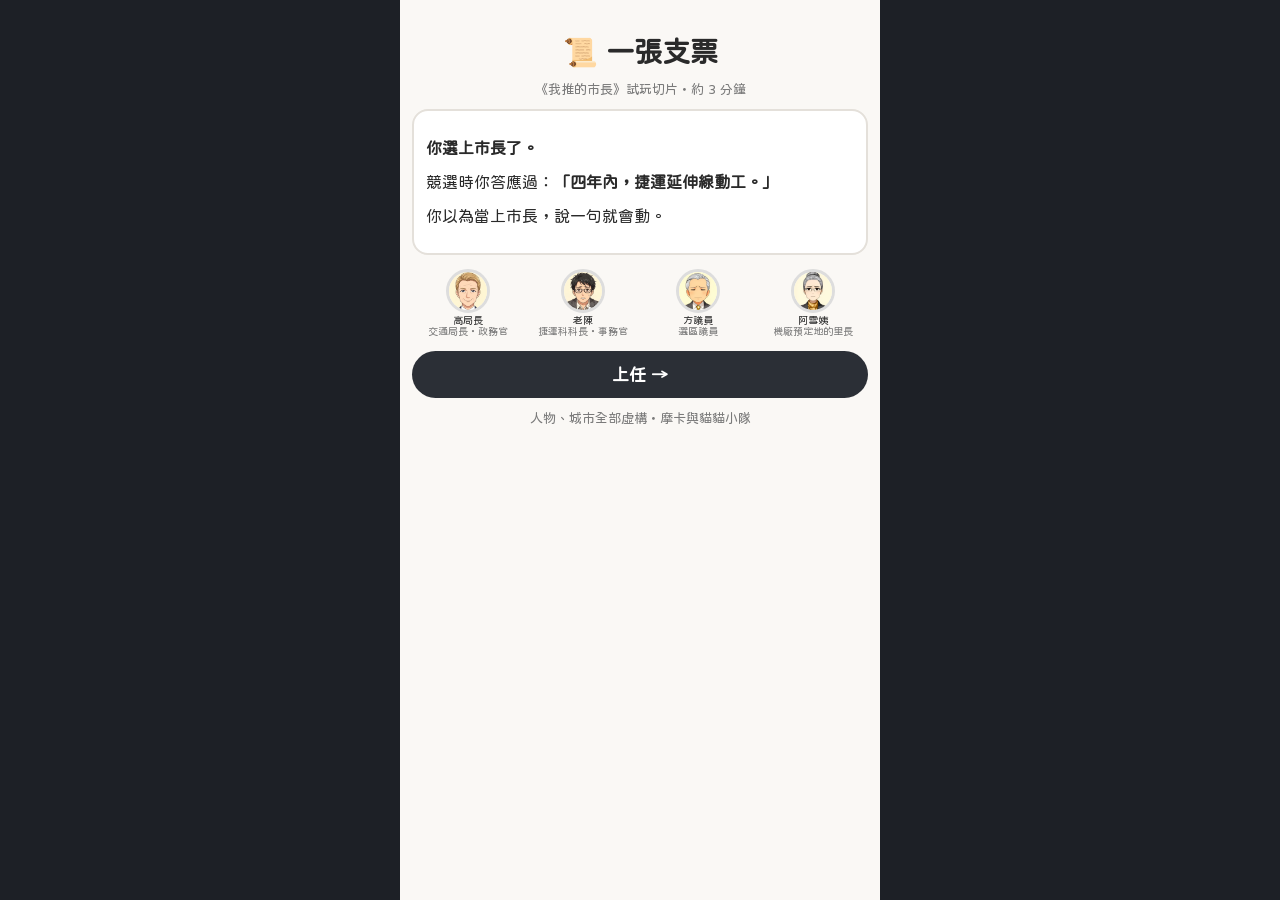
<file: promise/v1.html>
<!doctype html>
<html lang="zh-Hant">
<head>
<meta charset="utf-8">
<meta http-equiv="Cache-Control" content="no-cache">
<meta name="robots" content="noindex, nofollow">
<meta name="viewport" content="width=device-width, initial-scale=1, viewport-fit=cover, user-scalable=no">
<title>一張支票（切片 v1）</title>
<link rel="preconnect" href="https://fonts.googleapis.com">
<link rel="preconnect" href="https://fonts.gstatic.com" crossorigin>
<link href="https://fonts.googleapis.com/css2?family=Huninn&display=swap" rel="stylesheet">
<style>
/* 配色、字型延續選戰篇 */
:root { --paper: #faf8f5; --ink: #2a2a2a; --muted: #7a7a7a; --room: #2b2f36; --red: #d93636; --gold: #e0a526; --green: #2e9e6a; --line: #e4e0da; }
@font-face { font-family: 'ColorEmoji'; src: local('Apple Color Emoji'), local('Segoe UI Emoji'), local('Noto Color Emoji'); unicode-range: U+1F000-1FAFF, U+2600-27BF, U+2B00-2BFF, U+FE0F; }
* { box-sizing: border-box; -webkit-tap-highlight-color: transparent; }
html, body { margin: 0; background: #1d2026; color: var(--ink); font-family: 'ColorEmoji', 'Huninn', 'PingFang TC', 'Noto Sans TC', 'Microsoft JhengHei', sans-serif; overscroll-behavior: none; }
#app { max-width: 480px; margin: 0 auto; min-height: 100vh; background: var(--paper); padding: 8px 12px 16px; position: relative; overflow: hidden; }
button { font-family: inherit; cursor: pointer; }
h1 { text-align: center; margin: 28px 0 4px; font-size: 28px; }
h2 { margin: 6px 0; font-size: 20px; }
.muted { color: var(--muted); font-size: 13px; }
.center { text-align: center; }
.btn { display: block; width: 100%; border: 0; border-radius: 999px; padding: 14px; margin: 10px 0; font-size: 17px; font-weight: 700; background: var(--room); color: #fff; }
.btn.ghost { background: transparent; color: var(--ink); border: 2px solid var(--room); }
.card { background: #fff; border: 2px solid var(--line); border-radius: 16px; padding: 12px; margin: 10px 0; }
/* 支票進度：笑點在這裡 */
.promise { background: #fff; border: 2px dashed var(--room); border-radius: 14px; padding: 8px 10px; }
.promise .t { font-size: 12px; color: var(--muted); display: flex; justify-content: space-between; flex-wrap: wrap; gap: 2px 8px; }
.stage { font-size: 20px; font-weight: 800; margin: 2px 0; display: flex; align-items: center; gap: 8px; }
.stage .pd { font-size: 12px; color: #8a5a00; font-weight: 400; }
.ladder { display: flex; gap: 3px; margin-top: 4px; }
.ladder i { flex: 1; height: 6px; border-radius: 3px; background: #eee; }
.ladder i.ok { background: var(--green); } .ladder i.now { background: var(--gold); animation: bob 1s infinite; }
.next { font-size: 12px; color: var(--muted); margin-top: 3px; }
@keyframes bob { 50% { opacity: .5; } }
.stage.back { color: var(--red); animation: shake .5s; }
.stage.up { color: var(--green); animation: pop .6s; }
@keyframes shake { 25% { transform: translateX(-6px); } 75% { transform: translateX(6px); } }
@keyframes pop { 50% { transform: scale(1.12); } }
/* 人：記得你上次怎麼對他 */
.people { display: grid; grid-template-columns: repeat(4, 1fr); gap: 4px; margin-top: 8px; }
.pp { text-align: center; font-size: 10px; position: relative; }
.pp img { width: 44px; height: 44px; border-radius: 50%; object-fit: cover; background: #f3e6d0; border: 3px solid #ddd; }
.pp.g img { border-color: var(--green); } .pp.r img { border-color: var(--red); }
.pp .mf { position: absolute; top: -2px; right: 10px; font-size: 15px; }
.pp .tg { display: block; min-height: 13px; color: #8a5a00; }
.pp.hit { animation: pop .6s; }
.when { display: flex; justify-content: space-between; font-size: 12px; color: var(--muted); margin-top: 6px; }
/* 卡片 */
.stagebox { position: relative; height: 300px; margin-top: 8px; }
.cardx { position: absolute; inset: 0 6px; background: #fff; border: 3px solid var(--room); border-radius: 22px; padding: 14px 14px; text-align: center; touch-action: none; user-select: none; -webkit-user-select: none; box-shadow: 0 8px 0 rgba(0,0,0,.08); transition: transform .25s; display: flex; flex-direction: column; align-items: center; }
.cardx.drag { transition: none; }
.cardx.out { transition: transform .3s, opacity .3s; opacity: 0; }
.cardx img { width: 104px; height: 104px; border-radius: 50%; object-fit: cover; background: #f3e6d0; pointer-events: none; }
.cardx .who { font-weight: 800; margin-top: 6px; font-size: 14px; }
.cardx .who small { font-weight: 400; color: var(--muted); }
.cardx .txt { font-size: 18px; line-height: 1.55; margin-top: 8px; flex: 1; display: flex; align-items: center; }
.cardx.ev { border-color: var(--red); }
.choice { position: absolute; top: 12px; max-width: 46%; padding: 6px 10px; border-radius: 12px; font-weight: 800; font-size: 14px; background: var(--room); color: #fff; opacity: 0; transition: opacity .1s; pointer-events: none; }
.choice.l { right: 10px; } .choice.r { left: 10px; }
.btns { display: flex; gap: 8px; margin-top: 12px; }
.btns button { flex: 1; border: 2px solid var(--room); background: #fff; border-radius: 14px; padding: 8px 6px; font-size: 14px; font-weight: 700; color: var(--ink); min-height: 64px; line-height: 1.35; }
.btns button small { display: block; font-size: 11px; font-weight: 400; color: #8a5a00; margin-top: 3px; }
.react { position: fixed; left: 50%; bottom: 120px; transform: translateX(-50%); background: var(--room); color: #fff; border-radius: 16px; padding: 10px 14px; font-size: 15px; max-width: 88vw; z-index: 30; animation: rup .25s; display: flex; gap: 8px; align-items: center; }
.react img { width: 34px; height: 34px; border-radius: 50%; object-fit: cover; }
@keyframes rup { from { transform: translate(-50%, 16px); opacity: 0; } }
.toast { position: fixed; left: 50%; top: 6px; transform: translateX(-50%); padding: 9px 16px; border-radius: 12px; font-size: 16px; font-weight: 800; z-index: 31; animation: fade 1.8s forwards; pointer-events: none; color: #fff; }
.toast.up { background: var(--green); } .toast.back { background: var(--red); } .toast.mid { background: var(--room); }
@keyframes fade { 0%, 75% { opacity: 1; } 100% { opacity: 0; } }
/* 結局卡（要好截圖） */
.end { background: #fff; border: 3px solid var(--room); border-radius: 22px; padding: 16px 14px; margin-top: 10px; }
.end .big { font-size: 22px; font-weight: 800; margin: 4px 0; }
.line { display: flex; gap: 4px; align-items: center; justify-content: center; margin: 8px 0; font-size: 13px; }
.line b { width: 18px; height: 18px; border-radius: 50%; border: 3px solid var(--room); background: #fff; display: inline-block; }
.line b.cut { border-style: dashed; border-color: #bbb; }
.line i { width: 22px; height: 4px; background: var(--room); display: inline-block; }
.line i.cut { background: repeating-linear-gradient(90deg, #bbb 0 4px, transparent 4px 8px); }
.credit { display: flex; height: 22px; border-radius: 11px; overflow: hidden; margin: 6px 0 2px; font-size: 11px; color: #fff; }
.credit div { display: flex; align-items: center; justify-content: center; white-space: nowrap; overflow: hidden; }
.rows div { font-size: 14px; padding: 5px 0; border-bottom: 1px dashed #eee; text-align: left; }
.post { text-align: left; background: #f6f3ee; border-radius: 12px; padding: 8px 10px; font-size: 14px; margin-top: 10px; }
.post b { font-size: 12px; color: #6b5a33; display: block; }
</style>
</head>
<body>
<div id="app"></div>
<script>
// ==========================================================
// 一張支票（試玩切片）— 選上了，才發現推不動
// 要驗證的一件事：「推不動」好玩還是氣人。
// 摩卡與貓貓小隊
// ==========================================================
const $ = s => document.querySelector(s), app = $('#app');
const rnd = n => Math.floor(Math.random() * n), pick = a => a[rnd(a.length)];
const ART = '../fires/art/';
const TURNS = 16;
// 支票卡在哪一關（每關要推兩下）
const STAGES = ['已交辦', '研議中', '需跨局處協調', '地方說明會', '議會審預算', '請示中央', '動工'];
const NEED = 3;
// 四個人，各有盤算
const P = {
  dir: { n: '高局長', role: '交通局長・政務官', img: 'npc_foreign.webp', mind: '表面挺你，其實在看下一個位子' },
  chief: { n: '老陳', role: '捷運科科長・事務官', img: 'npc_staff.webp', mind: '在這裡待了 22 年，比你久' },
  coun: { n: '方議員', role: '選區議員', img: 'C_m_flat.webp', mind: '什麼都可以談' },
  li: { n: '阿雪姨', role: '機廠預定地的里長', img: 'C_f_flat.webp', mind: '她的里民會不會被吵' }
};
const METHOD = { press: '💪 施壓', credit: '🎖️ 給功勞', trade: '🤝 交換', concede: '✂️ 讓步', process: '⏳ 照程序', self: '🏃 自己來' };

// 時間：每一個決定是一季，四年 16 季
const when = () => { const n = Math.min(S.n, TURNS - 1), left = (TURNS - S.n) * 3; return `第 ${Math.floor(n / 4) + 1} 年・${'春夏秋冬'[n % 4]}　離選舉還有 ${left >= 12 ? Math.floor(left / 12) + ' 年' : ''}${left % 12 ? ' ' + left % 12 + ' 個月' : ''}`; };
let S;
function newGame() {
  S = { n: 0, stage: 0, push: 0, stations: 5, mood: { dir: 0, chief: 0, coun: 0, li: 0 }, credit: { dir: 0, coun: 0, li: 0, chief: 0 }, debt: { dir: 0, coun: 0, li: 0, chief: 0 },
    pressed: {}, seen: {}, last: null, log: [], debtAt: {}, visits: {} };
}
const moodOf = k => S.mood[k];
// ---------- 卡片 ----------
// 每個選項：t 文字、m 做法、push 推幾下、mood {人: ±}、credit [人, %]、debt 人、cut 砍站數、back 退一關、react [人, 一句話]
// 同一關第二次來：換一張（進度推了一點，但還沒過）
const ALT = {
  0: () => ({ who: 'dir', text: '時程表在跑了，各科室都在填表。',
    L: { t: '明天早上放我桌上', m: 'press', push: 2, mood: { dir: -1 }, react: ['dir', '（今晚全局加班）'] },
    R: { t: '缺人我調給你', m: 'process', push: 1, mood: { dir: 1 }, react: ['dir', '市長真體貼。'] } }),
  2: () => ({ who: 'chief', text: '都發局回函了：「原則同意，細節再議。」',
    L: { t: '細節我親自去議', m: 'self', push: 1, mood: { chief: 1 }, react: ['chief', '市長要親自去？……好。'] },
    R: { t: '讓局長去，功勞算他的', m: 'credit', push: 2, credit: ['dir', 10], mood: { dir: 1 }, react: ['dir', '細節就是我的專長。'] } }),
  3: () => ({ who: 'li', text: '說明會開完了，里民說要再開一場。',
    L: { t: '好，再開一場', m: 'process', push: 1, mood: { li: 1 }, react: ['li', '這才是尊重地方。'] },
    R: { t: '就這樣定案', m: 'press', push: 2, mood: { li: -1 }, react: ['li', '定案？我們還沒講完耶。'] } }),
  4: () => ({ who: 'coun', text: '預算委員會那邊，還差幾票喔。',
    L: { t: '你幫我拉票，下次挺你提案', m: 'trade', push: 2, debt: 'coun', mood: { coun: 1 }, react: ['coun', '成交。'] },
    R: { t: '按規矩表決', m: 'process', push: 1, react: ['coun', '那就看天意囉。'] } }),
  5: () => ({ who: 'dir', text: '中央說要再補一份財務計畫。',
    L: { t: '三天內補齊', m: 'press', push: 2, mood: { dir: -1, chief: -1 }, react: ['chief', '三天……（看了一眼局長）'] },
    R: { t: '你去中央說明，記者會你講', m: 'credit', push: 2, credit: ['dir', 15], mood: { dir: 1 }, react: ['dir', '我去，我去。'] } })
};
function stageCard() {
  const st = S.stage, m = S.mood, pr = S.pressed;
  const v = S.visits[st] || 0; S.visits[st] = v + 1;
  if (v % 2 === 1 && ALT[st]) return ALT[st]();
  switch (st) {
    case 0: return { who: 'dir', text: '市長放心，捷運延伸線我們局全力推動！', tag: 'dir0',
      L: { t: '下個月我要看到時程表', m: 'press', push: 2, mood: { dir: -1 }, react: ['dir', '……是，市長。（笑容僵了一秒）'] },
      R: { t: '交給你，記者會你來講', m: 'credit', push: 2, credit: ['dir', 20], mood: { dir: 1 }, react: ['dir', '謝謝市長！我馬上約記者。'] } };
    case 1: return S.seen.c1 ? { who: 'chief', text: pr.chief ? '上次市長要日期，我們排好了：後年第三季提報。' : '研議的部分還在研議，需要再研議。',
      L: { t: '明年第一季，不然換人', m: 'press', push: 2, mood: { chief: -1 }, react: ['chief', '（在筆記本上寫了什麼）'] },
      R: { t: '那中間能先做什麼？', m: 'process', push: 1, mood: { chief: 1 }, react: ['chief', '我回去研究看看。'] } }
      : { who: 'chief', text: '報告市長，這個案子……需要再研議。', tag: 'c1',
      L: { t: '研議多久？給我日期', m: 'press', push: 2, mood: { chief: -1 }, react: ['chief', '那就……「儘速」。'] },
      R: { t: '好，照程序來', m: 'process', push: 1, mood: { chief: 1 }, react: ['chief', '市長很明理。'] } };
    case 2: return m.dir <= -1 ? { who: 'dir', text: '跨局處協調啊……我最近比較忙。',
      L: { t: '我自己開會，今天就喬', m: 'self', push: 1, mood: { chief: -1 }, react: ['chief', '那每個局都要寫會議紀錄喔。'] },
      R: { t: '協調好了，記者會你站中間', m: 'credit', push: 2, credit: ['dir', 15], mood: { dir: 2 }, react: ['dir', '我突然有空了！'] } }
      : { who: 'chief', text: '都發局說要先改都市計畫，環保局說要先環評，文化局說路線下面可能有古蹟。',
      L: { t: '跨局處會議，今天就喬', m: 'press', push: 2, mood: { chief: -1, dir: -1 }, react: ['chief', '那……每個局都要寫會議紀錄。'] },
      R: { t: '讓局長去協調，他比較熟', m: 'credit', push: 2, credit: ['dir', 15], mood: { dir: 1 }, react: ['dir', '我來！這種事我最會。'] } };
    case 3: return m.li <= -1 ? { who: 'li', text: '上次的事我還記得。說明會，我帶五百人去。',
      L: { t: '親自到場被罵', m: 'self', push: 1, mood: { li: 1 }, react: ['li', '……至少你有來。'] },
      R: { t: '說明會改成線上辦', m: 'press', push: 2, mood: { li: -2 }, react: ['li', '好啊，你給我記住。'] } }
      : { who: 'li', text: '機廠要蓋在我們里？說明會我會帶三百人去。',
      L: { t: '捷運出口開在你們市場前', m: 'trade', push: 2, debt: 'li', mood: { li: 1 }, react: ['li', '這還差不多。你說的喔。'] },
      R: { t: '機廠移走，路線少一站', m: 'concede', push: 2, cut: 1, mood: { li: 1 }, react: ['li', '好啦。隔壁里的你自己去處理。'] } };
    case 4: return (S.debt.coun && S.log.includes('欠coun')) || m.coun <= -1 ? { who: 'coun', text: '上次答應的還沒做，捷運預算先凍結三成。',
      L: { t: '先做上次答應的', m: 'concede', push: 2, cut: 1, clear: 'coun', react: ['coun', '市長講信用，我就放行。'] },
      R: { t: '找議長出面喬', m: 'press', push: 2, mood: { coun: -2 }, react: ['coun', '找議長？好，我們走著瞧。'] } }
      : { who: 'coun', text: '捷運預算要過，我選區的活動中心也要排進去喔。',
      L: { t: '可以，一起排', m: 'trade', push: 2, debt: 'coun', mood: { coun: 1 }, react: ['coun', '市長爽快！'] },
      R: { t: '捷運是捷運，活動中心另案', m: 'process', push: 1, mood: { coun: -1 }, react: ['coun', '那我們就……慢慢審。'] } };
    case 5: return m.dir <= -1 ? { who: 'dir', text: '中央那邊……我覺得時機還沒到。',
      L: { t: '這是市長交辦的', m: 'press', push: 2, mood: { dir: -1 }, react: ['dir', '（回去就請了兩天假）'] },
      R: { t: '我親自去部會跑', m: 'self', push: 1, react: ['dir', '市長辛苦了。（鬆了一口氣）'] } }
      : { who: 'dir', text: '中央說要我們自籌四成，不然不核。',
      L: { t: '自籌就自籌，砍一站', m: 'concede', push: 2, cut: 1, react: ['dir', '那其他工程要排到後面了。'] },
      R: { t: '你跟次長熟，你去跑', m: 'credit', push: 2, credit: ['dir', 20], mood: { dir: 1 }, react: ['dir', '交給我。（順便約了次長吃飯）'] } };
    case 6: return { who: 'dir', text: '動工典禮，誰站中間？', final: 1,
      L: { t: '我。這是我的支票', m: 'self', push: 0, mood: { dir: -1, coun: -1 }, react: ['dir', '（站到了最邊邊）'] },
      R: { t: '局長和議員站中間', m: 'credit', push: 0, credit: ['dir', 10], credit2: ['coun', 10], mood: { dir: 1, coun: 1 }, react: ['coun', '這個鏡頭好！'] } };
  }
}
// 插進來的事：記得你上次怎麼對他
function eventCard() {
  const m = S.mood, d = S.debt, c = S.credit;
  const ev = [];
  if (d.coun && !S.seen.evCoun && S.n - S.debtAt.coun >= 3) ev.push({ tag: 'evCoun', who: 'coun', text: '活動中心呢？地方在問了。', ev: 1,
    L: { t: '挪捷運的錢先做', m: 'concede', cut: 1, clear: 'coun', react: ['coun', '市長講信用。'] },
    R: { t: '再等等', m: 'press', mood: { coun: -2 }, log: '欠coun', react: ['coun', '好，我記住了。'] } });
  if (d.li && !S.seen.evLi && S.n - S.debtAt.li >= 3) ev.push({ tag: 'evLi', who: 'li', text: '出口要開在市場前，你說的。設計圖呢？', ev: 1,
    L: { t: '改設計', m: 'concede', push: -1, clear: 'li', react: ['li', '這才像話。（設計重畫，進度退一格）'] },
    R: { t: '技術上做不到', m: 'press', mood: { li: -2 }, react: ['li', '技術上？選舉時你怎麼不說？'] } });
  if (c.dir >= 20 && !S.seen.evDir && S.n > 5) ev.push({ tag: 'evDir', who: 'dir', text: '市長，立委初選要到了，捷運的臉書可以讓我發嗎？', ev: 1,
    L: { t: '好，你發', m: 'credit', credit: ['dir', 15], mood: { dir: 1 }, react: ['dir', '「我一手推動的捷運」，按讚！'] },
    R: { t: '市府統一發', m: 'press', mood: { dir: -2 }, react: ['dir', '……了解。'] } });
  if (m.chief <= -2 && !S.seen.evChief) ev.push({ tag: 'evChief', who: 'chief', text: '依法行政，這份要再會辦交通部、都發局、環保局、文化局、主計處。', ev: 1,
    L: { t: '我親自打給每個局長', m: 'self', mood: { chief: -1 }, react: ['chief', '……市長好拚。'] },
    R: { t: '好吧，照規矩', m: 'process', back: 1, mood: { chief: 1 }, react: ['chief', '謝謝市長體諒。'] } });
  if (m.dir <= -2 && !S.seen.evDirSick) ev.push({ tag: 'evDirSick', who: 'dir', text: '局長請了一週病假，案子「暫緩辦理」。', ev: 1,
    L: { t: '打電話到他家', m: 'press', mood: { dir: -1 }, react: ['dir', '（咳咳）市長，我在休養……'] },
    R: { t: '等他回來', m: 'process', mood: { dir: 1 }, react: ['dir', '謝謝市長，我下週就回去。'] } });
  if (m.chief >= 2 && !S.seen.evChiefGood) ev.push({ tag: 'evChiefGood', who: 'chief', text: '市長，我加班把會辦單先跑完了。', ev: 1,
    L: { t: '謝謝老陳', m: 'process', push: 2, react: ['chief', '應該的。（第一次看到他笑）'] },
    R: { t: '請全科吃便當', m: 'process', push: 2, mood: { chief: 1 }, react: ['chief', '大家都說市長人不錯。'] } });
  if (m.coun >= 2 && !S.seen.evCounGood && S.stage < 4) ev.push({ tag: 'evCounGood', who: 'coun', text: '捷運預算，我幫你先跟其他議員打過招呼了。', ev: 1,
    L: { t: '謝了', m: 'process', mood: { coun: 0 }, debt: 'coun', react: ['coun', '以後再說。（他笑了）'] },
    R: { t: '我不想欠你', m: 'press', mood: { coun: -1 }, react: ['coun', '這麼見外？'] } });
  return ev.length && Math.random() < .7 ? pick(ev) : null;
}
function nextCard() {
  if (S.stage >= 6 && S.seen.final) return null;
  const e = S.last && !S.last.ev ? eventCard() : null;
  if (e) return e;
  return stageCard();
}

// ---------- 畫面 ----------
function face(k) { return ART + P[k].img; }
function tags(k) { const t = []; if (S.debt[k]) t.push('🤝欠'); if (S.mood[k] <= -2) t.push('😠記恨'); if (S.credit[k] >= 20) t.push('🎖️搶功'); if (S.mood[k] >= 2) t.push('💚挺你'); return t.join(' '); }
function topBar() {
  const st = S.stage;
  return `<div class="promise"><div class="t"><span>📜 競選支票：捷運延伸線 ${S.stations} 站</span><span>${when()}</span></div>
    <div class="stage" id="stg">${st >= 6 ? '🚧 動工' : '⏳ ' + STAGES[st]}<span class="pd">${st < 6 ? `這關推了 ${'●'.repeat(S.push)}${'○'.repeat(NEED - S.push)}` : ''}</span></div>
    <div class="ladder">${STAGES.map((x, i) => `<i class="${i < st ? 'ok' : i === st ? 'now' : ''}"></i>`).join('')}</div>
    <div class="next">${st < 6 ? `下一關：${STAGES[st + 1]}` : '只差典禮了'}</div></div>
    <div class="people">${Object.keys(P).map(k => `<div class="pp ${S.mood[k] >= 2 ? 'g' : S.mood[k] <= -2 ? 'r' : ''}" data-p="${k}"><img src="${face(k)}" alt=""><span class="mf">${S.mood[k] >= 1 ? '🙂' : S.mood[k] <= -1 ? '😒' : ''}</span><br>${P[k].n}<span class="tg">${tags(k)}</span></div>`).join('')}</div>`;
}
let CUR = null;
function render() {
  const c = CUR = nextCard();
  if (!c || S.n >= TURNS) return ending();
  if (c.tag) S.seen[c.tag] = 1;
  if (c.final) S.seen.final = 1;
  if (S.stage === 1) S.seen.c1 = S.seen.c1 || 0;
  const optB = o => `${o.t}<small>${METHOD[o.m]}${o.cut ? '・少一站' : ''}${o.credit ? '・功勞分給' + P[o.credit[0]].n : ''}${o.debt ? '・欠' + P[o.debt].n + '人情' : ''}${o.back ? '・退回上一關' : ''}</small>`;
  app.innerHTML = `${topBar()}
    <div class="stagebox"><div class="cardx ${c.ev ? 'ev' : ''}" id="card"><span class="choice r">${c.R.t}</span><span class="choice l">${c.L.t}</span>
      <img src="${face(c.who)}" alt=""><div class="who">${P[c.who].n} <small>${P[c.who].role}</small></div><div class="txt">${c.text}</div></div></div>
    <div class="btns"><button id="L">← ${optB(c.L)}</button><button id="R">${optB(c.R)} →</button></div>
    <div class="muted center" style="margin-top:6px">${S.n === 0 ? '往左或往右滑，或按按鈕。每種做法都有代價。' : '點上面的人，可以看他在想什麼'}</div>`;
  $('#L').onclick = () => choose('L'); $('#R').onclick = () => choose('R');
  document.querySelectorAll('[data-p]').forEach(b => b.onclick = () => peek(b.dataset.p));
  drag($('#card'));
}
function peek(k) {
  const d = document.createElement('div'); d.className = 'react'; d.innerHTML = `<img src="${face(k)}" alt=""><span><b>${P[k].n}</b>：${P[k].mind}${S.mood[k] <= -2 ? '。他現在很不爽你。' : S.mood[k] >= 2 ? '。他現在挺你。' : ''}</span>`;
  document.body.appendChild(d); setTimeout(() => d.remove(), 1800);
}
function drag(el) {
  let x0 = null, dx = 0;
  const cl = el.querySelector('.choice.l'), cr = el.querySelector('.choice.r');
  el.onpointerdown = e => { x0 = e.clientX; dx = 0; el.classList.add('drag'); el.setPointerCapture(e.pointerId); };
  el.onpointermove = e => { if (x0 === null) return; dx = e.clientX - x0; el.style.transform = `translateX(${dx}px) rotate(${dx / 18}deg)`; cr.style.opacity = dx > 25 ? 1 : 0; cl.style.opacity = dx < -25 ? 1 : 0; };
  el.onpointerup = el.onpointercancel = () => { if (x0 === null) return; x0 = null; el.classList.remove('drag'); if (dx > 90) return choose('R'); if (dx < -90) return choose('L'); el.style.transform = ''; cr.style.opacity = 0; cl.style.opacity = 0; };
}
let busy = false;
function choose(side) {
  if (busy || !CUR) return; busy = true;
  const c = CUR, o = c[side];
  const el = $('#card'); el.classList.add('out'); el.style.transform = `translateX(${side === 'L' ? -420 : 420}px) rotate(${side === 'L' ? -20 : 20}deg)`;
  S.n++; S.last = c;
  // 代價
  if (o.mood) for (const k in o.mood) S.mood[k] = Math.max(-3, Math.min(3, S.mood[k] + o.mood[k]));
  if (o.credit) S.credit[o.credit[0]] += o.credit[1];
  if (o.credit2) S.credit[o.credit2[0]] += o.credit2[1];
  if (o.debt) { S.debt[o.debt]++; S.debtAt[o.debt] = S.n; }
  if (o.clear) S.debt[o.clear] = 0;
  if (o.cut) S.stations = Math.max(2, S.stations - o.cut);
  if (o.log) S.log.push(o.log);
  if (o.m === 'press' && !c.ev) S.pressed[c.who] = 1;
  if (c.tag === 'dir0' && o.m === 'press') S.pressed.dir0 = 1;
  if (c.who === 'chief' && S.stage === 1) S.seen.c1 = 1;
  // 推進度：不開心的人會消極配合
  let push = o.push || 0, msg = null, cls = 'mid';
  const owner = c.who;
  if (push > 0 && S.mood[owner] <= -2 && !c.ev && Math.random() < .5) { push = Math.max(0, push - 1); msg = `${P[owner].n}消極配合中……`; }
  if (o.back && S.stage > 0) { S.stage--; S.push = 0; msg = `↩️ 退回：${STAGES[S.stage]}`; cls = 'back'; }
  else if (push < 0) { S.push = Math.max(0, S.push + push); msg = '↩️ 進度退了一格'; cls = 'back'; }
  else if (push > 0 && S.stage < 6) {
    S.push += push;
    if (S.push >= NEED) { S.stage++; S.push = 0; msg = S.stage >= 6 ? '🚧 可以動工了！' : `✅ ${STAGES[S.stage - 1]} → ${STAGES[S.stage]}`; cls = 'up'; }
    else if (!msg) msg = '還在' + STAGES[S.stage] + '……';
  } else if (!msg && S.stage < 6 && !c.final) msg = '還在' + STAGES[S.stage] + '……';
  // 公部門的日常：推了，但又「需要再研議」（不管你對誰好，偶爾就是會這樣）
  if (!c.ev && cls === 'mid' && push > 0 && S.stage >= 1 && S.stage < 6 && Math.random() < .2) { S.push = Math.max(0, S.push - 1); msg = pick(['📎 會辦單少蓋一個章，退回補件', '📎 承辦人請產假，案子交接中', '📎 主計處說預算科目不對', '📎 法制局說要再研議']); }
  // 事務官的日常：偶爾自己退一關（笑點）
  if (!c.ev && cls !== 'up' && S.stage >= 2 && S.stage < 6 && S.mood.chief <= -1 && Math.random() < .15) { S.stage--; S.push = 0; msg = `↩️ 公文被退回：${STAGES[S.stage]}`; cls = 'back'; }
  // 角色反應
  const [rk, rt] = o.react || [c.who, '……'];
  const r = document.createElement('div'); r.className = 'react'; r.innerHTML = `<img src="${face(rk)}" alt=""><span><b>${P[rk].n}</b>：${rt}</span>`; document.body.appendChild(r);
  if (msg) { const t = document.createElement('div'); t.className = 'toast ' + cls; t.textContent = msg; document.body.appendChild(t); setTimeout(() => t.remove(), 1800); }
  setTimeout(() => { r.remove(); busy = false; if (c.final) return ending(); render(); const sg = $('#stg'); if (sg && cls !== 'mid') sg.classList.add(cls); Object.keys(o.mood || {}).forEach(k => { const x = document.querySelector(`[data-p="${k}"]`); if (x) x.classList.add('hit'); }); }, 1300);
}

// ---------- 結局卡 ----------
function ending() {
  CUR = null;
  const done = S.stage >= 6, others = S.credit.dir + S.credit.coun + S.credit.li + S.credit.chief;
  const you = Math.max(10, 100 - others), sc = (100 - you) / Math.max(1, others);
  const shares = [['你', you, '#2b2f36'], ['高局長', Math.round(S.credit.dir * sc), '#5b8bd9'], ['方議員', Math.round(S.credit.coun * sc), '#e0a526']].filter(x => x[1] > 0);
  const owe = Object.keys(S.debt).filter(k => S.debt[k]), hate = Object.keys(S.mood).filter(k => S.mood[k] <= -2), fans = Object.keys(S.mood).filter(k => S.mood[k] >= 2);
  let cm;
  if (!done && S.stage <= 2) cm = `四年過去了，捷運還在「${STAGES[S.stage]}」。`;
  else if (!done) cm = `捷運卡在「${STAGES[S.stage]}」，市長說：下一任一定動工。`;
  else if (you < 40) cm = '捷運動工了。問路人是誰做的，大家都說是局長。';
  else if (S.stations <= 3) cm = `捷運動工了，只是從 5 站變 ${S.stations} 站。`;
  else if (owe.length >= 2) cm = '捷運動工了，市長欠了一屁股人情。';
  else if (hate.length >= 2) cm = '動工典禮上，有兩個人沒有笑。';
  else cm = '說真的，這次支票有兌現。';
  const st = done ? '🚧 動工了！' : `⏳ 卡在「${STAGES[S.stage]}」`;
  const line = Array.from({ length: 5 }, (_, i) => `${i ? `<i class="${i >= S.stations ? 'cut' : ''}"></i>` : ''}<b class="${i >= S.stations ? 'cut' : ''}"></b>`).join('');
  app.innerHTML = `<div class="end center"><div class="muted">📜 競選支票：四年內，捷運延伸線動工</div><div class="big">${st}</div>
    <div class="line">${line}</div><div class="muted">${S.stations < 5 ? `原本答應 5 站，現在剩 ${S.stations} 站` : '5 站一站都沒少'}</div>
    <div style="margin-top:10px;font-size:13px;text-align:left">這條捷運，大家記得是誰做的：</div>
    <div class="credit">${shares.map(x => `<div style="width:${x[1]}%;background:${x[2]}">${x[1] >= 12 ? x[0] + ' ' + x[1] + '%' : ''}</div>`).join('')}</div>
    <div class="rows" style="margin-top:8px">
      <div>🤝 你欠誰：${owe.length ? owe.map(k => P[k].n).join('、') : '誰都不欠'}</div>
      <div>😠 誰記恨你：${hate.length ? hate.map(k => P[k].n).join('、') : '沒有人'}</div>
      <div>💚 誰挺你：${fans.length ? fans.map(k => P[k].n).join('、') : '沒有人特別挺你'}</div></div>
    <div class="post"><b>脆上的評語</b>${cm}</div>
    <div class="muted" style="margin-top:8px">《我推的市長》試玩切片・摩卡與貓貓小隊</div></div>
    <button class="btn" id="again">再推一次（換個做法）</button>`;
  $('#again').onclick = () => { newGame(); render(); };
}

// ---------- 開場 ----------
function title() {
  app.innerHTML = `<h1>📜 一張支票</h1><p class="center muted">《我推的市長》試玩切片・約 3 分鐘</p>
    <div class="card"><p><b>你選上市長了。</b></p><p>競選時你答應過：<b>「四年內，捷運延伸線動工。」</b></p><p>你以為當上市長，說一句就會動。</p></div>
    <div class="people" style="margin:14px 0">${Object.keys(P).map(k => `<div class="pp"><img src="${face(k)}" alt=""><br>${P[k].n}<br><span class="muted" style="font-size:10px">${P[k].role}</span></div>`).join('')}</div>
    <button class="btn" id="go">上任 →</button><p class="center muted">人物、城市全部虛構・摩卡與貓貓小隊</p>`;
  $('#go').onclick = () => { newGame(); render(); };
}
document.addEventListener('keydown', e => { if (!CUR) return; if (e.key === 'ArrowLeft') choose('L'); if (e.key === 'ArrowRight') choose('R'); });
title();
</script>
</body>
</html>
</file>
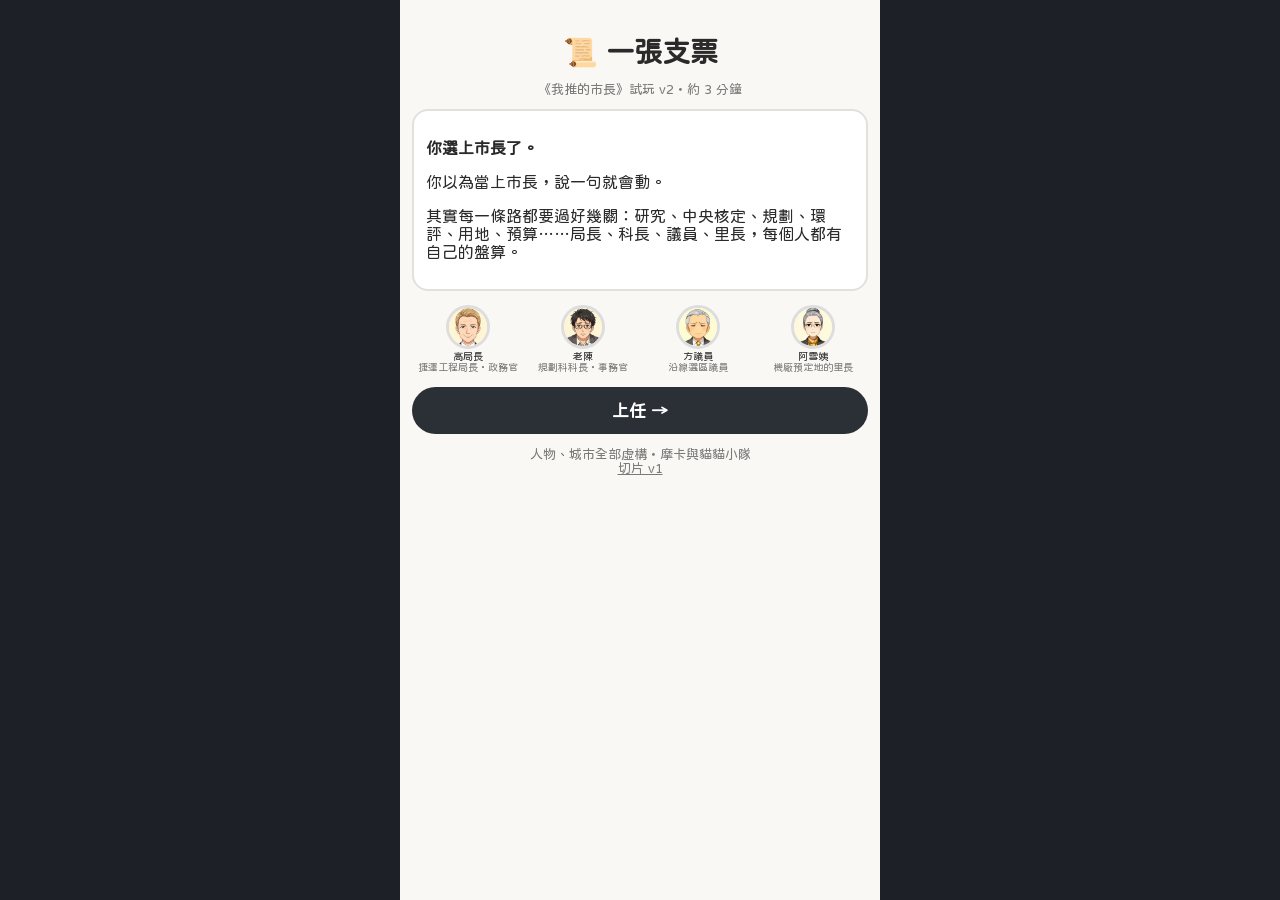
<file: promise/v2.html>
<!doctype html>
<html lang="zh-Hant">
<head>
<meta charset="utf-8">
<meta http-equiv="Cache-Control" content="no-cache">
<meta name="robots" content="noindex, nofollow">
<meta name="viewport" content="width=device-width, initial-scale=1, viewport-fit=cover, user-scalable=no">
<title>一張支票（v2 存檔）</title>
<link rel="preconnect" href="https://fonts.googleapis.com">
<link rel="preconnect" href="https://fonts.gstatic.com" crossorigin>
<link href="https://fonts.googleapis.com/css2?family=Huninn&display=swap" rel="stylesheet">
<style>
/* 配色、字型延續選戰篇 */
:root { --paper: #faf8f5; --ink: #2a2a2a; --muted: #7a7a7a; --room: #2b2f36; --red: #d93636; --gold: #e0a526; --green: #2e9e6a; --line: #e4e0da; }
@font-face { font-family: 'ColorEmoji'; src: local('Apple Color Emoji'), local('Segoe UI Emoji'), local('Noto Color Emoji'); unicode-range: U+1F000-1FAFF, U+2600-27BF, U+2B00-2BFF, U+FE0F; }
* { box-sizing: border-box; -webkit-tap-highlight-color: transparent; }
html, body { margin: 0; background: #1d2026; color: var(--ink); font-family: 'ColorEmoji', 'Huninn', 'PingFang TC', 'Noto Sans TC', 'Microsoft JhengHei', sans-serif; overscroll-behavior: none; }
#app { max-width: 480px; margin: 0 auto; min-height: 100vh; background: var(--paper); padding: 8px 12px 16px; position: relative; overflow: hidden; }
button { font-family: inherit; cursor: pointer; }
h1 { text-align: center; margin: 28px 0 4px; font-size: 28px; }
h2 { margin: 6px 0; font-size: 20px; }
.muted { color: var(--muted); font-size: 13px; }
.center { text-align: center; }
.btn { display: block; width: 100%; border: 0; border-radius: 999px; padding: 14px; margin: 10px 0; font-size: 17px; font-weight: 700; background: var(--room); color: #fff; }
.btn.ghost { background: transparent; color: var(--ink); border: 2px solid var(--room); }
.card { background: #fff; border: 2px solid var(--line); border-radius: 16px; padding: 12px; margin: 10px 0; }
/* 支票進度：笑點在這裡 */
.promise { background: #fff; border: 2px dashed var(--room); border-radius: 14px; padding: 8px 10px; }
.promise .t { font-size: 12px; color: var(--muted); display: flex; justify-content: space-between; flex-wrap: wrap; gap: 2px 8px; }
.stage { font-size: 20px; font-weight: 800; margin: 2px 0; display: flex; align-items: center; gap: 8px; }
.stage .pd { font-size: 12px; color: #8a5a00; font-weight: 400; }
.ladder { display: flex; gap: 3px; margin-top: 4px; }
.ladder i { flex: 1; height: 6px; border-radius: 3px; background: #eee; }
.ladder i.ok { background: var(--green); } .ladder i.now { background: var(--gold); animation: bob 1s infinite; }
.next { font-size: 12px; color: var(--muted); margin-top: 3px; }
@keyframes bob { 50% { opacity: .5; } }
.stage.back { color: var(--red); animation: shake .5s; }
.stage.up { color: var(--green); animation: pop .6s; }
@keyframes shake { 25% { transform: translateX(-6px); } 75% { transform: translateX(6px); } }
@keyframes pop { 50% { transform: scale(1.12); } }
/* 人：記得你上次怎麼對他 */
.people { display: grid; grid-template-columns: repeat(4, 1fr); gap: 4px; margin-top: 8px; }
.pp { text-align: center; font-size: 10px; position: relative; }
.pp img { width: 44px; height: 44px; border-radius: 50%; object-fit: cover; background: #f3e6d0; border: 3px solid #ddd; }
.pp.g img { border-color: var(--green); } .pp.r img { border-color: var(--red); }
.pp .mf { position: absolute; top: -2px; right: 10px; font-size: 15px; }
.pp .tg { display: block; min-height: 13px; color: #8a5a00; }
.pp.hit { animation: pop .6s; }
.when { display: flex; justify-content: space-between; font-size: 12px; color: var(--muted); margin-top: 6px; }
/* 卡片 */
.stagebox { position: relative; height: 300px; margin-top: 8px; }
.cardx { position: absolute; inset: 0 6px; background: #fff; border: 3px solid var(--room); border-radius: 22px; padding: 14px 14px; text-align: center; touch-action: none; user-select: none; -webkit-user-select: none; box-shadow: 0 8px 0 rgba(0,0,0,.08); transition: transform .25s; display: flex; flex-direction: column; align-items: center; }
.cardx.drag { transition: none; }
.cardx.out { transition: transform .3s, opacity .3s; opacity: 0; }
.cardx img { width: 104px; height: 104px; border-radius: 50%; object-fit: cover; background: #f3e6d0; pointer-events: none; }
.cardx .who { font-weight: 800; margin-top: 6px; font-size: 14px; }
.cardx .who small { font-weight: 400; color: var(--muted); }
.cardx .txt { font-size: 18px; line-height: 1.55; margin-top: 8px; flex: 1; display: flex; align-items: center; }
.cardx.ev { border-color: var(--red); }
.choice { position: absolute; top: 12px; max-width: 46%; padding: 6px 10px; border-radius: 12px; font-weight: 800; font-size: 14px; background: var(--room); color: #fff; opacity: 0; transition: opacity .1s; pointer-events: none; }
.choice.l { right: 10px; } .choice.r { left: 10px; }
.btns { display: flex; gap: 8px; margin-top: 12px; }
.btns button { flex: 1; border: 2px solid var(--room); background: #fff; border-radius: 14px; padding: 8px 6px; font-size: 14px; font-weight: 700; color: var(--ink); min-height: 64px; line-height: 1.35; }
.btns button small { display: block; font-size: 11px; font-weight: 400; color: #8a5a00; margin-top: 3px; }
.react { position: fixed; left: 50%; bottom: 120px; transform: translateX(-50%); background: var(--room); color: #fff; border-radius: 16px; padding: 10px 14px; font-size: 15px; max-width: 88vw; z-index: 30; animation: rup .25s; display: flex; gap: 8px; align-items: center; }
.react img { width: 34px; height: 34px; border-radius: 50%; object-fit: cover; }
@keyframes rup { from { transform: translate(-50%, 16px); opacity: 0; } }
.toast { position: fixed; left: 50%; top: 6px; transform: translateX(-50%); padding: 9px 16px; border-radius: 12px; font-size: 16px; font-weight: 800; z-index: 31; animation: fade 1.8s forwards; pointer-events: none; color: #fff; }
.toast.up { background: var(--green); } .toast.back { background: var(--red); } .toast.mid { background: var(--room); }
@keyframes fade { 0%, 75% { opacity: 1; } 100% { opacity: 0; } }
/* 結局卡（要好截圖） */
.end { background: #fff; border: 3px solid var(--room); border-radius: 22px; padding: 16px 14px; margin-top: 10px; }
.end .big { font-size: 22px; font-weight: 800; margin: 4px 0; }
.line { display: flex; gap: 4px; align-items: center; justify-content: center; margin: 8px 0; font-size: 13px; }
.line b { width: 18px; height: 18px; border-radius: 50%; border: 3px solid var(--room); background: #fff; display: inline-block; }
.line b.cut { border-style: dashed; border-color: #bbb; }
.line i { width: 22px; height: 4px; background: var(--room); display: inline-block; }
.line i.cut { background: repeating-linear-gradient(90deg, #bbb 0 4px, transparent 4px 8px); }
.credit { display: flex; height: 22px; border-radius: 11px; overflow: hidden; margin: 6px 0 2px; font-size: 11px; color: #fff; }
.credit div { display: flex; align-items: center; justify-content: center; white-space: nowrap; overflow: hidden; }
.rows div { font-size: 14px; padding: 5px 0; border-bottom: 1px dashed #eee; text-align: left; }
.post { text-align: left; background: #f6f3ee; border-radius: 12px; padding: 8px 10px; font-size: 14px; margin-top: 10px; }
.post b { font-size: 12px; color: #6b5a33; display: block; }
/* v2：選主線、民意、交棒結局 */
.lines { display: grid; grid-template-columns: 1fr 1fr; gap: 8px; margin: 10px 0; }
.ln { border: 2px solid var(--line); background: #fff; border-radius: 14px; padding: 10px 8px; text-align: left; font-size: 14px; color: var(--ink); position: relative; min-height: 78px; }
.ln small { display: block; font-size: 11px; color: var(--muted); margin-top: 3px; line-height: 1.4; }
.ln.on { border-color: var(--green); background: #eef8f1; }
.ln.on::after { content: '✓'; position: absolute; right: 8px; top: 6px; color: var(--green); font-weight: 800; }
.ln:disabled { opacity: .45; }
.pop { display: flex; align-items: center; gap: 6px; font-size: 12px; margin-top: 6px; }
.pop i { flex: 1; height: 8px; border-radius: 4px; background: #eee; overflow: hidden; display: block; }
.pop i b { display: block; height: 100%; transition: width .4s; }
.voice { position: fixed; left: 50%; bottom: 200px; transform: translateX(-50%); background: #fff; border: 2px solid var(--line); color: var(--ink); border-radius: 12px; padding: 6px 10px; font-size: 13px; max-width: 90vw; z-index: 29; animation: fade 2.2s forwards; pointer-events: none; }
.voice b { color: #6b5a33; font-size: 11px; display: block; }
.steps { text-align: left; margin: 8px 0; }
.steps div { font-size: 13px; padding: 3px 0; display: flex; gap: 6px; }
.steps div.ok { color: var(--green); } .steps div.now { color: #8a5a00; font-weight: 800; } .steps div.later { color: #999; }
.timeline { text-align: left; background: #f6f3ee; border-radius: 12px; padding: 8px 10px; font-size: 13px; margin-top: 8px; line-height: 1.7; }
.src { font-size: 11px; color: var(--muted); text-align: left; margin-top: 8px; line-height: 1.5; }
</style>
</head>
<body>
<div id="app"></div>
<script>
// ==========================================================
// 一張支票 v2（試玩）— 選上了，才發現推不動
// 架構：開場選 2 條主線 → 每條照真實流程分關 → 民意線 → 市長交棒結局
// 這一版只開放「捷運延伸線」，其他主線之後一條一條做
// 摩卡與貓貓小隊
// ==========================================================
const $ = s => document.querySelector(s), app = $('#app');
const rnd = n => Math.floor(Math.random() * n), pick = a => a[rnd(a.length)];
const ART = '../fires/art/';
const TURNS = 16; // 一個決定＝一季，四年 16 季
const NEEDS = [3, 4, 4, 4, 3, 3]; // 每一關要推幾下（中央審查、規劃、環評最久）
const need = () => NEEDS[S.stage] || 3;
const SAVE = 'promise.v2';
let SV = (() => { try { return JSON.parse(localStorage.getItem(SAVE)) || {}; } catch (e) { return {}; } })();
const save = () => { try { localStorage.setItem(SAVE, JSON.stringify(SV)); } catch (e) {} };

// ---------- 主線清單：照「市民最希望優先處理的議題」排（都更、交通、環境衛生、教育、長照醫療、居住；來源見 NOTES，只當參考）。這一版只開放捷運 ----------
const LINES = {
  renew: { e: '🏚️', n: '都更和居住', promise: '危老公寓加速重建，再蓋一萬戶社宅' },
  metro: { e: '🚇', n: '捷運延伸線', promise: '四年內，捷運延伸線動工', open: true },
  walk: { e: '🚸', n: '行人安全', promise: '終結行人地獄' },
  elder: { e: '🧓', n: '長照和醫療', promise: '長照據點走路 10 分鐘到' },
  school: { e: '🏫', n: '教育', promise: '老舊校舍全部補強' },
  clean: { e: '🧹', n: '環境衛生', promise: '垃圾車不再追不到' }
};
// ---------- 捷運主線：照真實流程分關（來源見 NOTES 和結局頁）----------
// 真實流程：整體路網評估 → 可行性研究（交通部審、行政院核定）→ 綜合規劃（含財務計畫、地方分擔，行政院核定）→ 環評、都市計畫變更 → 用地取得、設計 → 預算、發包 → 動工 → 通車
const STAGES = ['可行性研究', '中央核定可行性', '綜合規劃', '環評和都市計畫', '用地取得', '議會預算和發包', '動工', '通車'];
const YEARS_LEFT = [2, 1.5, 2, 1.5, 1.5, 1, 0, 8]; // 每關真實大約要幾年（萬大線、環狀線東環段的經驗值）
// 會來找你的人（各有盤算、記得你上次怎麼對他）
const P = {
  dir: { n: '高局長', role: '捷運工程局長・政務官', img: 'npc_foreign.webp', mind: '表面挺你，其實在看下一個位子' },
  chief: { n: '老陳', role: '規劃科科長・事務官', img: 'npc_staff.webp', mind: '在這裡待了 22 年，比你久' },
  coun: { n: '方議員', role: '沿線選區議員', img: 'C_m_flat.webp', mind: '什麼都可以談' },
  li: { n: '阿雪姨', role: '機廠預定地的里長', img: 'C_f_flat.webp', mind: '她的里民會不會被吵、會不會被徵收' }
};
const GUEST = { central: { n: '交通部官員', role: '中央審查', img: 'D_f_flat.webp' }, fin: { n: '主計處長', role: '市府管錢的人', img: 'B_f_flat.webp' }, res: { n: '里民代表', role: '說明會現場', img: 'E_m_flat.webp' } };
const WHO = k => P[k] || GUEST[k];
const METHOD = { press: '💪 施壓', credit: '🎖️ 給功勞', trade: '🤝 交換', concede: '✂️ 讓步', process: '⏳ 照程序', self: '🏃 自己來' };
const USERS = ['捷運通勤的阿凱', '早餐店阿姨', '外送員小陳', '退休國文老師', '三寶媽在線上', '熬夜的研究生', '機車族日常', '公車司機老張'];

// ---------- 狀態 ----------
let S;
function newGame(lines, keep) {
  S = { n: 0, stage: 0, push: 0, stations: 5, pop: 50, mood: { dir: 0, chief: 0, coun: 0, li: 0 }, credit: { dir: 0, coun: 0 }, debt: { dir: 0, coun: 0, li: 0, chief: 0 },
    pressed: {}, seen: {}, last: null, log: [], debtAt: {}, visits: {}, stuck: 0, lines, term: 1, unlocked: false };
  if (keep) Object.assign(S, keep, { n: 0, term: keep.term + 1, seen: { ...keep.seen }, last: null });
}
const when = () => { const n = Math.min(S.n, TURNS - 1), left = (TURNS - S.n) * 3; return `第 ${S.term > 1 ? S.term + ' 任第 ' : ''}${Math.floor(n / 4) + 1} 年・${'春夏秋冬'[n % 4]}　離選舉還有 ${left >= 12 ? Math.floor(left / 12) + ' 年' : ''}${left % 12 ? ' ' + left % 12 + ' 個月' : ''}`; };

// ---------- 捷運卡片 ----------
// 選項：t 文字、m 做法、push 推幾下、mood {人: ±}、pop 民意、credit [人, %]、debt 人、cut 砍站、back 退一關、react [人, 一句話]、voice 民眾的一句話
const SC = {
  0: [
    () => ({ who: 'dir', text: '市長放心，可行性研究我們全力推動！顧問公司已經在找了。',
      L: { t: '半年內要看到報告', m: 'press', push: 2, mood: { dir: -1 }, react: ['dir', '……是，市長。（笑容僵了一秒）'] },
      R: { t: '記者會你來講', m: 'credit', push: 2, credit: ['dir', 15], mood: { dir: 1 }, react: ['dir', '謝謝市長！我馬上約記者。'] } }),
    () => ({ who: 'chief', text: '報告市長，要先送整體路網評估，交通部才會收個別路線的可行性研究。',
      L: { t: '兩份一起送', m: 'press', push: 2, mood: { chief: -1 }, react: ['chief', '一起送？……（推了一下眼鏡）'] },
      R: { t: '好，照順序來', m: 'process', push: 1, mood: { chief: 1 }, react: ['chief', '市長很明理。'] } })
  ],
  1: [
    () => ({ who: 'central', text: '可行性研究的運量推估太樂觀了，請貴府再檢討。',
      L: { t: '找立委去部裡關心', m: 'trade', push: 2, debt: 'coun', mood: { coun: 1 }, react: ['coun', '我認識那個委員，包在我身上。'] },
      R: { t: '照意見修，重送', m: 'process', push: 1, pop: -1, voice: ['1999', '捷運到底要研究幾年？'], react: ['chief', '我們再修一版。'] } }),
    () => ({ who: 'dir', text: '交通部說要再開一次審查會，委員都是學者。',
      L: { t: '你去，簡報做漂亮一點', m: 'credit', push: 2, credit: ['dir', 10], mood: { dir: 1 }, react: ['dir', '我最會跟學者講話。'] },
      R: { t: '我親自去', m: 'self', push: 1, pop: 1, react: ['dir', '市長親自去？那……我陪您。'] } })
  ],
  2: [
    () => ({ who: 'fin', text: '綜合規劃要附財務計畫：自償率不夠，地方要分擔四成。',
      L: { t: '自籌就自籌，路線砍一站', m: 'concede', push: 2, cut: 1, pop: -2, voice: ['脆', '我家那站被砍了？選前不是這樣說的'], react: ['fin', '那其他預算要排到後面了。'] },
      R: { t: '站旁土地開發來補', m: 'trade', push: 2, debt: 'coun', pop: -1, voice: ['脆', '又是開發商？'], react: ['coun', '那幾塊地，我熟。'] } }),
    () => ({ who: 'chief', text: '綜合規劃第三版，顧問公司說還要再修。',
      L: { t: '這週定稿，不准再改', m: 'press', push: 2, mood: { chief: -1 }, react: ['chief', '（在筆記本上寫了什麼）'] },
      R: { t: '到底卡在哪？我聽你說', m: 'process', push: 1, mood: { chief: 1 }, react: ['chief', '市長是第一個問我的。'] } })
  ],
  3: [
    () => ({ who: 'li', text: '機廠要蓋在我們里？說明會我會帶三百人去。',
      L: { t: '出口開在你們市場前', m: 'trade', push: 2, debt: 'li', mood: { li: 1 }, react: ['li', '這還差不多。你說的喔。'] },
      R: { t: '機廠移走，路線少一站', m: 'concede', push: 2, cut: 1, mood: { li: 1 }, pop: -1, react: ['li', '好啦。隔壁里的你自己去處理。'] } }),
    () => ({ who: 'res', text: '（說明會現場）「我們不要機廠！」「施工十年誰負責？」「我家會不會被徵收？」', ev2: 1,
      L: { t: '站上台，一題一題回答', m: 'self', push: 1, pop: 2, mood: { li: 1 }, voice: ['脆', '市長被罵了兩個小時都沒走，有點佩服'], react: ['li', '至少你有來。'] },
      R: { t: '讓局長去，我不出席', m: 'credit', push: 2, pop: -3, credit: ['dir', 5], voice: ['脆', '市長連說明會都不敢來？'], react: ['dir', '我……會努力。'] } }),
    () => ({ who: 'chief', text: '都發局說都市計畫變更要再開一次委員會，環評委員說要補噪音模擬。',
      L: { t: '兩個委員會我親自去拜託', m: 'self', push: 1, mood: { chief: 1 }, react: ['chief', '市長要親自去？……好。'] },
      R: { t: '下個月就要通過', m: 'press', push: 2, mood: { chief: -1, dir: -1 }, react: ['chief', '委員不是我們能決定的……'] } })
  ],
  4: [
    () => ({ who: 'li', text: '要徵收的那幾戶，有一戶是阿伯住了五十年的房子。',
      L: { t: '依法徵收', m: 'press', push: 2, pop: -3, mood: { li: -2 }, voice: ['脆', '強拆阿伯的房子？這就是市府？'], react: ['li', '依法？好，你給我記住。'] },
      R: { t: '我去阿伯家坐坐', m: 'self', push: 1, pop: 2, mood: { li: 1 }, voice: ['脆', '市長去阿伯家吃飯的影片好暖'], react: ['li', '阿伯說要再想想，但他煮了湯給你。'] } }),
    () => ({ who: 'dir', text: '有一塊是國營事業的地，他們說要再研議。',
      L: { t: '你去喬，功勞算你', m: 'credit', push: 2, credit: ['dir', 10], mood: { dir: 1 }, react: ['dir', '交給我，我學長在那邊。'] },
      R: { t: '請中央協調', m: 'process', push: 1, react: ['central', '我們會轉請相關單位研議。'] } })
  ],
  5: [
    () => ({ who: 'coun', text: '捷運預算要過，我選區的活動中心也要排進去喔。',
      L: { t: '可以，一起排', m: 'trade', push: 2, debt: 'coun', mood: { coun: 1 }, react: ['coun', '市長爽快！'] },
      R: { t: '捷運是捷運，活動中心另案', m: 'process', push: 1, mood: { coun: -1 }, react: ['coun', '那我們就……慢慢審。'] } }),
    () => ({ who: 'dir', text: '第一次招標流標，沒有廠商來投。料工都在漲。',
      L: { t: '提高預算再招', m: 'concede', push: 2, pop: -1, voice: ['脆', '又追加預算？'], react: ['fin', '錢從哪裡來，我再想辦法。'] },
      R: { t: '拆成小標案再招', m: 'process', push: 1, react: ['chief', '拆標要重新審，又是幾個月。'] } })
  ],
  6: [
    () => ({ who: 'dir', text: '動工典禮，誰站中間？', final: 1,
      L: { t: '我。這是我的支票', m: 'self', push: 0, pop: 2, mood: { dir: -1, coun: -1 }, react: ['dir', '（站到了最邊邊）'] },
      R: { t: '局長和議員站中間', m: 'credit', push: 0, credit: ['dir', 10], mood: { dir: 1, coun: 1 }, react: ['coun', '這個鏡頭好！'] } })
  ]
};
// 被施壓過的人換一句話（記得你）
function memoryCard(st) {
  const m = S.mood;
  if (st === 1 && S.pressed.chief && !S.seen.mem1) { S.seen.mem1 = 1; return { who: 'chief', text: '上次市長要日期，我們排好了：交通部明年第三季審。',
    L: { t: '明年第一季，不然換人', m: 'press', push: 2, mood: { chief: -1 }, react: ['chief', '（默默記下）'] },
    R: { t: '中間能先做什麼？', m: 'process', push: 1, mood: { chief: 1 }, react: ['chief', '我回去研究看看。'] } }; }
  if (m.dir <= -1 && st >= 2 && !S.seen.memDir) { S.seen.memDir = 1; return { who: 'dir', text: '這個……我最近比較忙。（他在準備立委初選）',
    L: { t: '這是市長交辦', m: 'press', push: 1, mood: { dir: -1 }, react: ['dir', '（回去就請了兩天假）'] },
    R: { t: '做好了，記者會你站中間', m: 'credit', push: 2, credit: ['dir', 15], mood: { dir: 2 }, react: ['dir', '我突然有空了！'] } }; }
  if (m.li <= -1 && st === 3 && !S.seen.memLi) { S.seen.memLi = 1; return { who: 'li', text: '上次的事我還記得。說明會，我帶五百人去。',
    L: { t: '親自到場被罵', m: 'self', push: 1, mood: { li: 1 }, pop: 1, react: ['li', '……至少你有來。'] },
    R: { t: '說明會改成線上辦', m: 'press', push: 2, mood: { li: -2 }, pop: -2, voice: ['脆', '線上說明會？關麥克風那種？'], react: ['li', '好啊，你給我記住。'] } }; }
  if (m.coun <= -1 && st === 5 && !S.seen.memCoun) { S.seen.memCoun = 1; return { who: 'coun', text: '上次你不給面子，捷運預算先凍結三成。',
    L: { t: '活動中心也排進去', m: 'trade', push: 2, debt: 'coun', react: ['coun', '這樣就對了。'] },
    R: { t: '找議長出面', m: 'press', push: 2, mood: { coun: -2 }, react: ['coun', '找議長？我們走著瞧。'] } }; }
  return null;
}
function stageCard() {
  const st = S.stage;
  const mc = memoryCard(st); if (mc) return mc;
  const arr = SC[st]; const v = S.visits[st] || 0; S.visits[st] = v + 1;
  return arr[v % arr.length]();
}
// 插進來的事：欠的要還、不爽的消極、挺你的幫你
function eventCard() {
  const m = S.mood, d = S.debt, c = S.credit, ev = [];
  if (d.coun && !S.seen.evCoun && S.n - S.debtAt.coun >= 3) ev.push({ tag: 'evCoun', who: 'coun', text: '活動中心呢？地方在問了。', ev: 1,
    L: { t: '挪捷運的錢先做', m: 'concede', cut: 1, clear: 'coun', react: ['coun', '市長講信用。'] },
    R: { t: '再等等', m: 'press', mood: { coun: -2 }, react: ['coun', '好，我記住了。'] } });
  if (d.li && !S.seen.evLi && S.n - S.debtAt.li >= 3) ev.push({ tag: 'evLi', who: 'li', text: '出口要開在市場前，你說的。設計圖呢？', ev: 1,
    L: { t: '改設計', m: 'concede', push: -1, clear: 'li', react: ['li', '這才像話。（設計重畫，進度退一格）'] },
    R: { t: '技術上做不到', m: 'press', mood: { li: -2 }, pop: -1, react: ['li', '技術上？選舉時你怎麼不說？'] } });
  if (c.dir >= 20 && !S.seen.evDir && S.n > 5) ev.push({ tag: 'evDir', who: 'dir', text: '市長，捷運的臉書可以讓我發嗎？', ev: 1,
    L: { t: '好，你發', m: 'credit', credit: ['dir', 15], mood: { dir: 1 }, react: ['dir', '「我一手推動的捷運」，按讚！'] },
    R: { t: '市府統一發', m: 'press', mood: { dir: -2 }, react: ['dir', '……了解。'] } });
  if (m.chief <= -2 && !S.seen.evChief) ev.push({ tag: 'evChief', who: 'chief', text: '依法行政，這份要再會辦交通部、都發局、環保局、文化局、主計處。', ev: 1,
    L: { t: '我親自打給每個局長', m: 'self', mood: { chief: -1 }, react: ['chief', '……市長好拚。'] },
    R: { t: '好吧，照規矩', m: 'process', back: 1, mood: { chief: 1 }, react: ['chief', '謝謝市長體諒。'] } });
  if (m.chief >= 2 && !S.seen.evChiefGood) ev.push({ tag: 'evChiefGood', who: 'chief', text: '市長，我加班把會辦單先跑完了。', ev: 1,
    L: { t: '謝謝老陳', m: 'process', push: 2, react: ['chief', '應該的。（第一次看到他笑）'] },
    R: { t: '請全科吃便當', m: 'process', push: 2, mood: { chief: 1 }, react: ['chief', '大家都說市長人不錯。'] } });
  if (m.li >= 2 && !S.seen.evLiGood && S.stage >= 3) ev.push({ tag: 'evLiGood', who: 'li', text: '里民我幫你講好了，說明會不會鬧。', ev: 1,
    L: { t: '謝謝阿雪姨', m: 'process', push: 1, pop: 1, react: ['li', '你人不錯，我才幫你。'] },
    R: { t: '下次里民活動我一定到', m: 'trade', push: 2, debt: 'li', react: ['li', '說好囉。'] } });
  if (S.pop <= 30 && !S.seen.evRecall) ev.push({ tag: 'evRecall', who: 'coun', text: '有人在街頭擺攤連署罷免你了，我要不要幫你說話？', ev: 1,
    L: { t: '麻煩你了', m: 'trade', debt: 'coun', pop: 4, react: ['coun', '欠我一次喔。'] },
    R: { t: '我自己出來道歉', m: 'self', pop: 6, push: -1, voice: ['脆', '市長終於出來講話了'], react: ['dir', '那捷運的會先延後？'] } });
  return ev.length && Math.random() < .7 ? pick(ev) : null;
}
function nextCard() {
  if (S.stage >= 6 && S.seen.final) return null;
  const e = S.last && !S.last.ev ? eventCard() : null;
  return e || stageCard();
}

// ---------- 畫面 ----------
const face = k => ART + WHO(k).img;
function tags(k) { const t = []; if (S.debt[k]) t.push('🤝欠'); if (S.mood[k] <= -2) t.push('😠記恨'); if ((S.credit[k] || 0) >= 20) t.push('🎖️搶功'); if (S.mood[k] >= 2) t.push('💚挺你'); return t.join(' '); }
function topBar() {
  const st = S.stage;
  return `<div class="promise"><div class="t"><span>📜 支票：${LINES.metro.n} ${S.stations} 站</span><span>${when()}</span></div>
    <div class="stage" id="stg">${st >= 6 ? '🚧 動工' : '⏳ ' + STAGES[st]}<span class="pd">${st < 6 ? `這關推了 ${'●'.repeat(S.push)}${'○'.repeat(need() - S.push)}` : ''}</span></div>
    <div class="ladder">${STAGES.slice(0, 7).map((x, i) => `<i class="${i < st ? 'ok' : i === st ? 'now' : ''}"></i>`).join('')}</div>
    <div class="next">${st < 6 ? `下一關：${STAGES[st + 1]}` : '只差典禮了'}</div>
    <div class="pop">😊 民意 <i><b style="width:${S.pop}%;background:${S.pop < 30 ? 'var(--red)' : S.pop < 45 ? 'var(--gold)' : 'var(--green)'}"></b></i> ${Math.round(S.pop)}</div></div>
    <div class="people">${Object.keys(P).map(k => `<div class="pp ${S.mood[k] >= 2 ? 'g' : S.mood[k] <= -2 ? 'r' : ''}" data-p="${k}"><img src="${face(k)}" alt=""><span class="mf">${S.mood[k] >= 1 ? '🙂' : S.mood[k] <= -1 ? '😒' : ''}</span><br>${P[k].n}<span class="tg">${tags(k)}</span></div>`).join('')}</div>`;
}
let CUR = null;
function render() {
  if (S.n >= TURNS) return ending();
  const c = CUR = nextCard();
  if (!c) return ending();
  if (c.tag) S.seen[c.tag] = 1;
  if (c.final) S.seen.final = 1;
  const optB = o => `${o.t}<small>${METHOD[o.m]}${o.cut ? '・少一站' : ''}${o.credit ? '・功勞分給' + WHO(o.credit[0]).n : ''}${o.debt ? '・欠' + WHO(o.debt).n + '人情' : ''}${o.back ? '・退回上一關' : ''}${o.pop > 0 ? '・民意＋' : o.pop < 0 ? '・民意－' : ''}</small>`;
  app.innerHTML = `${topBar()}
    <div class="stagebox"><div class="cardx ${c.ev ? 'ev' : ''}" id="card"><span class="choice r">${c.R.t}</span><span class="choice l">${c.L.t}</span>
      <img src="${face(c.who)}" alt=""><div class="who">${WHO(c.who).n} <small>${WHO(c.who).role}</small></div><div class="txt">${c.text}</div></div></div>
    <div class="btns"><button id="L">← ${optB(c.L)}</button><button id="R">${optB(c.R)} →</button></div>
    <div class="muted center" style="margin-top:6px">${S.n === 0 && S.term === 1 ? '往左或往右滑，或按按鈕。每種做法都有代價。' : '點上面的人，可以看他在想什麼'}</div>`;
  $('#L').onclick = () => choose('L'); $('#R').onclick = () => choose('R');
  document.querySelectorAll('[data-p]').forEach(b => b.onclick = () => peek(b.dataset.p));
  drag($('#card'));
}
function peek(k) {
  const d = document.createElement('div'); d.className = 'react'; d.innerHTML = `<img src="${face(k)}" alt=""><span><b>${P[k].n}</b>：${P[k].mind}${S.mood[k] <= -2 ? '。他現在很不爽你。' : S.mood[k] >= 2 ? '。他現在挺你。' : ''}</span>`;
  document.body.appendChild(d); setTimeout(() => d.remove(), 1800);
}
function drag(el) {
  let x0 = null, dx = 0;
  const cl = el.querySelector('.choice.l'), cr = el.querySelector('.choice.r');
  el.onpointerdown = e => { x0 = e.clientX; dx = 0; el.classList.add('drag'); el.setPointerCapture(e.pointerId); };
  el.onpointermove = e => { if (x0 === null) return; dx = e.clientX - x0; el.style.transform = `translateX(${dx}px) rotate(${dx / 18}deg)`; cr.style.opacity = dx > 25 ? 1 : 0; cl.style.opacity = dx < -25 ? 1 : 0; };
  el.onpointerup = el.onpointercancel = () => { if (x0 === null) return; x0 = null; el.classList.remove('drag'); if (dx > 90) return choose('R'); if (dx < -90) return choose('L'); el.style.transform = ''; cr.style.opacity = 0; cl.style.opacity = 0; };
}
const VOICES = { stuck: ['捷運到底要研究幾年？', '說好的捷運呢？', '我小孩都上國中了，還在研議中', '1999 打過去說「已列管」'], up: ['欸，捷運好像真的有在動', '終於過了一關', '進度出來了，先不要高興太早'] };
let busy = false;
function choose(side) {
  if (busy || !CUR) return; busy = true;
  const c = CUR, o = c[side];
  const el = $('#card'); el.classList.add('out'); el.style.transform = `translateX(${side === 'L' ? -420 : 420}px) rotate(${side === 'L' ? -20 : 20}deg)`;
  S.n++; S.last = c;
  if (o.mood) for (const k in o.mood) S.mood[k] = Math.max(-3, Math.min(3, S.mood[k] + o.mood[k]));
  if (o.credit) S.credit[o.credit[0]] = (S.credit[o.credit[0]] || 0) + o.credit[1];
  if (o.debt) { S.debt[o.debt]++; S.debtAt[o.debt] = S.n; }
  if (o.clear) S.debt[o.clear] = 0;
  if (o.cut) S.stations = Math.max(2, S.stations - o.cut);
  if (o.pop) S.pop += o.pop * 2;
  if (o.m === 'press' && !c.ev) S.pressed[c.who] = 1;
  let push = o.push || 0, msg = null, cls = 'mid';
  if (push > 0 && P[c.who] && S.mood[c.who] <= -2 && !c.ev && Math.random() < .5) { push = Math.max(0, push - 1); msg = `${P[c.who].n}消極配合中……`; }
  const before = S.stage;
  if (o.back && S.stage > 0) { S.stage--; S.push = 0; msg = `↩️ 退回：${STAGES[S.stage]}`; cls = 'back'; }
  else if (push < 0) { S.push = Math.max(0, S.push + push); msg = '↩️ 進度退了一格'; cls = 'back'; }
  else if (push > 0 && S.stage < 6) {
    S.push += push;
    if (S.push >= need()) { S.stage++; S.push = 0; msg = S.stage >= 6 ? '🚧 可以動工了！' : `✅ ${STAGES[S.stage - 1]} → ${STAGES[S.stage]}`; cls = 'up'; }
    else if (!msg) msg = '還在' + STAGES[S.stage] + '……';
  } else if (!msg && S.stage < 6 && !c.final) msg = '還在' + STAGES[S.stage] + '……';
  // 公部門的日常：推了，但又被退回補件
  if (!c.ev && cls === 'mid' && push > 0 && S.stage >= 1 && S.stage < 6 && Math.random() < .2) { S.push = Math.max(0, S.push - 1); msg = pick(['📎 會辦單少蓋一個章，退回補件', '📎 承辦人請產假，案子交接中', '📎 主計處說預算科目不對', '📎 審查委員換人，要重新簡報']); }
  if (!c.ev && cls !== 'up' && S.stage >= 2 && S.stage < 6 && S.mood.chief <= -1 && Math.random() < .15) { S.stage--; S.push = 0; msg = `↩️ 公文被退回：${STAGES[S.stage]}`; cls = 'back'; }
  // 民意：卡太久，大家會問
  S.stuck = S.stage > before ? 0 : S.stuck + 1;
  let voice = o.voice;
  if (S.stage > before) { S.pop += 3; voice = voice || ['脆', pick(VOICES.up)]; }
  else if (S.stuck >= 4 && S.stuck % 2 === 0) { S.pop -= 3; voice = voice || ['1999', pick(VOICES.stuck)]; }
  S.pop = Math.max(0, Math.min(100, S.pop));
  // 第一條主線推到核定，解鎖第三條（這一版先顯示）
  if (!S.unlocked && S.stage >= 2) { S.unlocked = true; setTimeout(() => { const t = document.createElement('div'); t.className = 'toast up'; t.textContent = '🔓 捷運核定了！解鎖第三條主線（下一版開放）'; document.body.appendChild(t); setTimeout(() => t.remove(), 1800); }, 900); }
  const [rk, rt] = o.react || [c.who, '……'];
  const r = document.createElement('div'); r.className = 'react'; r.innerHTML = `<img src="${face(rk)}" alt=""><span><b>${WHO(rk).n}</b>：${rt}</span>`; document.body.appendChild(r);
  if (msg) { const t = document.createElement('div'); t.className = 'toast ' + cls; t.textContent = msg; document.body.appendChild(t); setTimeout(() => t.remove(), 1800); }
  if (voice) { const v = document.createElement('div'); v.className = 'voice'; v.innerHTML = `<b>${voice[0] === '1999' ? '📞 1999 陳情' : '🧵 脆上 ' + pick(USERS)}</b>${voice[1]}`; document.body.appendChild(v); setTimeout(() => v.remove(), 2200); }
  setTimeout(() => { r.remove(); busy = false; if (c.final) return ending(); render(); const sg = $('#stg'); if (sg && cls !== 'mid') sg.classList.add(cls); Object.keys(o.mood || {}).forEach(k => { const x = document.querySelector(`[data-p="${k}"]`); if (x) x.classList.add('hit'); }); }, 1400);
}

// ---------- 結局：市長交棒 ----------
function ending() {
  CUR = null;
  const done = S.stage >= 6, reached = S.stage;
  // 剩下的關卡真實大約還要幾年 → 第幾任市長剪綵
  const left = YEARS_LEFT.slice(reached).reduce((a, b) => a + b, 0) + (done ? 0 : 0.5);
  const yrs = Math.round(left), mayors = Math.max(1, Math.ceil(yrs / 4));
  const owe = Object.keys(S.debt).filter(k => S.debt[k]), hate = Object.keys(S.mood).filter(k => S.mood[k] <= -2), fans = Object.keys(S.mood).filter(k => S.mood[k] >= 2);
  const rank = ['你之後的下一任', '你之後第二任', '你之後第三任', '你之後第四任', '你之後第五任'][Math.min(4, mayors - 1)];
  const dirBig = (S.credit.dir || 0) >= 30;
  let cm;
  if (reached <= 1) cm = `四年過去了，捷運還在「${STAGES[reached]}」。`;
  else if (!done) cm = `捷運卡在「${STAGES[reached]}」。下一任市長上任第一天說：「我會繼續推動。」`;
  else if (S.stations <= 3) cm = `捷運動工了，只是從 5 站變 ${S.stations} 站。`;
  else if (owe.length >= 2) cm = '捷運動工了，市長欠了一屁股人情。';
  else if (S.pop < 40) cm = '捷運動工了，但大家只記得施工圍籬。';
  else cm = '說真的，這張支票有在動。';
  const line = Array.from({ length: 5 }, (_, i) => `${i ? `<i class="${i >= S.stations ? 'cut' : ''}"></i>` : ''}<b class="${i >= S.stations ? 'cut' : ''}"></b>`).join('');
  const canRun = S.pop >= 45 && S.term === 1;
  SV.best = Math.max(SV.best || 0, reached); save();
  app.innerHTML = `<div class="end center"><div class="muted">📜 支票：${LINES.metro.promise}</div><div class="big">${done ? '🚧 你任內動工了！' : `⏳ 你推到「${STAGES[reached]}」`}</div>
    <div class="steps">${STAGES.map((x, i) => `<div class="${i < reached ? 'ok' : i === reached ? 'now' : 'later'}">${i < reached ? '✅' : i === reached ? (done && i === 6 ? '🚧' : '⏳') : '⬜'} ${x}${i === reached && !done ? '（你卸任時卡在這裡）' : ''}</div>`).join('')}</div>
    <div class="line">${line}</div><div class="muted">${S.stations < 5 ? `原本答應 5 站，現在剩 ${S.stations} 站` : '5 站一站都沒少'}</div>
    <div class="timeline">🗓️ 你卸任後 ${yrs} 年，捷運通車。<br>剪綵的是${rank}市長。他說：「感謝歷任市長的努力。」<br>${dirBig ? '站在他旁邊的，是已經當上立委的高局長。' : '你在台下第三排。'}</div>
    <div class="rows" style="margin-top:8px">
      <div>😊 卸任時民意：${Math.round(S.pop)}</div>
      <div>🤝 你欠誰：${owe.length ? owe.map(k => P[k].n).join('、') : '誰都不欠'}</div>
      <div>😠 誰記恨你：${hate.length ? hate.map(k => P[k].n).join('、') : '沒有人'}</div>
      <div>💚 誰挺你：${fans.length ? fans.map(k => P[k].n).join('、') : '沒有人特別挺你'}</div></div>
    <div class="post"><b>🧵 脆上的評語</b>${cm}</div>
    <div class="src">真實世界的參考：一條捷運從核定到通車常常超過十年（例：某條捷運 2010 年核定，原訂 2018 年完工，因用地、都市計畫變更、財務計畫退件一路延後）。</div>
    <div class="muted" style="margin-top:8px">《我推的市長》試玩・摩卡與貓貓小隊</div></div>
    ${canRun ? '<button class="btn" id="run">要連任嗎？（再推四年）</button>' : ''}
    <button class="btn ${canRun ? 'ghost' : ''}" id="again">再當一次市長</button>`;
  if (canRun) $('#run').onclick = () => { const keep = JSON.parse(JSON.stringify(S)); newGame(S.lines, keep); render(); };
  $('#again').onclick = () => pickLines();
}

// ---------- 開場：你選上市長了，選 2 條最重視的 ----------
function pickLines() {
  const sel = ['metro'];
  const draw = () => {
    app.innerHTML = `<h2 style="margin-top:18px">你選上市長了。</h2><p class="muted">競選時你答應了很多事。四年很短，先挑 <b>2 條</b>你最想兌現的支票。<br>其中一條推到「中央核定」，就能再多扛一條。</p>
      <div class="lines">${Object.keys(LINES).map(k => `<button class="ln ${sel.includes(k) ? 'on' : ''}" data-l="${k}" ${LINES[k].open ? '' : 'disabled'}>${LINES[k].e} ${LINES[k].n}<small>「${LINES[k].promise}」${LINES[k].open ? '' : '<br>🔒 下一版開放'}</small></button>`).join('')}</div>
      <p class="muted center">這一版先開放「捷運延伸線」一條，其他主線之後一條一條加。</p>
      <button class="btn" id="go">上任 →</button>`;
    document.querySelectorAll('[data-l]').forEach(b => b.onclick = () => { const k = b.dataset.l; if (!LINES[k].open) return; draw(); });
    $('#go').onclick = () => { newGame(sel.slice()); render(); };
  };
  draw();
}
function title() {
  app.innerHTML = `<h1>📜 一張支票</h1><p class="center muted">《我推的市長》試玩 v2・約 3 分鐘</p>
    <div class="card"><p><b>你選上市長了。</b></p><p>你以為當上市長，說一句就會動。</p><p>其實每一條路都要過好幾關：研究、中央核定、規劃、環評、用地、預算……局長、科長、議員、里長，每個人都有自己的盤算。</p></div>
    <div class="people" style="margin:14px 0">${Object.keys(P).map(k => `<div class="pp"><img src="${face(k)}" alt=""><br>${P[k].n}<br><span class="muted" style="font-size:10px">${P[k].role}</span></div>`).join('')}</div>
    <button class="btn" id="go">上任 →</button><p class="center muted">人物、城市全部虛構・摩卡與貓貓小隊<br><a href="v1.html" style="color:inherit">切片 v1</a></p>`;
  $('#go').onclick = pickLines;
}
document.addEventListener('keydown', e => { if (!CUR) return; if (e.key === 'ArrowLeft') choose('L'); if (e.key === 'ArrowRight') choose('R'); });
title();
</script>
</body>
</html>
</file>
<file: style.css>
:root {
  --bg: #f6efe0; --ink: #2b2f36; --muted: #7a7466; --card: #fffaf0; --line: #e4d9c3;
  --accent: #e0a526; --accent2: #c0392b; --good: #2e8b57; --bad: #c0392b; --night: #2b2f36;
}
* { box-sizing: border-box; }
html, body { margin: 0; background: var(--bg); color: var(--ink); font-family: -apple-system, "PingFang TC", "Noto Sans TC", "Microsoft JhengHei", sans-serif; }
body { min-height: 100vh; }
#app { max-width: 480px; margin: 0 auto; padding: 16px 16px 40px; }
h1 { font-size: 30px; margin: 8px 0 2px; text-align: center; }
h2 { font-size: 21px; margin: 6px 0 10px; }
.center { text-align: center; }
.muted { color: var(--muted); font-size: 14px; }
.btn { display: block; width: 100%; border: 0; border-radius: 999px; padding: 14px 18px; margin: 10px 0; font-size: 17px; font-weight: 700; background: var(--ink); color: #fff; cursor: pointer; }
.btn.ghost { background: transparent; color: var(--ink); border: 2px solid var(--ink); }
.btn:disabled { opacity: .4; }
.card { background: var(--card); border: 2px solid var(--line); border-radius: 18px; padding: 14px; margin: 12px 0; }
.tag { display: inline-block; font-size: 12px; padding: 2px 8px; border-radius: 999px; background: #efe4cc; color: #6b5a33; margin: 2px 4px 2px 0; }
.tag.red { background: #fbe0dc; color: #a33224; }
.tag.blue { background: #e3e9f7; color: #33508f; }

/* 標題 */
.title-hero { text-align: center; padding: 40px 0 10px; }
.title-hero .sub { font-size: 18px; color: var(--accent2); font-weight: 700; }
.title-hero .tagline { margin: 18px 0; font-size: 16px; line-height: 1.6; }
.drawer-art { font-size: 72px; }

/* 勝選夜 */
.night { background: var(--night); color: #fff; border-radius: 22px; padding: 30px 18px; text-align: center; margin-top: 10px; }
.night .big { font-size: 34px; font-weight: 800; color: #ffd166; margin: 10px 0; }
.night p { line-height: 1.7; }

/* 組閣 */
.slot { margin: 14px 0; }
.slot h3 { margin: 0 0 6px; font-size: 16px; }
.picks { display: grid; grid-template-columns: 1fr; gap: 6px; }
.legend summary { font-weight: 700; cursor: pointer; }
.legend p { font-size: 13px; line-height: 1.5; margin: 6px 0; }
.pick { border: 2px solid var(--line); background: #fff; border-radius: 12px; padding: 8px 10px; text-align: left; font-size: 14px; cursor: pointer; color: var(--ink); }
.pick b { display: block; font-size: 15px; margin-bottom: 2px; }
.pick small { color: var(--muted); line-height: 1.4; display: block; }
.pick.on { border-color: var(--accent); background: #fff6df; }
.locked { display: grid; grid-template-columns: 1fr 1fr; gap: 6px; margin-top: 6px; }
.locked div { background: #e9e3d6; color: #8d8574; border-radius: 10px; padding: 8px; font-size: 13px; }

/* HUD */
.hud { position: sticky; top: 0; z-index: 5; background: var(--bg); padding: 8px 0 6px; border-bottom: 2px solid var(--line); }
.hud .row { display: flex; justify-content: space-between; align-items: center; font-size: 13px; color: var(--muted); }
.stats { display: grid; grid-template-columns: repeat(5, 1fr); gap: 6px; margin-top: 6px; }
.stat { font-size: 11px; text-align: center; }
.stat .bar { height: 6px; background: #e4d9c3; border-radius: 3px; overflow: hidden; margin-top: 3px; }
.stat .bar div { height: 100%; background: var(--accent); transition: width .4s; }
.stat.warn .bar div { background: var(--bad); }
.shift { background: #fbe0dc; color: #a33224; border-radius: 10px; padding: 6px 10px; font-size: 13px; margin-top: 6px; }

/* 事件 */
.ev h2 { margin-top: 0; }
.ev p { line-height: 1.65; }
.opt { display: block; width: 100%; text-align: left; border: 2px solid var(--line); background: #fff; border-radius: 14px; padding: 12px 14px; margin: 8px 0; font-size: 15px; cursor: pointer; color: var(--ink); }
.opt:active { transform: scale(.98); }
.res { background: #fff6df; border-radius: 14px; padding: 12px; margin: 10px 0; line-height: 1.6; }
.fx { font-size: 13px; margin-top: 6px; }
.fx span { margin-right: 8px; font-weight: 700; }
.fx .up { color: var(--good); } .fx .down { color: var(--bad); }

/* 抽屜、政見 */
.tabs { display: flex; gap: 8px; margin: 10px 0; }
.tab { flex: 1; padding: 10px; border-radius: 12px; border: 2px solid var(--line); background: #fff; font-weight: 700; font-size: 15px; cursor: pointer; color: var(--ink); }
.tab.on { background: var(--ink); color: #fff; border-color: var(--ink); }
.folder { border: 2px solid var(--line); background: #fffdf7; border-radius: 14px; padding: 12px; margin: 8px 0; cursor: pointer; }
.folder.new { animation: pop .5s; border-color: var(--accent); }
.folder .t { font-weight: 700; }
.folder .size { float: right; letter-spacing: 1px; font-size: 13px; }
.folder p { margin: 6px 0 0; font-size: 14px; line-height: 1.55; color: #4b4740; }
.acts { display: grid; grid-template-columns: 1fr 1fr; gap: 6px; margin-top: 10px; }
.acts button { border: 0; border-radius: 10px; padding: 10px 6px; font-size: 14px; background: #efe4cc; cursor: pointer; color: var(--ink); }
.acts button small { display: block; font-size: 11px; color: var(--muted); }
.acts button:disabled { opacity: .45; }
.pledge { border: 2px solid var(--line); background: #fff; border-radius: 14px; padding: 12px; margin: 8px 0; }
.steps { display: flex; gap: 4px; margin: 8px 0; }
.steps div { flex: 1; text-align: center; font-size: 12px; padding: 6px 2px; border-radius: 8px; background: #efe4cc; color: var(--muted); }
.steps div.ok { background: #d9f0e1; color: var(--good); font-weight: 700; }
.steps div.cur { outline: 2px solid var(--accent); color: var(--ink); }
.done-folders { font-size: 13px; color: var(--muted); }
@keyframes pop { 0% { transform: scale(.9); opacity: 0; } 100% { transform: scale(1); opacity: 1; } }

/* 結局 */
.ending { text-align: center; }
.ending .emoji { font-size: 72px; }
.ending h2 { font-size: 26px; }
.ending p { line-height: 1.7; text-align: left; }
.code { font-family: ui-monospace, monospace; font-size: 11px; word-break: break-all; background: #efe4cc; border-radius: 10px; padding: 8px; }

/* v0.3：頂部提示、兩層選擇、脆反應、小遊戲、圖鑑 */
.hud .guide { display: flex; align-items: center; gap: 6px; font-size: 14px; }
.hud .guide .right { margin-left: auto; color: var(--muted); font-size: 12px; }
.hud .step { background: var(--ink); color: #fff; border-radius: 10px; padding: 8px 10px; font-size: 14px; font-weight: 700; margin: 6px 0 2px; }
.grid { display: grid; grid-template-columns: 1fr 1fr; gap: 8px; margin-top: 10px; }
.topic { border: 2px solid var(--line); background: #fffdf7; border-radius: 14px; padding: 10px 8px; text-align: left; cursor: pointer; color: var(--ink); min-height: 86px; }
.topic .ic { font-size: 22px; display: block; }
.topic b { display: block; font-size: 14px; line-height: 1.3; margin: 2px 0; }
.topic small { font-size: 11px; color: var(--muted); }
.topic.pl { background: #eef3ff; border-color: #c9d6f2; }
.topic.own { background: #fff1ec; border-color: #f0cbbd; }
.topic.new { animation: pop .5s; border-color: var(--accent); box-shadow: 0 0 0 3px #ffe39b; }
.opt small { display: block; font-size: 12px; color: var(--muted); margin-top: 2px; }
.opt:disabled { opacity: .45; }
.crisp { background: #fff; border: 2px solid var(--line); border-radius: 14px; padding: 8px 12px; margin: 10px 0; }
.crisp-h { font-size: 12px; color: var(--muted); margin-bottom: 4px; }
.post { border-top: 1px solid #f0e8d8; padding: 6px 0; font-size: 14px; }
.post:first-of-type { border-top: 0; }
.post b { font-size: 12px; color: #6b5a33; display: block; }
.post small { color: var(--muted); font-size: 11px; }
.reveal { background: #2b2f36; color: #ffd166; border-radius: 14px; padding: 12px; margin: 10px 0; text-align: center; animation: shake .5s; }
.reveal b { display: block; color: #fff; margin: 4px 0; }
@keyframes shake { 0%, 100% { transform: translateX(0); } 25% { transform: translateX(-6px); } 75% { transform: translateX(6px); } }
.lab { display: block; font-size: 13px; color: var(--muted); margin: 8px 0 4px; }
.inp { width: 100%; font-size: 17px; padding: 10px 12px; border-radius: 10px; border: 2px solid var(--line); background: #fff; }
.seg { display: flex; gap: 6px; }
.seg button { flex: 1; padding: 10px; border-radius: 10px; border: 2px solid var(--line); background: #fff; font-size: 15px; cursor: pointer; color: var(--ink); }
.seg button.on { background: var(--ink); color: #fff; border-color: var(--ink); }
.intro p { line-height: 1.65; margin: 8px 0; }
.doc { background: #fff; border: 2px solid var(--line); border-radius: 14px; padding: 16px; margin: 12px 0; min-height: 110px; }
.doc.good { border-color: var(--good); }
.doc.bad { border-color: var(--bad); animation: shake .3s; }
.doc .lvl { font-weight: 700; margin-bottom: 10px; }
.doc .trail span.ok { color: var(--good); font-weight: 700; text-decoration: line-through; }
.stamps { display: grid; grid-template-columns: repeat(3, 1fr); gap: 8px; }
.stamps button { padding: 16px 4px; font-size: 16px; font-weight: 700; border-radius: 12px; border: 0; background: #c0392b; color: #fff; cursor: pointer; }
.stamps button[data-k="e"] { background: #5b6f9c; }
.stamps button[data-k="x"] { background: var(--ink); }
.meter { position: relative; height: 34px; background: #efe4cc; border-radius: 17px; margin: 18px 0; overflow: hidden; }
.meter .zone { position: absolute; left: 38%; width: 24%; top: 0; bottom: 0; background: #b9e3c6; }
.meter .needle { position: absolute; top: 0; bottom: 0; width: 6px; margin-left: -3px; background: var(--accent2); }
.gal { display: grid; grid-template-columns: repeat(3, 1fr); gap: 6px; }
.gc { background: #fff; border: 2px solid var(--line); border-radius: 12px; padding: 8px 4px; text-align: center; font-size: 22px; }
.gc b { display: block; font-size: 12px; margin-top: 2px; }
.gc small { font-size: 11px; color: var(--muted); }
.gc.lock { opacity: .5; }
.slot h3 .why { display: block; font-size: 12px; font-weight: 400; color: var(--muted); }
.slot .hits { font-size: 12px; color: #6b5a33; margin: 2px 0 6px; line-height: 1.5; }
.files { display: grid; grid-template-columns: repeat(4, 1fr); gap: 6px; margin: 10px 0; }
.files button { padding: 10px 2px; font-size: 22px; border: 2px solid var(--line); background: #fff; border-radius: 10px; cursor: pointer; }
.files button small { display: block; font-size: 10px; color: var(--muted); }
.files button.ok { border-color: var(--good); background: #e5f5ea; }
.statrow { display: flex; align-items: center; gap: 6px; margin-top: 4px; }
.statrow .glabel { font-size: 11px; font-weight: 700; padding: 2px 6px; border-radius: 6px; writing-mode: horizontal-tb; white-space: nowrap; }
.statrow.city .glabel { background: #e3e9f7; color: #33508f; }
.statrow.me .glabel { background: #fbe0dc; color: #a33224; }
.statrow .stats { flex: 1; grid-template-columns: repeat(4, 1fr); margin-top: 0; }
.topic.rest { background: #eef7ee; border-color: #c6e3c6; }
.news { background: #fff1ec; border-radius: 10px; padding: 8px 10px; margin: 8px 0; font-size: 14px; }
.mics { display: grid; grid-template-columns: repeat(3, 1fr); gap: 8px; margin-top: 12px; }
.mics button { height: 90px; font-size: 40px; border-radius: 14px; border: 2px solid var(--line); background: #fff; cursor: pointer; }
.pick .tag { margin-left: 4px; }
.pick small.pro { color: #2e7d4f; margin-top: 4px; }
.pick small.con { color: #a33224; }
.pick.dream { border-color: #e0a526; background: #fffaf0; }
.stat.key { font-weight: 800; font-size: 13px; }
.stat.key .bar { height: 9px; }
.kind { display: inline-block; font-size: 11px; font-weight: 700; padding: 1px 6px; border-radius: 6px; margin-right: 6px; vertical-align: 1px; }
.kind.ka { background: #e3e9f7; color: #33508f; }
.kind.ks { background: #fff1d6; color: #8a5a00; }
.verdict { border-radius: 10px; padding: 8px 10px; margin: 8px 0; font-size: 14px; }
.verdict.yes { background: #e5f5ea; }
.verdict.half { background: #fff6df; }
.verdict.no { background: #fbe0dc; }
.verdict b { display: block; margin-top: 2px; }
.statrow.me .stats { grid-template-columns: repeat(5, 1fr); }
.kind.kc { background: #e8f4ec; color: #2e7d4f; }
.topic.mine { border-color: #e0a526; }

/* v0.6.4：指標顏色代表狀態（綠安全、黃注意、紅危險），分類只看左邊標籤 */
.stat .bar { position: relative; }
.stat .bar > div { position: relative; z-index: 1; }
.stat.grn .bar > div { background: #2e8b57; }
.stat.yel .bar > div { background: #e0a526; }
.stat.red .bar > div { background: #c0392b; }
.stat.red { color: #a33224; font-weight: 700; }
.stat .bar .safe { position: absolute; left: 25%; width: 50%; top: 0; bottom: 0; background: #cfe9d8; z-index: 0; }
.stat .dl { font-size: 10px; font-weight: 800; margin-left: 2px; animation: flash 1.2s ease-out; }
.stat .dl.up { color: #2e8b57; } .stat .dl.down { color: #c0392b; }
@keyframes flash { 0% { opacity: 0; transform: translateY(4px); } 20% { opacity: 1; transform: none; } 100% { opacity: .85; } }
.statrow.city .glabel { background: #e3e9f7; color: #33508f; }
.statrow.me .glabel { background: #f3e6d0; color: #6b5a33; }
/* v0.7：行程表、公文快速批、預算分配、剪綵排站位、抽屜場景 */
.agenda { background: #fff; border: 2px solid var(--line); border-radius: 14px; padding: 8px 12px; margin: 10px 0 0; font-size: 13px; }
.agenda .ah { font-weight: 700; margin-bottom: 4px; }
.agenda div span { display: inline-block; width: 48px; color: var(--muted); }
.agenda .hit { color: #a33224; font-weight: 700; }
.scene { display: block; background: #fff6df; border-radius: 10px; padding: 10px; line-height: 1.65; }
.doc.memo { text-align: center; }
.doc.memo .mt { font-size: 20px; font-weight: 700; line-height: 1.5; }
.stamps.two { grid-template-columns: 1fr 1fr; }
.stamps.two button { padding: 22px 4px; font-size: 18px; }
.stamps.two button[data-k="yes"] { background: #2e8b57; }
.stamps.two button[data-k="no"] { background: #c0392b; }
.memolist div { font-size: 14px; padding: 4px 0; border-bottom: 1px solid #f0e8d8; }
.memolist div.ng { color: #a33224; }
.memolist small { display: block; font-size: 12px; }
.alloc { display: flex; align-items: center; gap: 8px; margin: 8px 0; }
.alloc b { flex: 1; }
.alloc button { width: 40px; height: 40px; border-radius: 10px; border: 2px solid var(--line); background: #fff; font-size: 20px; }
.alloc span { width: 56px; text-align: center; font-weight: 700; }
.rules div { font-size: 13px; margin: 2px 0; }
.people { display: flex; flex-wrap: wrap; gap: 6px; margin: 10px 0; }
.people button, .stage button { width: 52px; height: 58px; border-radius: 10px; border: 2px solid var(--line); background: #fff; font-size: 22px; padding: 2px; }
.people button small, .stage button small { display: block; font-size: 9px; color: var(--muted); }
.people button.on { border-color: var(--accent); background: #fff6df; }
.stage { display: grid; grid-template-columns: repeat(7, 1fr); gap: 3px; background: #f3e6d0; border-radius: 10px; padding: 6px; }
.stage button { width: 100%; }
.stage button.cpos { border-color: #c0392b; }
</file>
